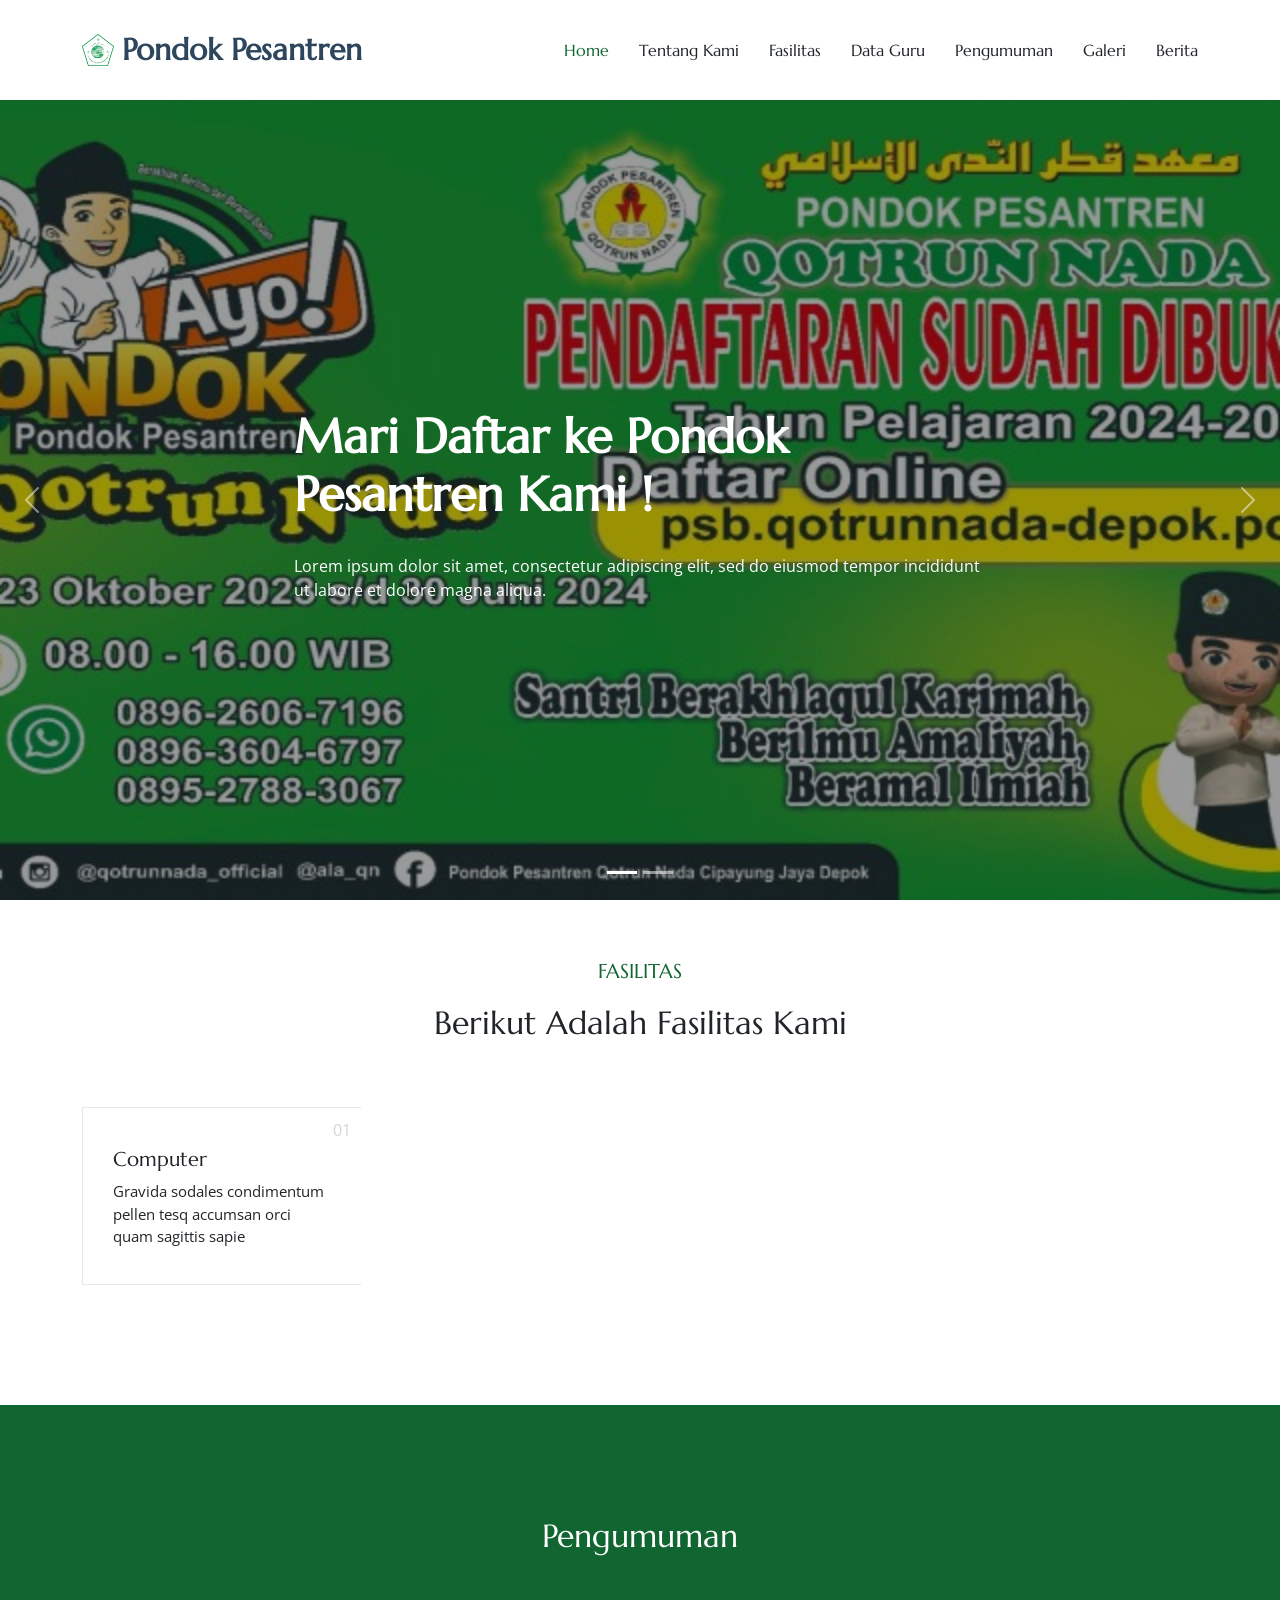
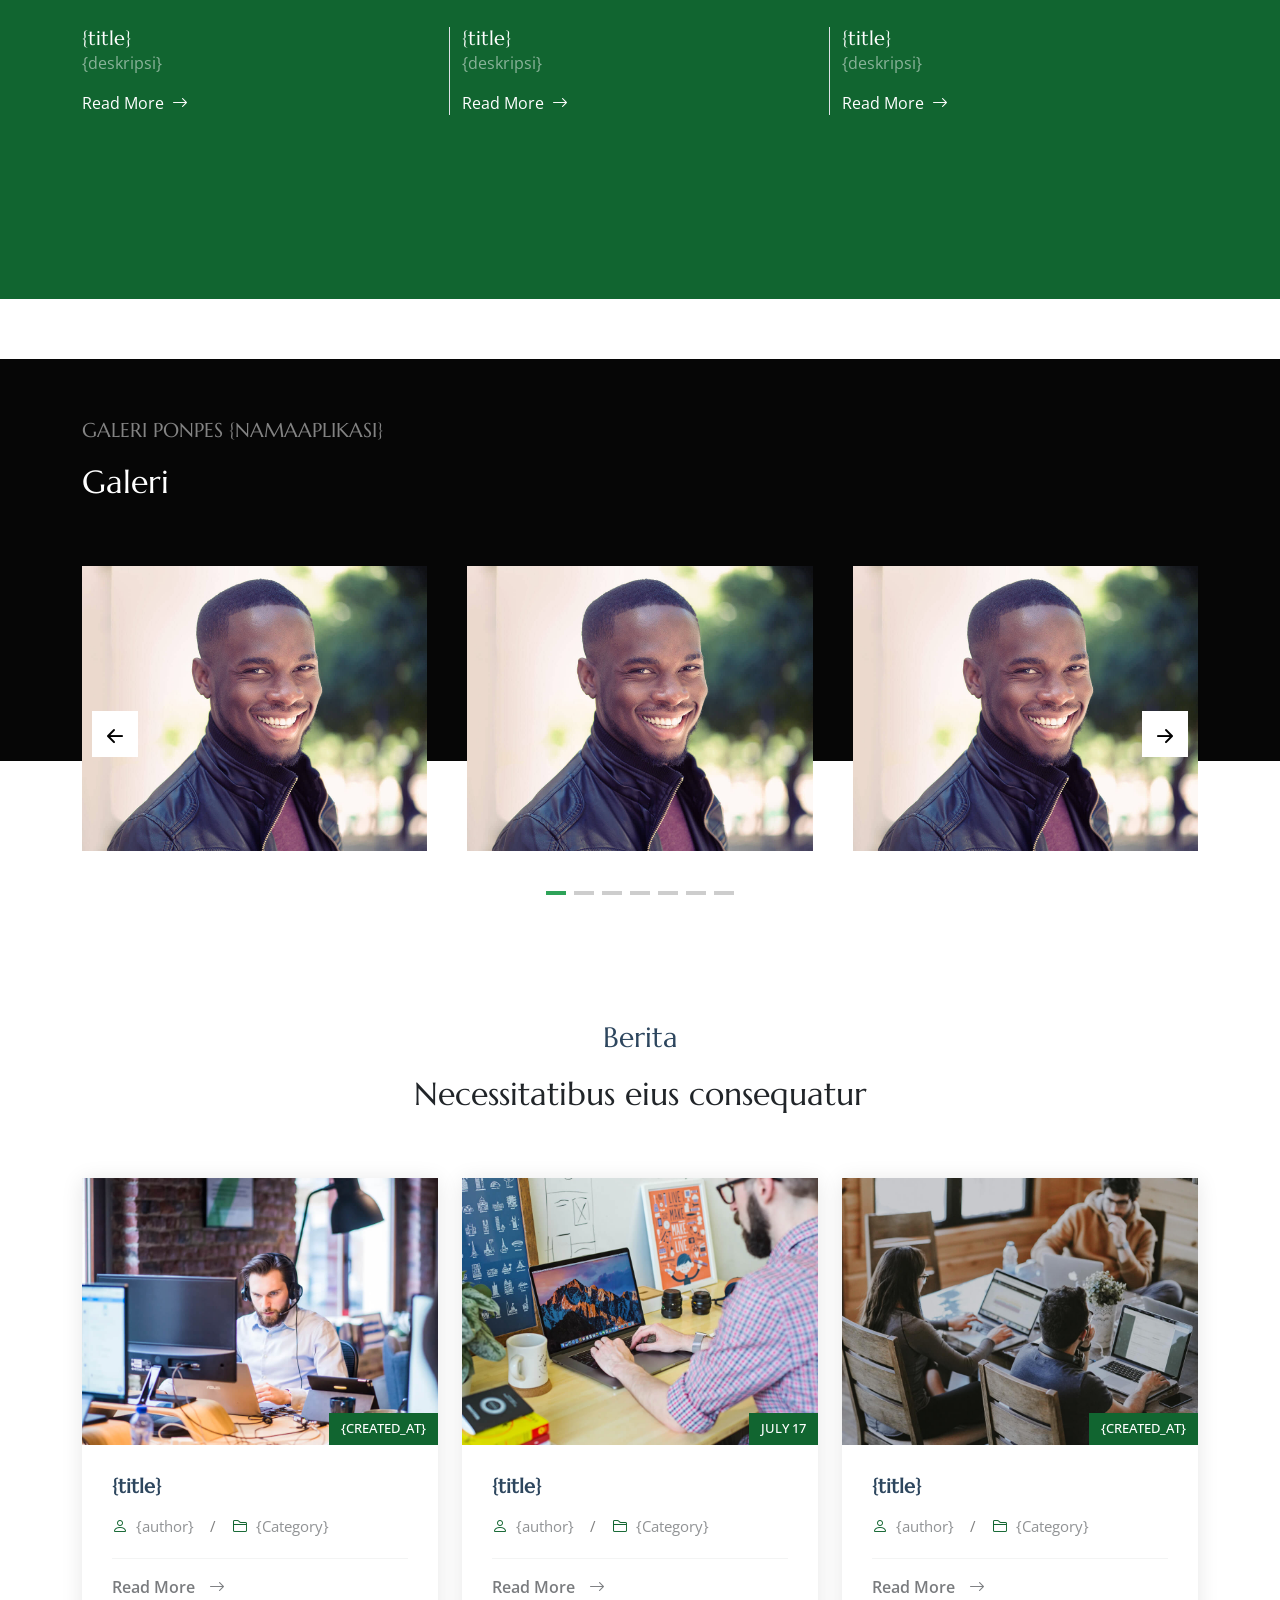
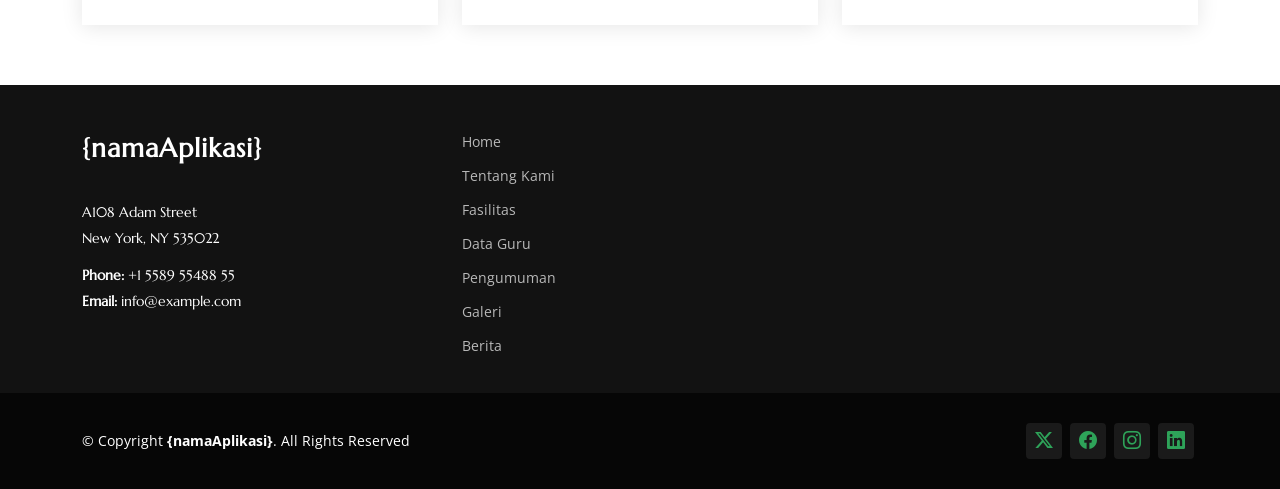
<file: public/ponpes/index.html>
<!DOCTYPE html>
<html lang="en">
  <head>
    <meta charset="utf-8" />
    <meta content="width=device-width, initial-scale=1.0" name="viewport" />
    <title>Pondok Pesantren</title>
    <meta content="" name="description" />
    <meta content="" name="keywords" />

    <!-- Favicons -->
    <link href="assets/img/favicon.png" rel="icon" />
    <link href="assets/img/apple-touch-icon.png" rel="apple-touch-icon" />

    <!-- Fonts -->
    <link href="https://fonts.googleapis.com" rel="preconnect" />
    <link href="https://fonts.gstatic.com" rel="preconnect" crossorigin />
    <link
      href="https://fonts.googleapis.com/css2?family=Open+Sans:ital,wght@0,300;0,400;0,500;0,600;0,700;0,800;1,300;1,400;1,500;1,600;1,700;1,800&family=Marcellus:wght@400&display=swap"
      rel="stylesheet"
    />

    <!-- Vendor CSS Files -->
    <link
      href="assets/vendor/bootstrap/css/bootstrap.min.css"
      rel="stylesheet"
    />
    <link
      href="assets/vendor/bootstrap-icons/bootstrap-icons.css"
      rel="stylesheet"
    />
    <link href="assets/vendor/aos/aos.css" rel="stylesheet" />
    <link href="assets/vendor/swiper/swiper-bundle.min.css" rel="stylesheet" />
    <link
      href="assets/vendor/glightbox/css/glightbox.min.css"
      rel="stylesheet"
    />

    <!-- Main CSS File -->
    <link href="assets/css/main.css" rel="stylesheet" />
  </head>

  <body class="index-page">
    <header
      id="header"
      class="header d-flex align-items-center position-relative"
    >
      <div
        class="container-fluid container-xl position-relative d-flex align-items-center justify-content-between"
      >
        <a href="index.html" class="logo d-flex align-items-center">
          <img src="assets/img/logo-pesantren.png" alt="ponpes" />
          <h1 class="sitename">Pondok Pesantren</h1>
        </a>

        <nav id="navmenu" class="navmenu">
          <ul>
            <li><a href="index.html" class="active">Home</a></li>
            <li><a href="about.html">Tentang Kami</a></li>
            <li><a href="#fasilitas">Fasilitas</a></li>
            <li><a href="data-guru.html">Data Guru</a></li>
            <li><a href="#pengumuman">Pengumuman</a></li>
            <li><a href="#galeri">Galeri</a></li>
            <li><a href="#berita">Berita</a></li>
          </ul>
          <i class="mobile-nav-toggle d-xl-none bi bi-list"></i>
        </nav>
      </div>
    </header>

    <main class="main">
      <!-- Hero Section -->
      <section id="hero" class="hero section dark-background">
        <div
          id="hero-carousel"
          class="carousel slide carousel-fade"
          data-bs-ride="carousel"
          data-bs-interval="5000"
        >
          <div class="carousel-item active">
            <img src="assets/img/hero-image1.jpeg" alt="" />
            <div class="carousel-container">
              <h2>Mari Daftar ke Pondok Pesantren Kami !</h2>
              <p>
                Lorem ipsum dolor sit amet, consectetur adipiscing elit, sed do
                eiusmod tempor incididunt ut labore et dolore magna aliqua.
              </p>
            </div>
          </div>

          <div class="carousel-item">
            <img src="assets/img/hero-image2.jpg" alt="" />
            <div class="carousel-container">
              <h2>Daftar Pesantren Kilat</h2>
              <p>
                Lorem ipsum, dolor sit amet consectetur adipisicing elit. Eum
                iusto laborum consectetur?
              </p>
            </div>
          </div>

          <a
            class="carousel-control-prev"
            href="#hero-carousel"
            role="button"
            data-bs-slide="prev"
          >
            <span
              class="carousel-control-prev-icon bi bi-chevron-left"
              aria-hidden="true"
            ></span>
          </a>

          <a
            class="carousel-control-next"
            href="#hero-carousel"
            role="button"
            data-bs-slide="next"
          >
            <span
              class="carousel-control-next-icon bi bi-chevron-right"
              aria-hidden="true"
            ></span>
          </a>

          <ol class="carousel-indicators"></ol>
        </div>
      </section>
      <!-- /Hero Section -->

      <!-- Services Section -->
      <section id="fasilitas" class="services section">
        <!-- Section Title -->
        <div class="container section-title" data-aos="fade-up">
          <h2>FASILITAS</h2>
          <p>Berikut Adalah Fasilitas Kami</p>
        </div>
        <!-- End Section Title -->
        <div class="content">
          <div class="container">
            <div class="row g-0">
              <div class="col-lg-3 col-md-6">
                <div class="service-item">
                  <span class="number">01</span>
                  <div class="service-item-icon"></div>
                  <div class="service-item-content">
                    <h3 class="service-heading">Computer</h3>
                    <p>
                      Gravida sodales condimentum pellen tesq accumsan orci quam
                      sagittis sapie
                    </p>
                  </div>
                </div>
              </div>
            </div>
          </div>
        </div>
      </section>
      <!-- /Services Section -->

      <!-- About Section -->
      <section id="pengumuman" class="about section">
        <div class="content">
          <div class="container">
            <div class="row">
              <div
                class="col-12 text-center"
                data-aos="fade-up"
                data-aos-delay="100"
              >
                <h2 class="content-title mb-4 text-center">Pengumuman</h2>
              </div>
            </div>
            <div class="row my-5">
              <div class="col-lg-4 mb-4 d-flex align-items-start border-end">
                <div class="w-100">
                  <h4 class="m-0 h5 text-white">{title}</h4>
                  <p class="text-white opacity-50">{deskripsi}</p>
                  <a
                    href="pengumuman-detail.html"
                    class="readmore stretched-link"
                  >
                    <span style="color: white">Read More</span
                    ><i class="bi bi-arrow-right"></i>
                  </a>
                </div>
              </div>
              <div class="col-lg-4 mb-4 d-flex align-items-start border-end">
                <div class="w-100">
                  <h4 class="m-0 h5 text-white">{title}</h4>
                  <p class="text-white opacity-50">{deskripsi}</p>
                  <a
                    href="pengumuman-detail.html"
                    class="readmore stretched-link"
                  >
                    <span style="color: white">Read More</span
                    ><i class="bi bi-arrow-right"></i>
                  </a>
                </div>
              </div>
              <div class="col-lg-4 mb-4 d-flex align-items-start">
                <div class="w-100">
                  <h4 class="m-0 h5 text-white">{title}</h4>
                  <p class="text-white opacity-50">{deskripsi}</p>
                  <a
                    href="pengumuman-detail.html"
                    class="readmore stretched-link"
                  >
                    <span style="color: white">Read More</span
                    ><i class="bi bi-arrow-right"></i>
                  </a>
                </div>
              </div>
              <!-- Tambahkan kolom lainnya di sini jika diperlukan -->
            </div>
          </div>
        </div>
      </section>

      <!-- Services 2 Section -->
      <section id="galeri" class="services-2 section dark-background">
        <!-- Section Title -->
        <div class="container section-title" data-aos="fade-up">
          <h2>Galeri Ponpes {namaAplikasi}</h2>
          <p>Galeri</p>
        </div>
        <!-- End Section Title -->

        <div class="services-carousel-wrap">
          <div class="container">
            <div class="swiper init-swiper">
              <script type="application/json" class="swiper-config">
                {
                  "loop": true,
                  "speed": 600,
                  "autoplay": {
                    "delay": 5000
                  },
                  "slidesPerView": "auto",
                  "pagination": {
                    "el": ".swiper-pagination",
                    "type": "bullets",
                    "clickable": true
                  },
                  "navigation": {
                    "nextEl": ".js-custom-next",
                    "prevEl": ".js-custom-prev"
                  },
                  "breakpoints": {
                    "320": {
                      "slidesPerView": 1,
                      "spaceBetween": 40
                    },
                    "1200": {
                      "slidesPerView": 3,
                      "spaceBetween": 40
                    }
                  }
                }
              </script>
              <button class="navigation-prev js-custom-prev">
                <i class="bi bi-arrow-left-short"></i>
              </button>
              <button class="navigation-next js-custom-next">
                <i class="bi bi-arrow-right-short"></i>
              </button>
              <div class="swiper-wrapper">
                <div class="swiper-slide">
                  <div class="service-item">
                    <div class="service-item-contents">
                      <a href="#">
                        <span class="service-item-category">{title}</span>
                        <h2 class="service-item-title"></h2>
                      </a>
                    </div>
                    <img
                      src="assets/img/dummy-guru.jpg"
                      alt="Image"
                      class="img-fluid"
                    />
                  </div>
                </div>
                <div class="swiper-slide">
                  <div class="service-item">
                    <div class="service-item-contents">
                      <a href="#">
                        <span class="service-item-category">{title}</span>
                        <h2 class="service-item-title"></h2>
                      </a>
                    </div>
                    <img
                      src="assets/img/dummy-guru.jpg"
                      alt="Image"
                      class="img-fluid"
                    />
                  </div>
                </div>
                <div class="swiper-slide">
                  <div class="service-item">
                    <div class="service-item-contents">
                      <a href="#">
                        <span class="service-item-category">{title}</span>
                        <h2 class="service-item-title"></h2>
                      </a>
                    </div>
                    <img
                      src="assets/img/dummy-guru.jpg"
                      alt="Image"
                      class="img-fluid"
                    />
                  </div>
                </div>

                <div class="swiper-slide">
                  <div class="service-item">
                    <div class="service-item-contents">
                      <a href="#">
                        <span class="service-item-category">{title}</span>
                        <h2 class="service-item-title"></h2>
                      </a>
                    </div>
                    <img
                      src="assets/img/dummy-guru.jpg"
                      alt="Image"
                      class="img-fluid"
                    />
                  </div>
                </div>
                <div class="swiper-slide">
                  <div class="service-item">
                    <div class="service-item-contents">
                      <a href="#">
                        <span class="service-item-category">{title}</span>
                        <h2 class="service-item-title"></h2>
                      </a>
                    </div>
                    <img
                      src="assets/img/dummy-guru.jpg"
                      alt="Image"
                      class="img-fluid"
                    />
                  </div>
                </div>
                <div class="swiper-slide">
                  <div class="service-item">
                    <div class="service-item-contents">
                      <a href="#">
                        <span class="service-item-category">{title}</span>
                        <h2 class="service-item-title"></h2>
                      </a>
                    </div>
                    <img
                      src="assets/img/dummy-guru.jpg"
                      alt="Image"
                      class="img-fluid"
                    />
                  </div>
                </div>
                <div class="swiper-slide">
                  <div class="service-item">
                    <div class="service-item-contents">
                      <a href="#">
                        <span class="service-item-category">{title}</span>
                        <h2 class="service-item-title"></h2>
                      </a>
                    </div>
                    <img
                      src="assets/img/dummy-guru.jpg"
                      alt="Image"
                      class="img-fluid"
                    />
                  </div>
                </div>
              </div>
              <div class="swiper-pagination"></div>
            </div>
          </div>
        </div>
      </section>
      <!-- /Services 2 Section -->

      <!-- Recent Posts Section -->
      <section id="berita" class="recent-posts section">
        <!-- Section Title -->
        <div class="container section-title" data-aos="fade-up">
          <h2>Berita</h2>
          <p>Necessitatibus eius consequatur</p>
        </div>
        <!-- End Section Title -->

        <div class="container">
          <div class="row gy-5">
            <div class="col-xl-4 col-md-6">
              <div
                class="post-item position-relative h-100"
                data-aos="fade-up"
                data-aos-delay="100"
              >
                <div class="post-img position-relative overflow-hidden">
                  <img
                    src="assets/img/blog/blog-1.jpg"
                    class="img-fluid"
                    alt=""
                  />
                  <span class="post-date">{created_at}</span>
                </div>

                <div class="post-content d-flex flex-column">
                  <h3 class="post-title">{title}</h3>

                  <div class="meta d-flex align-items-center">
                    <div class="d-flex align-items-center">
                      <i class="bi bi-person"></i>
                      <span class="ps-2">{author}</span>
                    </div>
                    <span class="px-3 text-black-50">/</span>
                    <div class="d-flex align-items-center">
                      <i class="bi bi-folder2"></i>
                      <span class="ps-2">{Category}</span>
                    </div>
                  </div>

                  <hr />

                  <a href="blog-details.html" class="readmore stretched-link"
                    ><span>Read More</span><i class="bi bi-arrow-right"></i
                  ></a>
                </div>
              </div>
            </div>
            <!-- End post item -->

            <div class="col-xl-4 col-md-6">
              <div
                class="post-item position-relative h-100"
                data-aos="fade-up"
                data-aos-delay="200"
              >
                <div class="post-img position-relative overflow-hidden">
                  <img
                    src="assets/img/blog/blog-2.jpg"
                    class="img-fluid"
                    alt=""
                  />
                  <span class="post-date">July 17</span>
                </div>

                <div class="post-content d-flex flex-column">
                  <h3 class="post-title">{title}</h3>

                  <div class="meta d-flex align-items-center">
                    <div class="d-flex align-items-center">
                      <i class="bi bi-person"></i>
                      <span class="ps-2">{author}</span>
                      <span class="px-3 text-black-50">/</span>
                      <div class="d-flex align-items-center">
                        <i class="bi bi-folder2"></i>
                        <span class="ps-2">{Category}</span>
                      </div>
                    </div>
                  </div>

                  <hr />

                  <a href="blog-details.html" class="readmore stretched-link"
                    ><span>Read More</span><i class="bi bi-arrow-right"></i
                  ></a>
                </div>
              </div>
            </div>
            <!-- End post item -->

            <div
              class="col-xl-4 col-md-6"
              data-aos="fade-up"
              data-aos-delay="300"
            >
              <div class="post-item position-relative h-100">
                <div class="post-img position-relative overflow-hidden">
                  <img
                    src="assets/img/blog/blog-3.jpg"
                    class="img-fluid"
                    alt=""
                  />
                  <span class="post-date">{created_at}</span>
                </div>

                <div class="post-content d-flex flex-column">
                  <h3 class="post-title">{title}</h3>

                  <div class="meta d-flex align-items-center">
                    <div class="d-flex align-items-center">
                      <i class="bi bi-person"></i>
                      <span class="ps-2">{author}</span>
                      <span class="px-3 text-black-50">/</span>
                      <div class="d-flex align-items-center">
                        <i class="bi bi-folder2"></i>
                        <span class="ps-2">{Category}</span>
                      </div>
                    </div>
                  </div>

                  <hr />

                  <a href="blog-details.html" class="readmore stretched-link"
                    ><span>Read More</span><i class="bi bi-arrow-right"></i
                  ></a>
                </div>
              </div>
            </div>
            <!-- End post item -->
          </div>
        </div>
      </section>
      <!-- /Recent Posts Section -->
    </main>

    <footer id="footer" class="footer dark-background">
      <div class="footer-top">
        <div class="container">
          <div class="row gy-4">
            <div class="col-lg-4 col-md-6 footer-about">
              <a href="index.html" class="logo d-flex align-items-center">
                <span class="sitename">{namaAplikasi}</span>
              </a>
              <div class="footer-contact pt-3">
                <p>A108 Adam Street</p>
                <p>New York, NY 535022</p>
                <p class="mt-3">
                  <strong>Phone:</strong> <span>+1 5589 55488 55</span>
                </p>
                <p><strong>Email:</strong> <span>info@example.com</span></p>
              </div>
            </div>

            <div class="col-lg-2 col-md-3 footer-links">
              <ul>
                <li><a href="index.html" class="active">Home</a></li>
                <li><a href="about.html">Tentang Kami</a></li>
                <li><a href="#fasilitas">Fasilitas</a></li>
                <li><a href="data-guru.html">Data Guru</a></li>
                <li><a href="#pengumuman">Pengumuman</a></li>
                <li><a href="#galeri">Galeri</a></li>
                <li><a href="#berita">Berita</a></li>
              </ul>
            </div>
          </div>
        </div>
      </div>

      <div class="copyright text-center">
        <div
          class="container d-flex flex-column flex-lg-row justify-content-center justify-content-lg-between align-items-center"
        >
          <div
            class="d-flex flex-column align-items-center align-items-lg-start"
          >
            <div>
              © Copyright <strong><span>{namaAplikasi}</span></strong
              >. All Rights Reserved
            </div>
          </div>

          <div class="social-links order-first order-lg-last mb-3 mb-lg-0">
            <a href=""><i class="bi bi-twitter-x"></i></a>
            <a href=""><i class="bi bi-facebook"></i></a>
            <a href=""><i class="bi bi-instagram"></i></a>
            <a href=""><i class="bi bi-linkedin"></i></a>
          </div>
        </div>
      </div>
    </footer>

    <!-- Scroll Top -->
    <a
      href="#"
      id="scroll-top"
      class="scroll-top d-flex align-items-center justify-content-center"
      ><i class="bi bi-arrow-up-short"></i
    ></a>

    <!-- Preloader -->
    <div id="preloader"></div>

    <!-- Vendor JS Files -->
    <script src="assets/vendor/bootstrap/js/bootstrap.bundle.min.js"></script>
    <script src="assets/vendor/php-email-form/validate.js"></script>
    <script src="assets/vendor/aos/aos.js"></script>
    <script src="assets/vendor/swiper/swiper-bundle.min.js"></script>
    <script src="assets/vendor/glightbox/js/glightbox.min.js"></script>

    <!-- Main JS File -->
    <script src="assets/js/main.js"></script>
  </body>
</html>
</file>
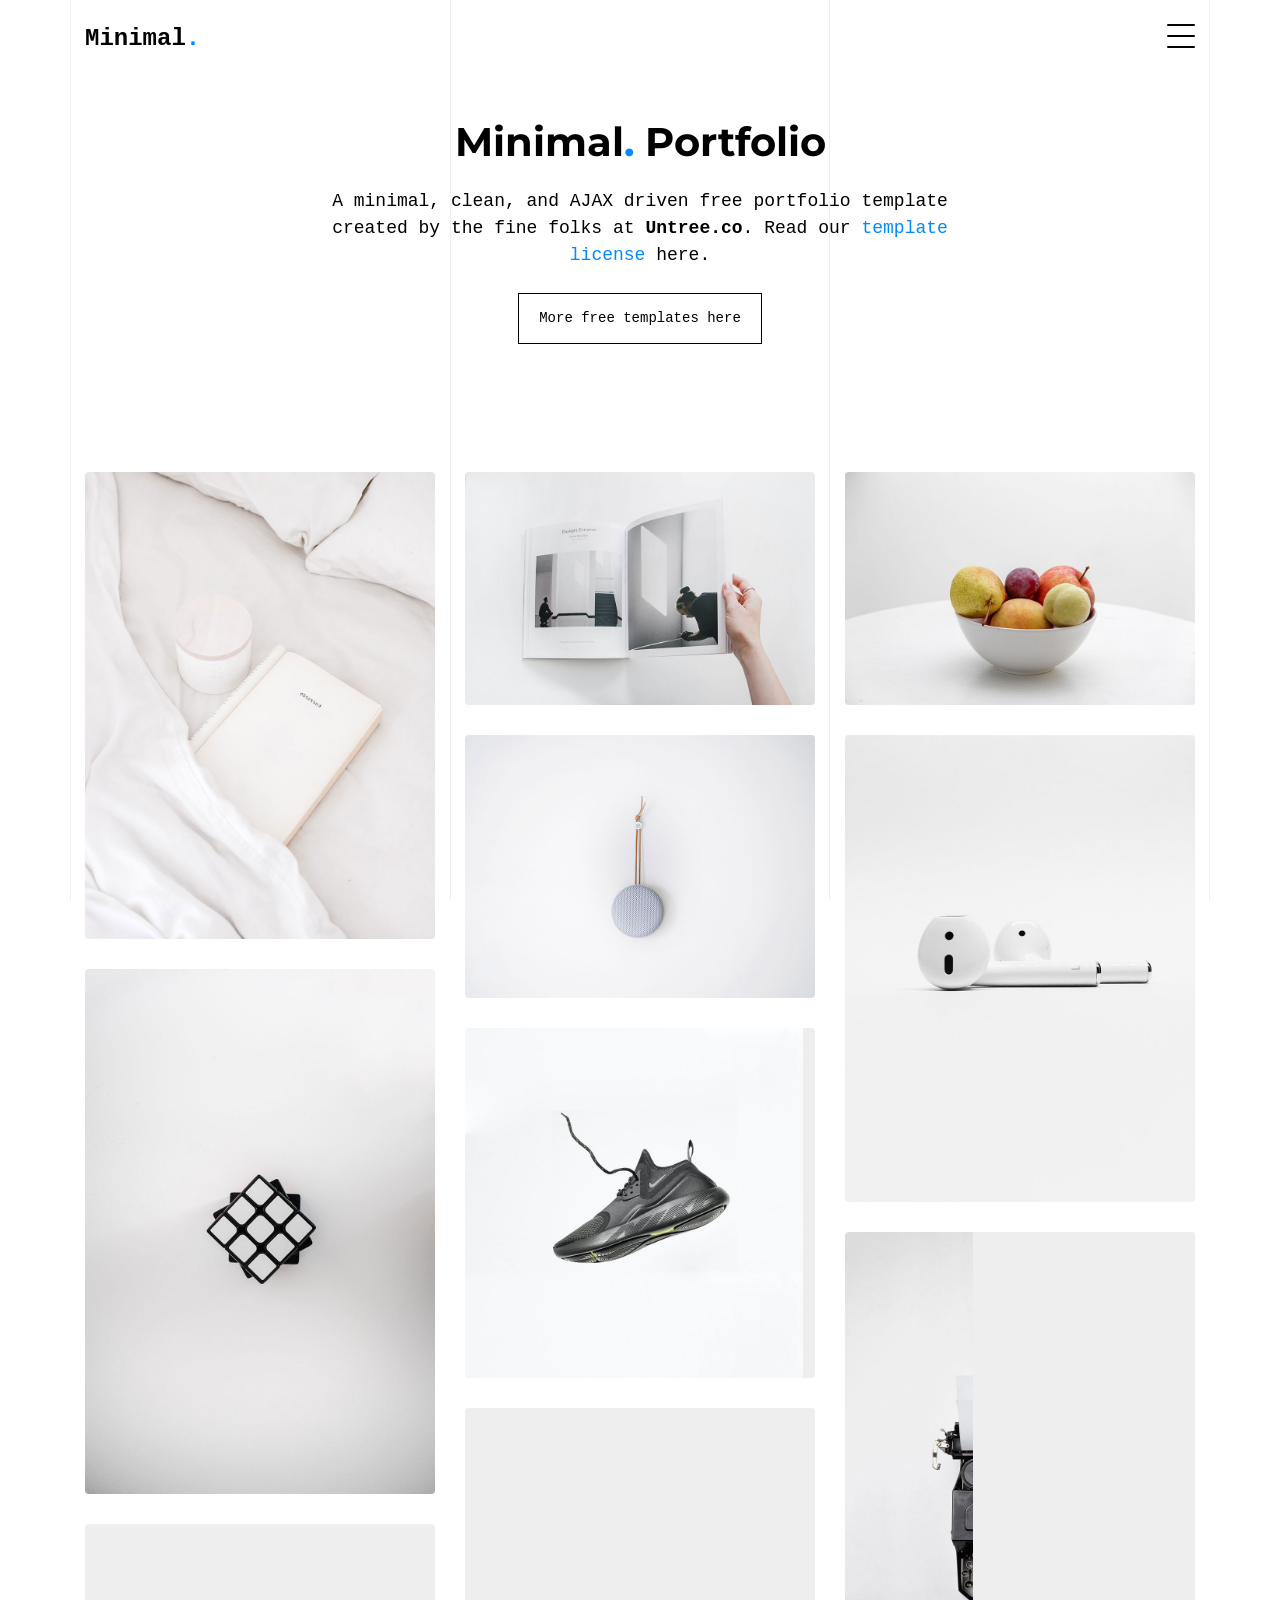
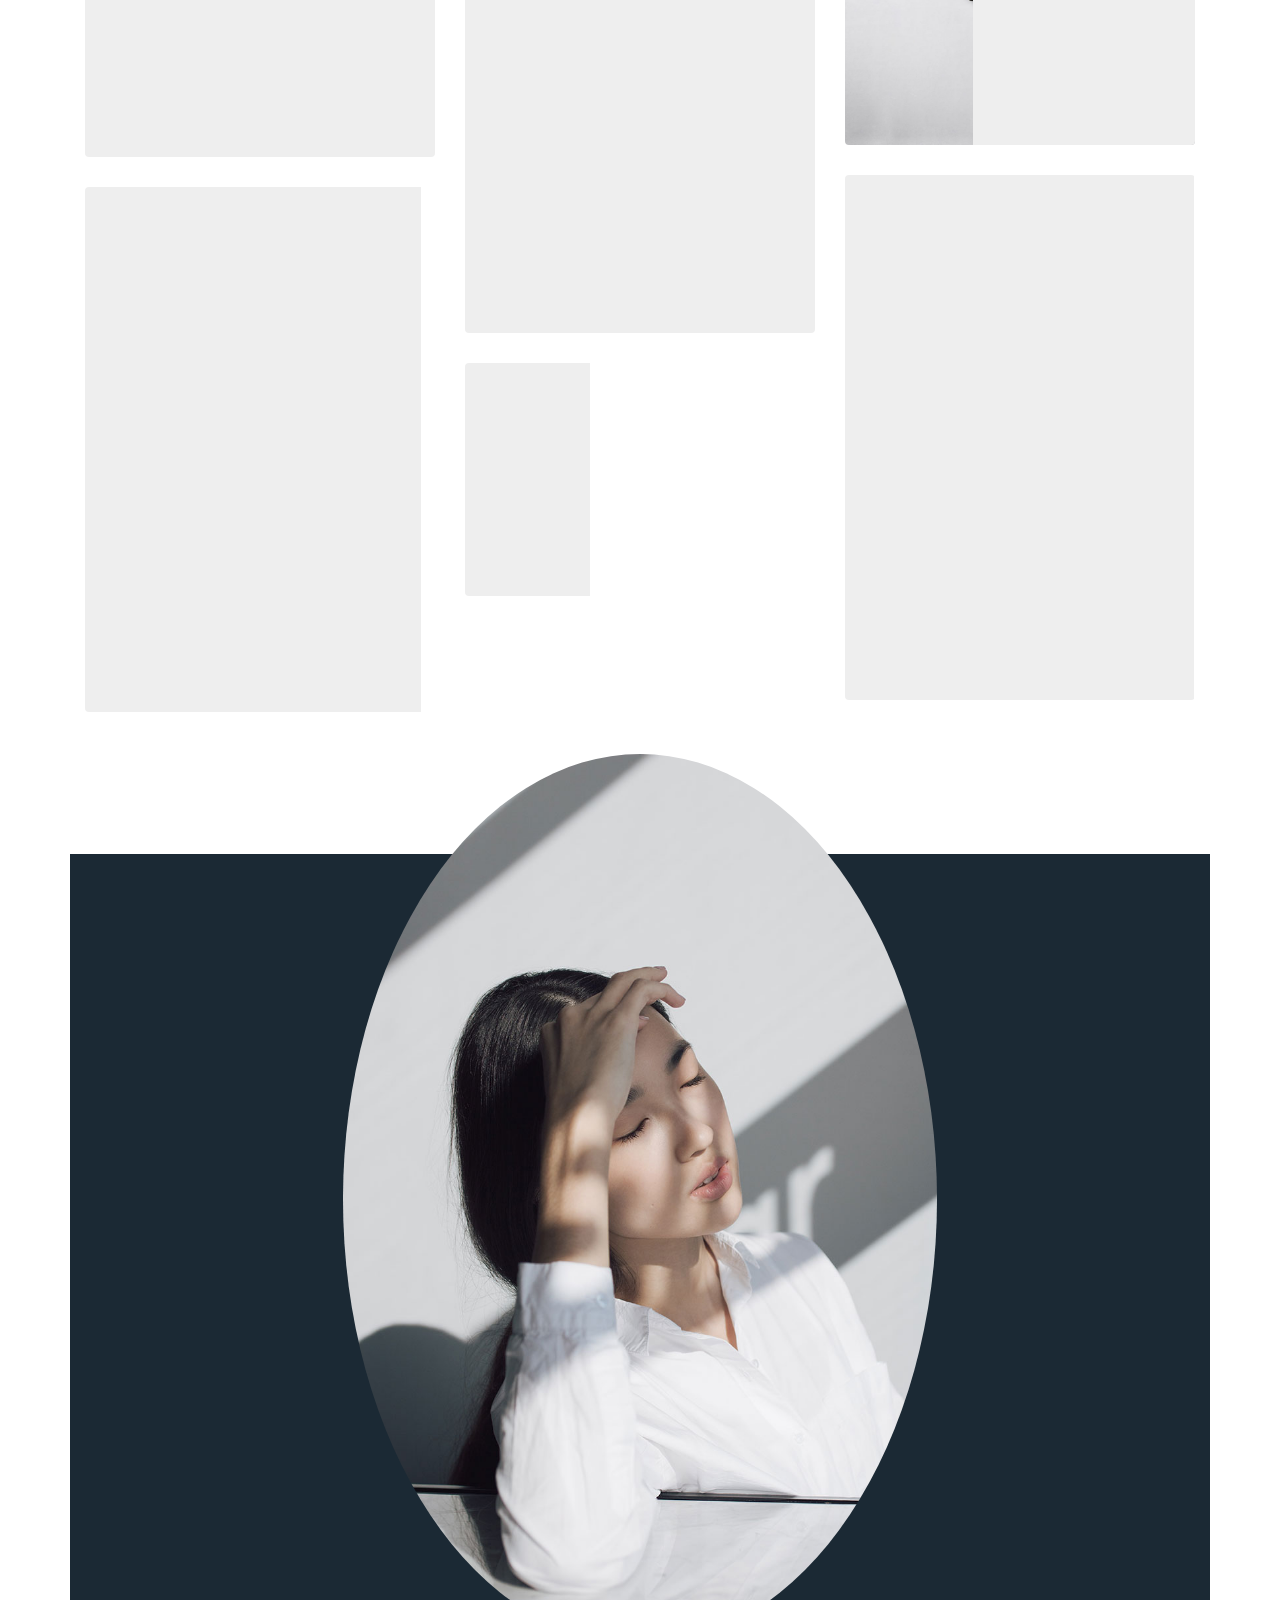
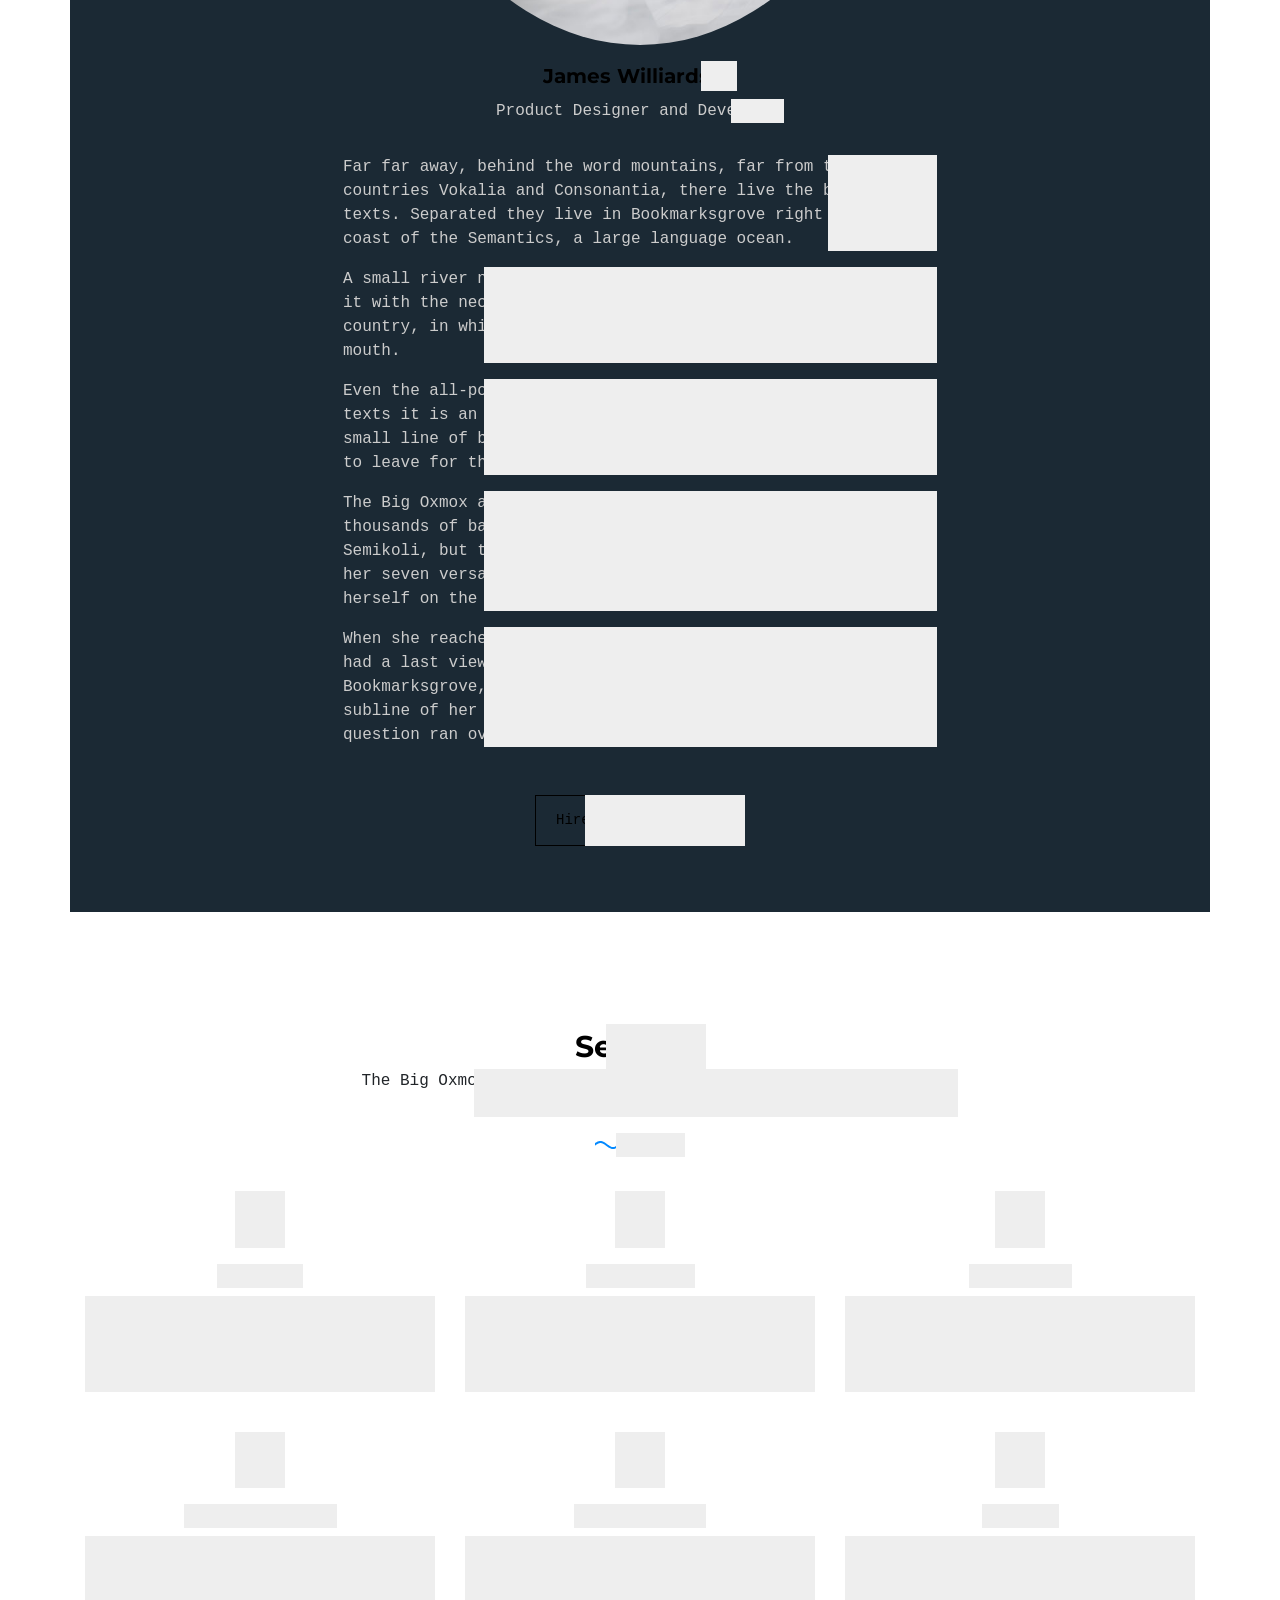
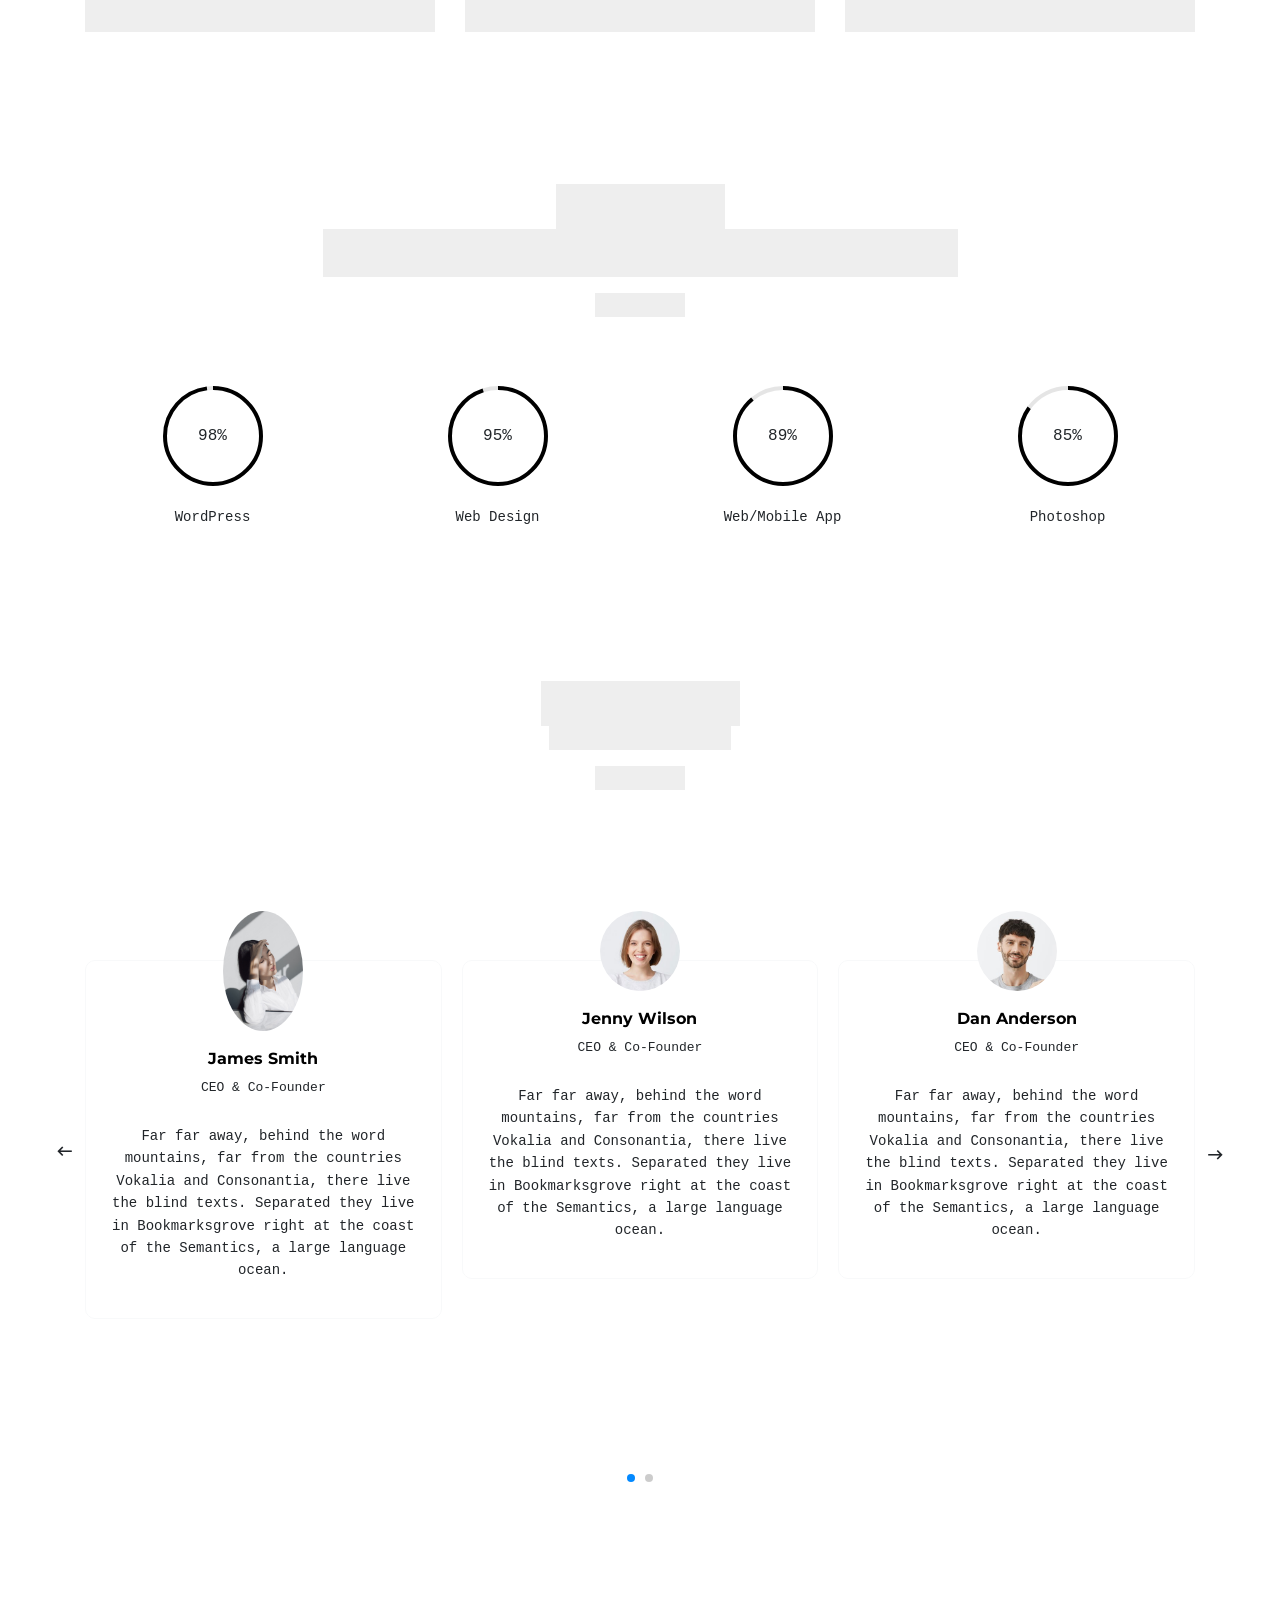
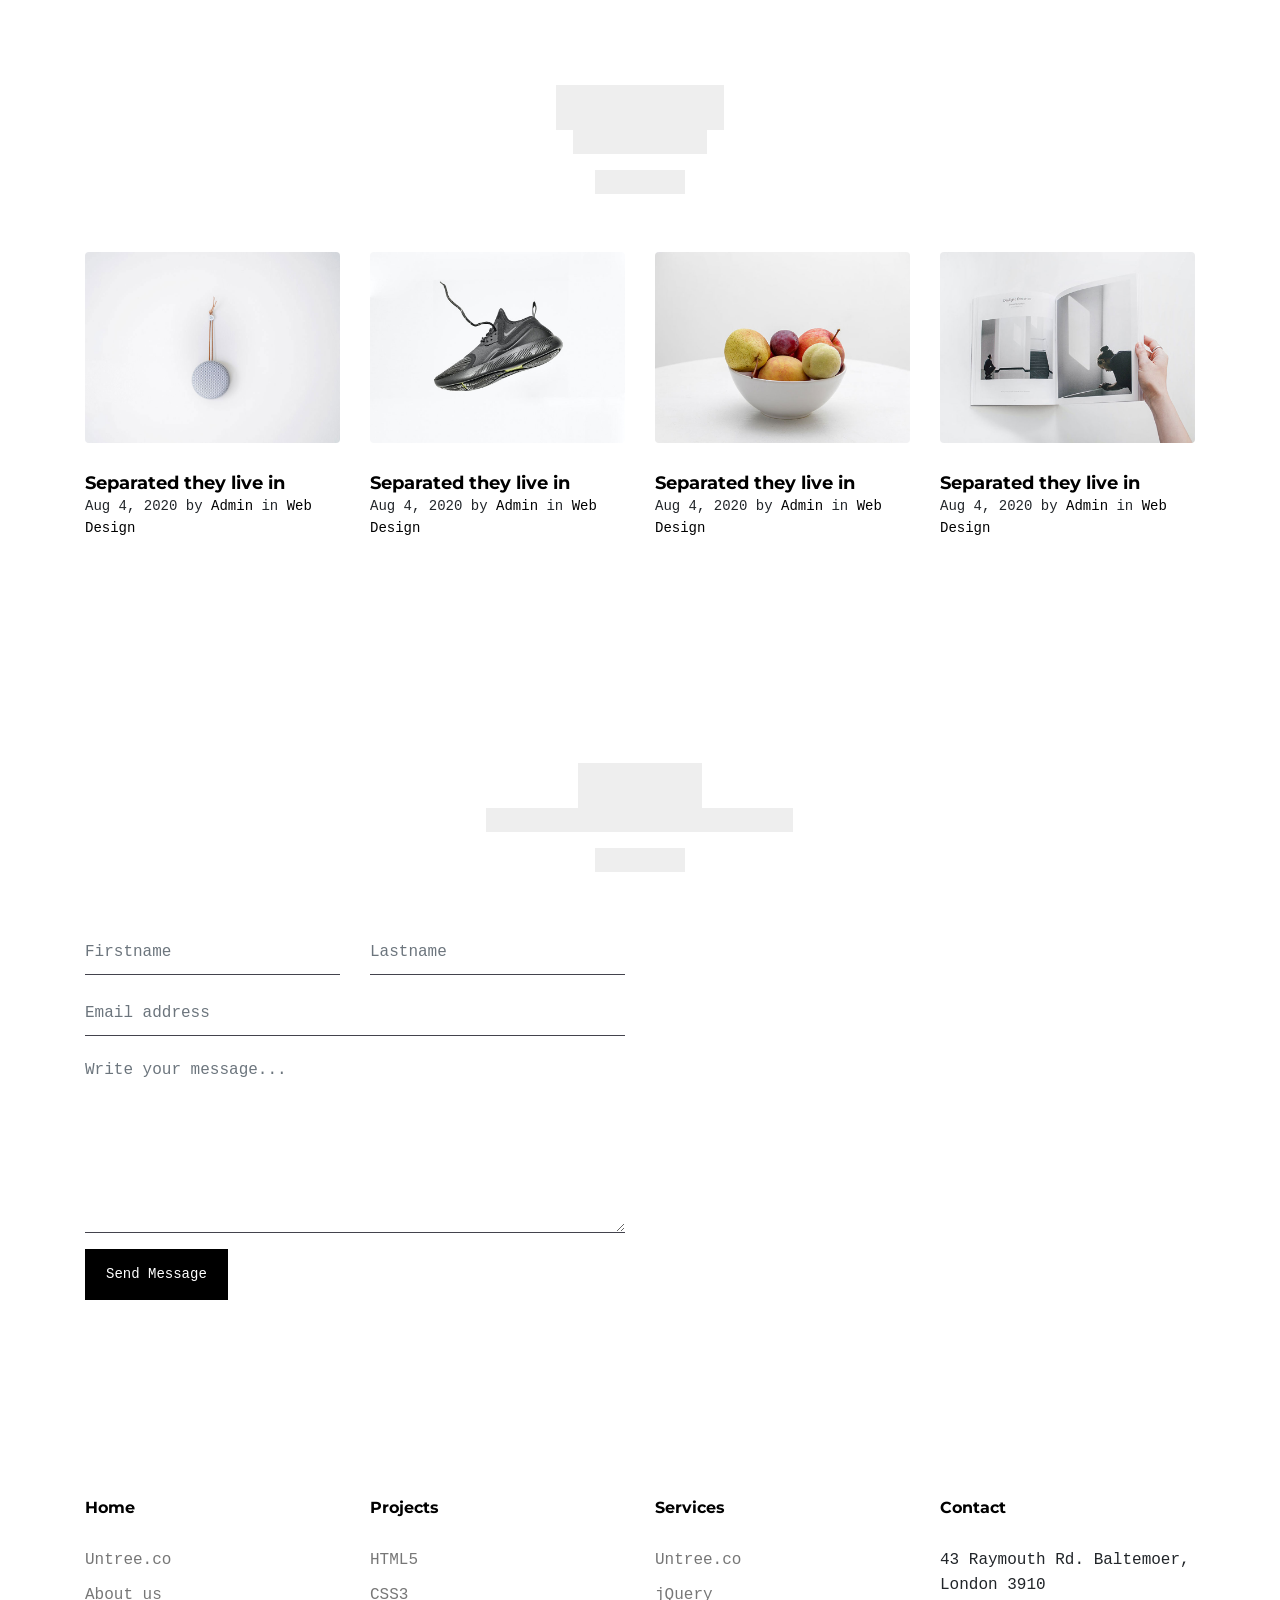
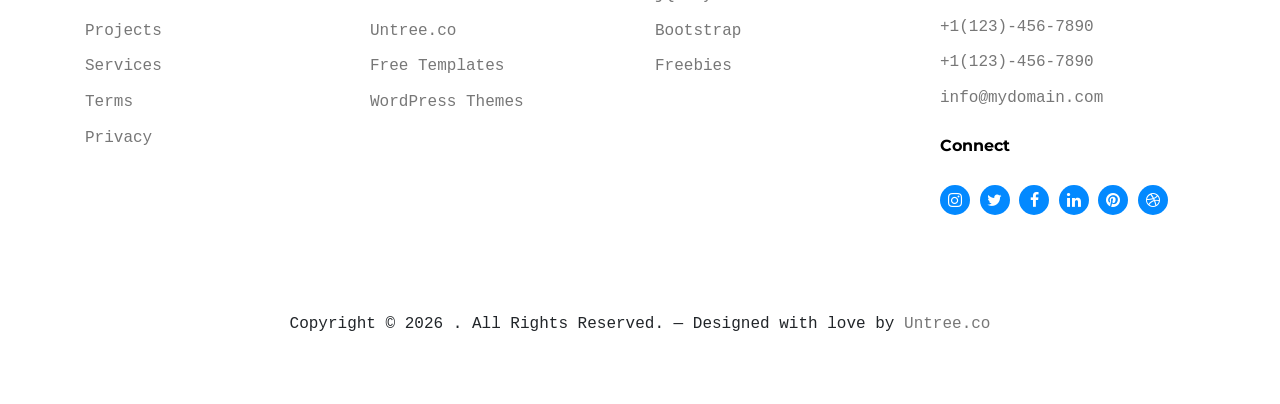
<file: public/untree_minimal/index.html>
<!-- /*
* Template Name: Minimal
* Template Author: Untree.co
* Author URI: https://untree.co/
* License: https://creativecommons.org/licenses/by/3.0/
*/ -->
<!DOCTYPE html>
<html lang="en">
  <head>
    <meta charset="utf-8" />
    <meta
      name="viewport"
      content="width=device-width, initial-scale=1, shrink-to-fit=no"
    />
    <meta name="author" content="Untree.co" />
    <link rel="shortcut icon" href="favicon.png" />

    <meta name="description" content="" />
    <meta name="keywords" content="" />

    <link rel="preconnect" href="https://fonts.googleapis.com" />
    <link rel="preconnect" href="https://fonts.gstatic.com" crossorigin />
    <link
      href="https://fonts.googleapis.com/css2?family=Montserrat:wght@400;700&family=PT+Mono&display=swap"
      rel="stylesheet"
    />

    <link rel="stylesheet" href="css/bootstrap.min.css" />
    <link rel="stylesheet" href="css/owl.carousel.min.css" />
    <link rel="stylesheet" href="css/owl.theme.default.min.css" />
    <link rel="stylesheet" href="css/jquery.fancybox.min.css" />
    <link rel="stylesheet" href="fonts/icomoon/style.css" />
    <link rel="stylesheet" href="fonts/flaticon/font/flaticon.css" />
    <link rel="stylesheet" href="css/aos.css" />
    <link rel="stylesheet" href="css/style.css" />

    <title>Minimal Free HTML Template by Untree.co</title>
  </head>

  <body data-spy="scroll" data-target=".site-navbar-target" data-offset="100">
    <div class="lines-wrap">
      <div class="lines-inner">
        <div class="lines"></div>
      </div>
    </div>
    <!-- END lines -->

    <div class="site-mobile-menu site-navbar-target">
      <div class="site-mobile-menu-header">
        <div class="site-mobile-menu-close">
          <span class="icofont-close js-menu-toggle"></span>
        </div>
      </div>
      <div class="site-mobile-menu-body"></div>
    </div>

    <nav class="site-nav dark mb-5 site-navbar-target">
      <div class="container">
        <div class="site-navigation">
          <a href="index.html" class="logo m-0"
            >Minimal<span class="text-primary">.</span></a
          >

          <ul
            class="js-clone-nav d-none d-lg-inline-none site-menu float-right site-nav-wrap"
          >
            <li><a href="#home-section" class="nav-link active">Home</a></li>
            <li><a href="#portfolio-section" class="nav-link">Portfolio</a></li>
            <li class="has-children">
              <a href="#about-section" class="nav-link">About</a>
              <ul class="dropdown">
                <li><a href="elements.html" class="nav-link">Elements</a></li>
                <li class="has-children">
                  <a href="#">Menu Two</a>
                  <ul class="dropdown">
                    <li><a href="#" class="nav-link">Sub Menu One</a></li>
                    <li><a href="#" class="nav-link">Sub Menu Two</a></li>
                    <li><a href="#" class="nav-link">Sub Menu Three</a></li>
                  </ul>
                </li>
                <li><a href="#" class="nav-link">Menu Three</a></li>
              </ul>
            </li>
            <li><a href="#services-section" class="nav-link">Services</a></li>

            <li><a href="#contact-section" class="nav-link">Contact us</a></li>
          </ul>

          <a
            href="#"
            class="burger ml-auto float-right site-menu-toggle js-menu-toggle d-inline-block d-lg-inline-block"
            data-toggle="collapse"
            data-target="#main-navbar"
          >
            <span></span>
          </a>
        </div>
      </div>
    </nav>

    <div class="untree_co-section pb-0" id="home-section">
      <div class="container">
        <div class="row justify-content-center text-center">
          <div class="col-md-7">
            <h1 class="heading gsap-reveal-hero mb-3">
              <strong
                >Minimal<span class="text-primary">.</span> Portfolio</strong
              >
            </h1>
            <h2 class="subheading gsap-reveal-hero mb-4">
              A minimal, clean, and AJAX driven free portfolio template created
              by the fine folks at <strong>Untree.co</strong>. Read our
              <a href="https://untree.co/license" target="_blank"
                >template license</a
              >
              here.
            </h2>
            <p class="gsap-reveal-hero">
              <a
                href="https://untree.co/"
                target="_blank"
                class="btn btn-outline-black"
                >More free templates here</a
              >
            </p>
          </div>
        </div>
      </div>
    </div>

    <div
      class="untree_co-section untree_co-section-4 pb-0"
      id="portfolio-section"
    >
      <div class="container">
        <div class="relative">
          <div class="loader-portfolio-wrap">
            <div class="loader-portfolio"></div>
          </div>
        </div>
        <div id="portfolio-single-holder"></div>

        <div class="portfolio-wrapper">
          <div id="posts" class="row">
            <div
              class="item web branding col-sm-6 col-md-6 col-lg-4 isotope-mb-2"
            >
              <a
                href="portfolio-single-1.html"
                class="portfolio-item ajax-load-page isotope-item gsap-reveal-img"
                data-id="1"
              >
                <div class="overlay">
                  <span class="wrap-icon icon-link2"></span>
                  <div class="portfolio-item-content">
                    <h3>Obsessed Book</h3>
                    <p>web, branding</p>
                  </div>
                </div>
                <img
                  src="images/img_1.jpg"
                  class="lazyload img-fluid"
                  alt="Images"
                />
              </a>
            </div>

            <div
              class="item web branding col-sm-6 col-md-6 col-lg-4 isotope-mb-2"
            >
              <a
                href="portfolio-single-2.html"
                class="portfolio-item ajax-load-page isotope-item gsap-reveal-img"
                data-id="2"
              >
                <div class="overlay">
                  <span class="wrap-icon icon-link2"></span>
                  <div class="portfolio-item-content">
                    <h3>Book Binding</h3>
                    <p>illustration, application</p>
                  </div>
                </div>
                <img
                  src="images/img_2.jpg"
                  class="lazyload img-fluid"
                  alt="Images"
                />
              </a>
            </div>

            <div
              class="item web branding col-sm-6 col-md-6 col-lg-4 isotope-mb-2"
            >
              <a
                href="portfolio-single-3.html"
                class="portfolio-item ajax-load-page isotope-item gsap-reveal-img"
                data-id="3"
              >
                <div class="overlay">
                  <span class="wrap-icon icon-link2"></span>
                  <div class="portfolio-item-content">
                    <h3>Fresh Fruits</h3>
                    <p>web, branding</p>
                  </div>
                </div>
                <img
                  src="images/img_3.jpg"
                  class="lazyload img-fluid"
                  alt="Images"
                />
              </a>
            </div>

            <div
              class="item web branding col-sm-6 col-md-6 col-lg-4 isotope-mb-2"
            >
              <a
                href="portfolio-single-3.html"
                class="portfolio-item ajax-load-page isotope-item gsap-reveal-img"
                data-id="3"
              >
                <div class="overlay">
                  <span class="wrap-icon icon-link2"></span>
                  <div class="portfolio-item-content">
                    <h3>Powerful Speaker</h3>
                    <p>web, branding</p>
                  </div>
                </div>
                <img
                  src="images/img_4.jpg"
                  class="lazyload img-fluid"
                  alt="Images"
                />
              </a>
            </div>

            <div
              class="item web branding col-sm-6 col-md-6 col-lg-4 isotope-mb-2"
            >
              <a
                href="portfolio-single-3.html"
                class="portfolio-item ajax-load-page isotope-item gsap-reveal-img"
                data-id="3"
              >
                <div class="overlay">
                  <span class="wrap-icon icon-link2"></span>
                  <div class="portfolio-item-content">
                    <h3>Wireless Headset</h3>
                    <p>web, branding</p>
                  </div>
                </div>
                <img
                  src="images/img_5.jpg"
                  class="lazyload img-fluid"
                  alt="Images"
                />
              </a>
            </div>

            <div
              class="item web branding col-sm-6 col-md-6 col-lg-4 isotope-mb-2"
            >
              <a
                href="portfolio-single-1.html"
                class="portfolio-item ajax-load-page isotope-item gsap-reveal-img"
                data-id="1"
              >
                <div class="overlay">
                  <span class="wrap-icon icon-link2"></span>
                  <div class="portfolio-item-content">
                    <h3>Black & White Cubic</h3>
                    <p>web, branding</p>
                  </div>
                </div>
                <img
                  src="images/img_6.jpg"
                  class="lazyload img-fluid"
                  alt="Images"
                />
              </a>
            </div>

            <div
              class="item web branding col-sm-6 col-md-6 col-lg-4 isotope-mb-2"
            >
              <a
                href="portfolio-single-2.html"
                class="portfolio-item ajax-load-page isotope-item gsap-reveal-img"
                data-id="2"
              >
                <div class="overlay">
                  <span class="wrap-icon icon-link2"></span>
                  <div class="portfolio-item-content">
                    <h3>Nike Shoe</h3>
                    <p>illustration, application</p>
                  </div>
                </div>
                <img
                  src="images/img_7.jpg"
                  class="lazyload img-fluid"
                  alt="Images"
                />
              </a>
            </div>

            <div
              class="item web branding col-sm-6 col-md-6 col-lg-4 isotope-mb-2"
            >
              <a
                href="portfolio-single-3.html"
                class="portfolio-item ajax-load-page isotope-item gsap-reveal-img"
                data-id="3"
              >
                <div class="overlay">
                  <span class="wrap-icon icon-link2"></span>
                  <div class="portfolio-item-content">
                    <h3>Old Typewriter</h3>
                    <p>web, branding</p>
                  </div>
                </div>
                <img
                  src="images/img_8.jpg"
                  class="lazyload img-fluid"
                  alt="Images"
                />
              </a>
            </div>

            <div
              class="item web branding col-sm-6 col-md-6 col-lg-4 isotope-mb-2"
            >
              <a
                href="portfolio-single-3.html"
                class="portfolio-item ajax-load-page isotope-item gsap-reveal-img"
                data-id="3"
              >
                <div class="overlay">
                  <span class="wrap-icon icon-link2"></span>
                  <div class="portfolio-item-content">
                    <h3>Walking Man</h3>
                    <p>web, branding</p>
                  </div>
                </div>
                <img
                  src="images/img_9.jpg"
                  class="lazyload img-fluid"
                  alt="Images"
                />
              </a>
            </div>

            <div
              class="item web branding col-sm-6 col-md-6 col-lg-4 isotope-mb-2"
            >
              <a
                href="portfolio-single-3.html"
                class="portfolio-item ajax-load-page isotope-item gsap-reveal-img"
                data-id="3"
              >
                <div class="overlay">
                  <span class="wrap-icon icon-link2"></span>
                  <div class="portfolio-item-content">
                    <h3>Progress Journal</h3>
                    <p>web, branding</p>
                  </div>
                </div>
                <img
                  src="images/img_10.jpg"
                  class="lazyload img-fluid"
                  alt="Images"
                />
              </a>
            </div>

            <div
              class="item web branding col-sm-6 col-md-6 col-lg-4 isotope-mb-2"
            >
              <a
                href="portfolio-single-3.html"
                class="portfolio-item ajax-load-page isotope-item gsap-reveal-img"
                data-id="3"
              >
                <div class="overlay">
                  <span class="wrap-icon icon-link2"></span>
                  <div class="portfolio-item-content">
                    <h3>The Dog</h3>
                    <p>web, branding</p>
                  </div>
                </div>
                <img
                  src="images/img_11.jpg"
                  class="lazyload img-fluid"
                  alt="Images"
                />
              </a>
            </div>

            <div
              class="item web branding col-sm-6 col-md-6 col-lg-4 isotope-mb-2"
            >
              <a
                href="portfolio-single-3.html"
                class="portfolio-item ajax-load-page isotope-item gsap-reveal-img"
                data-id="3"
              >
                <div class="overlay">
                  <span class="wrap-icon icon-link2"></span>
                  <div class="portfolio-item-content">
                    <h3>Beautiful Woman</h3>
                    <p>web, branding</p>
                  </div>
                </div>
                <img
                  src="images/img_12.jpg"
                  class="lazyload img-fluid"
                  alt="Images"
                />
              </a>
            </div>

            <div
              class="item web branding col-sm-6 col-md-6 col-lg-4 isotope-mb-2"
            >
              <a
                href="portfolio-single-3.html"
                class="portfolio-item ajax-load-page isotope-item gsap-reveal-img"
                data-id="3"
              >
                <div class="overlay">
                  <span class="wrap-icon icon-link2"></span>
                  <div class="portfolio-item-content">
                    <h3>Book Binding</h3>
                    <p>web, branding</p>
                  </div>
                </div>
                <img
                  src="images/img_2.jpg"
                  class="lazyload img-fluid"
                  alt="Images"
                />
              </a>
            </div>
          </div>
        </div>

        <!-- </div>
        </div> -->
      </div>
    </div>

    <div class="untree_co-section pb-0" id="about-section">
      <div class="container">
        <div class="row justify-content-center mb-3">
          <div class="col-lg-7 mx-auto text-center author-wrap">
            <img
              src="images/person_1.jpg"
              alt="Image"
              class="img-fluid rounded-circle mb-3"
            />
            <h3 class="text-black h5 font-weight-bold mb-2 gsap-reveal-hero">
              James Williardson
            </h3>
            <p class="gsap-reveal-hero">Product Designer and Developer</p>
          </div>
        </div>

        <div class="row justify-content-center">
          <div class="col-lg-7">
            <p class="gsap-reveal-hero">
              Far far away, behind the word mountains, far from the countries
              Vokalia and Consonantia, there live the blind texts. Separated
              they live in Bookmarksgrove right at the coast of the Semantics, a
              large language ocean.
            </p>

            <p class="gsap-reveal-hero">
              A small river named Duden flows by their place and supplies it
              with the necessary regelialia. It is a paradisematic country, in
              which roasted parts of sentences fly into your mouth.
            </p>

            <p class="gsap-reveal-hero">
              Even the all-powerful Pointing has no control about the blind
              texts it is an almost unorthographic life One day however a small
              line of blind text by the name of Lorem Ipsum decided to leave for
              the far World of Grammar.
            </p>

            <p class="gsap-reveal-hero">
              The Big Oxmox advised her not to do so, because there were
              thousands of bad Commas, wild Question Marks and devious Semikoli,
              but the Little Blind Text didn’t listen. She packed her seven
              versalia, put her initial into the belt and made herself on the
              way.
            </p>

            <p class="gsap-reveal-hero mb-5">
              When she reached the first hills of the Italic Mountains, she had
              a last view back on the skyline of her hometown Bookmarksgrove,
              the headline of Alphabet Village and the subline of her own road,
              the Line Lane. Pityful a rethoric question ran over her cheek,
              then she continued her way.
            </p>

            <p class="gsap-reveal-hero text-center">
              <a
                href="https://untree.co/"
                target="_blank"
                class="btn btn-outline-black"
                >Hire Me at Untree.co</a
              >
            </p>
          </div>
        </div>
      </div>
    </div>

    <div class="untree_co-section pb-0" id="services-section">
      <div class="container">
        <div class="row mb-4">
          <div class="col-lg-7 text-center mx-auto">
            <h2 class="section-heading gsap-reveal-hero mb-0">
              <strong>Services</strong>
            </h2>
            <p class="gsap-reveal-hero">
              The Big Oxmox advised her not to do so, because there were
              thousands of bad Commas.
            </p>
            <div class="wave gsap-reveal-hero">
              <svg>
                <path d="M10,10 L50,100 L90,50" stroke="#0389ff"></path>
              </svg>
            </div>
          </div>
        </div>

        <div class="row">
          <div class="col-6 col-sm-6 col-md-6 col-lg-4 mb-4">
            <div class="service text-center">
              <div class="gsap-reveal-hero mb-3">
                <span class="icon-service"
                  ><img
                    src="images/svg/service-icon-7.svg"
                    alt="Image"
                    class="img-fluid"
                /></span>
              </div>
              <h3 class="gsap-reveal-hero">Marketing</h3>
              <p class="gsap-reveal-hero">
                Far far away, behind the word mountains, far from the countries
                Vokalia and Consonantia, there live the blind texts.
              </p>
            </div>
          </div>
          <div class="col-6 col-sm-6 col-md-6 col-lg-4 mb-4">
            <div class="service text-center">
              <div class="gsap-reveal-hero mb-3">
                <span class="icon-service"
                  ><img
                    src="images/svg/service-icon-6.svg"
                    alt="Image"
                    class="img-fluid"
                /></span>
              </div>
              <h3 class="gsap-reveal-hero">Photography</h3>
              <p class="gsap-reveal-hero">
                Far far away, behind the word mountains, far from the countries
                Vokalia and Consonantia, there live the blind texts.
              </p>
            </div>
          </div>

          <div class="col-6 col-sm-6 col-md-6 col-lg-4 mb-4">
            <div class="service text-center">
              <div class="gsap-reveal-hero mb-3">
                <span class="icon-service"
                  ><img
                    src="images/svg/service-icon-1.svg"
                    alt="Image"
                    class="img-fluid"
                /></span>
              </div>
              <h3 class="gsap-reveal-hero">Web Design</h3>
              <p class="gsap-reveal-hero">
                Far far away, behind the word mountains, far from the countries
                Vokalia and Consonantia, there live the blind texts.
              </p>
            </div>
          </div>

          <div class="col-6 col-sm-6 col-md-6 col-lg-4 mb-4">
            <div class="service text-center">
              <div class="gsap-reveal-hero mb-3">
                <span class="icon-service"
                  ><img
                    src="images/svg/service-icon-8.svg"
                    alt="Image"
                    class="img-fluid"
                /></span>
              </div>
              <h3 class="gsap-reveal-hero">App Development</h3>
              <p class="gsap-reveal-hero">
                Far far away, behind the word mountains, far from the countries
                Vokalia and Consonantia, there live the blind texts.
              </p>
            </div>
          </div>

          <div class="col-6 col-sm-6 col-md-6 col-lg-4 mb-4">
            <div class="service text-center">
              <div class="gsap-reveal-hero mb-3">
                <span class="icon-service"
                  ><img
                    src="images/svg/service-icon-4.svg"
                    alt="Image"
                    class="img-fluid"
                /></span>
              </div>
              <h3 class="gsap-reveal-hero">Search Ranking</h3>
              <p class="gsap-reveal-hero">
                Far far away, behind the word mountains, far from the countries
                Vokalia and Consonantia, there live the blind texts.
              </p>
            </div>
          </div>

          <div class="col-6 col-sm-6 col-md-6 col-lg-4 mb-4">
            <div class="service text-center">
              <div class="gsap-reveal-hero mb-3">
                <span class="icon-service"
                  ><img
                    src="images/svg/service-icon-5.svg"
                    alt="Image"
                    class="img-fluid"
                /></span>
              </div>
              <h3 class="gsap-reveal-hero">Branding</h3>
              <p class="gsap-reveal-hero">
                Far far away, behind the word mountains, far from the countries
                Vokalia and Consonantia, there live the blind texts.
              </p>
            </div>
          </div>
        </div>
      </div>
    </div>

    <div class="untree_co-section pb-0">
      <div class="container">
        <div class="row mb-4">
          <div class="col-lg-7 text-center mx-auto">
            <h2 class="section-heading gsap-reveal-hero mb-0">
              <strong>My Skillset</strong>
            </h2>
            <p class="gsap-reveal-hero">
              The Big Oxmox advised her not to do so, because there were
              thousands of bad Commas.
            </p>
            <div class="wave gsap-reveal-hero">
              <svg>
                <path d="M10,10 L50,100 L90,50" stroke="#0389ff"></path>
              </svg>
            </div>
          </div>
        </div>
        <div class="row">
          <div
            class="col-6 col-sm-6 col-md-6 col-lg-3 text-center"
            data-aos="fade-up"
            data-aos-delay="0"
          >
            <div class="progressbar" data-animate="false">
              <div class="circle" data-percent="98">
                <div class="number"></div>
                <p class="caption">WordPress</p>
              </div>
            </div>
          </div>
          <div
            class="col-6 col-sm-6 col-md-6 col-lg-3 text-center"
            data-aos="fade-up"
            data-aos-delay="100"
          >
            <div class="progressbar" data-animate="false">
              <div class="circle" data-percent="95">
                <div class="number"></div>
                <p class="caption">Web Design</p>
              </div>
            </div>
          </div>
          <div
            class="col-6 col-sm-6 col-md-6 col-lg-3 text-center"
            data-aos="fade-up"
            data-aos-delay="200"
          >
            <div class="progressbar" data-animate="false">
              <div class="circle" data-percent="89">
                <div class="number"></div>
                <p class="caption">Web/Mobile App</p>
              </div>
            </div>
          </div>
          <div
            class="col-6 col-sm-6 col-md-6 col-lg-3 text-center"
            data-aos="fade-up"
            data-aos-delay="300"
          >
            <div class="progressbar" data-animate="false">
              <div class="circle" data-percent="85">
                <div class="number"></div>
                <p class="caption">Photoshop</p>
              </div>
            </div>
          </div>
        </div>
      </div>
    </div>

    <div class="untree_co-section testimonial-wrap">
      <div class="container">
        <div class="row mb-5">
          <div class="col-lg-7 text-center mx-auto">
            <h2 class="section-heading gsap-reveal-hero mb-0">
              <strong>Testimonials</strong>
            </h2>
            <p class="gsap-reveal-hero">What clients say...</p>

            <div class="wave gsap-reveal-hero">
              <svg>
                <path d="M10,10 L50,100 L90,50" stroke="#0389ff"></path>
              </svg>
            </div>
          </div>
        </div>

        <div data-aos="fade-left" data-aos-delay="200">
          <div class="owl-carousel owl-3-slider">
            <div class="item">
              <div class="testimonial-v1">
                <img src="images/person_1.jpg" alt="Image" class="img-fluid" />
                <div class="mb-4">
                  <h3>James Smith</h3>
                  <span class="caption">CEO &amp; Co-Founder</span>
                </div>
                <blockquote>
                  <p>
                    Far far away, behind the word mountains, far from the
                    countries Vokalia and Consonantia, there live the blind
                    texts. Separated they live in Bookmarksgrove right at the
                    coast of the Semantics, a large language ocean.
                  </p>
                </blockquote>
              </div>
            </div>
            <!-- END .item -->

            <div class="item">
              <div class="testimonial-v1">
                <img src="images/person_2.jpg" alt="Image" class="img-fluid" />
                <div class="mb-4">
                  <h3>Jenny Wilson</h3>
                  <span class="caption">CEO &amp; Co-Founder</span>
                </div>
                <blockquote>
                  <p>
                    Far far away, behind the word mountains, far from the
                    countries Vokalia and Consonantia, there live the blind
                    texts. Separated they live in Bookmarksgrove right at the
                    coast of the Semantics, a large language ocean.
                  </p>
                </blockquote>
              </div>
            </div>
            <!-- END .item -->

            <div class="item">
              <div class="testimonial-v1">
                <img src="images/person_3.jpg" alt="Image" class="img-fluid" />
                <div class="mb-4">
                  <h3>Dan Anderson</h3>
                  <span class="caption">CEO &amp; Co-Founder</span>
                </div>
                <blockquote>
                  <p>
                    Far far away, behind the word mountains, far from the
                    countries Vokalia and Consonantia, there live the blind
                    texts. Separated they live in Bookmarksgrove right at the
                    coast of the Semantics, a large language ocean.
                  </p>
                </blockquote>
              </div>
            </div>
            <!-- END .item -->

            <div class="item">
              <div class="testimonial-v1">
                <img src="images/person_1.jpg" alt="Image" class="img-fluid" />
                <div class="mb-4">
                  <h3>James Smith</h3>
                  <span class="caption">CEO &amp; Co-Founder</span>
                </div>
                <blockquote>
                  <p>
                    Far far away, behind the word mountains, far from the
                    countries Vokalia and Consonantia, there live the blind
                    texts. Separated they live in Bookmarksgrove right at the
                    coast of the Semantics, a large language ocean.
                  </p>
                </blockquote>
              </div>
            </div>
            <!-- END .item -->
          </div>
        </div>
      </div>
    </div>

    <div class="untree_co-section">
      <div class="container">
        <div class="row mb-5">
          <div class="col-lg-7 text-center mx-auto">
            <h2 class="section-heading gsap-reveal-hero mb-0">
              <strong>Blog Posts</strong>
            </h2>
            <p class="gsap-reveal-hero">News &amp; Updates</p>

            <div class="wave gsap-reveal-hero">
              <svg>
                <path
                  d="M10,10 L50,100 L90,50"
                  stroke="#0389ff"
                  stroke-width="2"
                ></path>
              </svg>
            </div>
          </div>
        </div>
        <div class="row">
          <div
            class="col-6 col-sm-6 col-md-6 col-lg-3"
            data-aos="fade-up"
            data-aos-delay="0"
          >
            <div class="post-entry">
              <a href="#" class="thumb"
                ><img src="images/gal_1.jpg" alt="image" class="img-fluid"
              /></a>
              <h3><a href="#">Separated they live in</a></h3>
              <div class="post-meta">
                Aug 4, 2020 by <a href="#">Admin</a> in
                <a href="#">Web Design</a>
              </div>
            </div>
          </div>
          <div
            class="col-6 col-sm-6 col-md-6 col-lg-3"
            data-aos="fade-up"
            data-aos-delay="100"
          >
            <div class="post-entry">
              <a href="#" class="thumb"
                ><img src="images/gal_2.jpg" alt="image" class="img-fluid"
              /></a>
              <h3><a href="#">Separated they live in</a></h3>
              <div class="post-meta">
                Aug 4, 2020 by <a href="#">Admin</a> in
                <a href="#">Web Design</a>
              </div>
            </div>
          </div>
          <div
            class="col-6 col-sm-6 col-md-6 col-lg-3"
            data-aos="fade-up"
            data-aos-delay="200"
          >
            <div class="post-entry">
              <a href="#" class="thumb"
                ><img src="images/gal_3.jpg" alt="image" class="img-fluid"
              /></a>
              <h3><a href="#">Separated they live in</a></h3>
              <div class="post-meta">
                Aug 4, 2020 by <a href="#">Admin</a> in
                <a href="#">Web Design</a>
              </div>
            </div>
          </div>
          <div
            class="col-6 col-sm-6 col-md-6 col-lg-3"
            data-aos="fade-up"
            data-aos-delay="300"
          >
            <div class="post-entry">
              <a href="#" class="thumb"
                ><img src="images/gal_4.jpg" alt="image" class="img-fluid"
              /></a>
              <h3><a href="#">Separated they live in</a></h3>
              <div class="post-meta">
                Aug 4, 2020 by <a href="#">Admin</a> in
                <a href="#">Web Design</a>
              </div>
            </div>
          </div>
        </div>
      </div>
    </div>

    <div class="untree_co-section" id="contact-section">
      <div class="container">
        <div class="row mb-5">
          <div class="col-lg-7 text-center mx-auto">
            <h2 class="section-heading gsap-reveal-hero mb-0">
              <strong>Contact</strong>
            </h2>
            <p class="gsap-reveal-hero">Available for work. Get in touch</p>

            <div class="wave gsap-reveal-hero">
              <svg>
                <path d="M10,10 L50,100 L90,50" stroke="#0389ff"></path>
              </svg>
            </div>
          </div>
        </div>

        <div class="row">
          <div class="col-lg-6">
            <form action="#">
              <div class="row">
                <div class="col-lg-6 form-group">
                  <input
                    type="text"
                    class="form-control"
                    placeholder="Firstname"
                  />
                </div>
                <div class="col-lg-6 form-group">
                  <input
                    type="text"
                    class="form-control"
                    placeholder="Lastname"
                  />
                </div>
              </div>
              <div class="row">
                <div class="col-lg-12 form-group">
                  <input
                    type="email"
                    class="form-control"
                    placeholder="Email address"
                  />
                </div>
              </div>
              <div class="row">
                <div class="col-lg-12 form-group">
                  <textarea
                    name=""
                    id=""
                    cols="30"
                    rows="7"
                    class="form-control"
                    placeholder="Write your message..."
                  ></textarea>
                </div>
              </div>
              <div class="row">
                <div class="col-12 form-group">
                  <input
                    type="submit"
                    class="btn btn-black"
                    value="Send Message"
                  />
                </div>
              </div>
            </form>
          </div>
          <div class="col-lg-6">
            <div id="map">
              <iframe
                src="https://www.google.com/maps/embed?pb=!1m18!1m12!1m3!1d320.12856481718734!2d-73.97263090448001!3d40.78263296621774!2m3!1f0!2f0!3f0!3m2!1i1024!2i768!4f13.1!3m3!1m2!1s0x89c2588ff21eaaab%3A0xd0128d5d89a30429!2sMargarita%20Anthoine!5e0!3m2!1sen!2sph!4v1597149027268!5m2!1sen!2sph"
                frameborder="0"
                style="border: 0"
                allowfullscreen=""
                aria-hidden="false"
                tabindex="0"
              ></iframe>
            </div>
          </div>
        </div>
      </div>
    </div>

    <div class="site-footer">
      <div class="container">
        <div class="row">
          <div class="col-lg-3">
            <div class="widget">
              <h3>Home</h3>
              <ul class="list-unstyled float-left links">
                <li><a href="#">Untree.co</a></li>
                <li><a href="#">About us</a></li>
                <li><a href="#">Projects</a></li>
                <li><a href="#">Services</a></li>
                <li><a href="#">Terms</a></li>
                <li><a href="#">Privacy</a></li>
              </ul>
            </div>
            <!-- /.widget -->
          </div>
          <!-- /.col-lg-3 -->

          <div class="col-lg-3">
            <div class="widget">
              <h3>Projects</h3>
              <ul class="list-unstyled float-left links">
                <li><a href="#">HTML5</a></li>
                <li><a href="#">CSS3</a></li>
                <li><a href="#">Untree.co</a></li>
                <li><a href="#">Free Templates</a></li>
                <li><a href="#">WordPress Themes</a></li>
              </ul>
            </div>
            <!-- /.widget -->
          </div>
          <!-- /.col-lg-3 -->

          <div class="col-lg-3">
            <div class="widget">
              <h3>Services</h3>
              <ul class="list-unstyled float-left links">
                <li><a href="#">Untree.co</a></li>
                <li><a href="#">jQuery</a></li>
                <li><a href="#">Bootstrap</a></li>
                <li><a href="#">Freebies</a></li>
              </ul>
            </div>
            <!-- /.widget -->
          </div>
          <!-- /.col-lg-3 -->

          <div class="col-lg-3">
            <div class="widget">
              <h3>Contact</h3>
              <address>43 Raymouth Rd. Baltemoer, London 3910</address>
              <ul class="list-unstyled links mb-4">
                <li><a href="tel://11234567890">+1(123)-456-7890</a></li>
                <li><a href="tel://11234567890">+1(123)-456-7890</a></li>
                <li>
                  <a href="mailto:info@mydomain.com">info@mydomain.com</a>
                </li>
              </ul>

              <h3>Connect</h3>
              <ul class="list-unstyled social">
                <li>
                  <a href="#"><span class="icon-instagram"></span></a>
                </li>
                <li>
                  <a href="#"><span class="icon-twitter"></span></a>
                </li>
                <li>
                  <a href="#"><span class="icon-facebook"></span></a>
                </li>
                <li>
                  <a href="#"><span class="icon-linkedin"></span></a>
                </li>
                <li>
                  <a href="#"><span class="icon-pinterest"></span></a>
                </li>
                <li>
                  <a href="#"><span class="icon-dribbble"></span></a>
                </li>
              </ul>
            </div>
            <!-- /.widget -->
          </div>
          <!-- /.col-lg-3 -->
        </div>
        <!-- /.row -->

        <div class="row mt-5">
          <div class="col-12 text-center">
            <!-- 
              **==========
              NOTE: 
              Please don't remove this copyright link unless you buy the license here https://untree.co/license/  

              **==========
            -->
            <p class="mb-0">
              Copyright &copy;
              <script>
                document.write(new Date().getFullYear());
              </script>
              . All Rights Reserved. &mdash; Designed with love by
              <a href="https://untree.co">Untree.co</a>
              <!-- License information: https://untree.co/license/ -->
            </p>
          </div>
        </div>
      </div>
      <!-- /.container -->
    </div>
    <!-- /.site-footer -->

    <div id="overlayer"></div>
    <div class="loader">
      <div class="spinner-border" role="status">
        <span class="sr-only">Loading...</span>
      </div>
    </div>

    <script src="js/jquery-3.4.1.min.js"></script>
    <script src="js/popper.min.js"></script>
    <script src="js/bootstrap.min.js"></script>
    <script src="js/owl.carousel.min.js"></script>
    <script src="js/jquery.animateNumber.min.js"></script>
    <script src="js/jquery.waypoints.min.js"></script>
    <script src="js/jquery.fancybox.min.js"></script>
    <script src="js/aos.js"></script>
    <script src="js/wave-animate.js"></script>
    <script src="js/circle-progress.js"></script>
    <script src="js/imagesloaded.pkgd.js"></script>
    <script src="js/isotope.pkgd.min.js"></script>
    <script src="js/jquery.easing.1.3.js"></script>
    <script src="js/TweenMax.min.js"></script>
    <script src="js/ScrollMagic.min.js"></script>
    <script src="js/scrollmagic.animation.gsap.min.js"></script>

    <script src="js/custom.js"></script>
  </body>
</html>
</file>
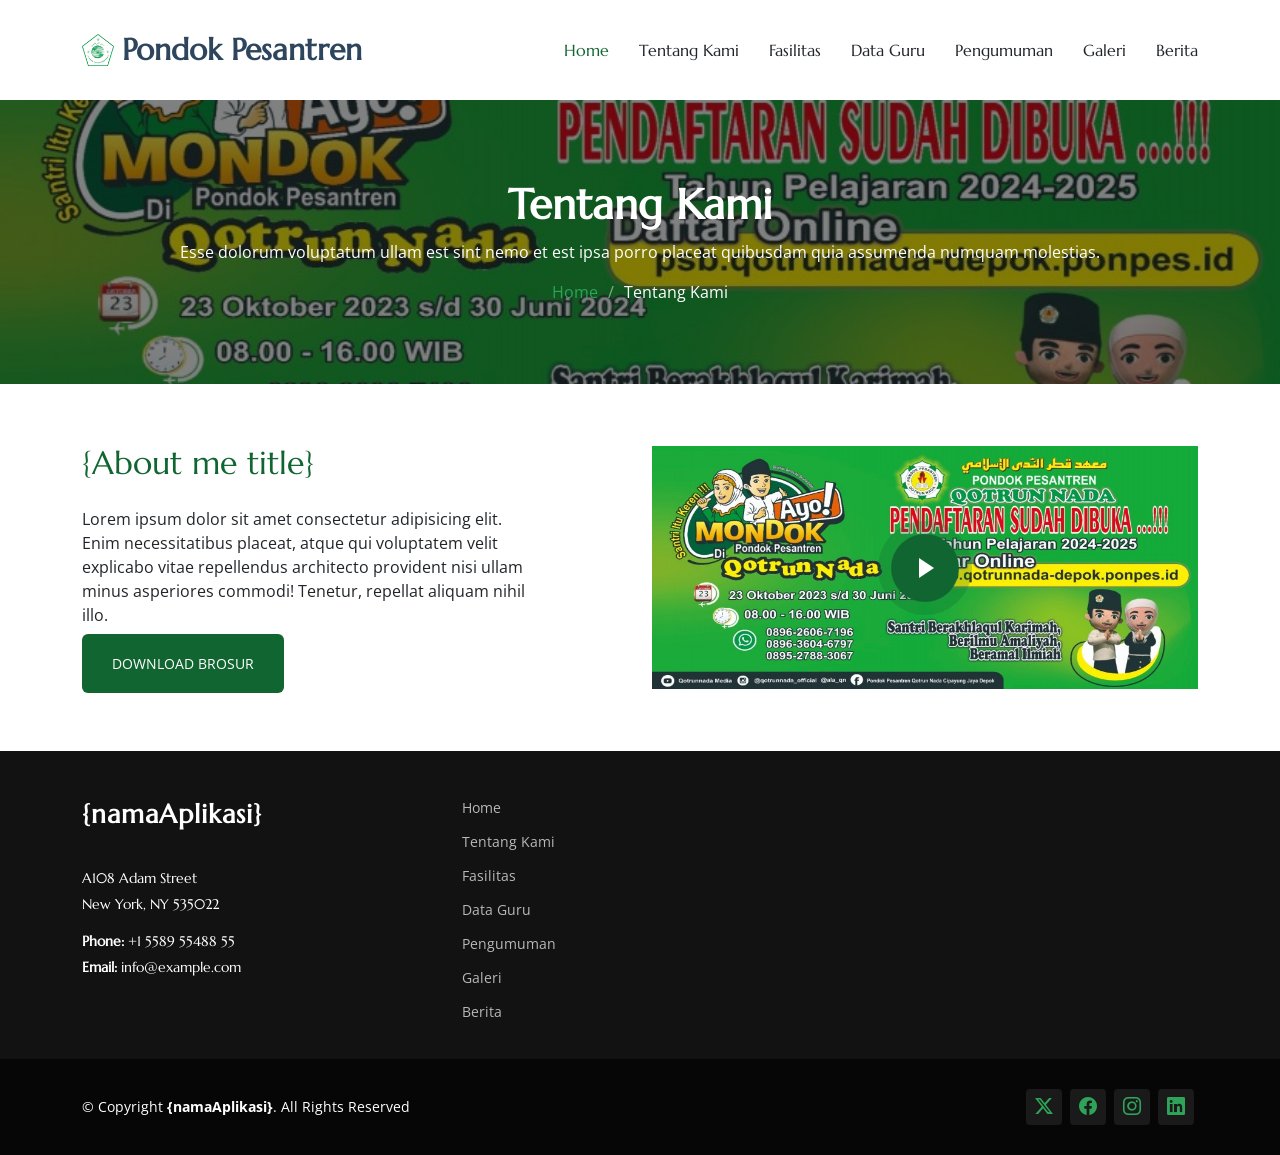
<file: public/ponpes/about.html>
<!DOCTYPE html>
<html lang="en">
  <head>
    <meta charset="utf-8" />
    <meta content="width=device-width, initial-scale=1.0" name="viewport" />
    <title>Tentang Kami | {namaAplikasi}</title>
    <meta content="" name="description" />
    <meta content="" name="keywords" />

    <!-- Favicons -->
    <link href="assets/img/favicon.png" rel="icon" />
    <link href="assets/img/apple-touch-icon.png" rel="apple-touch-icon" />

    <!-- Fonts -->
    <link href="https://fonts.googleapis.com" rel="preconnect" />
    <link href="https://fonts.gstatic.com" rel="preconnect" crossorigin />
    <link
      href="https://fonts.googleapis.com/css2?family=Open+Sans:ital,wght@0,300;0,400;0,500;0,600;0,700;0,800;1,300;1,400;1,500;1,600;1,700;1,800&family=Marcellus:wght@400&display=swap"
      rel="stylesheet"
    />

    <!-- Vendor CSS Files -->
    <link
      href="assets/vendor/bootstrap/css/bootstrap.min.css"
      rel="stylesheet"
    />
    <link
      href="assets/vendor/bootstrap-icons/bootstrap-icons.css"
      rel="stylesheet"
    />
    <link href="assets/vendor/aos/aos.css" rel="stylesheet" />
    <link href="assets/vendor/swiper/swiper-bundle.min.css" rel="stylesheet" />
    <link
      href="assets/vendor/glightbox/css/glightbox.min.css"
      rel="stylesheet"
    />
    <!-- Main CSS File -->
    <link href="assets/css/main.css" rel="stylesheet" />
  </head>

  <body class="about-page">
    <header
      id="header"
      class="header d-flex align-items-center position-relative"
    >
      <div
        class="container-fluid container-xl position-relative d-flex align-items-center justify-content-between"
      >
        <a href="index.html" class="logo d-flex align-items-center">
          <!-- Uncomment the line below if you also wish to use an image logo -->
          <img src="assets/img/logo-pesantren.png" alt="pondok Pesantren" />
          <h1 class="sitename">Pondok Pesantren</h1>
        </a>

        <nav id="navmenu" class="navmenu">
          <ul>
            <li><a href="index.html" class="active">Home</a></li>
            <li><a href="about.html">Tentang Kami</a></li>
            <li><a href="index.html#fasilitas">Fasilitas</a></li>
            <li><a href="data-guru.html">Data Guru</a></li>
            <li><a href="index.html#pengumuman">Pengumuman</a></li>
            <li><a href="index.html#galeri">Galeri</a></li>
            <li><a href="index.html#berita">Berita</a></li>
          </ul>
          <i class="mobile-nav-toggle d-xl-none bi bi-list"></i>
        </nav>
      </div>
    </header>

    <main class="main">
      <!-- Page Title -->
      <div
        class="page-title dark-background"
        data-aos="fade"
        style="background-image: url(assets/img/hero-image1.jpeg)"
      >
        <div class="container position-relative">
          <h1>Tentang Kami</h1>
          <p>
            Esse dolorum voluptatum ullam est sint nemo et est ipsa porro
            placeat quibusdam quia assumenda numquam molestias.
          </p>
          <nav class="breadcrumbs">
            <ol>
              <li><a href="index.html">Home</a></li>
              <li class="current">Tentang Kami</li>
            </ol>
          </nav>
        </div>
      </div>
      <!-- End Page Title -->

      <!-- About 3 Section -->
      <section id="about-3" class="about-3 section">
        <div class="container">
          <div class="row gy-4 justify-content-between align-items-center">
            <div
              class="col-lg-6 order-lg-2 position-relative"
              data-aos="zoom-out"
            >
              <img
                src="assets/img/hero-image1.jpeg"
                alt="Image"
                class="img-fluid"
              />
              <a
                href="https://www.youtube.com/watch?v=LXb3EKWsInQ"
                class="glightbox pulsating-play-btn"
              >
                <span class="play"><i class="bi bi-play-fill"></i></span>
              </a>
            </div>
            <div
              class="col-lg-5 order-lg-1"
              data-aos="fade-up"
              data-aos-delay="100"
            >
              <h2 class="content-title mb-4">{About me title}</h2>
              <p class="mb-4">
                Lorem ipsum dolor sit amet consectetur adipisicing elit. Enim
                necessitatibus placeat, atque qui voluptatem velit explicabo
                vitae repellendus architecto provident nisi ullam minus
                asperiores commodi! Tenetur, repellat aliquam nihil illo.
              </p>
              <p><a href="#" class="btn-cta">Download Brosur</a></p>
            </div>
          </div>
        </div>
      </section>
      <!-- /About 3 Section -->
    </main>

    <footer id="footer" class="footer dark-background">
      <div class="footer-top">
        <div class="container">
          <div class="row gy-4">
            <div class="col-lg-4 col-md-6 footer-about">
              <a href="index.html" class="logo d-flex align-items-center">
                <span class="sitename">{namaAplikasi}</span>
              </a>
              <div class="footer-contact pt-3">
                <p>A108 Adam Street</p>
                <p>New York, NY 535022</p>
                <p class="mt-3">
                  <strong>Phone:</strong> <span>+1 5589 55488 55</span>
                </p>
                <p><strong>Email:</strong> <span>info@example.com</span></p>
              </div>
            </div>

            <div class="col-lg-2 col-md-3 footer-links">
              <ul>
                <li><a href="index.html" class="active">Home</a></li>
                <li><a href="about.html">Tentang Kami</a></li>
                <li><a href="index.html#fasilitas">Fasilitas</a></li>
                <li><a href="data-guru.html">Data Guru</a></li>
                <li><a href="index.html#pengumuman">Pengumuman</a></li>
                <li><a href="index.html#galeri">Galeri</a></li>
                <li><a href="index.html#berita">Berita</a></li>
              </ul>
            </div>
          </div>
        </div>
      </div>

      <div class="copyright text-center">
        <div
          class="container d-flex flex-column flex-lg-row justify-content-center justify-content-lg-between align-items-center"
        >
          <div
            class="d-flex flex-column align-items-center align-items-lg-start"
          >
            <div>
              © Copyright <strong><span>{namaAplikasi}</span></strong
              >. All Rights Reserved
            </div>
          </div>

          <div class="social-links order-first order-lg-last mb-3 mb-lg-0">
            <a href=""><i class="bi bi-twitter-x"></i></a>
            <a href=""><i class="bi bi-facebook"></i></a>
            <a href=""><i class="bi bi-instagram"></i></a>
            <a href=""><i class="bi bi-linkedin"></i></a>
          </div>
        </div>
      </div>
    </footer>

    <!-- Scroll Top -->
    <a
      href="#"
      id="scroll-top"
      class="scroll-top d-flex align-items-center justify-content-center"
      ><i class="bi bi-arrow-up-short"></i
    ></a>

    <!-- Preloader -->
    <div id="preloader"></div>

    <!-- Vendor JS Files -->
    <script src="assets/vendor/bootstrap/js/bootstrap.bundle.min.js"></script>
    <script src="assets/vendor/php-email-form/validate.js"></script>
    <script src="assets/vendor/aos/aos.js"></script>
    <script src="assets/vendor/swiper/swiper-bundle.min.js"></script>
    <script src="assets/vendor/glightbox/js/glightbox.min.js"></script>

    <!-- Main JS File -->
    <script src="assets/js/main.js"></script>
  </body>
</html>
</file>
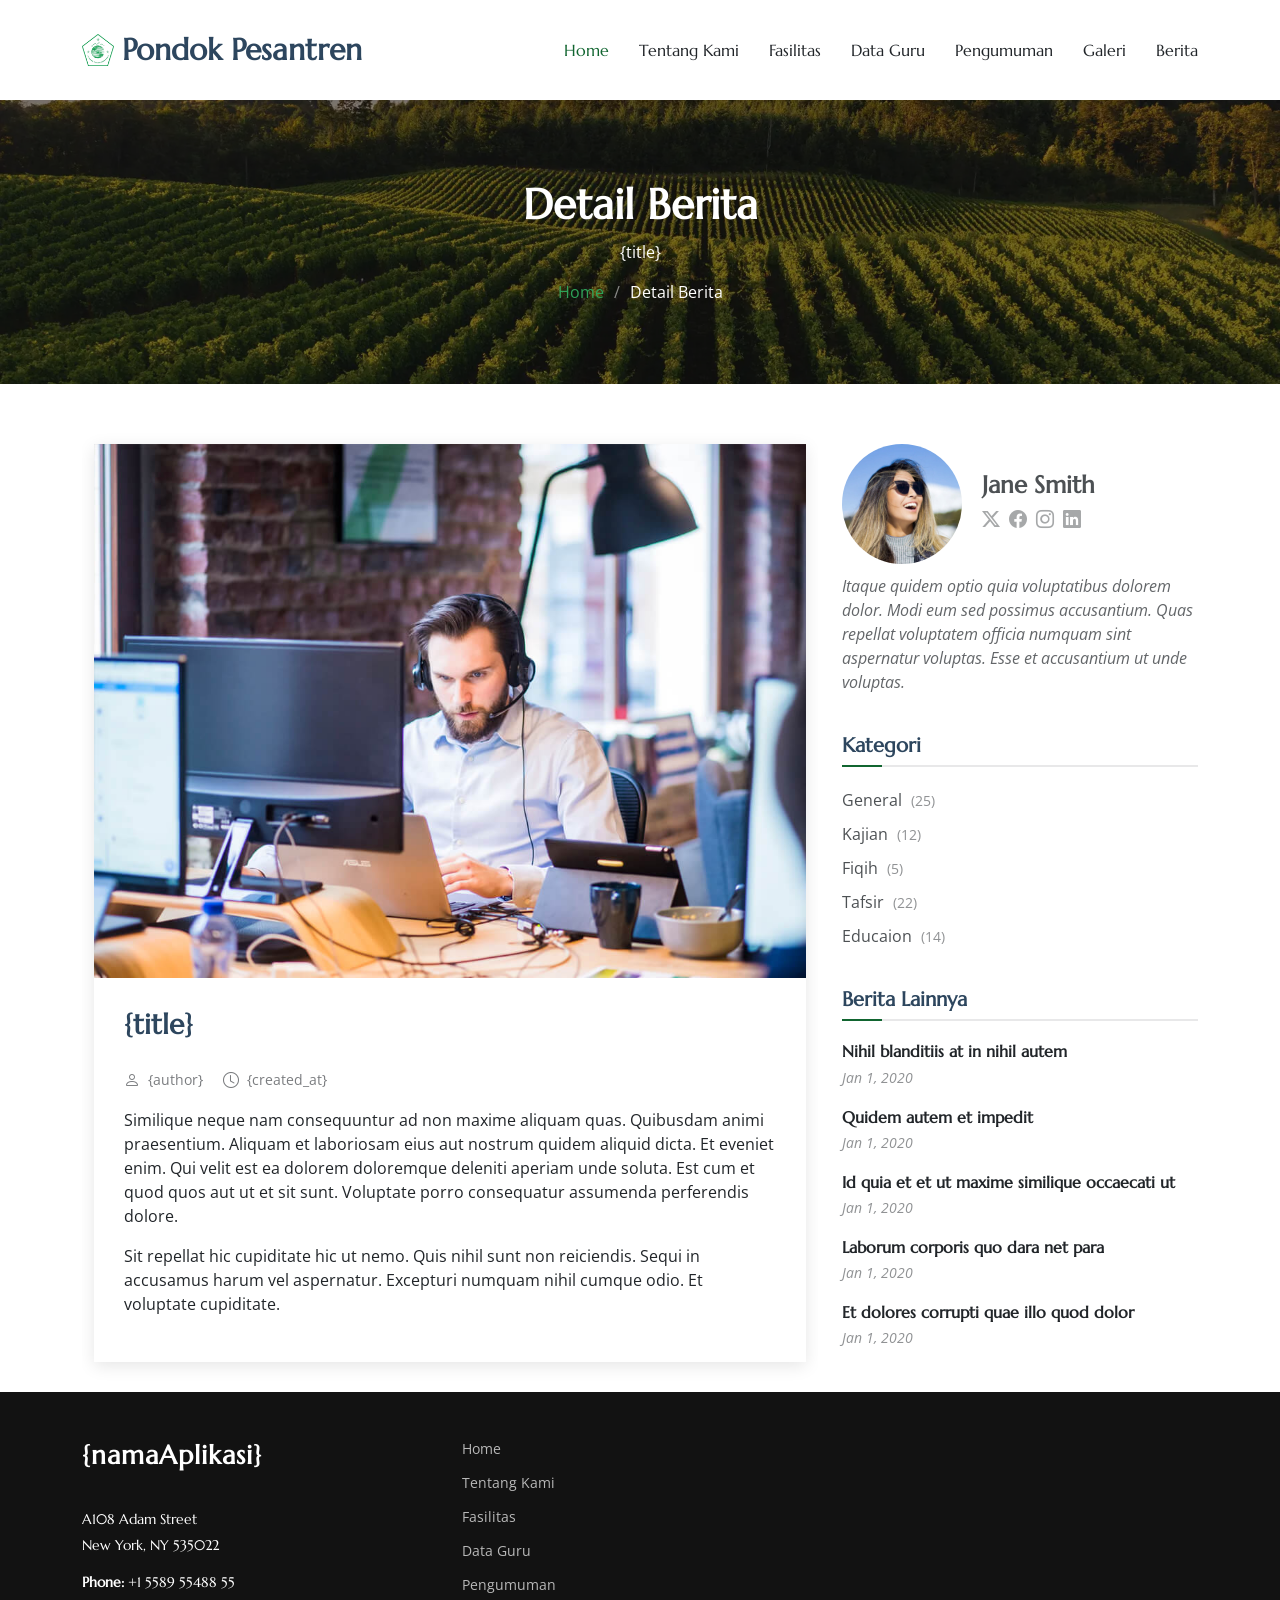
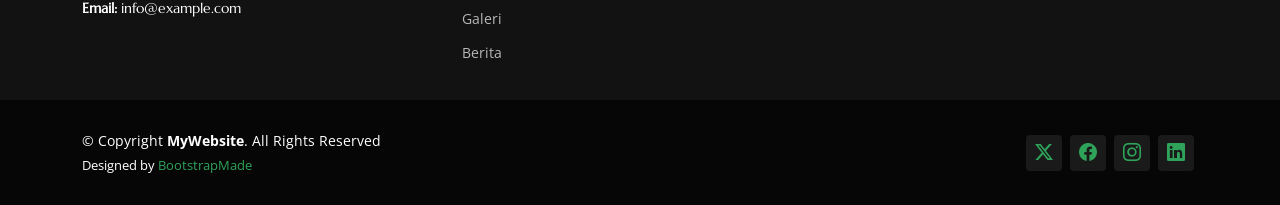
<file: public/ponpes/blog-details.html>
<!DOCTYPE html>
<html lang="en">
  <head>
    <meta charset="utf-8" />
    <meta content="width=device-width, initial-scale=1.0" name="viewport" />
    <title>Pondok Pesantren</title>
    <meta content="" name="description" />
    <meta content="" name="keywords" />

    <!-- Favicons -->
    <link href="assets/img/favicon.png" rel="icon" />
    <link href="assets/img/apple-touch-icon.png" rel="apple-touch-icon" />

    <!-- Fonts -->
    <link href="https://fonts.googleapis.com" rel="preconnect" />
    <link href="https://fonts.gstatic.com" rel="preconnect" crossorigin />
    <link
      href="https://fonts.googleapis.com/css2?family=Open+Sans:ital,wght@0,300;0,400;0,500;0,600;0,700;0,800;1,300;1,400;1,500;1,600;1,700;1,800&family=Marcellus:wght@400&display=swap"
      rel="stylesheet"
    />

    <!-- Vendor CSS Files -->
    <link
      href="assets/vendor/bootstrap/css/bootstrap.min.css"
      rel="stylesheet"
    />
    <link
      href="assets/vendor/bootstrap-icons/bootstrap-icons.css"
      rel="stylesheet"
    />
    <link href="assets/vendor/aos/aos.css" rel="stylesheet" />
    <link href="assets/vendor/swiper/swiper-bundle.min.css" rel="stylesheet" />
    <link
      href="assets/vendor/glightbox/css/glightbox.min.css"
      rel="stylesheet"
    />

    <!-- Main CSS File -->
    <link href="assets/css/main.css" rel="stylesheet" />
  </head>

  <body class="blog-details-page">
    <header
      id="header"
      class="header d-flex align-items-center position-relative"
    >
      <div
        class="container-fluid container-xl position-relative d-flex align-items-center justify-content-between"
      >
        <a href="index.html" class="logo d-flex align-items-center">
          <!-- Uncomment the line below if you also wish to use an image logo -->
          <img src="assets/img/logo-pesantren.png" alt="AgriCulture" />
          <h1 class="sitename">Pondok Pesantren</h1>
        </a>

        <nav id="navmenu" class="navmenu">
          <ul>
            <li><a href="index.html" class="active">Home</a></li>
            <li><a href="about.html">Tentang Kami</a></li>
            <li><a href="index.html#fasilitas">Fasilitas</a></li>
            <li><a href="data-guru.html">Data Guru</a></li>
            <li><a href="index.html#pengumuman">Pengumuman</a></li>
            <li><a href="index.html#galeri">Galeri</a></li>
            <li><a href="index.html#berita">Berita</a></li>
          </ul>
          <i class="mobile-nav-toggle d-xl-none bi bi-list"></i>
        </nav>
      </div>
    </header>

    <main class="main">
      <!-- Page Title -->
      <div
        class="page-title dark-background"
        data-aos="fade"
        style="background-image: url(assets/img/page-title-bg.webp)"
      >
        <div class="container position-relative">
          <h1>Detail Berita</h1>
          <p>{title}</p>
          <nav class="breadcrumbs">
            <ol>
              <li><a href="index.html">Home</a></li>
              <li class="current">Detail Berita</li>
            </ol>
          </nav>
        </div>
      </div>
      <!-- End Page Title -->

      <div class="container">
        <div class="row">
          <div class="col-lg-8">
            <section id="blog-details" class="blog-details section">
              <div class="container">
                <article class="article">
                  <div class="post-img">
                    <img
                      src="assets/img/blog/blog-1.jpg"
                      alt=""
                      class="img-fluid"
                    />
                  </div>

                  <h2 class="title">{title}</h2>

                  <div class="meta-top">
                    <ul>
                      <li class="d-flex align-items-center">
                        <i class="bi bi-person"></i>
                        <a href="blog-details.html">{author}</a>
                      </li>
                      <li class="d-flex align-items-center">
                        <i class="bi bi-clock"></i>
                        <a href="blog-details.html"
                          ><time datetime="2020-01-01">{created_at}</time></a
                        >
                      </li>
                    </ul>
                  </div>
                  <!-- End meta top -->

                  <div class="content">
                    <p>
                      Similique neque nam consequuntur ad non maxime aliquam
                      quas. Quibusdam animi praesentium. Aliquam et laboriosam
                      eius aut nostrum quidem aliquid dicta. Et eveniet enim.
                      Qui velit est ea dolorem doloremque deleniti aperiam unde
                      soluta. Est cum et quod quos aut ut et sit sunt. Voluptate
                      porro consequatur assumenda perferendis dolore.
                    </p>

                    <p>
                      Sit repellat hic cupiditate hic ut nemo. Quis nihil sunt
                      non reiciendis. Sequi in accusamus harum vel aspernatur.
                      Excepturi numquam nihil cumque odio. Et voluptate
                      cupiditate.
                    </p>
                  </div>
                </article>
              </div>
            </section>
            <!-- /Blog Details Section -->
          </div>

          <div class="col-lg-4 sidebar">
            <div class="widgets-container">
              <!-- Blog Author Widget -->
              <div class="blog-author-widget widget-item">
                <div class="d-flex flex-column align-items-center">
                  <div class="d-flex align-items-center w-100">
                    <img
                      src="assets/img/blog/blog-author.jpg"
                      class="rounded-circle flex-shrink-0"
                      alt=""
                    />
                    <div>
                      <h4>Jane Smith</h4>
                      <div class="social-links">
                        <a href="https://x.com/#"
                          ><i class="bi bi-twitter-x"></i
                        ></a>
                        <a href="https://facebook.com/#"
                          ><i class="bi bi-facebook"></i
                        ></a>
                        <a href="https://instagram.com/#"
                          ><i class="biu bi-instagram"></i
                        ></a>
                        <a href="https://instagram.com/#"
                          ><i class="biu bi-linkedin"></i
                        ></a>
                      </div>
                    </div>
                  </div>

                  <p>
                    Itaque quidem optio quia voluptatibus dolorem dolor. Modi
                    eum sed possimus accusantium. Quas repellat voluptatem
                    officia numquam sint aspernatur voluptas. Esse et
                    accusantium ut unde voluptas.
                  </p>
                </div>
              </div>
              <!--/Blog Author Widget -->

              <!-- Categories Widget -->
              <div class="categories-widget widget-item">
                <h3 class="widget-title">Kategori</h3>
                <ul class="mt-3">
                  <li>
                    <a href="#">General <span>(25)</span></a>
                  </li>
                  <li>
                    <a href="#">Kajian <span>(12)</span></a>
                  </li>
                  <li>
                    <a href="#">Fiqih <span>(5)</span></a>
                  </li>
                  <li>
                    <a href="#">Tafsir <span>(22)</span></a>
                  </li>
                  <li>
                    <a href="#">Educaion <span>(14)</span></a>
                  </li>
                </ul>
              </div>
              <!--/Categories Widget -->

              <div class="recent-posts-widget-2 widget-item">
                <h3 class="widget-title">Berita Lainnya</h3>

                <div class="post-item">
                  <h4>
                    <a href="blog-details.html"
                      >Nihil blanditiis at in nihil autem</a
                    >
                  </h4>
                  <time datetime="2020-01-01">Jan 1, 2020</time>
                </div>

                <div class="post-item">
                  <h4>
                    <a href="blog-details.html">Quidem autem et impedit</a>
                  </h4>
                  <time datetime="2020-01-01">Jan 1, 2020</time>
                </div>
                <!-- End recent post item-->

                <div class="post-item">
                  <h4>
                    <a href="blog-details.html"
                      >Id quia et et ut maxime similique occaecati ut</a
                    >
                  </h4>
                  <time datetime="2020-01-01">Jan 1, 2020</time>
                </div>
                <!-- End recent post item-->

                <div class="post-item">
                  <h4>
                    <a href="blog-details.html"
                      >Laborum corporis quo dara net para</a
                    >
                  </h4>
                  <time datetime="2020-01-01">Jan 1, 2020</time>
                </div>
                <!-- End recent post item-->

                <div class="post-item">
                  <h4>
                    <a href="blog-details.html"
                      >Et dolores corrupti quae illo quod dolor</a
                    >
                  </h4>
                  <time datetime="2020-01-01">Jan 1, 2020</time>
                </div>
                <!-- End recent post item-->
              </div>
              <!--/Recent Posts Widget 2 -->
            </div>
          </div>
        </div>
      </div>
    </main>

    <footer id="footer" class="footer dark-background">
      <div class="footer-top">
        <div class="container">
          <div class="row gy-4">
            <div class="col-lg-4 col-md-6 footer-about">
              <a href="index.html" class="logo d-flex align-items-center">
                <span class="sitename">{namaAplikasi}</span>
              </a>
              <div class="footer-contact pt-3">
                <p>A108 Adam Street</p>
                <p>New York, NY 535022</p>
                <p class="mt-3">
                  <strong>Phone:</strong> <span>+1 5589 55488 55</span>
                </p>
                <p><strong>Email:</strong> <span>info@example.com</span></p>
              </div>
            </div>

            <div class="col-lg-2 col-md-3 footer-links">
              <ul>
                <li><a href="index.html" class="active">Home</a></li>
                <li><a href="about.html">Tentang Kami</a></li>
                <li><a href="index.html#fasilitas">Fasilitas</a></li>
                <li><a href="data-guru.html">Data Guru</a></li>
                <li><a href="index.html#pengumuman">Pengumuman</a></li>
                <li><a href="index.html#galeri">Galeri</a></li>
                <li><a href="index.html#berita">Berita</a></li>
              </ul>
            </div>
          </div>
        </div>
      </div>

      <div class="copyright text-center">
        <div
          class="container d-flex flex-column flex-lg-row justify-content-center justify-content-lg-between align-items-center"
        >
          <div
            class="d-flex flex-column align-items-center align-items-lg-start"
          >
            <div>
              © Copyright <strong><span>MyWebsite</span></strong
              >. All Rights Reserved
            </div>
            <div class="credits">
              <!-- All the links in the footer should remain intact. -->
              <!-- You can delete the links only if you purchased the pro version. -->
              <!-- Licensing information: https://bootstrapmade.com/license/ -->
              <!-- Purchase the pro version with working PHP/AJAX contact form: https://bootstrapmade.com/herobiz-bootstrap-business-template/ -->
              Designed by <a href="https://bootstrapmade.com/">BootstrapMade</a>
            </div>
          </div>

          <div class="social-links order-first order-lg-last mb-3 mb-lg-0">
            <a href=""><i class="bi bi-twitter-x"></i></a>
            <a href=""><i class="bi bi-facebook"></i></a>
            <a href=""><i class="bi bi-instagram"></i></a>
            <a href=""><i class="bi bi-linkedin"></i></a>
          </div>
        </div>
      </div>
    </footer>

    <!-- Scroll Top -->
    <a
      href="#"
      id="scroll-top"
      class="scroll-top d-flex align-items-center justify-content-center"
      ><i class="bi bi-arrow-up-short"></i
    ></a>

    <!-- Preloader -->
    <div id="preloader"></div>

    <!-- Vendor JS Files -->
    <script src="assets/vendor/bootstrap/js/bootstrap.bundle.min.js"></script>
    <script src="assets/vendor/php-email-form/validate.js"></script>
    <script src="assets/vendor/aos/aos.js"></script>
    <script src="assets/vendor/swiper/swiper-bundle.min.js"></script>
    <script src="assets/vendor/glightbox/js/glightbox.min.js"></script>

    <!-- Main JS File -->
    <script src="assets/js/main.js"></script>
  </body>
</html>
</file>
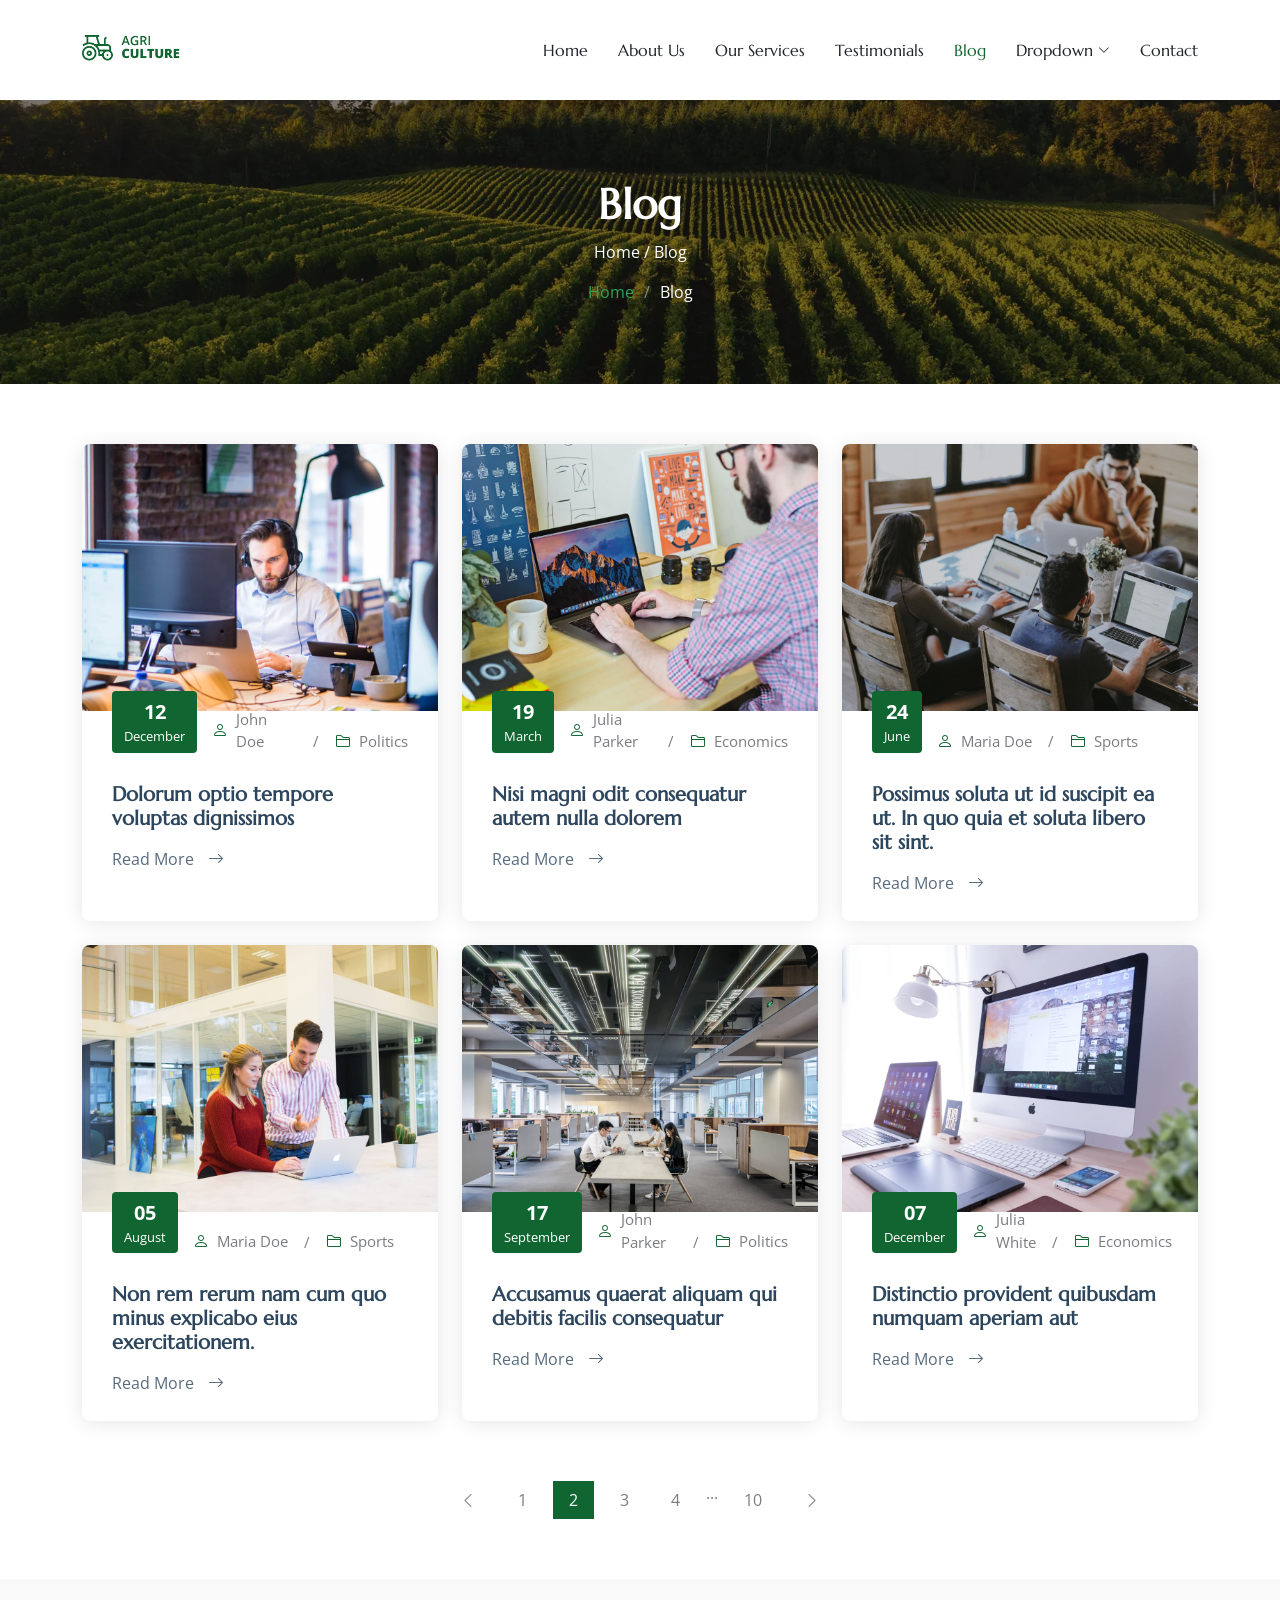
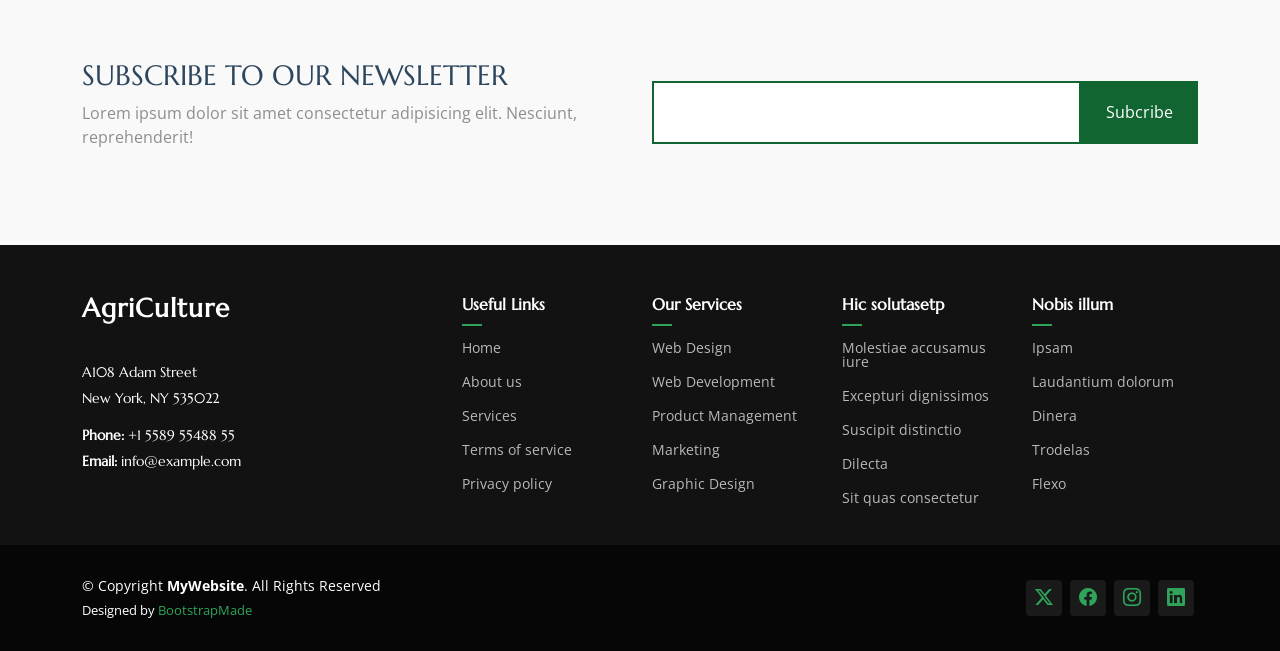
<file: public/ponpes/blog.html>
<!DOCTYPE html>
<html lang="en">

<head>
  <meta charset="utf-8">
  <meta content="width=device-width, initial-scale=1.0" name="viewport">
  <title>Blog - AgriCulture Bootstrap Template</title>
  <meta content="" name="description">
  <meta content="" name="keywords">

  <!-- Favicons -->
  <link href="assets/img/favicon.png" rel="icon">
  <link href="assets/img/apple-touch-icon.png" rel="apple-touch-icon">

  <!-- Fonts -->
  <link href="https://fonts.googleapis.com" rel="preconnect">
  <link href="https://fonts.gstatic.com" rel="preconnect" crossorigin>
  <link href="https://fonts.googleapis.com/css2?family=Open+Sans:ital,wght@0,300;0,400;0,500;0,600;0,700;0,800;1,300;1,400;1,500;1,600;1,700;1,800&family=Marcellus:wght@400&display=swap" rel="stylesheet">

  <!-- Vendor CSS Files -->
  <link href="assets/vendor/bootstrap/css/bootstrap.min.css" rel="stylesheet">
  <link href="assets/vendor/bootstrap-icons/bootstrap-icons.css" rel="stylesheet">
  <link href="assets/vendor/aos/aos.css" rel="stylesheet">
  <link href="assets/vendor/swiper/swiper-bundle.min.css" rel="stylesheet">
  <link href="assets/vendor/glightbox/css/glightbox.min.css" rel="stylesheet">

  <!-- Main CSS File -->
  <link href="assets/css/main.css" rel="stylesheet">

  <!-- =======================================================
  * Template Name: AgriCulture
  * Template URL: https://bootstrapmade.com/agriculture-bootstrap-website-template/
  * Updated: Jun 29 2024 with Bootstrap v5.3.3
  * Author: BootstrapMade.com
  * License: https://bootstrapmade.com/license/
  ======================================================== -->
</head>

<body class="blog-page">

  <header id="header" class="header d-flex align-items-center position-relative">
    <div class="container-fluid container-xl position-relative d-flex align-items-center justify-content-between">

      <a href="index.html" class="logo d-flex align-items-center">
        <!-- Uncomment the line below if you also wish to use an image logo -->
        <img src="assets/img/logo.png" alt="AgriCulture">
        <!-- <h1 class="sitename">AgriCulture</h1>  -->
      </a>

      <nav id="navmenu" class="navmenu">
        <ul>
          <li><a href="index.html">Home</a></li>
          <li><a href="about.html">About Us</a></li>
          <li><a href="services.html">Our Services</a></li>
          <li><a href="testimonials.html">Testimonials</a></li>
          <li><a href="blog.html" class="active">Blog</a></li>
          <li class="dropdown"><a href="#"><span>Dropdown</span> <i class="bi bi-chevron-down toggle-dropdown"></i></a>
            <ul>
              <li><a href="#">Dropdown 1</a></li>
              <li class="dropdown"><a href="#"><span>Deep Dropdown</span> <i class="bi bi-chevron-down toggle-dropdown"></i></a>
                <ul>
                  <li><a href="#">Deep Dropdown 1</a></li>
                  <li><a href="#">Deep Dropdown 2</a></li>
                  <li><a href="#">Deep Dropdown 3</a></li>
                  <li><a href="#">Deep Dropdown 4</a></li>
                  <li><a href="#">Deep Dropdown 5</a></li>
                </ul>
              </li>
              <li><a href="#">Dropdown 2</a></li>
              <li><a href="#">Dropdown 3</a></li>
              <li><a href="#">Dropdown 4</a></li>
            </ul>
          </li>
          <li><a href="contact.html">Contact</a></li>
        </ul>
        <i class="mobile-nav-toggle d-xl-none bi bi-list"></i>
      </nav>

    </div>
  </header>

  <main class="main">

    <!-- Page Title -->
    <div class="page-title dark-background" data-aos="fade" style="background-image: url(assets/img/page-title-bg.webp);">
      <div class="container position-relative">
        <h1>Blog</h1>
        <p>
          Home
          /
          Blog</p>
        <nav class="breadcrumbs">
          <ol>
            <li><a href="index.html">Home</a></li>
            <li class="current">Blog</li>
          </ol>
        </nav>
      </div>
    </div><!-- End Page Title -->

    <!-- Blog Posts 2 Section -->
    <section id="blog-posts-2" class="blog-posts-2 section">

      <div class="container">
        <div class="row gy-4">

          <div class="col-lg-4">
            <article class="position-relative h-100">

              <div class="post-img position-relative overflow-hidden">
                <img src="assets/img/blog/blog-1.jpg" class="img-fluid" alt="">
              </div>

              <div class="meta d-flex align-items-end">
                <span class="post-date"><span>12</span>December</span>
                <div class="d-flex align-items-center">
                  <i class="bi bi-person"></i> <span class="ps-2">John Doe</span>
                </div>
                <span class="px-3 text-black-50">/</span>
                <div class="d-flex align-items-center">
                  <i class="bi bi-folder2"></i> <span class="ps-2">Politics</span>
                </div>
              </div>

              <div class="post-content d-flex flex-column">

                <h3 class="post-title">Dolorum optio tempore voluptas dignissimos</h3>
                <a href="blog-details.html" class="readmore stretched-link"><span>Read More</span><i class="bi bi-arrow-right"></i></a>

              </div>

            </article>
          </div><!-- End post list item -->

          <div class="col-lg-4">
            <article class="position-relative h-100">

              <div class="post-img position-relative overflow-hidden">
                <img src="assets/img/blog/blog-2.jpg" class="img-fluid" alt="">
              </div>

              <div class="meta d-flex align-items-end">
                <span class="post-date"><span>19</span>March</span>
                <div class="d-flex align-items-center">
                  <i class="bi bi-person"></i> <span class="ps-2">Julia Parker</span>
                </div>
                <span class="px-3 text-black-50">/</span>
                <div class="d-flex align-items-center">
                  <i class="bi bi-folder2"></i> <span class="ps-2">Economics</span>
                </div>
              </div>

              <div class="post-content d-flex flex-column">
                <h3 class="post-title">Nisi magni odit consequatur autem nulla dolorem</h3>
                <a href="blog-details.html" class="readmore stretched-link"><span>Read More</span><i class="bi bi-arrow-right"></i></a>
              </div>

            </article>
          </div><!-- End post list item -->

          <div class="col-lg-4">
            <article class="position-relative h-100">

              <div class="post-img position-relative overflow-hidden">
                <img src="assets/img/blog/blog-3.jpg" class="img-fluid" alt="">
              </div>
              <div class="meta d-flex align-items-end">
                <span class="post-date"><span>24</span>June</span>
                <div class="d-flex align-items-center">
                  <i class="bi bi-person"></i> <span class="ps-2">Maria Doe</span>
                </div>
                <span class="px-3 text-black-50">/</span>
                <div class="d-flex align-items-center">
                  <i class="bi bi-folder2"></i> <span class="ps-2">Sports</span>
                </div>
              </div>

              <div class="post-content d-flex flex-column">
                <h3 class="post-title">Possimus soluta ut id suscipit ea ut. In quo quia et soluta libero sit sint.</h3>
                <a href="blog-details.html" class="readmore stretched-link"><span>Read More</span><i class="bi bi-arrow-right"></i></a>
              </div>

            </article>
          </div><!-- End post list item -->

          <div class="col-lg-4">
            <article class="position-relative h-100">

              <div class="post-img position-relative overflow-hidden">
                <img src="assets/img/blog/blog-4.jpg" class="img-fluid" alt="">
              </div>
              <div class="meta d-flex align-items-end">
                <span class="post-date"><span>05</span>August</span>
                <div class="d-flex align-items-center">
                  <i class="bi bi-person"></i> <span class="ps-2">Maria Doe</span>
                </div>
                <span class="px-3 text-black-50">/</span>
                <div class="d-flex align-items-center">
                  <i class="bi bi-folder2"></i> <span class="ps-2">Sports</span>
                </div>
              </div>

              <div class="post-content d-flex flex-column">
                <h3 class="post-title">Non rem rerum nam cum quo minus explicabo eius exercitationem.</h3>
                <a href="blog-details.html" class="readmore stretched-link"><span>Read More</span><i class="bi bi-arrow-right"></i></a>
              </div>

            </article>
          </div><!-- End post list item -->

          <div class="col-lg-4">
            <article class="position-relative h-100">

              <div class="post-img position-relative overflow-hidden">
                <img src="assets/img/blog/blog-5.jpg" class="img-fluid" alt="">
              </div>

              <div class="meta d-flex align-items-end">
                <span class="post-date"><span>17</span>September</span>
                <div class="d-flex align-items-center">
                  <i class="bi bi-person"></i> <span class="ps-2">John Parker</span>
                </div>
                <span class="px-3 text-black-50">/</span>
                <div class="d-flex align-items-center">
                  <i class="bi bi-folder2"></i> <span class="ps-2">Politics</span>
                </div>
              </div>

              <div class="post-content d-flex flex-column">

                <h3 class="post-title">Accusamus quaerat aliquam qui debitis facilis consequatur</h3>
                <a href="blog-details.html" class="readmore stretched-link"><span>Read More</span><i class="bi bi-arrow-right"></i></a>

              </div>

            </article>
          </div><!-- End post list item -->

          <div class="col-lg-4">
            <article class="position-relative h-100">

              <div class="post-img position-relative overflow-hidden">
                <img src="assets/img/blog/blog-6.jpg" class="img-fluid" alt="">
              </div>

              <div class="meta d-flex align-items-end">
                <span class="post-date"><span>07</span>December</span>
                <div class="d-flex align-items-center">
                  <i class="bi bi-person"></i> <span class="ps-2">Julia White</span>
                </div>
                <span class="px-3 text-black-50">/</span>
                <div class="d-flex align-items-center">
                  <i class="bi bi-folder2"></i> <span class="ps-2">Economics</span>
                </div>
              </div>

              <div class="post-content d-flex flex-column">

                <h3 class="post-title">Distinctio provident quibusdam numquam aperiam aut</h3>
                <a href="blog-details.html" class="readmore stretched-link"><span>Read More</span><i class="bi bi-arrow-right"></i></a>

              </div>

            </article>
          </div><!-- End post list item -->

        </div>
      </div>

    </section><!-- /Blog Posts 2 Section -->

    <!-- Blog Pagination Section -->
    <section id="blog-pagination" class="blog-pagination section">

      <div class="container">
        <div class="d-flex justify-content-center">
          <ul>
            <li><a href="#"><i class="bi bi-chevron-left"></i></a></li>
            <li><a href="#">1</a></li>
            <li><a href="#" class="active">2</a></li>
            <li><a href="#">3</a></li>
            <li><a href="#">4</a></li>
            <li>...</li>
            <li><a href="#">10</a></li>
            <li><a href="#"><i class="bi bi-chevron-right"></i></a></li>
          </ul>
        </div>
      </div>

    </section><!-- /Blog Pagination Section -->

    <!-- Call To Action Section -->
    <section id="call-to-action" class="call-to-action section light-background">

      <div class="content">
        <div class="container">
          <div class="row align-items-center">
            <div class="col-lg-6">
              <h3>Subscribe To Our Newsletter</h3>
              <p class="opacity-50">
                Lorem ipsum dolor sit amet consectetur adipisicing elit.
                Nesciunt, reprehenderit!
              </p>
            </div>
            <div class="col-lg-6">
              <form action="forms/newsletter.php" class="form-subscribe php-email-form">
                <div class="form-group d-flex align-items-stretch">
                  <input type="email" name="email" class="form-control h-100" placeholder="Enter your e-mail">
                  <input type="submit" class="btn btn-secondary px-4" value="Subcribe">
                </div>
                <div class="loading">Loading</div>
                <div class="error-message"></div>
                <div class="sent-message">
                  Your subscription request has been sent. Thank you!
                </div>
              </form>
            </div>
          </div>
        </div>
      </div>
    </section><!-- /Call To Action Section -->

  </main>

  <footer id="footer" class="footer dark-background">

    <div class="footer-top">
      <div class="container">
        <div class="row gy-4">
          <div class="col-lg-4 col-md-6 footer-about">
            <a href="index.html" class="logo d-flex align-items-center">
              <span class="sitename">AgriCulture</span>
            </a>
            <div class="footer-contact pt-3">
              <p>A108 Adam Street</p>
              <p>New York, NY 535022</p>
              <p class="mt-3"><strong>Phone:</strong> <span>+1 5589 55488 55</span></p>
              <p><strong>Email:</strong> <span>info@example.com</span></p>
            </div>
          </div>

          <div class="col-lg-2 col-md-3 footer-links">
            <h4>Useful Links</h4>
            <ul>
              <li><a href="#">Home</a></li>
              <li><a href="#">About us</a></li>
              <li><a href="#">Services</a></li>
              <li><a href="#">Terms of service</a></li>
              <li><a href="#">Privacy policy</a></li>
            </ul>
          </div>

          <div class="col-lg-2 col-md-3 footer-links">
            <h4>Our Services</h4>
            <ul>
              <li><a href="#">Web Design</a></li>
              <li><a href="#">Web Development</a></li>
              <li><a href="#">Product Management</a></li>
              <li><a href="#">Marketing</a></li>
              <li><a href="#">Graphic Design</a></li>
            </ul>
          </div>

          <div class="col-lg-2 col-md-3 footer-links">
            <h4>Hic solutasetp</h4>
            <ul>
              <li><a href="#">Molestiae accusamus iure</a></li>
              <li><a href="#">Excepturi dignissimos</a></li>
              <li><a href="#">Suscipit distinctio</a></li>
              <li><a href="#">Dilecta</a></li>
              <li><a href="#">Sit quas consectetur</a></li>
            </ul>
          </div>

          <div class="col-lg-2 col-md-3 footer-links">
            <h4>Nobis illum</h4>
            <ul>
              <li><a href="#">Ipsam</a></li>
              <li><a href="#">Laudantium dolorum</a></li>
              <li><a href="#">Dinera</a></li>
              <li><a href="#">Trodelas</a></li>
              <li><a href="#">Flexo</a></li>
            </ul>
          </div>

        </div>
      </div>
    </div>

    <div class="copyright text-center">
      <div class="container d-flex flex-column flex-lg-row justify-content-center justify-content-lg-between align-items-center">

        <div class="d-flex flex-column align-items-center align-items-lg-start">
          <div>
            © Copyright <strong><span>MyWebsite</span></strong>. All Rights Reserved
          </div>
          <div class="credits">
            <!-- All the links in the footer should remain intact. -->
            <!-- You can delete the links only if you purchased the pro version. -->
            <!-- Licensing information: https://bootstrapmade.com/license/ -->
            <!-- Purchase the pro version with working PHP/AJAX contact form: https://bootstrapmade.com/herobiz-bootstrap-business-template/ -->
            Designed by <a href="https://bootstrapmade.com/">BootstrapMade</a>
          </div>
        </div>

        <div class="social-links order-first order-lg-last mb-3 mb-lg-0">
          <a href=""><i class="bi bi-twitter-x"></i></a>
          <a href=""><i class="bi bi-facebook"></i></a>
          <a href=""><i class="bi bi-instagram"></i></a>
          <a href=""><i class="bi bi-linkedin"></i></a>
        </div>

      </div>
    </div>

  </footer>

  <!-- Scroll Top -->
  <a href="#" id="scroll-top" class="scroll-top d-flex align-items-center justify-content-center"><i class="bi bi-arrow-up-short"></i></a>

  <!-- Preloader -->
  <div id="preloader"></div>

  <!-- Vendor JS Files -->
  <script src="assets/vendor/bootstrap/js/bootstrap.bundle.min.js"></script>
  <script src="assets/vendor/php-email-form/validate.js"></script>
  <script src="assets/vendor/aos/aos.js"></script>
  <script src="assets/vendor/swiper/swiper-bundle.min.js"></script>
  <script src="assets/vendor/glightbox/js/glightbox.min.js"></script>

  <!-- Main JS File -->
  <script src="assets/js/main.js"></script>

</body>

</html>
</file>
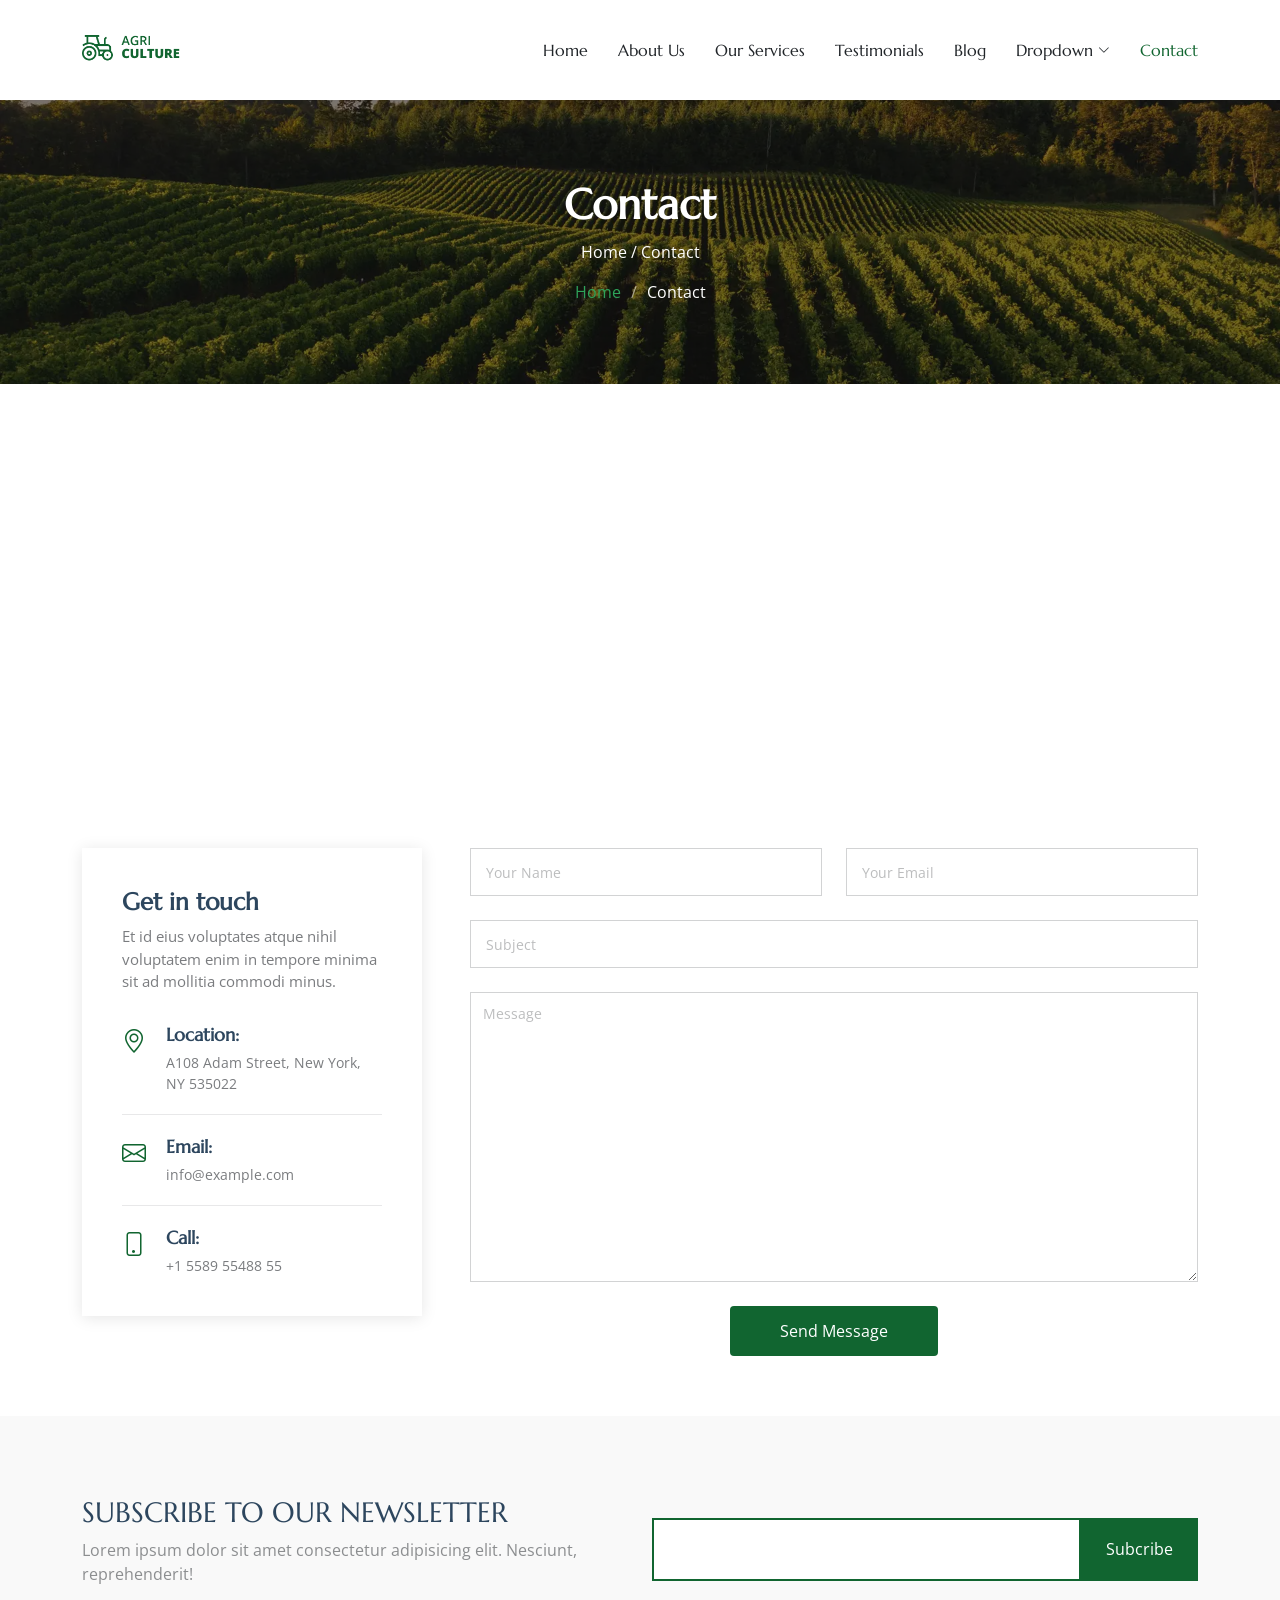
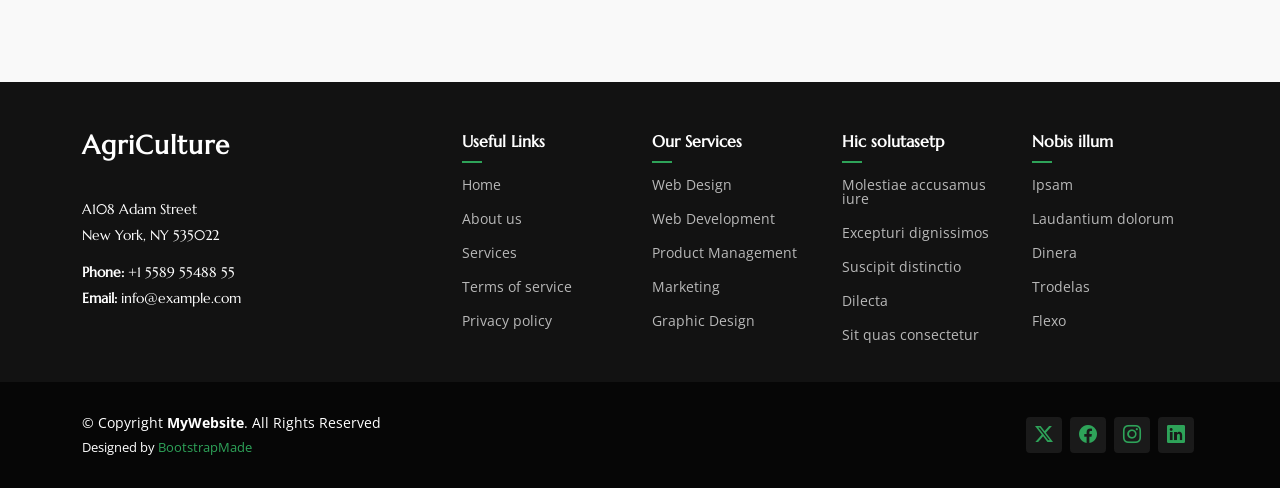
<file: public/ponpes/contact.html>
<!DOCTYPE html>
<html lang="en">

<head>
  <meta charset="utf-8">
  <meta content="width=device-width, initial-scale=1.0" name="viewport">
  <title>Contact - AgriCulture Bootstrap Template</title>
  <meta content="" name="description">
  <meta content="" name="keywords">

  <!-- Favicons -->
  <link href="assets/img/favicon.png" rel="icon">
  <link href="assets/img/apple-touch-icon.png" rel="apple-touch-icon">

  <!-- Fonts -->
  <link href="https://fonts.googleapis.com" rel="preconnect">
  <link href="https://fonts.gstatic.com" rel="preconnect" crossorigin>
  <link href="https://fonts.googleapis.com/css2?family=Open+Sans:ital,wght@0,300;0,400;0,500;0,600;0,700;0,800;1,300;1,400;1,500;1,600;1,700;1,800&family=Marcellus:wght@400&display=swap" rel="stylesheet">

  <!-- Vendor CSS Files -->
  <link href="assets/vendor/bootstrap/css/bootstrap.min.css" rel="stylesheet">
  <link href="assets/vendor/bootstrap-icons/bootstrap-icons.css" rel="stylesheet">
  <link href="assets/vendor/aos/aos.css" rel="stylesheet">
  <link href="assets/vendor/swiper/swiper-bundle.min.css" rel="stylesheet">
  <link href="assets/vendor/glightbox/css/glightbox.min.css" rel="stylesheet">

  <!-- Main CSS File -->
  <link href="assets/css/main.css" rel="stylesheet">

  <!-- =======================================================
  * Template Name: AgriCulture
  * Template URL: https://bootstrapmade.com/agriculture-bootstrap-website-template/
  * Updated: Jun 29 2024 with Bootstrap v5.3.3
  * Author: BootstrapMade.com
  * License: https://bootstrapmade.com/license/
  ======================================================== -->
</head>

<body class="contact-page">

  <header id="header" class="header d-flex align-items-center position-relative">
    <div class="container-fluid container-xl position-relative d-flex align-items-center justify-content-between">

      <a href="index.html" class="logo d-flex align-items-center">
        <!-- Uncomment the line below if you also wish to use an image logo -->
        <img src="assets/img/logo.png" alt="AgriCulture">
        <!-- <h1 class="sitename">AgriCulture</h1>  -->
      </a>

      <nav id="navmenu" class="navmenu">
        <ul>
          <li><a href="index.html">Home</a></li>
          <li><a href="about.html">About Us</a></li>
          <li><a href="services.html">Our Services</a></li>
          <li><a href="testimonials.html">Testimonials</a></li>
          <li><a href="blog.html">Blog</a></li>
          <li class="dropdown"><a href="#"><span>Dropdown</span> <i class="bi bi-chevron-down toggle-dropdown"></i></a>
            <ul>
              <li><a href="#">Dropdown 1</a></li>
              <li class="dropdown"><a href="#"><span>Deep Dropdown</span> <i class="bi bi-chevron-down toggle-dropdown"></i></a>
                <ul>
                  <li><a href="#">Deep Dropdown 1</a></li>
                  <li><a href="#">Deep Dropdown 2</a></li>
                  <li><a href="#">Deep Dropdown 3</a></li>
                  <li><a href="#">Deep Dropdown 4</a></li>
                  <li><a href="#">Deep Dropdown 5</a></li>
                </ul>
              </li>
              <li><a href="#">Dropdown 2</a></li>
              <li><a href="#">Dropdown 3</a></li>
              <li><a href="#">Dropdown 4</a></li>
            </ul>
          </li>
          <li><a href="contact.html" class="active">Contact</a></li>
        </ul>
        <i class="mobile-nav-toggle d-xl-none bi bi-list"></i>
      </nav>

    </div>
  </header>

  <main class="main">

    <!-- Page Title -->
    <div class="page-title dark-background" data-aos="fade" style="background-image: url(assets/img/page-title-bg.webp);">
      <div class="container position-relative">
        <h1>Contact</h1>
        <p>
          Home
          /
          Contact
        </p>
        <nav class="breadcrumbs">
          <ol>
            <li><a href="index.html">Home</a></li>
            <li class="current">Contact</li>
          </ol>
        </nav>
      </div>
    </div><!-- End Page Title -->

    <!-- Contact Section -->
    <section id="contact" class="contact section">

      <div class="mb-5">
        <iframe style="width: 100%; height: 400px;" src="https://www.google.com/maps/embed?pb=!1m14!1m8!1m3!1d12097.433213460943!2d-74.0062269!3d40.7101282!3m2!1i1024!2i768!4f13.1!3m3!1m2!1s0x0%3A0xb89d1fe6bc499443!2sDowntown+Conference+Center!5e0!3m2!1smk!2sbg!4v1539943755621" frameborder="0" allowfullscreen=""></iframe>
      </div><!-- End Google Maps -->

      <div class="container" data-aos="fade">

        <div class="row gy-5 gx-lg-5">

          <div class="col-lg-4">

            <div class="info">
              <h3>Get in touch</h3>
              <p>Et id eius voluptates atque nihil voluptatem enim in tempore minima sit ad mollitia commodi minus.</p>

              <div class="info-item d-flex">
                <i class="bi bi-geo-alt flex-shrink-0"></i>
                <div>
                  <h4>Location:</h4>
                  <p>A108 Adam Street, New York, NY 535022</p>
                </div>
              </div><!-- End Info Item -->

              <div class="info-item d-flex">
                <i class="bi bi-envelope flex-shrink-0"></i>
                <div>
                  <h4>Email:</h4>
                  <p>info@example.com</p>
                </div>
              </div><!-- End Info Item -->

              <div class="info-item d-flex">
                <i class="bi bi-phone flex-shrink-0"></i>
                <div>
                  <h4>Call:</h4>
                  <p>+1 5589 55488 55</p>
                </div>
              </div><!-- End Info Item -->

            </div>

          </div>

          <div class="col-lg-8">
            <form action="forms/contact.php" method="post" role="form" class="php-email-form">
              <div class="row">
                <div class="col-md-6 form-group">
                  <input type="text" name="name" class="form-control" id="name" placeholder="Your Name" required="">
                </div>
                <div class="col-md-6 form-group mt-3 mt-md-0">
                  <input type="email" class="form-control" name="email" id="email" placeholder="Your Email" required="">
                </div>
              </div>
              <div class="form-group mt-3">
                <input type="text" class="form-control" name="subject" id="subject" placeholder="Subject" required="">
              </div>
              <div class="form-group mt-3">
                <textarea class="form-control" name="message" placeholder="Message" required=""></textarea>
              </div>
              <div class="my-3">
                <div class="loading">Loading</div>
                <div class="error-message"></div>
                <div class="sent-message">Your message has been sent. Thank you!</div>
              </div>
              <div class="text-center"><button type="submit">Send Message</button></div>
            </form>
          </div><!-- End Contact Form -->

        </div>

      </div>

    </section><!-- /Contact Section -->

    <!-- Call To Action Section -->
    <section id="call-to-action" class="call-to-action section light-background">

      <div class="content">
        <div class="container">
          <div class="row align-items-center">
            <div class="col-lg-6">
              <h3>Subscribe To Our Newsletter</h3>
              <p class="opacity-50">
                Lorem ipsum dolor sit amet consectetur adipisicing elit.
                Nesciunt, reprehenderit!
              </p>
            </div>
            <div class="col-lg-6">
              <form action="forms/newsletter.php" class="form-subscribe php-email-form">
                <div class="form-group d-flex align-items-stretch">
                  <input type="email" name="email" class="form-control h-100" placeholder="Enter your e-mail">
                  <input type="submit" class="btn btn-secondary px-4" value="Subcribe">
                </div>
                <div class="loading">Loading</div>
                <div class="error-message"></div>
                <div class="sent-message">
                  Your subscription request has been sent. Thank you!
                </div>
              </form>
            </div>
          </div>
        </div>
      </div>
    </section><!-- /Call To Action Section -->

  </main>

  <footer id="footer" class="footer dark-background">

    <div class="footer-top">
      <div class="container">
        <div class="row gy-4">
          <div class="col-lg-4 col-md-6 footer-about">
            <a href="index.html" class="logo d-flex align-items-center">
              <span class="sitename">AgriCulture</span>
            </a>
            <div class="footer-contact pt-3">
              <p>A108 Adam Street</p>
              <p>New York, NY 535022</p>
              <p class="mt-3"><strong>Phone:</strong> <span>+1 5589 55488 55</span></p>
              <p><strong>Email:</strong> <span>info@example.com</span></p>
            </div>
          </div>

          <div class="col-lg-2 col-md-3 footer-links">
            <h4>Useful Links</h4>
            <ul>
              <li><a href="#">Home</a></li>
              <li><a href="#">About us</a></li>
              <li><a href="#">Services</a></li>
              <li><a href="#">Terms of service</a></li>
              <li><a href="#">Privacy policy</a></li>
            </ul>
          </div>

          <div class="col-lg-2 col-md-3 footer-links">
            <h4>Our Services</h4>
            <ul>
              <li><a href="#">Web Design</a></li>
              <li><a href="#">Web Development</a></li>
              <li><a href="#">Product Management</a></li>
              <li><a href="#">Marketing</a></li>
              <li><a href="#">Graphic Design</a></li>
            </ul>
          </div>

          <div class="col-lg-2 col-md-3 footer-links">
            <h4>Hic solutasetp</h4>
            <ul>
              <li><a href="#">Molestiae accusamus iure</a></li>
              <li><a href="#">Excepturi dignissimos</a></li>
              <li><a href="#">Suscipit distinctio</a></li>
              <li><a href="#">Dilecta</a></li>
              <li><a href="#">Sit quas consectetur</a></li>
            </ul>
          </div>

          <div class="col-lg-2 col-md-3 footer-links">
            <h4>Nobis illum</h4>
            <ul>
              <li><a href="#">Ipsam</a></li>
              <li><a href="#">Laudantium dolorum</a></li>
              <li><a href="#">Dinera</a></li>
              <li><a href="#">Trodelas</a></li>
              <li><a href="#">Flexo</a></li>
            </ul>
          </div>

        </div>
      </div>
    </div>

    <div class="copyright text-center">
      <div class="container d-flex flex-column flex-lg-row justify-content-center justify-content-lg-between align-items-center">

        <div class="d-flex flex-column align-items-center align-items-lg-start">
          <div>
            © Copyright <strong><span>MyWebsite</span></strong>. All Rights Reserved
          </div>
          <div class="credits">
            <!-- All the links in the footer should remain intact. -->
            <!-- You can delete the links only if you purchased the pro version. -->
            <!-- Licensing information: https://bootstrapmade.com/license/ -->
            <!-- Purchase the pro version with working PHP/AJAX contact form: https://bootstrapmade.com/herobiz-bootstrap-business-template/ -->
            Designed by <a href="https://bootstrapmade.com/">BootstrapMade</a>
          </div>
        </div>

        <div class="social-links order-first order-lg-last mb-3 mb-lg-0">
          <a href=""><i class="bi bi-twitter-x"></i></a>
          <a href=""><i class="bi bi-facebook"></i></a>
          <a href=""><i class="bi bi-instagram"></i></a>
          <a href=""><i class="bi bi-linkedin"></i></a>
        </div>

      </div>
    </div>

  </footer>

  <!-- Scroll Top -->
  <a href="#" id="scroll-top" class="scroll-top d-flex align-items-center justify-content-center"><i class="bi bi-arrow-up-short"></i></a>

  <!-- Preloader -->
  <div id="preloader"></div>

  <!-- Vendor JS Files -->
  <script src="assets/vendor/bootstrap/js/bootstrap.bundle.min.js"></script>
  <script src="assets/vendor/php-email-form/validate.js"></script>
  <script src="assets/vendor/aos/aos.js"></script>
  <script src="assets/vendor/swiper/swiper-bundle.min.js"></script>
  <script src="assets/vendor/glightbox/js/glightbox.min.js"></script>

  <!-- Main JS File -->
  <script src="assets/js/main.js"></script>

</body>

</html>
</file>
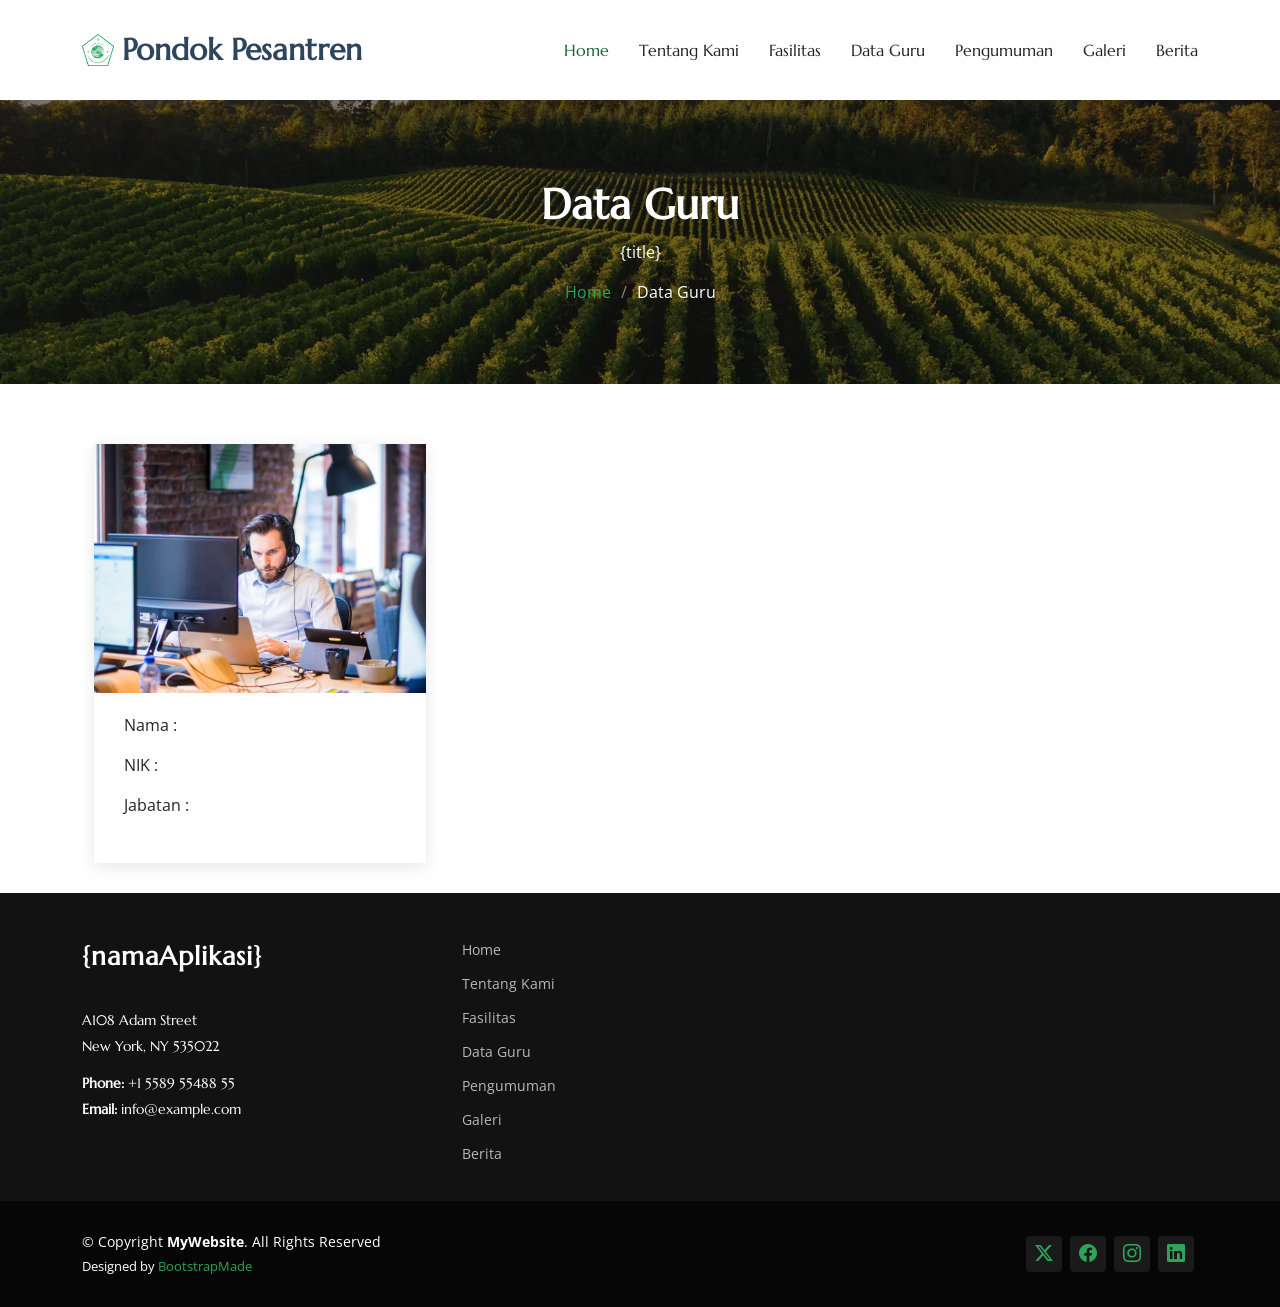
<file: public/ponpes/data-guru.html>
<!DOCTYPE html>
<html lang="en">
  <head>
    <meta charset="utf-8" />
    <meta content="width=device-width, initial-scale=1.0" name="viewport" />
    <title>Pondok Pesantren</title>
    <meta content="" name="description" />
    <meta content="" name="keywords" />

    <!-- Favicons -->
    <link href="assets/img/favicon.png" rel="icon" />
    <link href="assets/img/apple-touch-icon.png" rel="apple-touch-icon" />

    <!-- Fonts -->
    <link href="https://fonts.googleapis.com" rel="preconnect" />
    <link href="https://fonts.gstatic.com" rel="preconnect" crossorigin />
    <link
      href="https://fonts.googleapis.com/css2?family=Open+Sans:ital,wght@0,300;0,400;0,500;0,600;0,700;0,800;1,300;1,400;1,500;1,600;1,700;1,800&family=Marcellus:wght@400&display=swap"
      rel="stylesheet"
    />

    <!-- Vendor CSS Files -->
    <link
      href="assets/vendor/bootstrap/css/bootstrap.min.css"
      rel="stylesheet"
    />
    <link
      href="assets/vendor/bootstrap-icons/bootstrap-icons.css"
      rel="stylesheet"
    />
    <link href="assets/vendor/aos/aos.css" rel="stylesheet" />
    <link href="assets/vendor/swiper/swiper-bundle.min.css" rel="stylesheet" />
    <link
      href="assets/vendor/glightbox/css/glightbox.min.css"
      rel="stylesheet"
    />

    <!-- Main CSS File -->
    <link href="assets/css/main.css" rel="stylesheet" />
  </head>

  <body class="blog-details-page">
    <header
      id="header"
      class="header d-flex align-items-center position-relative"
    >
      <div
        class="container-fluid container-xl position-relative d-flex align-items-center justify-content-between"
      >
        <a href="index.html" class="logo d-flex align-items-center">
          <!-- Uncomment the line below if you also wish to use an image logo -->
          <img src="assets/img/logo-pesantren.png" alt="AgriCulture" />
          <h1 class="sitename">Pondok Pesantren</h1>
        </a>

        <nav id="navmenu" class="navmenu">
          <ul>
            <li><a href="index.html" class="active">Home</a></li>
            <li><a href="about.html">Tentang Kami</a></li>
            <li><a href="index.html#fasilitas">Fasilitas</a></li>
            <li><a href="data-guru.html">Data Guru</a></li>
            <li><a href="index.html#pengumuman">Pengumuman</a></li>
            <li><a href="index.html#galeri">Galeri</a></li>
            <li><a href="index.html#berita">Berita</a></li>
          </ul>
          <i class="mobile-nav-toggle d-xl-none bi bi-list"></i>
        </nav>
      </div>
    </header>

    <main class="main">
      <!-- Page Title -->
      <div
        class="page-title dark-background"
        data-aos="fade"
        style="background-image: url(assets/img/page-title-bg.webp)"
      >
        <div class="container position-relative">
          <h1>Data Guru</h1>
          <p>{title}</p>
          <nav class="breadcrumbs">
            <ol>
              <li><a href="index.html">Home</a></li>
              <li class="current">Data Guru</li>
            </ol>
          </nav>
        </div>
      </div>
      <!-- End Page Title -->

      <div class="container">
        <div class="row">
          <div class="col-lg-4">
            <section id="blog-details" class="blog-details section">
              <div class="container">
                <article class="article">
                  <div class="post-img">
                    <img
                      src="assets/img/blog/blog-1.jpg"
                      alt="image-guru"
                      class="img-fluid"
                    />
                  </div>
                  <div class="content">
                    <p>Nama :</p>
                    <p>NIK :</p>
                    <p>Jabatan :</p>
                  </div>
                </article>
              </div>
            </section>
            <!-- /Blog Details Section -->
          </div>
        </div>
      </div>
    </main>

    <footer id="footer" class="footer dark-background">
      <div class="footer-top">
        <div class="container">
          <div class="row gy-4">
            <div class="col-lg-4 col-md-6 footer-about">
              <a href="index.html" class="logo d-flex align-items-center">
                <span class="sitename">{namaAplikasi}</span>
              </a>
              <div class="footer-contact pt-3">
                <p>A108 Adam Street</p>
                <p>New York, NY 535022</p>
                <p class="mt-3">
                  <strong>Phone:</strong> <span>+1 5589 55488 55</span>
                </p>
                <p><strong>Email:</strong> <span>info@example.com</span></p>
              </div>
            </div>

            <div class="col-lg-2 col-md-3 footer-links">
              <ul>
                <li><a href="index.html" class="active">Home</a></li>
                <li><a href="about.html">Tentang Kami</a></li>
                <li><a href="index.html#fasilitas">Fasilitas</a></li>
                <li><a href="data-guru.html">Data Guru</a></li>
                <li><a href="index.html#pengumuman">Pengumuman</a></li>
                <li><a href="index.html#galeri">Galeri</a></li>
                <li><a href="index.html#berita">Berita</a></li>
              </ul>
            </div>
          </div>
        </div>
      </div>

      <div class="copyright text-center">
        <div
          class="container d-flex flex-column flex-lg-row justify-content-center justify-content-lg-between align-items-center"
        >
          <div
            class="d-flex flex-column align-items-center align-items-lg-start"
          >
            <div>
              © Copyright <strong><span>MyWebsite</span></strong
              >. All Rights Reserved
            </div>
            <div class="credits">
              <!-- All the links in the footer should remain intact. -->
              <!-- You can delete the links only if you purchased the pro version. -->
              <!-- Licensing information: https://bootstrapmade.com/license/ -->
              <!-- Purchase the pro version with working PHP/AJAX contact form: https://bootstrapmade.com/herobiz-bootstrap-business-template/ -->
              Designed by <a href="https://bootstrapmade.com/">BootstrapMade</a>
            </div>
          </div>

          <div class="social-links order-first order-lg-last mb-3 mb-lg-0">
            <a href=""><i class="bi bi-twitter-x"></i></a>
            <a href=""><i class="bi bi-facebook"></i></a>
            <a href=""><i class="bi bi-instagram"></i></a>
            <a href=""><i class="bi bi-linkedin"></i></a>
          </div>
        </div>
      </div>
    </footer>

    <!-- Scroll Top -->
    <a
      href="#"
      id="scroll-top"
      class="scroll-top d-flex align-items-center justify-content-center"
      ><i class="bi bi-arrow-up-short"></i
    ></a>

    <!-- Preloader -->
    <div id="preloader"></div>

    <!-- Vendor JS Files -->
    <script src="assets/vendor/bootstrap/js/bootstrap.bundle.min.js"></script>
    <script src="assets/vendor/php-email-form/validate.js"></script>
    <script src="assets/vendor/aos/aos.js"></script>
    <script src="assets/vendor/swiper/swiper-bundle.min.js"></script>
    <script src="assets/vendor/glightbox/js/glightbox.min.js"></script>

    <!-- Main JS File -->
    <script src="assets/js/main.js"></script>
  </body>
</html>
</file>
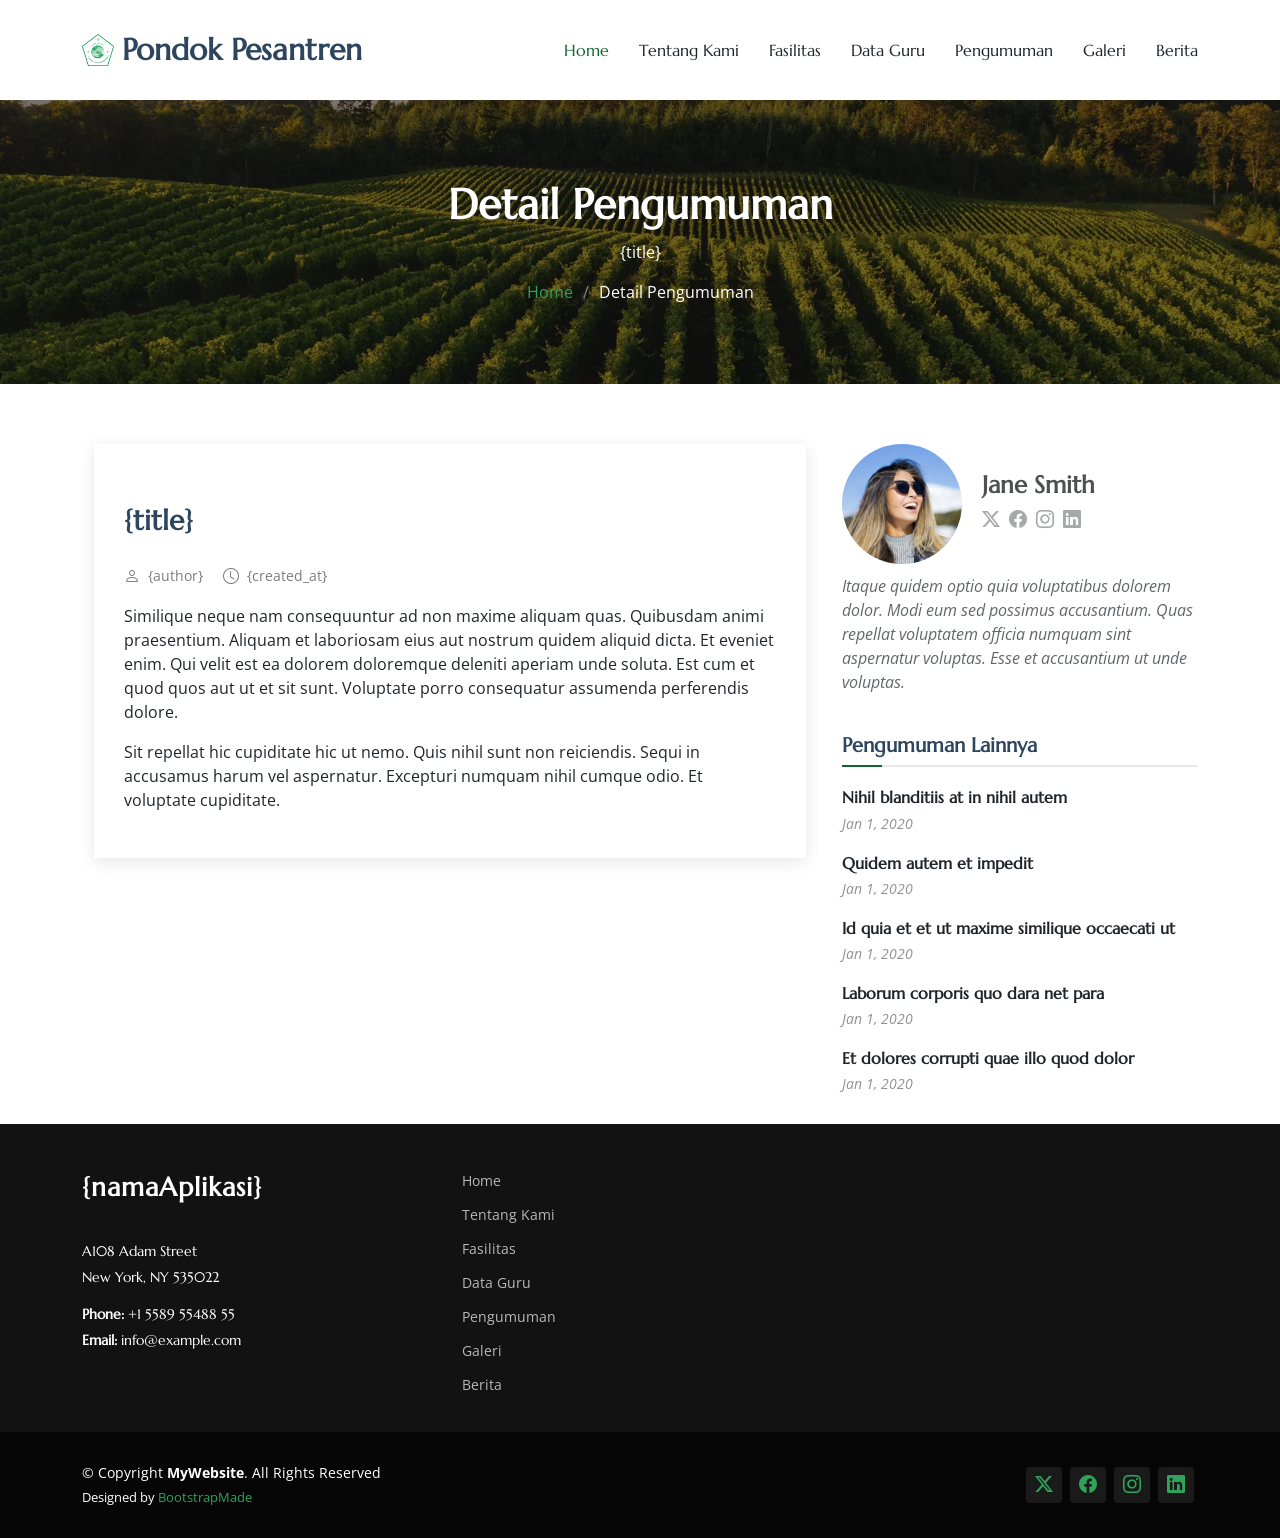
<file: public/ponpes/pengumuman-detail.html>
<!DOCTYPE html>
<html lang="en">
  <head>
    <meta charset="utf-8" />
    <meta content="width=device-width, initial-scale=1.0" name="viewport" />
    <title>Pondok Pesantren</title>
    <meta content="" name="description" />
    <meta content="" name="keywords" />

    <!-- Favicons -->
    <link href="assets/img/favicon.png" rel="icon" />
    <link href="assets/img/apple-touch-icon.png" rel="apple-touch-icon" />

    <!-- Fonts -->
    <link href="https://fonts.googleapis.com" rel="preconnect" />
    <link href="https://fonts.gstatic.com" rel="preconnect" crossorigin />
    <link
      href="https://fonts.googleapis.com/css2?family=Open+Sans:ital,wght@0,300;0,400;0,500;0,600;0,700;0,800;1,300;1,400;1,500;1,600;1,700;1,800&family=Marcellus:wght@400&display=swap"
      rel="stylesheet"
    />

    <!-- Vendor CSS Files -->
    <link
      href="assets/vendor/bootstrap/css/bootstrap.min.css"
      rel="stylesheet"
    />
    <link
      href="assets/vendor/bootstrap-icons/bootstrap-icons.css"
      rel="stylesheet"
    />
    <link href="assets/vendor/aos/aos.css" rel="stylesheet" />
    <link href="assets/vendor/swiper/swiper-bundle.min.css" rel="stylesheet" />
    <link
      href="assets/vendor/glightbox/css/glightbox.min.css"
      rel="stylesheet"
    />

    <!-- Main CSS File -->
    <link href="assets/css/main.css" rel="stylesheet" />
  </head>

  <body class="blog-details-page">
    <header
      id="header"
      class="header d-flex align-items-center position-relative"
    >
      <div
        class="container-fluid container-xl position-relative d-flex align-items-center justify-content-between"
      >
        <a href="index.html" class="logo d-flex align-items-center">
          <!-- Uncomment the line below if you also wish to use an image logo -->
          <img src="assets/img/logo-pesantren.png" alt="AgriCulture" />
          <h1 class="sitename">Pondok Pesantren</h1>
        </a>

        <nav id="navmenu" class="navmenu">
          <ul>
            <li><a href="index.html" class="active">Home</a></li>
            <li><a href="about.html">Tentang Kami</a></li>
            <li><a href="index.html#fasilitas">Fasilitas</a></li>
            <li><a href="data-guru.html">Data Guru</a></li>
            <li><a href="index.html#pengumuman">Pengumuman</a></li>
            <li><a href="index.html#galeri">Galeri</a></li>
            <li><a href="index.html#berita">Berita</a></li>
          </ul>
          <i class="mobile-nav-toggle d-xl-none bi bi-list"></i>
        </nav>
      </div>
    </header>

    <main class="main">
      <!-- Page Title -->
      <div
        class="page-title dark-background"
        data-aos="fade"
        style="background-image: url(assets/img/page-title-bg.webp)"
      >
        <div class="container position-relative">
          <h1>Detail Pengumuman</h1>
          <p>{title}</p>
          <nav class="breadcrumbs">
            <ol>
              <li><a href="index.html">Home</a></li>
              <li class="current">Detail Pengumuman</li>
            </ol>
          </nav>
        </div>
      </div>
      <!-- End Page Title -->

      <div class="container">
        <div class="row">
          <div class="col-lg-8">
            <section id="blog-details" class="blog-details section">
              <div class="container">
                <article class="article">
                  <h2 class="title">{title}</h2>

                  <div class="meta-top">
                    <ul>
                      <li class="d-flex align-items-center">
                        <i class="bi bi-person"></i>
                        <a href="blog-details.html">{author}</a>
                      </li>
                      <li class="d-flex align-items-center">
                        <i class="bi bi-clock"></i>
                        <a href="blog-details.html"
                          ><time datetime="2020-01-01">{created_at}</time></a
                        >
                      </li>
                    </ul>
                  </div>
                  <!-- End meta top -->

                  <div class="content">
                    <p>
                      Similique neque nam consequuntur ad non maxime aliquam
                      quas. Quibusdam animi praesentium. Aliquam et laboriosam
                      eius aut nostrum quidem aliquid dicta. Et eveniet enim.
                      Qui velit est ea dolorem doloremque deleniti aperiam unde
                      soluta. Est cum et quod quos aut ut et sit sunt. Voluptate
                      porro consequatur assumenda perferendis dolore.
                    </p>

                    <p>
                      Sit repellat hic cupiditate hic ut nemo. Quis nihil sunt
                      non reiciendis. Sequi in accusamus harum vel aspernatur.
                      Excepturi numquam nihil cumque odio. Et voluptate
                      cupiditate.
                    </p>
                  </div>
                </article>
              </div>
            </section>
            <!-- /Blog Details Section -->
          </div>

          <div class="col-lg-4 sidebar">
            <div class="widgets-container">
              <!-- Blog Author Widget -->
              <div class="blog-author-widget widget-item">
                <div class="d-flex flex-column align-items-center">
                  <div class="d-flex align-items-center w-100">
                    <img
                      src="assets/img/blog/blog-author.jpg"
                      class="rounded-circle flex-shrink-0"
                      alt=""
                    />
                    <div>
                      <h4>Jane Smith</h4>
                      <div class="social-links">
                        <a href="https://x.com/#"
                          ><i class="bi bi-twitter-x"></i
                        ></a>
                        <a href="https://facebook.com/#"
                          ><i class="bi bi-facebook"></i
                        ></a>
                        <a href="https://instagram.com/#"
                          ><i class="biu bi-instagram"></i
                        ></a>
                        <a href="https://instagram.com/#"
                          ><i class="biu bi-linkedin"></i
                        ></a>
                      </div>
                    </div>
                  </div>

                  <p>
                    Itaque quidem optio quia voluptatibus dolorem dolor. Modi
                    eum sed possimus accusantium. Quas repellat voluptatem
                    officia numquam sint aspernatur voluptas. Esse et
                    accusantium ut unde voluptas.
                  </p>
                </div>
              </div>
              <!--/Blog Author Widget -->

              <div class="recent-posts-widget-2 widget-item">
                <h3 class="widget-title">Pengumuman Lainnya</h3>

                <div class="post-item">
                  <h4>
                    <a href="blog-details.html"
                      >Nihil blanditiis at in nihil autem</a
                    >
                  </h4>
                  <time datetime="2020-01-01">Jan 1, 2020</time>
                </div>

                <div class="post-item">
                  <h4>
                    <a href="blog-details.html">Quidem autem et impedit</a>
                  </h4>
                  <time datetime="2020-01-01">Jan 1, 2020</time>
                </div>
                <!-- End recent post item-->

                <div class="post-item">
                  <h4>
                    <a href="blog-details.html"
                      >Id quia et et ut maxime similique occaecati ut</a
                    >
                  </h4>
                  <time datetime="2020-01-01">Jan 1, 2020</time>
                </div>
                <!-- End recent post item-->

                <div class="post-item">
                  <h4>
                    <a href="blog-details.html"
                      >Laborum corporis quo dara net para</a
                    >
                  </h4>
                  <time datetime="2020-01-01">Jan 1, 2020</time>
                </div>
                <!-- End recent post item-->

                <div class="post-item">
                  <h4>
                    <a href="blog-details.html"
                      >Et dolores corrupti quae illo quod dolor</a
                    >
                  </h4>
                  <time datetime="2020-01-01">Jan 1, 2020</time>
                </div>
                <!-- End recent post item-->
              </div>
              <!--/Recent Posts Widget 2 -->
            </div>
          </div>
        </div>
      </div>
    </main>

    <footer id="footer" class="footer dark-background">
      <div class="footer-top">
        <div class="container">
          <div class="row gy-4">
            <div class="col-lg-4 col-md-6 footer-about">
              <a href="index.html" class="logo d-flex align-items-center">
                <span class="sitename">{namaAplikasi}</span>
              </a>
              <div class="footer-contact pt-3">
                <p>A108 Adam Street</p>
                <p>New York, NY 535022</p>
                <p class="mt-3">
                  <strong>Phone:</strong> <span>+1 5589 55488 55</span>
                </p>
                <p><strong>Email:</strong> <span>info@example.com</span></p>
              </div>
            </div>

            <div class="col-lg-2 col-md-3 footer-links">
              <ul>
                <li><a href="index.html" class="active">Home</a></li>
                <li><a href="about.html">Tentang Kami</a></li>
                <li><a href="index.html#fasilitas">Fasilitas</a></li>
                <li><a href="data-guru.html">Data Guru</a></li>
                <li><a href="index.html#pengumuman">Pengumuman</a></li>
                <li><a href="index.html#galeri">Galeri</a></li>
                <li><a href="index.html#berita">Berita</a></li>
              </ul>
            </div>
          </div>
        </div>
      </div>

      <div class="copyright text-center">
        <div
          class="container d-flex flex-column flex-lg-row justify-content-center justify-content-lg-between align-items-center"
        >
          <div
            class="d-flex flex-column align-items-center align-items-lg-start"
          >
            <div>
              © Copyright <strong><span>MyWebsite</span></strong
              >. All Rights Reserved
            </div>
            <div class="credits">
              <!-- All the links in the footer should remain intact. -->
              <!-- You can delete the links only if you purchased the pro version. -->
              <!-- Licensing information: https://bootstrapmade.com/license/ -->
              <!-- Purchase the pro version with working PHP/AJAX contact form: https://bootstrapmade.com/herobiz-bootstrap-business-template/ -->
              Designed by <a href="https://bootstrapmade.com/">BootstrapMade</a>
            </div>
          </div>

          <div class="social-links order-first order-lg-last mb-3 mb-lg-0">
            <a href=""><i class="bi bi-twitter-x"></i></a>
            <a href=""><i class="bi bi-facebook"></i></a>
            <a href=""><i class="bi bi-instagram"></i></a>
            <a href=""><i class="bi bi-linkedin"></i></a>
          </div>
        </div>
      </div>
    </footer>

    <!-- Scroll Top -->
    <a
      href="#"
      id="scroll-top"
      class="scroll-top d-flex align-items-center justify-content-center"
      ><i class="bi bi-arrow-up-short"></i
    ></a>

    <!-- Preloader -->
    <div id="preloader"></div>

    <!-- Vendor JS Files -->
    <script src="assets/vendor/bootstrap/js/bootstrap.bundle.min.js"></script>
    <script src="assets/vendor/php-email-form/validate.js"></script>
    <script src="assets/vendor/aos/aos.js"></script>
    <script src="assets/vendor/swiper/swiper-bundle.min.js"></script>
    <script src="assets/vendor/glightbox/js/glightbox.min.js"></script>

    <!-- Main JS File -->
    <script src="assets/js/main.js"></script>
  </body>
</html>
</file>
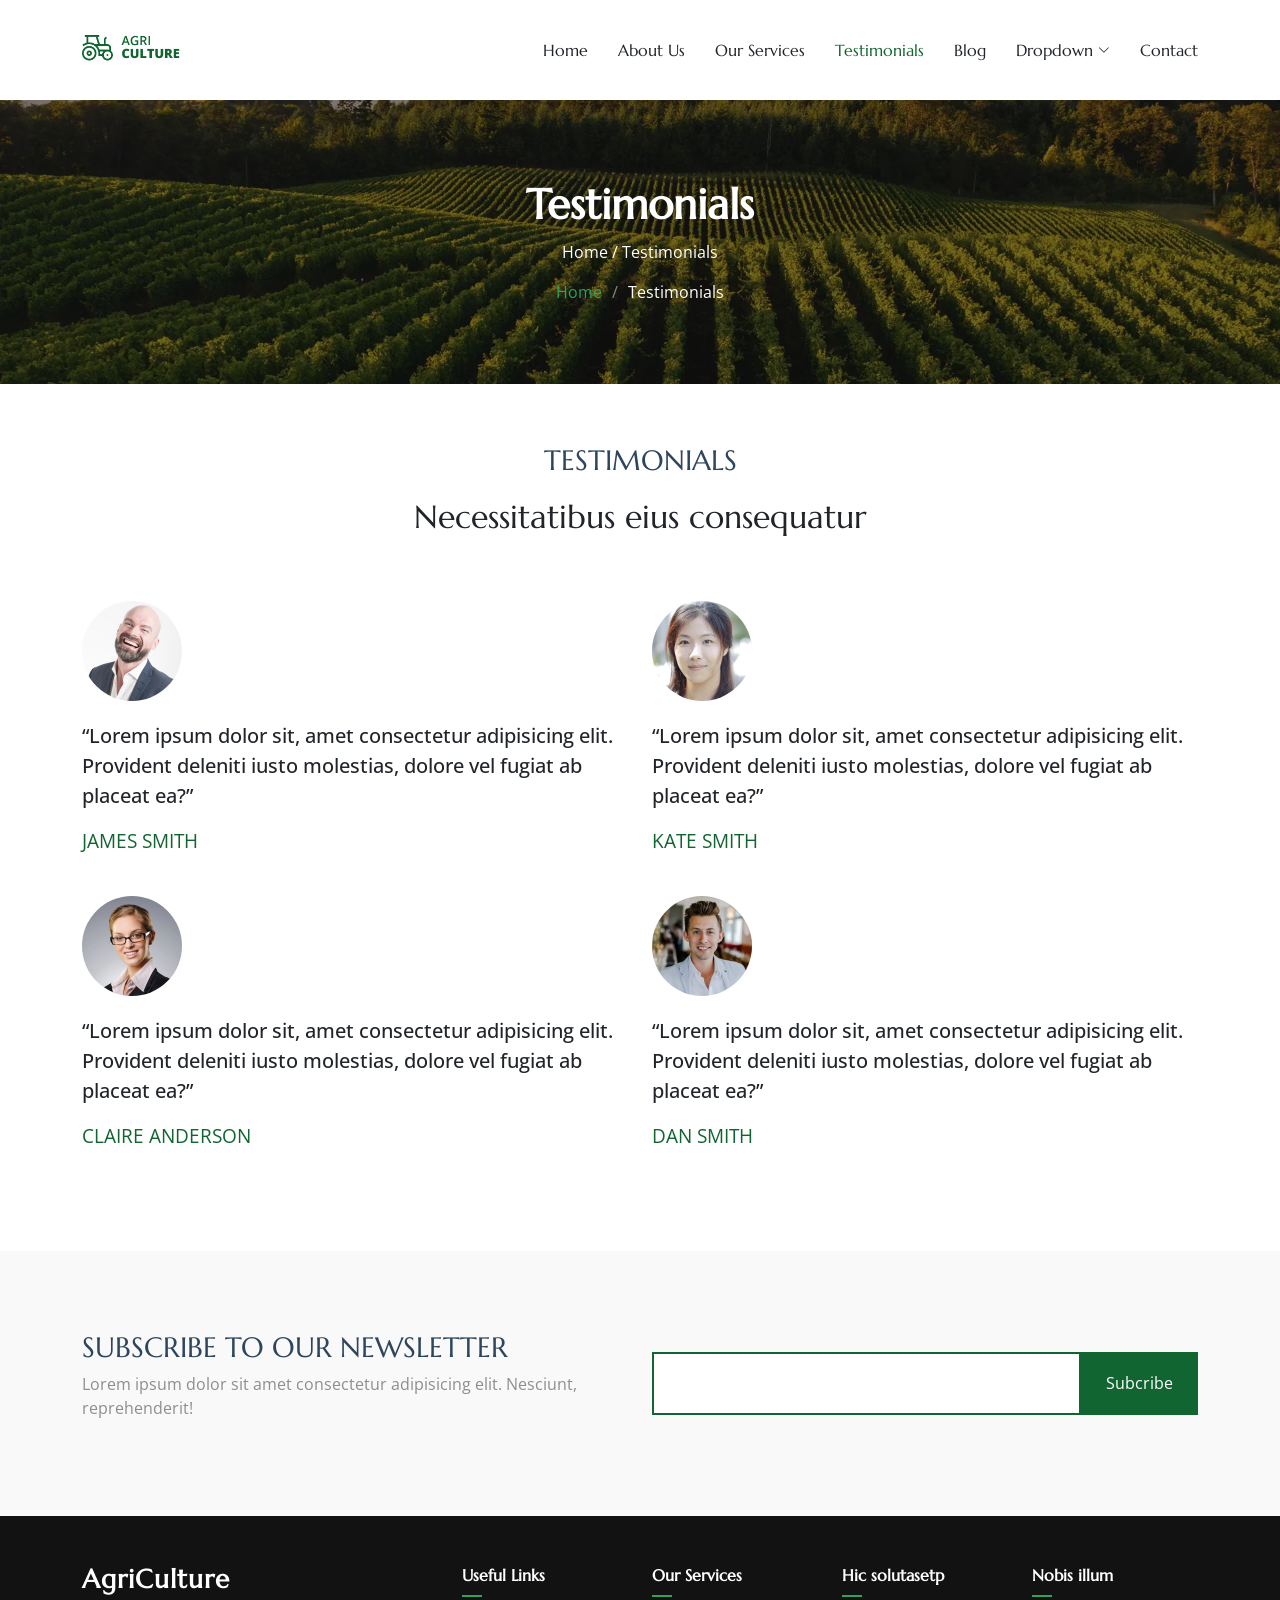
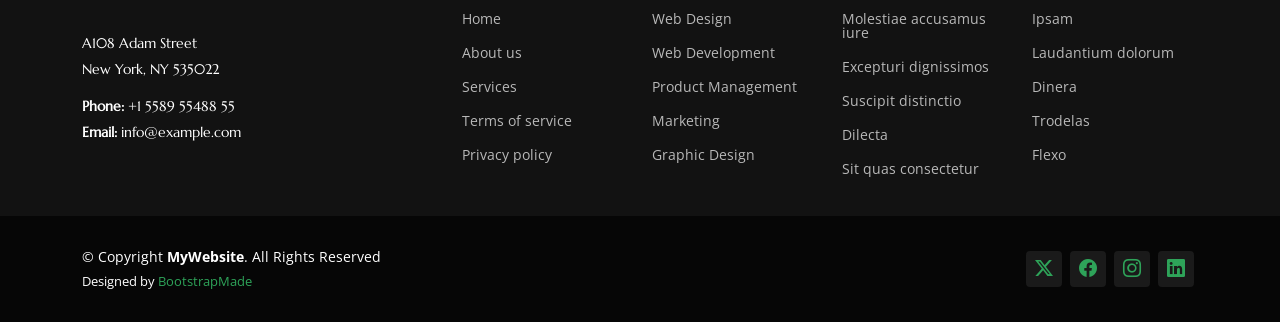
<file: public/ponpes/testimonials.html>
<!DOCTYPE html>
<html lang="en">

<head>
  <meta charset="utf-8">
  <meta content="width=device-width, initial-scale=1.0" name="viewport">
  <title>Testimonials - AgriCulture Bootstrap Template</title>
  <meta content="" name="description">
  <meta content="" name="keywords">

  <!-- Favicons -->
  <link href="assets/img/favicon.png" rel="icon">
  <link href="assets/img/apple-touch-icon.png" rel="apple-touch-icon">

  <!-- Fonts -->
  <link href="https://fonts.googleapis.com" rel="preconnect">
  <link href="https://fonts.gstatic.com" rel="preconnect" crossorigin>
  <link href="https://fonts.googleapis.com/css2?family=Open+Sans:ital,wght@0,300;0,400;0,500;0,600;0,700;0,800;1,300;1,400;1,500;1,600;1,700;1,800&family=Marcellus:wght@400&display=swap" rel="stylesheet">

  <!-- Vendor CSS Files -->
  <link href="assets/vendor/bootstrap/css/bootstrap.min.css" rel="stylesheet">
  <link href="assets/vendor/bootstrap-icons/bootstrap-icons.css" rel="stylesheet">
  <link href="assets/vendor/aos/aos.css" rel="stylesheet">
  <link href="assets/vendor/swiper/swiper-bundle.min.css" rel="stylesheet">
  <link href="assets/vendor/glightbox/css/glightbox.min.css" rel="stylesheet">

  <!-- Main CSS File -->
  <link href="assets/css/main.css" rel="stylesheet">

  <!-- =======================================================
  * Template Name: AgriCulture
  * Template URL: https://bootstrapmade.com/agriculture-bootstrap-website-template/
  * Updated: Jun 29 2024 with Bootstrap v5.3.3
  * Author: BootstrapMade.com
  * License: https://bootstrapmade.com/license/
  ======================================================== -->
</head>

<body class="testimonials-page">

  <header id="header" class="header d-flex align-items-center position-relative">
    <div class="container-fluid container-xl position-relative d-flex align-items-center justify-content-between">

      <a href="index.html" class="logo d-flex align-items-center">
        <!-- Uncomment the line below if you also wish to use an image logo -->
        <img src="assets/img/logo.png" alt="AgriCulture">
        <!-- <h1 class="sitename">AgriCulture</h1>  -->
      </a>

      <nav id="navmenu" class="navmenu">
        <ul>
          <li><a href="index.html">Home</a></li>
          <li><a href="about.html">About Us</a></li>
          <li><a href="services.html">Our Services</a></li>
          <li><a href="testimonials.html" class="active">Testimonials</a></li>
          <li><a href="blog.html">Blog</a></li>
          <li class="dropdown"><a href="#"><span>Dropdown</span> <i class="bi bi-chevron-down toggle-dropdown"></i></a>
            <ul>
              <li><a href="#">Dropdown 1</a></li>
              <li class="dropdown"><a href="#"><span>Deep Dropdown</span> <i class="bi bi-chevron-down toggle-dropdown"></i></a>
                <ul>
                  <li><a href="#">Deep Dropdown 1</a></li>
                  <li><a href="#">Deep Dropdown 2</a></li>
                  <li><a href="#">Deep Dropdown 3</a></li>
                  <li><a href="#">Deep Dropdown 4</a></li>
                  <li><a href="#">Deep Dropdown 5</a></li>
                </ul>
              </li>
              <li><a href="#">Dropdown 2</a></li>
              <li><a href="#">Dropdown 3</a></li>
              <li><a href="#">Dropdown 4</a></li>
            </ul>
          </li>
          <li><a href="contact.html">Contact</a></li>
        </ul>
        <i class="mobile-nav-toggle d-xl-none bi bi-list"></i>
      </nav>

    </div>
  </header>

  <main class="main">

    <!-- Page Title -->
    <div class="page-title dark-background" data-aos="fade" style="background-image: url(assets/img/page-title-bg.webp);">
      <div class="container position-relative">
        <h1>Testimonials</h1>
        <p>
          Home
          /
          Testimonials
        </p>
        <nav class="breadcrumbs">
          <ol>
            <li><a href="index.html">Home</a></li>
            <li class="current">Testimonials</li>
          </ol>
        </nav>
      </div>
    </div><!-- End Page Title -->

    <!-- Testimonials Section -->
    <section class="testimonials-12 testimonials section" id="testimonials">
      <!-- Section Title -->
      <div class="container section-title" data-aos="fade-up">
        <h2>TESTIMONIALS</h2>
        <p>Necessitatibus eius consequatur</p>
      </div><!-- End Section Title -->

      <div class="testimonial-wrap">
        <div class="container">
          <div class="row">
            <div class="col-md-6 mb-4 mb-md-4">
              <div class="testimonial">
                <img src="assets/img/testimonials/testimonials-1.jpg" alt="Testimonial author">
                <blockquote>
                  <p>
                    “Lorem ipsum dolor sit, amet consectetur adipisicing
                    elit. Provident deleniti iusto molestias, dolore vel fugiat
                    ab placeat ea?”
                  </p>
                </blockquote>
                <p class="client-name">James Smith</p>
              </div>
            </div>
            <div class="col-md-6 mb-4 mb-md-4">
              <div class="testimonial">
                <img src="assets/img/testimonials/testimonials-2.jpg" alt="Testimonial author">
                <blockquote>
                  <p>
                    “Lorem ipsum dolor sit, amet consectetur adipisicing
                    elit. Provident deleniti iusto molestias, dolore vel fugiat
                    ab placeat ea?”
                  </p>
                </blockquote>
                <p class="client-name">Kate Smith</p>
              </div>
            </div>
            <div class="col-md-6 mb-4 mb-md-4">
              <div class="testimonial">
                <img src="assets/img/testimonials/testimonials-3.jpg" alt="Testimonial author">
                <blockquote>
                  <p>
                    “Lorem ipsum dolor sit, amet consectetur adipisicing
                    elit. Provident deleniti iusto molestias, dolore vel fugiat
                    ab placeat ea?”
                  </p>
                </blockquote>
                <p class="client-name">Claire Anderson</p>
              </div>
            </div>
            <div class="col-md-6 mb-4 mb-md-4">
              <div class="testimonial">
                <img src="assets/img/testimonials/testimonials-4.jpg" alt="Testimonial author">
                <blockquote>
                  <p>
                    “Lorem ipsum dolor sit, amet consectetur adipisicing
                    elit. Provident deleniti iusto molestias, dolore vel fugiat
                    ab placeat ea?”
                  </p>
                </blockquote>
                <p class="client-name">Dan Smith</p>
              </div>
            </div>
          </div>
        </div>
      </div>
    </section><!-- /Testimonials Section -->

    <!-- Call To Action Section -->
    <section id="call-to-action" class="call-to-action section light-background">

      <div class="content">
        <div class="container">
          <div class="row align-items-center">
            <div class="col-lg-6">
              <h3>Subscribe To Our Newsletter</h3>
              <p class="opacity-50">
                Lorem ipsum dolor sit amet consectetur adipisicing elit.
                Nesciunt, reprehenderit!
              </p>
            </div>
            <div class="col-lg-6">
              <form action="forms/newsletter.php" class="form-subscribe php-email-form">
                <div class="form-group d-flex align-items-stretch">
                  <input type="email" name="email" class="form-control h-100" placeholder="Enter your e-mail">
                  <input type="submit" class="btn btn-secondary px-4" value="Subcribe">
                </div>
                <div class="loading">Loading</div>
                <div class="error-message"></div>
                <div class="sent-message">
                  Your subscription request has been sent. Thank you!
                </div>
              </form>
            </div>
          </div>
        </div>
      </div>
    </section><!-- /Call To Action Section -->

  </main>

  <footer id="footer" class="footer dark-background">

    <div class="footer-top">
      <div class="container">
        <div class="row gy-4">
          <div class="col-lg-4 col-md-6 footer-about">
            <a href="index.html" class="logo d-flex align-items-center">
              <span class="sitename">AgriCulture</span>
            </a>
            <div class="footer-contact pt-3">
              <p>A108 Adam Street</p>
              <p>New York, NY 535022</p>
              <p class="mt-3"><strong>Phone:</strong> <span>+1 5589 55488 55</span></p>
              <p><strong>Email:</strong> <span>info@example.com</span></p>
            </div>
          </div>

          <div class="col-lg-2 col-md-3 footer-links">
            <h4>Useful Links</h4>
            <ul>
              <li><a href="#">Home</a></li>
              <li><a href="#">About us</a></li>
              <li><a href="#">Services</a></li>
              <li><a href="#">Terms of service</a></li>
              <li><a href="#">Privacy policy</a></li>
            </ul>
          </div>

          <div class="col-lg-2 col-md-3 footer-links">
            <h4>Our Services</h4>
            <ul>
              <li><a href="#">Web Design</a></li>
              <li><a href="#">Web Development</a></li>
              <li><a href="#">Product Management</a></li>
              <li><a href="#">Marketing</a></li>
              <li><a href="#">Graphic Design</a></li>
            </ul>
          </div>

          <div class="col-lg-2 col-md-3 footer-links">
            <h4>Hic solutasetp</h4>
            <ul>
              <li><a href="#">Molestiae accusamus iure</a></li>
              <li><a href="#">Excepturi dignissimos</a></li>
              <li><a href="#">Suscipit distinctio</a></li>
              <li><a href="#">Dilecta</a></li>
              <li><a href="#">Sit quas consectetur</a></li>
            </ul>
          </div>

          <div class="col-lg-2 col-md-3 footer-links">
            <h4>Nobis illum</h4>
            <ul>
              <li><a href="#">Ipsam</a></li>
              <li><a href="#">Laudantium dolorum</a></li>
              <li><a href="#">Dinera</a></li>
              <li><a href="#">Trodelas</a></li>
              <li><a href="#">Flexo</a></li>
            </ul>
          </div>

        </div>
      </div>
    </div>

    <div class="copyright text-center">
      <div class="container d-flex flex-column flex-lg-row justify-content-center justify-content-lg-between align-items-center">

        <div class="d-flex flex-column align-items-center align-items-lg-start">
          <div>
            © Copyright <strong><span>MyWebsite</span></strong>. All Rights Reserved
          </div>
          <div class="credits">
            <!-- All the links in the footer should remain intact. -->
            <!-- You can delete the links only if you purchased the pro version. -->
            <!-- Licensing information: https://bootstrapmade.com/license/ -->
            <!-- Purchase the pro version with working PHP/AJAX contact form: https://bootstrapmade.com/herobiz-bootstrap-business-template/ -->
            Designed by <a href="https://bootstrapmade.com/">BootstrapMade</a>
          </div>
        </div>

        <div class="social-links order-first order-lg-last mb-3 mb-lg-0">
          <a href=""><i class="bi bi-twitter-x"></i></a>
          <a href=""><i class="bi bi-facebook"></i></a>
          <a href=""><i class="bi bi-instagram"></i></a>
          <a href=""><i class="bi bi-linkedin"></i></a>
        </div>

      </div>
    </div>

  </footer>

  <!-- Scroll Top -->
  <a href="#" id="scroll-top" class="scroll-top d-flex align-items-center justify-content-center"><i class="bi bi-arrow-up-short"></i></a>

  <!-- Preloader -->
  <div id="preloader"></div>

  <!-- Vendor JS Files -->
  <script src="assets/vendor/bootstrap/js/bootstrap.bundle.min.js"></script>
  <script src="assets/vendor/php-email-form/validate.js"></script>
  <script src="assets/vendor/aos/aos.js"></script>
  <script src="assets/vendor/swiper/swiper-bundle.min.js"></script>
  <script src="assets/vendor/glightbox/js/glightbox.min.js"></script>

  <!-- Main JS File -->
  <script src="assets/js/main.js"></script>

</body>

</html>
</file>
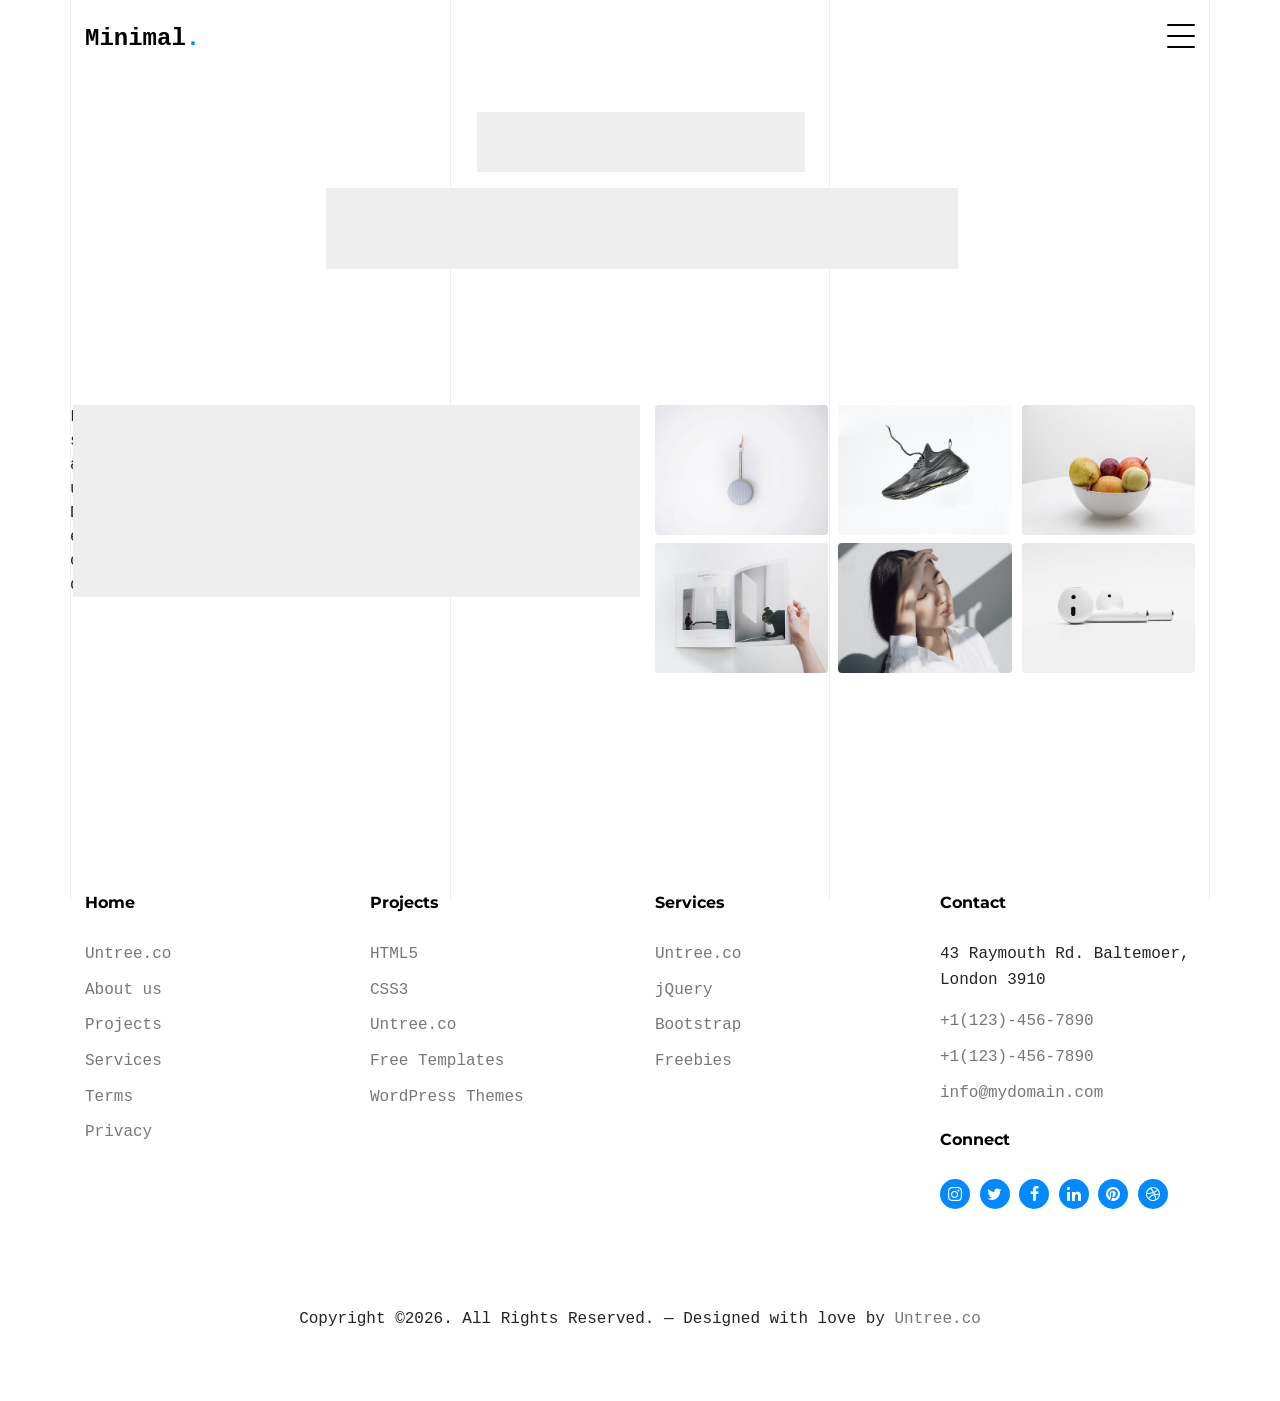
<file: public/untree_minimal/krf.html>
<!doctype html>
<html lang="en">

<head>
  <meta charset="utf-8">
  <meta name="viewport" content="width=device-width, initial-scale=1, shrink-to-fit=no">
  <meta name="author" content="Untree.co">
  <link rel="shortcut icon" href="favicon.png">

  <meta name="description" content="" />
  <meta name="keywords" content="" />

  <link rel="preconnect" href="https://fonts.googleapis.com">
  <link rel="preconnect" href="https://fonts.gstatic.com" crossorigin>
  <link href="https://fonts.googleapis.com/css2?family=Montserrat:wght@400;700&family=PT+Mono&display=swap" rel="stylesheet">

  <link rel="stylesheet" href="css/bootstrap.min.css">
  <link rel="stylesheet" href="css/owl.carousel.min.css">
  <link rel="stylesheet" href="css/owl.theme.default.min.css">
  <link rel="stylesheet" href="css/jquery.fancybox.min.css">
  <link rel="stylesheet" href="fonts/icomoon/style.css">
  <link rel="stylesheet" href="fonts/flaticon/font/flaticon.css">
  <link rel="stylesheet" href="css/aos.css">
  <link rel="stylesheet" href="css/style.css">

  <title>Minimal Free HTML Template by Untree.co</title>
</head>

<body data-spy="scroll" data-target=".site-navbar-target" data-offset="100">

  <div class="lines-wrap">
    <div class="lines-inner">
      <div class="lines"></div>
    </div>
  </div>
  <!-- END lines -->

  <div class="site-mobile-menu site-navbar-target">
    <div class="site-mobile-menu-header">
      <div class="site-mobile-menu-close">
        <span class="icofont-close js-menu-toggle"></span>
      </div>
    </div>
    <div class="site-mobile-menu-body"></div>
  </div>
  
  <nav class="site-nav dark mb-5 site-navbar-target">
    <div class="container">
      <div class="site-navigation">
        <a href="index.html" class="logo m-0">Minimal<span class="text-primary">.</span></a>

        <ul class="js-clone-nav d-none d-lg-inline-none site-menu float-right site-nav-wrap">
          <li><a href="index.html#home-section" class="nav-link active">Home</a></li>
          <li><a href="index.html#portfolio-section">Portfolio</a></li>

          <li class="has-children">
            <a href="index.html#about-section">About</a>
            <ul class="dropdown">
              <li><a href="elements.html">Elements</a></li>
              <li class="has-children">
                <a href="#">Menu Two</a>
                <ul class="dropdown">
                  <li><a href="#">Sub Menu One</a></li>
                  <li><a href="#">Sub Menu Two</a></li>
                  <li><a href="#">Sub Menu Three</a></li>
                </ul>
              </li>
              <li><a href="#">Menu Three</a></li>
            </ul>
          </li>
          <li><a href="index.html#services-section">Services</a></li>
          <li><a href="index.html#contact-section">Contact us</a></li>
        </ul>

        <a href="#" class="burger ml-auto float-right site-menu-toggle js-menu-toggle d-inline-block d-lg-inline-block" data-toggle="collapse" data-target="#main-navbar">
          <span></span>
        </a>

      </div>
    </div>
  </nav>


  <div class="untree_co-section pb-0" id="home-section">
    <div class="container">
      <div class="row justify-content-center text-center">
        <div class="col-md-7">
          <h1 class="heading gsap-reveal-hero mb-3"><strong>Kelas Riset Film</strong></h1>
          <h2 class="subheading gsap-reveal-hero mb-4">
            A minimal, clean, and AJAX driven free portfolio template created by the fine folks at <strong>Untree.co</strong>. Read our <a href="https://untree.co/license" target="_blank">template license</a> here.
          </h2>  
        </div>
      </div>
      
    </div>
  </div>

  <div class="untree_co-section untree_co-section-4 padding-md">
    <div class="container">
      <div class="row">
        <div class="col-lg-12 mx-auto contents ">
          <div class="row">
            <div class="col-lg-6">
              <div class="custom-block row justify-content-center" data-aos="fade-up">
                <!-- <h2 class="section-title text-black">Accordion</h2> -->
                <p class="gsap-reveal-hero">
                  Lorem ipsum dolor sit amet, consectetur adipiscing elit, sed do eiusmod tempor incididunt ut labore et dolore magna aliqua. Ut enim ad minim veniam, quis nostrud exercitation ullamco laboris nisi ut aliquip ex ea commodo consequat. Duis aute irure dolor in reprehenderit in voluptate velit esse cillum dolore eu fugiat nulla pariatur. Excepteur sint occaecat cupidatat non proident, sunt in culpa qui officia deserunt mollit anim id est laborum.
                </p>
              </div> <!-- END .custom-block -->

            </div> <!-- /.col-lg-6 -->
            <div class="col-lg-6">
              <div class="custom-block" data-aos="fade-up">
                <!-- <h2 class="section-title text-black">Gallery</h2> -->
                <div class="row gutter-v2 gallery">
                  <div class="col-4">
                    <a href="images/gal_1.jpg" class="gal-item" data-fancybox="gal"><img src="images/gal_1.jpg" alt="Image" class="img-fluid"></a>
                  </div>
                  <div class="col-4">
                    <a href="images/gal_2.jpg" class="gal-item" data-fancybox="gal"><img src="images/gal_2.jpg" alt="Image" class="img-fluid"></a>
                  </div>
                  <div class="col-4">
                    <a href="images/gal_3.jpg" class="gal-item" data-fancybox="gal"><img src="images/gal_3.jpg" alt="Image" class="img-fluid"></a>
                  </div>
                  <div class="col-4">
                    <a href="images/gal_4.jpg" class="gal-item" data-fancybox="gal"><img src="images/gal_4.jpg" alt="Image" class="img-fluid"></a>
                  </div>
                  <div class="col-4">
                    <a href="images/gal_5.jpg" class="gal-item" data-fancybox="gal"><img src="images/gal_5.jpg" alt="Image" class="img-fluid"></a>
                  </div>
                  <div class="col-4">
                    <a href="images/gal_6.jpg" class="gal-item" data-fancybox="gal"><img src="images/gal_6.jpg" alt="Image" class="img-fluid"></a>
                  </div>
                </div>
              </div> <!-- END .custom-block -->

            </div> <!-- /.col-lg-6 -->
          </div> <!-- /.row -->    


        </div>
      </div>
    </div>
  </div>

  <div class="site-footer">
    <div class="container">

      <div class="row">
        <div class="col-lg-3">
          <div class="widget">
            <h3>Home</h3>
            <ul class="list-unstyled float-left links">
              <li><a href="#">Untree.co</a></li>
              <li><a href="#">About us</a></li>
              <li><a href="#">Projects</a></li>
              <li><a href="#">Services</a></li>
              <li><a href="#">Terms</a></li>
              <li><a href="#">Privacy</a></li>
            </ul>
          </div> <!-- /.widget -->
        </div> <!-- /.col-lg-3 -->

        <div class="col-lg-3">
          <div class="widget">
            <h3>Projects</h3>
            <ul class="list-unstyled float-left links">
              <li><a href="#">HTML5</a></li>
              <li><a href="#">CSS3</a></li>
              <li><a href="#">Untree.co</a></li>
              <li><a href="#">Free Templates</a></li>
              <li><a href="#">WordPress Themes</a></li>
            </ul>
          </div> <!-- /.widget -->
        </div> <!-- /.col-lg-3 -->

        <div class="col-lg-3">
          <div class="widget">
            <h3>Services</h3>
            <ul class="list-unstyled float-left links">
              <li><a href="#">Untree.co</a></li>
              <li><a href="#">jQuery</a></li>
              <li><a href="#">Bootstrap</a></li>
              <li><a href="#">Freebies</a></li>
            </ul>
          </div> <!-- /.widget -->
        </div> <!-- /.col-lg-3 -->


        <div class="col-lg-3">
          <div class="widget">
            <h3>Contact</h3>
            <address>43 Raymouth Rd. Baltemoer, London 3910</address>
            <ul class="list-unstyled links mb-4">
              <li><a href="tel://11234567890">+1(123)-456-7890</a></li>
              <li><a href="tel://11234567890">+1(123)-456-7890</a></li>
              <li><a href="mailto:info@mydomain.com">info@mydomain.com</a></li>
            </ul>

            <h3>Connect</h3>
            <ul class="list-unstyled social">
              <li><a href="#"><span class="icon-instagram"></span></a></li>
              <li><a href="#"><span class="icon-twitter"></span></a></li>
              <li><a href="#"><span class="icon-facebook"></span></a></li>
              <li><a href="#"><span class="icon-linkedin"></span></a></li>
              <li><a href="#"><span class="icon-pinterest"></span></a></li>
              <li><a href="#"><span class="icon-dribbble"></span></a></li>
            </ul>

          </div> <!-- /.widget -->
        </div> <!-- /.col-lg-3 -->

      </div> <!-- /.row -->





      <div class="row mt-5">
        <div class="col-12 text-center">
          <!-- 
              **==========
              NOTE: 
              Please don't remove this copyright link unless you buy the license here https://untree.co/license/  

              **==========
            -->
            <p class="mb-0">Copyright &copy;<script>document.write(new Date().getFullYear());</script>. All Rights Reserved. &mdash; Designed with love by <a href="https://untree.co">Untree.co</a> <!-- License information: https://untree.co/license/ -->
            </p>

          </div>
        </div>
      </div> <!-- /.container -->
    </div> <!-- /.site-footer -->

    <div id="overlayer"></div>
    <div class="loader">
      <div class="spinner-border" role="status">
        <span class="sr-only">Loading...</span>
      </div>
    </div>

    <script src="js/jquery-3.4.1.min.js"></script>
    <script src="js/popper.min.js"></script>
    <script src="js/bootstrap.min.js"></script>
    <script src="js/owl.carousel.min.js"></script>
    <script src="js/jquery.animateNumber.min.js"></script>
    <script src="js/jquery.waypoints.min.js"></script>
    <script src="js/jquery.fancybox.min.js"></script>
    <script src="js/aos.js"></script>
    <script src="js/wave-animate.js"></script>
    <script src="js/circle-progress.js"></script>
    <script src="js/imagesloaded.pkgd.js"></script>
    <script src="js/isotope.pkgd.min.js"></script>
    <script src="js/jquery.easing.1.3.js"></script>
    <script src="js/TweenMax.min.js"></script>
    <script src="js/ScrollMagic.min.js"></script>
    <script src="js/scrollmagic.animation.gsap.min.js"></script>

    
    <script src="js/custom.js"></script>
    
  </body>

  </html>
</file>
<file: public/untree_minimal/fonts/icomoon/style.css>
@font-face {
  font-family: 'icomoon';
  src:  url('fonts/icomoon.eot?10si43');
  src:  url('fonts/icomoon.eot?10si43#iefix') format('embedded-opentype'),
    url('fonts/icomoon.ttf?10si43') format('truetype'),
    url('fonts/icomoon.woff?10si43') format('woff'),
    url('fonts/icomoon.svg?10si43#icomoon') format('svg');
  font-weight: normal;
  font-style: normal;
}

[class^="icon-"], [class*=" icon-"] {
  /* use !important to prevent issues with browser extensions that change fonts */
  font-family: 'icomoon' !important;
  speak: none;
  font-style: normal;
  font-weight: normal;
  font-variant: normal;
  text-transform: none;
  line-height: 1;

  /* Better Font Rendering =========== */
  -webkit-font-smoothing: antialiased;
  -moz-osx-font-smoothing: grayscale;
}

.icon-asterisk:before {
  content: "\f069";
}
.icon-plus:before {
  content: "\f067";
}
.icon-question:before {
  content: "\f128";
}
.icon-minus:before {
  content: "\f068";
}
.icon-glass:before {
  content: "\f000";
}
.icon-music:before {
  content: "\f001";
}
.icon-search:before {
  content: "\f002";
}
.icon-envelope-o:before {
  content: "\f003";
}
.icon-heart:before {
  content: "\f004";
}
.icon-star:before {
  content: "\f005";
}
.icon-star-o:before {
  content: "\f006";
}
.icon-user:before {
  content: "\f007";
}
.icon-film:before {
  content: "\f008";
}
.icon-th-large:before {
  content: "\f009";
}
.icon-th:before {
  content: "\f00a";
}
.icon-th-list:before {
  content: "\f00b";
}
.icon-check:before {
  content: "\f00c";
}
.icon-close:before {
  content: "\f00d";
}
.icon-remove:before {
  content: "\f00d";
}
.icon-times:before {
  content: "\f00d";
}
.icon-search-plus:before {
  content: "\f00e";
}
.icon-search-minus:before {
  content: "\f010";
}
.icon-power-off:before {
  content: "\f011";
}
.icon-signal:before {
  content: "\f012";
}
.icon-cog:before {
  content: "\f013";
}
.icon-gear:before {
  content: "\f013";
}
.icon-trash-o:before {
  content: "\f014";
}
.icon-home:before {
  content: "\f015";
}
.icon-file-o:before {
  content: "\f016";
}
.icon-clock-o:before {
  content: "\f017";
}
.icon-road:before {
  content: "\f018";
}
.icon-download:before {
  content: "\f019";
}
.icon-arrow-circle-o-down:before {
  content: "\f01a";
}
.icon-arrow-circle-o-up:before {
  content: "\f01b";
}
.icon-inbox:before {
  content: "\f01c";
}
.icon-play-circle-o:before {
  content: "\f01d";
}
.icon-repeat:before {
  content: "\f01e";
}
.icon-rotate-right:before {
  content: "\f01e";
}
.icon-refresh:before {
  content: "\f021";
}
.icon-list-alt:before {
  content: "\f022";
}
.icon-lock:before {
  content: "\f023";
}
.icon-flag:before {
  content: "\f024";
}
.icon-headphones:before {
  content: "\f025";
}
.icon-volume-off:before {
  content: "\f026";
}
.icon-volume-down:before {
  content: "\f027";
}
.icon-volume-up:before {
  content: "\f028";
}
.icon-qrcode:before {
  content: "\f029";
}
.icon-barcode:before {
  content: "\f02a";
}
.icon-tag:before {
  content: "\f02b";
}
.icon-tags:before {
  content: "\f02c";
}
.icon-book:before {
  content: "\f02d";
}
.icon-bookmark:before {
  content: "\f02e";
}
.icon-print:before {
  content: "\f02f";
}
.icon-camera:before {
  content: "\f030";
}
.icon-font:before {
  content: "\f031";
}
.icon-bold:before {
  content: "\f032";
}
.icon-italic:before {
  content: "\f033";
}
.icon-text-height:before {
  content: "\f034";
}
.icon-text-width:before {
  content: "\f035";
}
.icon-align-left:before {
  content: "\f036";
}
.icon-align-center:before {
  content: "\f037";
}
.icon-align-right:before {
  content: "\f038";
}
.icon-align-justify:before {
  content: "\f039";
}
.icon-list:before {
  content: "\f03a";
}
.icon-dedent:before {
  content: "\f03b";
}
.icon-outdent:before {
  content: "\f03b";
}
.icon-indent:before {
  content: "\f03c";
}
.icon-video-camera:before {
  content: "\f03d";
}
.icon-image:before {
  content: "\f03e";
}
.icon-photo:before {
  content: "\f03e";
}
.icon-picture-o:before {
  content: "\f03e";
}
.icon-pencil:before {
  content: "\f040";
}
.icon-map-marker:before {
  content: "\f041";
}
.icon-adjust:before {
  content: "\f042";
}
.icon-tint:before {
  content: "\f043";
}
.icon-edit:before {
  content: "\f044";
}
.icon-pencil-square-o:before {
  content: "\f044";
}
.icon-share-square-o:before {
  content: "\f045";
}
.icon-check-square-o:before {
  content: "\f046";
}
.icon-arrows:before {
  content: "\f047";
}
.icon-step-backward:before {
  content: "\f048";
}
.icon-fast-backward:before {
  content: "\f049";
}
.icon-backward:before {
  content: "\f04a";
}
.icon-play:before {
  content: "\f04b";
}
.icon-pause:before {
  content: "\f04c";
}
.icon-stop:before {
  content: "\f04d";
}
.icon-forward:before {
  content: "\f04e";
}
.icon-fast-forward:before {
  content: "\f050";
}
.icon-step-forward:before {
  content: "\f051";
}
.icon-eject:before {
  content: "\f052";
}
.icon-chevron-left:before {
  content: "\f053";
}
.icon-chevron-right:before {
  content: "\f054";
}
.icon-plus-circle:before {
  content: "\f055";
}
.icon-minus-circle:before {
  content: "\f056";
}
.icon-times-circle:before {
  content: "\f057";
}
.icon-check-circle:before {
  content: "\f058";
}
.icon-question-circle:before {
  content: "\f059";
}
.icon-info-circle:before {
  content: "\f05a";
}
.icon-crosshairs:before {
  content: "\f05b";
}
.icon-times-circle-o:before {
  content: "\f05c";
}
.icon-check-circle-o:before {
  content: "\f05d";
}
.icon-ban:before {
  content: "\f05e";
}
.icon-arrow-left:before {
  content: "\f060";
}
.icon-arrow-right:before {
  content: "\f061";
}
.icon-arrow-up:before {
  content: "\f062";
}
.icon-arrow-down:before {
  content: "\f063";
}
.icon-mail-forward:before {
  content: "\f064";
}
.icon-share:before {
  content: "\f064";
}
.icon-expand:before {
  content: "\f065";
}
.icon-compress:before {
  content: "\f066";
}
.icon-exclamation-circle:before {
  content: "\f06a";
}
.icon-gift:before {
  content: "\f06b";
}
.icon-leaf:before {
  content: "\f06c";
}
.icon-fire:before {
  content: "\f06d";
}
.icon-eye:before {
  content: "\f06e";
}
.icon-eye-slash:before {
  content: "\f070";
}
.icon-exclamation-triangle:before {
  content: "\f071";
}
.icon-warning:before {
  content: "\f071";
}
.icon-plane:before {
  content: "\f072";
}
.icon-calendar:before {
  content: "\f073";
}
.icon-random:before {
  content: "\f074";
}
.icon-comment:before {
  content: "\f075";
}
.icon-magnet:before {
  content: "\f076";
}
.icon-chevron-up:before {
  content: "\f077";
}
.icon-chevron-down:before {
  content: "\f078";
}
.icon-retweet:before {
  content: "\f079";
}
.icon-shopping-cart:before {
  content: "\f07a";
}
.icon-folder:before {
  content: "\f07b";
}
.icon-folder-open:before {
  content: "\f07c";
}
.icon-arrows-v:before {
  content: "\f07d";
}
.icon-arrows-h:before {
  content: "\f07e";
}
.icon-bar-chart:before {
  content: "\f080";
}
.icon-bar-chart-o:before {
  content: "\f080";
}
.icon-twitter-square:before {
  content: "\f081";
}
.icon-facebook-square:before {
  content: "\f082";
}
.icon-camera-retro:before {
  content: "\f083";
}
.icon-key:before {
  content: "\f084";
}
.icon-cogs:before {
  content: "\f085";
}
.icon-gears:before {
  content: "\f085";
}
.icon-comments:before {
  content: "\f086";
}
.icon-thumbs-o-up:before {
  content: "\f087";
}
.icon-thumbs-o-down:before {
  content: "\f088";
}
.icon-star-half:before {
  content: "\f089";
}
.icon-heart-o:before {
  content: "\f08a";
}
.icon-sign-out:before {
  content: "\f08b";
}
.icon-linkedin-square:before {
  content: "\f08c";
}
.icon-thumb-tack:before {
  content: "\f08d";
}
.icon-external-link:before {
  content: "\f08e";
}
.icon-sign-in:before {
  content: "\f090";
}
.icon-trophy:before {
  content: "\f091";
}
.icon-github-square:before {
  content: "\f092";
}
.icon-upload:before {
  content: "\f093";
}
.icon-lemon-o:before {
  content: "\f094";
}
.icon-phone:before {
  content: "\f095";
}
.icon-square-o:before {
  content: "\f096";
}
.icon-bookmark-o:before {
  content: "\f097";
}
.icon-phone-square:before {
  content: "\f098";
}
.icon-twitter:before {
  content: "\f099";
}
.icon-facebook:before {
  content: "\f09a";
}
.icon-facebook-f:before {
  content: "\f09a";
}
.icon-github:before {
  content: "\f09b";
}
.icon-unlock:before {
  content: "\f09c";
}
.icon-credit-card:before {
  content: "\f09d";
}
.icon-feed:before {
  content: "\f09e";
}
.icon-rss:before {
  content: "\f09e";
}
.icon-hdd-o:before {
  content: "\f0a0";
}
.icon-bullhorn:before {
  content: "\f0a1";
}
.icon-bell-o:before {
  content: "\f0a2";
}
.icon-certificate:before {
  content: "\f0a3";
}
.icon-hand-o-right:before {
  content: "\f0a4";
}
.icon-hand-o-left:before {
  content: "\f0a5";
}
.icon-hand-o-up:before {
  content: "\f0a6";
}
.icon-hand-o-down:before {
  content: "\f0a7";
}
.icon-arrow-circle-left:before {
  content: "\f0a8";
}
.icon-arrow-circle-right:before {
  content: "\f0a9";
}
.icon-arrow-circle-up:before {
  content: "\f0aa";
}
.icon-arrow-circle-down:before {
  content: "\f0ab";
}
.icon-globe:before {
  content: "\f0ac";
}
.icon-wrench:before {
  content: "\f0ad";
}
.icon-tasks:before {
  content: "\f0ae";
}
.icon-filter:before {
  content: "\f0b0";
}
.icon-briefcase:before {
  content: "\f0b1";
}
.icon-arrows-alt:before {
  content: "\f0b2";
}
.icon-group:before {
  content: "\f0c0";
}
.icon-users:before {
  content: "\f0c0";
}
.icon-chain:before {
  content: "\f0c1";
}
.icon-link:before {
  content: "\f0c1";
}
.icon-cloud:before {
  content: "\f0c2";
}
.icon-flask:before {
  content: "\f0c3";
}
.icon-cut:before {
  content: "\f0c4";
}
.icon-scissors:before {
  content: "\f0c4";
}
.icon-copy:before {
  content: "\f0c5";
}
.icon-files-o:before {
  content: "\f0c5";
}
.icon-paperclip:before {
  content: "\f0c6";
}
.icon-floppy-o:before {
  content: "\f0c7";
}
.icon-save:before {
  content: "\f0c7";
}
.icon-square:before {
  content: "\f0c8";
}
.icon-bars:before {
  content: "\f0c9";
}
.icon-navicon:before {
  content: "\f0c9";
}
.icon-reorder:before {
  content: "\f0c9";
}
.icon-list-ul:before {
  content: "\f0ca";
}
.icon-list-ol:before {
  content: "\f0cb";
}
.icon-strikethrough:before {
  content: "\f0cc";
}
.icon-underline:before {
  content: "\f0cd";
}
.icon-table:before {
  content: "\f0ce";
}
.icon-magic:before {
  content: "\f0d0";
}
.icon-truck:before {
  content: "\f0d1";
}
.icon-pinterest:before {
  content: "\f0d2";
}
.icon-pinterest-square:before {
  content: "\f0d3";
}
.icon-google-plus-square:before {
  content: "\f0d4";
}
.icon-google-plus:before {
  content: "\f0d5";
}
.icon-money:before {
  content: "\f0d6";
}
.icon-caret-down:before {
  content: "\f0d7";
}
.icon-caret-up:before {
  content: "\f0d8";
}
.icon-caret-left:before {
  content: "\f0d9";
}
.icon-caret-right:before {
  content: "\f0da";
}
.icon-columns:before {
  content: "\f0db";
}
.icon-sort:before {
  content: "\f0dc";
}
.icon-unsorted:before {
  content: "\f0dc";
}
.icon-sort-desc:before {
  content: "\f0dd";
}
.icon-sort-down:before {
  content: "\f0dd";
}
.icon-sort-asc:before {
  content: "\f0de";
}
.icon-sort-up:before {
  content: "\f0de";
}
.icon-envelope:before {
  content: "\f0e0";
}
.icon-linkedin:before {
  content: "\f0e1";
}
.icon-rotate-left:before {
  content: "\f0e2";
}
.icon-undo:before {
  content: "\f0e2";
}
.icon-gavel:before {
  content: "\f0e3";
}
.icon-legal:before {
  content: "\f0e3";
}
.icon-dashboard:before {
  content: "\f0e4";
}
.icon-tachometer:before {
  content: "\f0e4";
}
.icon-comment-o:before {
  content: "\f0e5";
}
.icon-comments-o:before {
  content: "\f0e6";
}
.icon-bolt:before {
  content: "\f0e7";
}
.icon-flash:before {
  content: "\f0e7";
}
.icon-sitemap:before {
  content: "\f0e8";
}
.icon-umbrella:before {
  content: "\f0e9";
}
.icon-clipboard:before {
  content: "\f0ea";
}
.icon-paste:before {
  content: "\f0ea";
}
.icon-lightbulb-o:before {
  content: "\f0eb";
}
.icon-exchange:before {
  content: "\f0ec";
}
.icon-cloud-download:before {
  content: "\f0ed";
}
.icon-cloud-upload:before {
  content: "\f0ee";
}
.icon-user-md:before {
  content: "\f0f0";
}
.icon-stethoscope:before {
  content: "\f0f1";
}
.icon-suitcase:before {
  content: "\f0f2";
}
.icon-bell:before {
  content: "\f0f3";
}
.icon-coffee:before {
  content: "\f0f4";
}
.icon-cutlery:before {
  content: "\f0f5";
}
.icon-file-text-o:before {
  content: "\f0f6";
}
.icon-building-o:before {
  content: "\f0f7";
}
.icon-hospital-o:before {
  content: "\f0f8";
}
.icon-ambulance:before {
  content: "\f0f9";
}
.icon-medkit:before {
  content: "\f0fa";
}
.icon-fighter-jet:before {
  content: "\f0fb";
}
.icon-beer:before {
  content: "\f0fc";
}
.icon-h-square:before {
  content: "\f0fd";
}
.icon-plus-square:before {
  content: "\f0fe";
}
.icon-angle-double-left:before {
  content: "\f100";
}
.icon-angle-double-right:before {
  content: "\f101";
}
.icon-angle-double-up:before {
  content: "\f102";
}
.icon-angle-double-down:before {
  content: "\f103";
}
.icon-angle-left:before {
  content: "\f104";
}
.icon-angle-right:before {
  content: "\f105";
}
.icon-angle-up:before {
  content: "\f106";
}
.icon-angle-down:before {
  content: "\f107";
}
.icon-desktop:before {
  content: "\f108";
}
.icon-laptop:before {
  content: "\f109";
}
.icon-tablet:before {
  content: "\f10a";
}
.icon-mobile:before {
  content: "\f10b";
}
.icon-mobile-phone:before {
  content: "\f10b";
}
.icon-circle-o:before {
  content: "\f10c";
}
.icon-quote-left:before {
  content: "\f10d";
}
.icon-quote-right:before {
  content: "\f10e";
}
.icon-spinner:before {
  content: "\f110";
}
.icon-circle:before {
  content: "\f111";
}
.icon-mail-reply:before {
  content: "\f112";
}
.icon-reply:before {
  content: "\f112";
}
.icon-github-alt:before {
  content: "\f113";
}
.icon-folder-o:before {
  content: "\f114";
}
.icon-folder-open-o:before {
  content: "\f115";
}
.icon-smile-o:before {
  content: "\f118";
}
.icon-frown-o:before {
  content: "\f119";
}
.icon-meh-o:before {
  content: "\f11a";
}
.icon-gamepad:before {
  content: "\f11b";
}
.icon-keyboard-o:before {
  content: "\f11c";
}
.icon-flag-o:before {
  content: "\f11d";
}
.icon-flag-checkered:before {
  content: "\f11e";
}
.icon-terminal:before {
  content: "\f120";
}
.icon-code:before {
  content: "\f121";
}
.icon-mail-reply-all:before {
  content: "\f122";
}
.icon-reply-all:before {
  content: "\f122";
}
.icon-star-half-empty:before {
  content: "\f123";
}
.icon-star-half-full:before {
  content: "\f123";
}
.icon-star-half-o:before {
  content: "\f123";
}
.icon-location-arrow:before {
  content: "\f124";
}
.icon-crop:before {
  content: "\f125";
}
.icon-code-fork:before {
  content: "\f126";
}
.icon-chain-broken:before {
  content: "\f127";
}
.icon-unlink:before {
  content: "\f127";
}
.icon-info:before {
  content: "\f129";
}
.icon-exclamation:before {
  content: "\f12a";
}
.icon-superscript:before {
  content: "\f12b";
}
.icon-subscript:before {
  content: "\f12c";
}
.icon-eraser:before {
  content: "\f12d";
}
.icon-puzzle-piece:before {
  content: "\f12e";
}
.icon-microphone:before {
  content: "\f130";
}
.icon-microphone-slash:before {
  content: "\f131";
}
.icon-shield:before {
  content: "\f132";
}
.icon-calendar-o:before {
  content: "\f133";
}
.icon-fire-extinguisher:before {
  content: "\f134";
}
.icon-rocket:before {
  content: "\f135";
}
.icon-maxcdn:before {
  content: "\f136";
}
.icon-chevron-circle-left:before {
  content: "\f137";
}
.icon-chevron-circle-right:before {
  content: "\f138";
}
.icon-chevron-circle-up:before {
  content: "\f139";
}
.icon-chevron-circle-down:before {
  content: "\f13a";
}
.icon-html5:before {
  content: "\f13b";
}
.icon-css3:before {
  content: "\f13c";
}
.icon-anchor:before {
  content: "\f13d";
}
.icon-unlock-alt:before {
  content: "\f13e";
}
.icon-bullseye:before {
  content: "\f140";
}
.icon-ellipsis-h:before {
  content: "\f141";
}
.icon-ellipsis-v:before {
  content: "\f142";
}
.icon-rss-square:before {
  content: "\f143";
}
.icon-play-circle:before {
  content: "\f144";
}
.icon-ticket:before {
  content: "\f145";
}
.icon-minus-square:before {
  content: "\f146";
}
.icon-minus-square-o:before {
  content: "\f147";
}
.icon-level-up:before {
  content: "\f148";
}
.icon-level-down:before {
  content: "\f149";
}
.icon-check-square:before {
  content: "\f14a";
}
.icon-pencil-square:before {
  content: "\f14b";
}
.icon-external-link-square:before {
  content: "\f14c";
}
.icon-share-square:before {
  content: "\f14d";
}
.icon-compass:before {
  content: "\f14e";
}
.icon-caret-square-o-down:before {
  content: "\f150";
}
.icon-toggle-down:before {
  content: "\f150";
}
.icon-caret-square-o-up:before {
  content: "\f151";
}
.icon-toggle-up:before {
  content: "\f151";
}
.icon-caret-square-o-right:before {
  content: "\f152";
}
.icon-toggle-right:before {
  content: "\f152";
}
.icon-eur:before {
  content: "\f153";
}
.icon-euro:before {
  content: "\f153";
}
.icon-gbp:before {
  content: "\f154";
}
.icon-dollar:before {
  content: "\f155";
}
.icon-usd:before {
  content: "\f155";
}
.icon-inr:before {
  content: "\f156";
}
.icon-rupee:before {
  content: "\f156";
}
.icon-cny:before {
  content: "\f157";
}
.icon-jpy:before {
  content: "\f157";
}
.icon-rmb:before {
  content: "\f157";
}
.icon-yen:before {
  content: "\f157";
}
.icon-rouble:before {
  content: "\f158";
}
.icon-rub:before {
  content: "\f158";
}
.icon-ruble:before {
  content: "\f158";
}
.icon-krw:before {
  content: "\f159";
}
.icon-won:before {
  content: "\f159";
}
.icon-bitcoin:before {
  content: "\f15a";
}
.icon-btc:before {
  content: "\f15a";
}
.icon-file:before {
  content: "\f15b";
}
.icon-file-text:before {
  content: "\f15c";
}
.icon-sort-alpha-asc:before {
  content: "\f15d";
}
.icon-sort-alpha-desc:before {
  content: "\f15e";
}
.icon-sort-amount-asc:before {
  content: "\f160";
}
.icon-sort-amount-desc:before {
  content: "\f161";
}
.icon-sort-numeric-asc:before {
  content: "\f162";
}
.icon-sort-numeric-desc:before {
  content: "\f163";
}
.icon-thumbs-up:before {
  content: "\f164";
}
.icon-thumbs-down:before {
  content: "\f165";
}
.icon-youtube-square:before {
  content: "\f166";
}
.icon-youtube:before {
  content: "\f167";
}
.icon-xing:before {
  content: "\f168";
}
.icon-xing-square:before {
  content: "\f169";
}
.icon-youtube-play:before {
  content: "\f16a";
}
.icon-dropbox:before {
  content: "\f16b";
}
.icon-stack-overflow:before {
  content: "\f16c";
}
.icon-instagram:before {
  content: "\f16d";
}
.icon-flickr:before {
  content: "\f16e";
}
.icon-adn:before {
  content: "\f170";
}
.icon-bitbucket:before {
  content: "\f171";
}
.icon-bitbucket-square:before {
  content: "\f172";
}
.icon-tumblr:before {
  content: "\f173";
}
.icon-tumblr-square:before {
  content: "\f174";
}
.icon-long-arrow-down:before {
  content: "\f175";
}
.icon-long-arrow-up:before {
  content: "\f176";
}
.icon-long-arrow-left:before {
  content: "\f177";
}
.icon-long-arrow-right:before {
  content: "\f178";
}
.icon-apple:before {
  content: "\f179";
}
.icon-windows:before {
  content: "\f17a";
}
.icon-android:before {
  content: "\f17b";
}
.icon-linux:before {
  content: "\f17c";
}
.icon-dribbble:before {
  content: "\f17d";
}
.icon-skype:before {
  content: "\f17e";
}
.icon-foursquare:before {
  content: "\f180";
}
.icon-trello:before {
  content: "\f181";
}
.icon-female:before {
  content: "\f182";
}
.icon-male:before {
  content: "\f183";
}
.icon-gittip:before {
  content: "\f184";
}
.icon-gratipay:before {
  content: "\f184";
}
.icon-sun-o:before {
  content: "\f185";
}
.icon-moon-o:before {
  content: "\f186";
}
.icon-archive:before {
  content: "\f187";
}
.icon-bug:before {
  content: "\f188";
}
.icon-vk:before {
  content: "\f189";
}
.icon-weibo:before {
  content: "\f18a";
}
.icon-renren:before {
  content: "\f18b";
}
.icon-pagelines:before {
  content: "\f18c";
}
.icon-stack-exchange:before {
  content: "\f18d";
}
.icon-arrow-circle-o-right:before {
  content: "\f18e";
}
.icon-arrow-circle-o-left:before {
  content: "\f190";
}
.icon-caret-square-o-left:before {
  content: "\f191";
}
.icon-toggle-left:before {
  content: "\f191";
}
.icon-dot-circle-o:before {
  content: "\f192";
}
.icon-wheelchair:before {
  content: "\f193";
}
.icon-vimeo-square:before {
  content: "\f194";
}
.icon-try:before {
  content: "\f195";
}
.icon-turkish-lira:before {
  content: "\f195";
}
.icon-plus-square-o:before {
  content: "\f196";
}
.icon-space-shuttle:before {
  content: "\f197";
}
.icon-slack:before {
  content: "\f198";
}
.icon-envelope-square:before {
  content: "\f199";
}
.icon-wordpress:before {
  content: "\f19a";
}
.icon-openid:before {
  content: "\f19b";
}
.icon-bank:before {
  content: "\f19c";
}
.icon-institution:before {
  content: "\f19c";
}
.icon-university:before {
  content: "\f19c";
}
.icon-graduation-cap:before {
  content: "\f19d";
}
.icon-mortar-board:before {
  content: "\f19d";
}
.icon-yahoo:before {
  content: "\f19e";
}
.icon-google:before {
  content: "\f1a0";
}
.icon-reddit:before {
  content: "\f1a1";
}
.icon-reddit-square:before {
  content: "\f1a2";
}
.icon-stumbleupon-circle:before {
  content: "\f1a3";
}
.icon-stumbleupon:before {
  content: "\f1a4";
}
.icon-delicious:before {
  content: "\f1a5";
}
.icon-digg:before {
  content: "\f1a6";
}
.icon-pied-piper-pp:before {
  content: "\f1a7";
}
.icon-pied-piper-alt:before {
  content: "\f1a8";
}
.icon-drupal:before {
  content: "\f1a9";
}
.icon-joomla:before {
  content: "\f1aa";
}
.icon-language:before {
  content: "\f1ab";
}
.icon-fax:before {
  content: "\f1ac";
}
.icon-building:before {
  content: "\f1ad";
}
.icon-child:before {
  content: "\f1ae";
}
.icon-paw:before {
  content: "\f1b0";
}
.icon-spoon:before {
  content: "\f1b1";
}
.icon-cube:before {
  content: "\f1b2";
}
.icon-cubes:before {
  content: "\f1b3";
}
.icon-behance:before {
  content: "\f1b4";
}
.icon-behance-square:before {
  content: "\f1b5";
}
.icon-steam:before {
  content: "\f1b6";
}
.icon-steam-square:before {
  content: "\f1b7";
}
.icon-recycle:before {
  content: "\f1b8";
}
.icon-automobile:before {
  content: "\f1b9";
}
.icon-car:before {
  content: "\f1b9";
}
.icon-cab:before {
  content: "\f1ba";
}
.icon-taxi:before {
  content: "\f1ba";
}
.icon-tree:before {
  content: "\f1bb";
}
.icon-spotify:before {
  content: "\f1bc";
}
.icon-deviantart:before {
  content: "\f1bd";
}
.icon-soundcloud:before {
  content: "\f1be";
}
.icon-database:before {
  content: "\f1c0";
}
.icon-file-pdf-o:before {
  content: "\f1c1";
}
.icon-file-word-o:before {
  content: "\f1c2";
}
.icon-file-excel-o:before {
  content: "\f1c3";
}
.icon-file-powerpoint-o:before {
  content: "\f1c4";
}
.icon-file-image-o:before {
  content: "\f1c5";
}
.icon-file-photo-o:before {
  content: "\f1c5";
}
.icon-file-picture-o:before {
  content: "\f1c5";
}
.icon-file-archive-o:before {
  content: "\f1c6";
}
.icon-file-zip-o:before {
  content: "\f1c6";
}
.icon-file-audio-o:before {
  content: "\f1c7";
}
.icon-file-sound-o:before {
  content: "\f1c7";
}
.icon-file-movie-o:before {
  content: "\f1c8";
}
.icon-file-video-o:before {
  content: "\f1c8";
}
.icon-file-code-o:before {
  content: "\f1c9";
}
.icon-vine:before {
  content: "\f1ca";
}
.icon-codepen:before {
  content: "\f1cb";
}
.icon-jsfiddle:before {
  content: "\f1cc";
}
.icon-life-bouy:before {
  content: "\f1cd";
}
.icon-life-buoy:before {
  content: "\f1cd";
}
.icon-life-ring:before {
  content: "\f1cd";
}
.icon-life-saver:before {
  content: "\f1cd";
}
.icon-support:before {
  content: "\f1cd";
}
.icon-circle-o-notch:before {
  content: "\f1ce";
}
.icon-ra:before {
  content: "\f1d0";
}
.icon-rebel:before {
  content: "\f1d0";
}
.icon-resistance:before {
  content: "\f1d0";
}
.icon-empire:before {
  content: "\f1d1";
}
.icon-ge:before {
  content: "\f1d1";
}
.icon-git-square:before {
  content: "\f1d2";
}
.icon-git:before {
  content: "\f1d3";
}
.icon-hacker-news:before {
  content: "\f1d4";
}
.icon-y-combinator-square:before {
  content: "\f1d4";
}
.icon-yc-square:before {
  content: "\f1d4";
}
.icon-tencent-weibo:before {
  content: "\f1d5";
}
.icon-qq:before {
  content: "\f1d6";
}
.icon-wechat:before {
  content: "\f1d7";
}
.icon-weixin:before {
  content: "\f1d7";
}
.icon-paper-plane:before {
  content: "\f1d8";
}
.icon-send:before {
  content: "\f1d8";
}
.icon-paper-plane-o:before {
  content: "\f1d9";
}
.icon-send-o:before {
  content: "\f1d9";
}
.icon-history:before {
  content: "\f1da";
}
.icon-circle-thin:before {
  content: "\f1db";
}
.icon-header:before {
  content: "\f1dc";
}
.icon-paragraph:before {
  content: "\f1dd";
}
.icon-sliders:before {
  content: "\f1de";
}
.icon-share-alt:before {
  content: "\f1e0";
}
.icon-share-alt-square:before {
  content: "\f1e1";
}
.icon-bomb:before {
  content: "\f1e2";
}
.icon-futbol-o:before {
  content: "\f1e3";
}
.icon-soccer-ball-o:before {
  content: "\f1e3";
}
.icon-tty:before {
  content: "\f1e4";
}
.icon-binoculars:before {
  content: "\f1e5";
}
.icon-plug:before {
  content: "\f1e6";
}
.icon-slideshare:before {
  content: "\f1e7";
}
.icon-twitch:before {
  content: "\f1e8";
}
.icon-yelp:before {
  content: "\f1e9";
}
.icon-newspaper-o:before {
  content: "\f1ea";
}
.icon-wifi:before {
  content: "\f1eb";
}
.icon-calculator:before {
  content: "\f1ec";
}
.icon-paypal:before {
  content: "\f1ed";
}
.icon-google-wallet:before {
  content: "\f1ee";
}
.icon-cc-visa:before {
  content: "\f1f0";
}
.icon-cc-mastercard:before {
  content: "\f1f1";
}
.icon-cc-discover:before {
  content: "\f1f2";
}
.icon-cc-amex:before {
  content: "\f1f3";
}
.icon-cc-paypal:before {
  content: "\f1f4";
}
.icon-cc-stripe:before {
  content: "\f1f5";
}
.icon-bell-slash:before {
  content: "\f1f6";
}
.icon-bell-slash-o:before {
  content: "\f1f7";
}
.icon-trash:before {
  content: "\f1f8";
}
.icon-copyright:before {
  content: "\f1f9";
}
.icon-at:before {
  content: "\f1fa";
}
.icon-eyedropper:before {
  content: "\f1fb";
}
.icon-paint-brush:before {
  content: "\f1fc";
}
.icon-birthday-cake:before {
  content: "\f1fd";
}
.icon-area-chart:before {
  content: "\f1fe";
}
.icon-pie-chart:before {
  content: "\f200";
}
.icon-line-chart:before {
  content: "\f201";
}
.icon-lastfm:before {
  content: "\f202";
}
.icon-lastfm-square:before {
  content: "\f203";
}
.icon-toggle-off:before {
  content: "\f204";
}
.icon-toggle-on:before {
  content: "\f205";
}
.icon-bicycle:before {
  content: "\f206";
}
.icon-bus:before {
  content: "\f207";
}
.icon-ioxhost:before {
  content: "\f208";
}
.icon-angellist:before {
  content: "\f209";
}
.icon-cc:before {
  content: "\f20a";
}
.icon-ils:before {
  content: "\f20b";
}
.icon-shekel:before {
  content: "\f20b";
}
.icon-sheqel:before {
  content: "\f20b";
}
.icon-meanpath:before {
  content: "\f20c";
}
.icon-buysellads:before {
  content: "\f20d";
}
.icon-connectdevelop:before {
  content: "\f20e";
}
.icon-dashcube:before {
  content: "\f210";
}
.icon-forumbee:before {
  content: "\f211";
}
.icon-leanpub:before {
  content: "\f212";
}
.icon-sellsy:before {
  content: "\f213";
}
.icon-shirtsinbulk:before {
  content: "\f214";
}
.icon-simplybuilt:before {
  content: "\f215";
}
.icon-skyatlas:before {
  content: "\f216";
}
.icon-cart-plus:before {
  content: "\f217";
}
.icon-cart-arrow-down:before {
  content: "\f218";
}
.icon-diamond:before {
  content: "\f219";
}
.icon-ship:before {
  content: "\f21a";
}
.icon-user-secret:before {
  content: "\f21b";
}
.icon-motorcycle:before {
  content: "\f21c";
}
.icon-street-view:before {
  content: "\f21d";
}
.icon-heartbeat:before {
  content: "\f21e";
}
.icon-venus:before {
  content: "\f221";
}
.icon-mars:before {
  content: "\f222";
}
.icon-mercury:before {
  content: "\f223";
}
.icon-intersex:before {
  content: "\f224";
}
.icon-transgender:before {
  content: "\f224";
}
.icon-transgender-alt:before {
  content: "\f225";
}
.icon-venus-double:before {
  content: "\f226";
}
.icon-mars-double:before {
  content: "\f227";
}
.icon-venus-mars:before {
  content: "\f228";
}
.icon-mars-stroke:before {
  content: "\f229";
}
.icon-mars-stroke-v:before {
  content: "\f22a";
}
.icon-mars-stroke-h:before {
  content: "\f22b";
}
.icon-neuter:before {
  content: "\f22c";
}
.icon-genderless:before {
  content: "\f22d";
}
.icon-facebook-official:before {
  content: "\f230";
}
.icon-pinterest-p:before {
  content: "\f231";
}
.icon-whatsapp:before {
  content: "\f232";
}
.icon-server:before {
  content: "\f233";
}
.icon-user-plus:before {
  content: "\f234";
}
.icon-user-times:before {
  content: "\f235";
}
.icon-bed:before {
  content: "\f236";
}
.icon-hotel:before {
  content: "\f236";
}
.icon-viacoin:before {
  content: "\f237";
}
.icon-train:before {
  content: "\f238";
}
.icon-subway:before {
  content: "\f239";
}
.icon-medium:before {
  content: "\f23a";
}
.icon-y-combinator:before {
  content: "\f23b";
}
.icon-yc:before {
  content: "\f23b";
}
.icon-optin-monster:before {
  content: "\f23c";
}
.icon-opencart:before {
  content: "\f23d";
}
.icon-expeditedssl:before {
  content: "\f23e";
}
.icon-battery:before {
  content: "\f240";
}
.icon-battery-4:before {
  content: "\f240";
}
.icon-battery-full:before {
  content: "\f240";
}
.icon-battery-3:before {
  content: "\f241";
}
.icon-battery-three-quarters:before {
  content: "\f241";
}
.icon-battery-2:before {
  content: "\f242";
}
.icon-battery-half:before {
  content: "\f242";
}
.icon-battery-1:before {
  content: "\f243";
}
.icon-battery-quarter:before {
  content: "\f243";
}
.icon-battery-0:before {
  content: "\f244";
}
.icon-battery-empty:before {
  content: "\f244";
}
.icon-mouse-pointer:before {
  content: "\f245";
}
.icon-i-cursor:before {
  content: "\f246";
}
.icon-object-group:before {
  content: "\f247";
}
.icon-object-ungroup:before {
  content: "\f248";
}
.icon-sticky-note:before {
  content: "\f249";
}
.icon-sticky-note-o:before {
  content: "\f24a";
}
.icon-cc-jcb:before {
  content: "\f24b";
}
.icon-cc-diners-club:before {
  content: "\f24c";
}
.icon-clone:before {
  content: "\f24d";
}
.icon-balance-scale:before {
  content: "\f24e";
}
.icon-hourglass-o:before {
  content: "\f250";
}
.icon-hourglass-1:before {
  content: "\f251";
}
.icon-hourglass-start:before {
  content: "\f251";
}
.icon-hourglass-2:before {
  content: "\f252";
}
.icon-hourglass-half:before {
  content: "\f252";
}
.icon-hourglass-3:before {
  content: "\f253";
}
.icon-hourglass-end:before {
  content: "\f253";
}
.icon-hourglass:before {
  content: "\f254";
}
.icon-hand-grab-o:before {
  content: "\f255";
}
.icon-hand-rock-o:before {
  content: "\f255";
}
.icon-hand-paper-o:before {
  content: "\f256";
}
.icon-hand-stop-o:before {
  content: "\f256";
}
.icon-hand-scissors-o:before {
  content: "\f257";
}
.icon-hand-lizard-o:before {
  content: "\f258";
}
.icon-hand-spock-o:before {
  content: "\f259";
}
.icon-hand-pointer-o:before {
  content: "\f25a";
}
.icon-hand-peace-o:before {
  content: "\f25b";
}
.icon-trademark:before {
  content: "\f25c";
}
.icon-registered:before {
  content: "\f25d";
}
.icon-creative-commons:before {
  content: "\f25e";
}
.icon-gg:before {
  content: "\f260";
}
.icon-gg-circle:before {
  content: "\f261";
}
.icon-tripadvisor:before {
  content: "\f262";
}
.icon-odnoklassniki:before {
  content: "\f263";
}
.icon-odnoklassniki-square:before {
  content: "\f264";
}
.icon-get-pocket:before {
  content: "\f265";
}
.icon-wikipedia-w:before {
  content: "\f266";
}
.icon-safari:before {
  content: "\f267";
}
.icon-chrome:before {
  content: "\f268";
}
.icon-firefox:before {
  content: "\f269";
}
.icon-opera:before {
  content: "\f26a";
}
.icon-internet-explorer:before {
  content: "\f26b";
}
.icon-television:before {
  content: "\f26c";
}
.icon-tv:before {
  content: "\f26c";
}
.icon-contao:before {
  content: "\f26d";
}
.icon-500px:before {
  content: "\f26e";
}
.icon-amazon:before {
  content: "\f270";
}
.icon-calendar-plus-o:before {
  content: "\f271";
}
.icon-calendar-minus-o:before {
  content: "\f272";
}
.icon-calendar-times-o:before {
  content: "\f273";
}
.icon-calendar-check-o:before {
  content: "\f274";
}
.icon-industry:before {
  content: "\f275";
}
.icon-map-pin:before {
  content: "\f276";
}
.icon-map-signs:before {
  content: "\f277";
}
.icon-map-o:before {
  content: "\f278";
}
.icon-map:before {
  content: "\f279";
}
.icon-commenting:before {
  content: "\f27a";
}
.icon-commenting-o:before {
  content: "\f27b";
}
.icon-houzz:before {
  content: "\f27c";
}
.icon-vimeo:before {
  content: "\f27d";
}
.icon-black-tie:before {
  content: "\f27e";
}
.icon-fonticons:before {
  content: "\f280";
}
.icon-reddit-alien:before {
  content: "\f281";
}
.icon-edge:before {
  content: "\f282";
}
.icon-credit-card-alt:before {
  content: "\f283";
}
.icon-codiepie:before {
  content: "\f284";
}
.icon-modx:before {
  content: "\f285";
}
.icon-fort-awesome:before {
  content: "\f286";
}
.icon-usb:before {
  content: "\f287";
}
.icon-product-hunt:before {
  content: "\f288";
}
.icon-mixcloud:before {
  content: "\f289";
}
.icon-scribd:before {
  content: "\f28a";
}
.icon-pause-circle:before {
  content: "\f28b";
}
.icon-pause-circle-o:before {
  content: "\f28c";
}
.icon-stop-circle:before {
  content: "\f28d";
}
.icon-stop-circle-o:before {
  content: "\f28e";
}
.icon-shopping-bag:before {
  content: "\f290";
}
.icon-shopping-basket:before {
  content: "\f291";
}
.icon-hashtag:before {
  content: "\f292";
}
.icon-bluetooth:before {
  content: "\f293";
}
.icon-bluetooth-b:before {
  content: "\f294";
}
.icon-percent:before {
  content: "\f295";
}
.icon-gitlab:before {
  content: "\f296";
}
.icon-wpbeginner:before {
  content: "\f297";
}
.icon-wpforms:before {
  content: "\f298";
}
.icon-envira:before {
  content: "\f299";
}
.icon-universal-access:before {
  content: "\f29a";
}
.icon-wheelchair-alt:before {
  content: "\f29b";
}
.icon-question-circle-o:before {
  content: "\f29c";
}
.icon-blind:before {
  content: "\f29d";
}
.icon-audio-description:before {
  content: "\f29e";
}
.icon-volume-control-phone:before {
  content: "\f2a0";
}
.icon-braille:before {
  content: "\f2a1";
}
.icon-assistive-listening-systems:before {
  content: "\f2a2";
}
.icon-american-sign-language-interpreting:before {
  content: "\f2a3";
}
.icon-asl-interpreting:before {
  content: "\f2a3";
}
.icon-deaf:before {
  content: "\f2a4";
}
.icon-deafness:before {
  content: "\f2a4";
}
.icon-hard-of-hearing:before {
  content: "\f2a4";
}
.icon-glide:before {
  content: "\f2a5";
}
.icon-glide-g:before {
  content: "\f2a6";
}
.icon-sign-language:before {
  content: "\f2a7";
}
.icon-signing:before {
  content: "\f2a7";
}
.icon-low-vision:before {
  content: "\f2a8";
}
.icon-viadeo:before {
  content: "\f2a9";
}
.icon-viadeo-square:before {
  content: "\f2aa";
}
.icon-snapchat:before {
  content: "\f2ab";
}
.icon-snapchat-ghost:before {
  content: "\f2ac";
}
.icon-snapchat-square:before {
  content: "\f2ad";
}
.icon-pied-piper:before {
  content: "\f2ae";
}
.icon-first-order:before {
  content: "\f2b0";
}
.icon-yoast:before {
  content: "\f2b1";
}
.icon-themeisle:before {
  content: "\f2b2";
}
.icon-google-plus-circle:before {
  content: "\f2b3";
}
.icon-google-plus-official:before {
  content: "\f2b3";
}
.icon-fa:before {
  content: "\f2b4";
}
.icon-font-awesome:before {
  content: "\f2b4";
}
.icon-handshake-o:before {
  content: "\f2b5";
}
.icon-envelope-open:before {
  content: "\f2b6";
}
.icon-envelope-open-o:before {
  content: "\f2b7";
}
.icon-linode:before {
  content: "\f2b8";
}
.icon-address-book:before {
  content: "\f2b9";
}
.icon-address-book-o:before {
  content: "\f2ba";
}
.icon-address-card:before {
  content: "\f2bb";
}
.icon-vcard:before {
  content: "\f2bb";
}
.icon-address-card-o:before {
  content: "\f2bc";
}
.icon-vcard-o:before {
  content: "\f2bc";
}
.icon-user-circle:before {
  content: "\f2bd";
}
.icon-user-circle-o:before {
  content: "\f2be";
}
.icon-user-o:before {
  content: "\f2c0";
}
.icon-id-badge:before {
  content: "\f2c1";
}
.icon-drivers-license:before {
  content: "\f2c2";
}
.icon-id-card:before {
  content: "\f2c2";
}
.icon-drivers-license-o:before {
  content: "\f2c3";
}
.icon-id-card-o:before {
  content: "\f2c3";
}
.icon-quora:before {
  content: "\f2c4";
}
.icon-free-code-camp:before {
  content: "\f2c5";
}
.icon-telegram:before {
  content: "\f2c6";
}
.icon-thermometer:before {
  content: "\f2c7";
}
.icon-thermometer-4:before {
  content: "\f2c7";
}
.icon-thermometer-full:before {
  content: "\f2c7";
}
.icon-thermometer-3:before {
  content: "\f2c8";
}
.icon-thermometer-three-quarters:before {
  content: "\f2c8";
}
.icon-thermometer-2:before {
  content: "\f2c9";
}
.icon-thermometer-half:before {
  content: "\f2c9";
}
.icon-thermometer-1:before {
  content: "\f2ca";
}
.icon-thermometer-quarter:before {
  content: "\f2ca";
}
.icon-thermometer-0:before {
  content: "\f2cb";
}
.icon-thermometer-empty:before {
  content: "\f2cb";
}
.icon-shower:before {
  content: "\f2cc";
}
.icon-bath:before {
  content: "\f2cd";
}
.icon-bathtub:before {
  content: "\f2cd";
}
.icon-s15:before {
  content: "\f2cd";
}
.icon-podcast:before {
  content: "\f2ce";
}
.icon-window-maximize:before {
  content: "\f2d0";
}
.icon-window-minimize:before {
  content: "\f2d1";
}
.icon-window-restore:before {
  content: "\f2d2";
}
.icon-times-rectangle:before {
  content: "\f2d3";
}
.icon-window-close:before {
  content: "\f2d3";
}
.icon-times-rectangle-o:before {
  content: "\f2d4";
}
.icon-window-close-o:before {
  content: "\f2d4";
}
.icon-bandcamp:before {
  content: "\f2d5";
}
.icon-grav:before {
  content: "\f2d6";
}
.icon-etsy:before {
  content: "\f2d7";
}
.icon-imdb:before {
  content: "\f2d8";
}
.icon-ravelry:before {
  content: "\f2d9";
}
.icon-eercast:before {
  content: "\f2da";
}
.icon-microchip:before {
  content: "\f2db";
}
.icon-snowflake-o:before {
  content: "\f2dc";
}
.icon-superpowers:before {
  content: "\f2dd";
}
.icon-wpexplorer:before {
  content: "\f2de";
}
.icon-meetup:before {
  content: "\f2e0";
}
.icon-3d_rotation:before {
  content: "\e84d";
}
.icon-ac_unit:before {
  content: "\eb3b";
}
.icon-alarm:before {
  content: "\e855";
}
.icon-access_alarms:before {
  content: "\e191";
}
.icon-schedule:before {
  content: "\e8b5";
}
.icon-accessibility:before {
  content: "\e84e";
}
.icon-accessible:before {
  content: "\e914";
}
.icon-account_balance:before {
  content: "\e84f";
}
.icon-account_balance_wallet:before {
  content: "\e850";
}
.icon-account_box:before {
  content: "\e851";
}
.icon-account_circle:before {
  content: "\e853";
}
.icon-adb:before {
  content: "\e60e";
}
.icon-add:before {
  content: "\e145";
}
.icon-add_a_photo:before {
  content: "\e439";
}
.icon-alarm_add:before {
  content: "\e856";
}
.icon-add_alert:before {
  content: "\e003";
}
.icon-add_box:before {
  content: "\e146";
}
.icon-add_circle:before {
  content: "\e147";
}
.icon-control_point:before {
  content: "\e3ba";
}
.icon-add_location:before {
  content: "\e567";
}
.icon-add_shopping_cart:before {
  content: "\e854";
}
.icon-queue:before {
  content: "\e03c";
}
.icon-add_to_queue:before {
  content: "\e05c";
}
.icon-adjust2:before {
  content: "\e39e";
}
.icon-airline_seat_flat:before {
  content: "\e630";
}
.icon-airline_seat_flat_angled:before {
  content: "\e631";
}
.icon-airline_seat_individual_suite:before {
  content: "\e632";
}
.icon-airline_seat_legroom_extra:before {
  content: "\e633";
}
.icon-airline_seat_legroom_normal:before {
  content: "\e634";
}
.icon-airline_seat_legroom_reduced:before {
  content: "\e635";
}
.icon-airline_seat_recline_extra:before {
  content: "\e636";
}
.icon-airline_seat_recline_normal:before {
  content: "\e637";
}
.icon-flight:before {
  content: "\e539";
}
.icon-airplanemode_inactive:before {
  content: "\e194";
}
.icon-airplay:before {
  content: "\e055";
}
.icon-airport_shuttle:before {
  content: "\eb3c";
}
.icon-alarm_off:before {
  content: "\e857";
}
.icon-alarm_on:before {
  content: "\e858";
}
.icon-album:before {
  content: "\e019";
}
.icon-all_inclusive:before {
  content: "\eb3d";
}
.icon-all_out:before {
  content: "\e90b";
}
.icon-android2:before {
  content: "\e859";
}
.icon-announcement:before {
  content: "\e85a";
}
.icon-apps:before {
  content: "\e5c3";
}
.icon-archive2:before {
  content: "\e149";
}
.icon-arrow_back:before {
  content: "\e5c4";
}
.icon-arrow_downward:before {
  content: "\e5db";
}
.icon-arrow_drop_down:before {
  content: "\e5c5";
}
.icon-arrow_drop_down_circle:before {
  content: "\e5c6";
}
.icon-arrow_drop_up:before {
  content: "\e5c7";
}
.icon-arrow_forward:before {
  content: "\e5c8";
}
.icon-arrow_upward:before {
  content: "\e5d8";
}
.icon-art_track:before {
  content: "\e060";
}
.icon-aspect_ratio:before {
  content: "\e85b";
}
.icon-poll:before {
  content: "\e801";
}
.icon-assignment:before {
  content: "\e85d";
}
.icon-assignment_ind:before {
  content: "\e85e";
}
.icon-assignment_late:before {
  content: "\e85f";
}
.icon-assignment_return:before {
  content: "\e860";
}
.icon-assignment_returned:before {
  content: "\e861";
}
.icon-assignment_turned_in:before {
  content: "\e862";
}
.icon-assistant:before {
  content: "\e39f";
}
.icon-flag2:before {
  content: "\e153";
}
.icon-attach_file:before {
  content: "\e226";
}
.icon-attach_money:before {
  content: "\e227";
}
.icon-attachment:before {
  content: "\e2bc";
}
.icon-audiotrack:before {
  content: "\e3a1";
}
.icon-autorenew:before {
  content: "\e863";
}
.icon-av_timer:before {
  content: "\e01b";
}
.icon-backspace:before {
  content: "\e14a";
}
.icon-cloud_upload:before {
  content: "\e2c3";
}
.icon-battery_alert:before {
  content: "\e19c";
}
.icon-battery_charging_full:before {
  content: "\e1a3";
}
.icon-battery_std:before {
  content: "\e1a5";
}
.icon-battery_unknown:before {
  content: "\e1a6";
}
.icon-beach_access:before {
  content: "\eb3e";
}
.icon-beenhere:before {
  content: "\e52d";
}
.icon-block:before {
  content: "\e14b";
}
.icon-bluetooth2:before {
  content: "\e1a7";
}
.icon-bluetooth_searching:before {
  content: "\e1aa";
}
.icon-bluetooth_connected:before {
  content: "\e1a8";
}
.icon-bluetooth_disabled:before {
  content: "\e1a9";
}
.icon-blur_circular:before {
  content: "\e3a2";
}
.icon-blur_linear:before {
  content: "\e3a3";
}
.icon-blur_off:before {
  content: "\e3a4";
}
.icon-blur_on:before {
  content: "\e3a5";
}
.icon-class:before {
  content: "\e86e";
}
.icon-turned_in:before {
  content: "\e8e6";
}
.icon-turned_in_not:before {
  content: "\e8e7";
}
.icon-border_all:before {
  content: "\e228";
}
.icon-border_bottom:before {
  content: "\e229";
}
.icon-border_clear:before {
  content: "\e22a";
}
.icon-border_color:before {
  content: "\e22b";
}
.icon-border_horizontal:before {
  content: "\e22c";
}
.icon-border_inner:before {
  content: "\e22d";
}
.icon-border_left:before {
  content: "\e22e";
}
.icon-border_outer:before {
  content: "\e22f";
}
.icon-border_right:before {
  content: "\e230";
}
.icon-border_style:before {
  content: "\e231";
}
.icon-border_top:before {
  content: "\e232";
}
.icon-border_vertical:before {
  content: "\e233";
}
.icon-branding_watermark:before {
  content: "\e06b";
}
.icon-brightness_1:before {
  content: "\e3a6";
}
.icon-brightness_2:before {
  content: "\e3a7";
}
.icon-brightness_3:before {
  content: "\e3a8";
}
.icon-brightness_4:before {
  content: "\e3a9";
}
.icon-brightness_low:before {
  content: "\e1ad";
}
.icon-brightness_medium:before {
  content: "\e1ae";
}
.icon-brightness_high:before {
  content: "\e1ac";
}
.icon-brightness_auto:before {
  content: "\e1ab";
}
.icon-broken_image:before {
  content: "\e3ad";
}
.icon-brush:before {
  content: "\e3ae";
}
.icon-bubble_chart:before {
  content: "\e6dd";
}
.icon-bug_report:before {
  content: "\e868";
}
.icon-build:before {
  content: "\e869";
}
.icon-burst_mode:before {
  content: "\e43c";
}
.icon-domain:before {
  content: "\e7ee";
}
.icon-business_center:before {
  content: "\eb3f";
}
.icon-cached:before {
  content: "\e86a";
}
.icon-cake:before {
  content: "\e7e9";
}
.icon-phone2:before {
  content: "\e0cd";
}
.icon-call_end:before {
  content: "\e0b1";
}
.icon-call_made:before {
  content: "\e0b2";
}
.icon-merge_type:before {
  content: "\e252";
}
.icon-call_missed:before {
  content: "\e0b4";
}
.icon-call_missed_outgoing:before {
  content: "\e0e4";
}
.icon-call_received:before {
  content: "\e0b5";
}
.icon-call_split:before {
  content: "\e0b6";
}
.icon-call_to_action:before {
  content: "\e06c";
}
.icon-camera2:before {
  content: "\e3af";
}
.icon-photo_camera:before {
  content: "\e412";
}
.icon-camera_enhance:before {
  content: "\e8fc";
}
.icon-camera_front:before {
  content: "\e3b1";
}
.icon-camera_rear:before {
  content: "\e3b2";
}
.icon-camera_roll:before {
  content: "\e3b3";
}
.icon-cancel:before {
  content: "\e5c9";
}
.icon-redeem:before {
  content: "\e8b1";
}
.icon-card_membership:before {
  content: "\e8f7";
}
.icon-card_travel:before {
  content: "\e8f8";
}
.icon-casino:before {
  content: "\eb40";
}
.icon-cast:before {
  content: "\e307";
}
.icon-cast_connected:before {
  content: "\e308";
}
.icon-center_focus_strong:before {
  content: "\e3b4";
}
.icon-center_focus_weak:before {
  content: "\e3b5";
}
.icon-change_history:before {
  content: "\e86b";
}
.icon-chat:before {
  content: "\e0b7";
}
.icon-chat_bubble:before {
  content: "\e0ca";
}
.icon-chat_bubble_outline:before {
  content: "\e0cb";
}
.icon-check2:before {
  content: "\e5ca";
}
.icon-check_box:before {
  content: "\e834";
}
.icon-check_box_outline_blank:before {
  content: "\e835";
}
.icon-check_circle:before {
  content: "\e86c";
}
.icon-navigate_before:before {
  content: "\e408";
}
.icon-navigate_next:before {
  content: "\e409";
}
.icon-child_care:before {
  content: "\eb41";
}
.icon-child_friendly:before {
  content: "\eb42";
}
.icon-chrome_reader_mode:before {
  content: "\e86d";
}
.icon-close2:before {
  content: "\e5cd";
}
.icon-clear_all:before {
  content: "\e0b8";
}
.icon-closed_caption:before {
  content: "\e01c";
}
.icon-wb_cloudy:before {
  content: "\e42d";
}
.icon-cloud_circle:before {
  content: "\e2be";
}
.icon-cloud_done:before {
  content: "\e2bf";
}
.icon-cloud_download:before {
  content: "\e2c0";
}
.icon-cloud_off:before {
  content: "\e2c1";
}
.icon-cloud_queue:before {
  content: "\e2c2";
}
.icon-code2:before {
  content: "\e86f";
}
.icon-photo_library:before {
  content: "\e413";
}
.icon-collections_bookmark:before {
  content: "\e431";
}
.icon-palette:before {
  content: "\e40a";
}
.icon-colorize:before {
  content: "\e3b8";
}
.icon-comment2:before {
  content: "\e0b9";
}
.icon-compare:before {
  content: "\e3b9";
}
.icon-compare_arrows:before {
  content: "\e915";
}
.icon-laptop2:before {
  content: "\e31e";
}
.icon-confirmation_number:before {
  content: "\e638";
}
.icon-contact_mail:before {
  content: "\e0d0";
}
.icon-contact_phone:before {
  content: "\e0cf";
}
.icon-contacts:before {
  content: "\e0ba";
}
.icon-content_copy:before {
  content: "\e14d";
}
.icon-content_cut:before {
  content: "\e14e";
}
.icon-content_paste:before {
  content: "\e14f";
}
.icon-control_point_duplicate:before {
  content: "\e3bb";
}
.icon-copyright2:before {
  content: "\e90c";
}
.icon-mode_edit:before {
  content: "\e254";
}
.icon-create_new_folder:before {
  content: "\e2cc";
}
.icon-payment:before {
  content: "\e8a1";
}
.icon-crop2:before {
  content: "\e3be";
}
.icon-crop_16_9:before {
  content: "\e3bc";
}
.icon-crop_3_2:before {
  content: "\e3bd";
}
.icon-crop_landscape:before {
  content: "\e3c3";
}
.icon-crop_7_5:before {
  content: "\e3c0";
}
.icon-crop_din:before {
  content: "\e3c1";
}
.icon-crop_free:before {
  content: "\e3c2";
}
.icon-crop_original:before {
  content: "\e3c4";
}
.icon-crop_portrait:before {
  content: "\e3c5";
}
.icon-crop_rotate:before {
  content: "\e437";
}
.icon-crop_square:before {
  content: "\e3c6";
}
.icon-dashboard2:before {
  content: "\e871";
}
.icon-data_usage:before {
  content: "\e1af";
}
.icon-date_range:before {
  content: "\e916";
}
.icon-dehaze:before {
  content: "\e3c7";
}
.icon-delete:before {
  content: "\e872";
}
.icon-delete_forever:before {
  content: "\e92b";
}
.icon-delete_sweep:before {
  content: "\e16c";
}
.icon-description:before {
  content: "\e873";
}
.icon-desktop_mac:before {
  content: "\e30b";
}
.icon-desktop_windows:before {
  content: "\e30c";
}
.icon-details:before {
  content: "\e3c8";
}
.icon-developer_board:before {
  content: "\e30d";
}
.icon-developer_mode:before {
  content: "\e1b0";
}
.icon-device_hub:before {
  content: "\e335";
}
.icon-phonelink:before {
  content: "\e326";
}
.icon-devices_other:before {
  content: "\e337";
}
.icon-dialer_sip:before {
  content: "\e0bb";
}
.icon-dialpad:before {
  content: "\e0bc";
}
.icon-directions:before {
  content: "\e52e";
}
.icon-directions_bike:before {
  content: "\e52f";
}
.icon-directions_boat:before {
  content: "\e532";
}
.icon-directions_bus:before {
  content: "\e530";
}
.icon-directions_car:before {
  content: "\e531";
}
.icon-directions_railway:before {
  content: "\e534";
}
.icon-directions_run:before {
  content: "\e566";
}
.icon-directions_transit:before {
  content: "\e535";
}
.icon-directions_walk:before {
  content: "\e536";
}
.icon-disc_full:before {
  content: "\e610";
}
.icon-dns:before {
  content: "\e875";
}
.icon-not_interested:before {
  content: "\e033";
}
.icon-do_not_disturb_alt:before {
  content: "\e611";
}
.icon-do_not_disturb_off:before {
  content: "\e643";
}
.icon-remove_circle:before {
  content: "\e15c";
}
.icon-dock:before {
  content: "\e30e";
}
.icon-done:before {
  content: "\e876";
}
.icon-done_all:before {
  content: "\e877";
}
.icon-donut_large:before {
  content: "\e917";
}
.icon-donut_small:before {
  content: "\e918";
}
.icon-drafts:before {
  content: "\e151";
}
.icon-drag_handle:before {
  content: "\e25d";
}
.icon-time_to_leave:before {
  content: "\e62c";
}
.icon-dvr:before {
  content: "\e1b2";
}
.icon-edit_location:before {
  content: "\e568";
}
.icon-eject2:before {
  content: "\e8fb";
}
.icon-markunread:before {
  content: "\e159";
}
.icon-enhanced_encryption:before {
  content: "\e63f";
}
.icon-equalizer:before {
  content: "\e01d";
}
.icon-error:before {
  content: "\e000";
}
.icon-error_outline:before {
  content: "\e001";
}
.icon-euro_symbol:before {
  content: "\e926";
}
.icon-ev_station:before {
  content: "\e56d";
}
.icon-insert_invitation:before {
  content: "\e24f";
}
.icon-event_available:before {
  content: "\e614";
}
.icon-event_busy:before {
  content: "\e615";
}
.icon-event_note:before {
  content: "\e616";
}
.icon-event_seat:before {
  content: "\e903";
}
.icon-exit_to_app:before {
  content: "\e879";
}
.icon-expand_less:before {
  content: "\e5ce";
}
.icon-expand_more:before {
  content: "\e5cf";
}
.icon-explicit:before {
  content: "\e01e";
}
.icon-explore:before {
  content: "\e87a";
}
.icon-exposure:before {
  content: "\e3ca";
}
.icon-exposure_neg_1:before {
  content: "\e3cb";
}
.icon-exposure_neg_2:before {
  content: "\e3cc";
}
.icon-exposure_plus_1:before {
  content: "\e3cd";
}
.icon-exposure_plus_2:before {
  content: "\e3ce";
}
.icon-exposure_zero:before {
  content: "\e3cf";
}
.icon-extension:before {
  content: "\e87b";
}
.icon-face:before {
  content: "\e87c";
}
.icon-fast_forward:before {
  content: "\e01f";
}
.icon-fast_rewind:before {
  content: "\e020";
}
.icon-favorite:before {
  content: "\e87d";
}
.icon-favorite_border:before {
  content: "\e87e";
}
.icon-featured_play_list:before {
  content: "\e06d";
}
.icon-featured_video:before {
  content: "\e06e";
}
.icon-sms_failed:before {
  content: "\e626";
}
.icon-fiber_dvr:before {
  content: "\e05d";
}
.icon-fiber_manual_record:before {
  content: "\e061";
}
.icon-fiber_new:before {
  content: "\e05e";
}
.icon-fiber_pin:before {
  content: "\e06a";
}
.icon-fiber_smart_record:before {
  content: "\e062";
}
.icon-get_app:before {
  content: "\e884";
}
.icon-file_upload:before {
  content: "\e2c6";
}
.icon-filter2:before {
  content: "\e3d3";
}
.icon-filter_1:before {
  content: "\e3d0";
}
.icon-filter_2:before {
  content: "\e3d1";
}
.icon-filter_3:before {
  content: "\e3d2";
}
.icon-filter_4:before {
  content: "\e3d4";
}
.icon-filter_5:before {
  content: "\e3d5";
}
.icon-filter_6:before {
  content: "\e3d6";
}
.icon-filter_7:before {
  content: "\e3d7";
}
.icon-filter_8:before {
  content: "\e3d8";
}
.icon-filter_9:before {
  content: "\e3d9";
}
.icon-filter_9_plus:before {
  content: "\e3da";
}
.icon-filter_b_and_w:before {
  content: "\e3db";
}
.icon-filter_center_focus:before {
  content: "\e3dc";
}
.icon-filter_drama:before {
  content: "\e3dd";
}
.icon-filter_frames:before {
  content: "\e3de";
}
.icon-terrain:before {
  content: "\e564";
}
.icon-filter_list:before {
  content: "\e152";
}
.icon-filter_none:before {
  content: "\e3e0";
}
.icon-filter_tilt_shift:before {
  content: "\e3e2";
}
.icon-filter_vintage:before {
  content: "\e3e3";
}
.icon-find_in_page:before {
  content: "\e880";
}
.icon-find_replace:before {
  content: "\e881";
}
.icon-fingerprint:before {
  content: "\e90d";
}
.icon-first_page:before {
  content: "\e5dc";
}
.icon-fitness_center:before {
  content: "\eb43";
}
.icon-flare:before {
  content: "\e3e4";
}
.icon-flash_auto:before {
  content: "\e3e5";
}
.icon-flash_off:before {
  content: "\e3e6";
}
.icon-flash_on:before {
  content: "\e3e7";
}
.icon-flight_land:before {
  content: "\e904";
}
.icon-flight_takeoff:before {
  content: "\e905";
}
.icon-flip:before {
  content: "\e3e8";
}
.icon-flip_to_back:before {
  content: "\e882";
}
.icon-flip_to_front:before {
  content: "\e883";
}
.icon-folder2:before {
  content: "\e2c7";
}
.icon-folder_open:before {
  content: "\e2c8";
}
.icon-folder_shared:before {
  content: "\e2c9";
}
.icon-folder_special:before {
  content: "\e617";
}
.icon-font_download:before {
  content: "\e167";
}
.icon-format_align_center:before {
  content: "\e234";
}
.icon-format_align_justify:before {
  content: "\e235";
}
.icon-format_align_left:before {
  content: "\e236";
}
.icon-format_align_right:before {
  content: "\e237";
}
.icon-format_bold:before {
  content: "\e238";
}
.icon-format_clear:before {
  content: "\e239";
}
.icon-format_color_fill:before {
  content: "\e23a";
}
.icon-format_color_reset:before {
  content: "\e23b";
}
.icon-format_color_text:before {
  content: "\e23c";
}
.icon-format_indent_decrease:before {
  content: "\e23d";
}
.icon-format_indent_increase:before {
  content: "\e23e";
}
.icon-format_italic:before {
  content: "\e23f";
}
.icon-format_line_spacing:before {
  content: "\e240";
}
.icon-format_list_bulleted:before {
  content: "\e241";
}
.icon-format_list_numbered:before {
  content: "\e242";
}
.icon-format_paint:before {
  content: "\e243";
}
.icon-format_quote:before {
  content: "\e244";
}
.icon-format_shapes:before {
  content: "\e25e";
}
.icon-format_size:before {
  content: "\e245";
}
.icon-format_strikethrough:before {
  content: "\e246";
}
.icon-format_textdirection_l_to_r:before {
  content: "\e247";
}
.icon-format_textdirection_r_to_l:before {
  content: "\e248";
}
.icon-format_underlined:before {
  content: "\e249";
}
.icon-question_answer:before {
  content: "\e8af";
}
.icon-forward2:before {
  content: "\e154";
}
.icon-forward_10:before {
  content: "\e056";
}
.icon-forward_30:before {
  content: "\e057";
}
.icon-forward_5:before {
  content: "\e058";
}
.icon-free_breakfast:before {
  content: "\eb44";
}
.icon-fullscreen:before {
  content: "\e5d0";
}
.icon-fullscreen_exit:before {
  content: "\e5d1";
}
.icon-functions:before {
  content: "\e24a";
}
.icon-g_translate:before {
  content: "\e927";
}
.icon-games:before {
  content: "\e021";
}
.icon-gavel2:before {
  content: "\e90e";
}
.icon-gesture:before {
  content: "\e155";
}
.icon-gif:before {
  content: "\e908";
}
.icon-goat:before {
  content: "\e900";
}
.icon-golf_course:before {
  content: "\eb45";
}
.icon-my_location:before {
  content: "\e55c";
}
.icon-location_searching:before {
  content: "\e1b7";
}
.icon-location_disabled:before {
  content: "\e1b6";
}
.icon-star2:before {
  content: "\e838";
}
.icon-gradient:before {
  content: "\e3e9";
}
.icon-grain:before {
  content: "\e3ea";
}
.icon-graphic_eq:before {
  content: "\e1b8";
}
.icon-grid_off:before {
  content: "\e3eb";
}
.icon-grid_on:before {
  content: "\e3ec";
}
.icon-people:before {
  content: "\e7fb";
}
.icon-group_add:before {
  content: "\e7f0";
}
.icon-group_work:before {
  content: "\e886";
}
.icon-hd:before {
  content: "\e052";
}
.icon-hdr_off:before {
  content: "\e3ed";
}
.icon-hdr_on:before {
  content: "\e3ee";
}
.icon-hdr_strong:before {
  content: "\e3f1";
}
.icon-hdr_weak:before {
  content: "\e3f2";
}
.icon-headset:before {
  content: "\e310";
}
.icon-headset_mic:before {
  content: "\e311";
}
.icon-healing:before {
  content: "\e3f3";
}
.icon-hearing:before {
  content: "\e023";
}
.icon-help:before {
  content: "\e887";
}
.icon-help_outline:before {
  content: "\e8fd";
}
.icon-high_quality:before {
  content: "\e024";
}
.icon-highlight:before {
  content: "\e25f";
}
.icon-highlight_off:before {
  content: "\e888";
}
.icon-restore:before {
  content: "\e8b3";
}
.icon-home2:before {
  content: "\e88a";
}
.icon-hot_tub:before {
  content: "\eb46";
}
.icon-local_hotel:before {
  content: "\e549";
}
.icon-hourglass_empty:before {
  content: "\e88b";
}
.icon-hourglass_full:before {
  content: "\e88c";
}
.icon-http:before {
  content: "\e902";
}
.icon-lock2:before {
  content: "\e897";
}
.icon-photo2:before {
  content: "\e410";
}
.icon-image_aspect_ratio:before {
  content: "\e3f5";
}
.icon-import_contacts:before {
  content: "\e0e0";
}
.icon-import_export:before {
  content: "\e0c3";
}
.icon-important_devices:before {
  content: "\e912";
}
.icon-inbox2:before {
  content: "\e156";
}
.icon-indeterminate_check_box:before {
  content: "\e909";
}
.icon-info2:before {
  content: "\e88e";
}
.icon-info_outline:before {
  content: "\e88f";
}
.icon-input:before {
  content: "\e890";
}
.icon-insert_comment:before {
  content: "\e24c";
}
.icon-insert_drive_file:before {
  content: "\e24d";
}
.icon-tag_faces:before {
  content: "\e420";
}
.icon-link2:before {
  content: "\e157";
}
.icon-invert_colors:before {
  content: "\e891";
}
.icon-invert_colors_off:before {
  content: "\e0c4";
}
.icon-iso:before {
  content: "\e3f6";
}
.icon-keyboard:before {
  content: "\e312";
}
.icon-keyboard_arrow_down:before {
  content: "\e313";
}
.icon-keyboard_arrow_left:before {
  content: "\e314";
}
.icon-keyboard_arrow_right:before {
  content: "\e315";
}
.icon-keyboard_arrow_up:before {
  content: "\e316";
}
.icon-keyboard_backspace:before {
  content: "\e317";
}
.icon-keyboard_capslock:before {
  content: "\e318";
}
.icon-keyboard_hide:before {
  content: "\e31a";
}
.icon-keyboard_return:before {
  content: "\e31b";
}
.icon-keyboard_tab:before {
  content: "\e31c";
}
.icon-keyboard_voice:before {
  content: "\e31d";
}
.icon-kitchen:before {
  content: "\eb47";
}
.icon-label:before {
  content: "\e892";
}
.icon-label_outline:before {
  content: "\e893";
}
.icon-language2:before {
  content: "\e894";
}
.icon-laptop_chromebook:before {
  content: "\e31f";
}
.icon-laptop_mac:before {
  content: "\e320";
}
.icon-laptop_windows:before {
  content: "\e321";
}
.icon-last_page:before {
  content: "\e5dd";
}
.icon-open_in_new:before {
  content: "\e89e";
}
.icon-layers:before {
  content: "\e53b";
}
.icon-layers_clear:before {
  content: "\e53c";
}
.icon-leak_add:before {
  content: "\e3f8";
}
.icon-leak_remove:before {
  content: "\e3f9";
}
.icon-lens:before {
  content: "\e3fa";
}
.icon-library_books:before {
  content: "\e02f";
}
.icon-library_music:before {
  content: "\e030";
}
.icon-lightbulb_outline:before {
  content: "\e90f";
}
.icon-line_style:before {
  content: "\e919";
}
.icon-line_weight:before {
  content: "\e91a";
}
.icon-linear_scale:before {
  content: "\e260";
}
.icon-linked_camera:before {
  content: "\e438";
}
.icon-list2:before {
  content: "\e896";
}
.icon-live_help:before {
  content: "\e0c6";
}
.icon-live_tv:before {
  content: "\e639";
}
.icon-local_play:before {
  content: "\e553";
}
.icon-local_airport:before {
  content: "\e53d";
}
.icon-local_atm:before {
  content: "\e53e";
}
.icon-local_bar:before {
  content: "\e540";
}
.icon-local_cafe:before {
  content: "\e541";
}
.icon-local_car_wash:before {
  content: "\e542";
}
.icon-local_convenience_store:before {
  content: "\e543";
}
.icon-restaurant_menu:before {
  content: "\e561";
}
.icon-local_drink:before {
  content: "\e544";
}
.icon-local_florist:before {
  content: "\e545";
}
.icon-local_gas_station:before {
  content: "\e546";
}
.icon-shopping_cart:before {
  content: "\e8cc";
}
.icon-local_hospital:before {
  content: "\e548";
}
.icon-local_laundry_service:before {
  content: "\e54a";
}
.icon-local_library:before {
  content: "\e54b";
}
.icon-local_mall:before {
  content: "\e54c";
}
.icon-theaters:before {
  content: "\e8da";
}
.icon-local_offer:before {
  content: "\e54e";
}
.icon-local_parking:before {
  content: "\e54f";
}
.icon-local_pharmacy:before {
  content: "\e550";
}
.icon-local_pizza:before {
  content: "\e552";
}
.icon-print2:before {
  content: "\e8ad";
}
.icon-local_shipping:before {
  content: "\e558";
}
.icon-local_taxi:before {
  content: "\e559";
}
.icon-location_city:before {
  content: "\e7f1";
}
.icon-location_off:before {
  content: "\e0c7";
}
.icon-room:before {
  content: "\e8b4";
}
.icon-lock_open:before {
  content: "\e898";
}
.icon-lock_outline:before {
  content: "\e899";
}
.icon-looks:before {
  content: "\e3fc";
}
.icon-looks_3:before {
  content: "\e3fb";
}
.icon-looks_4:before {
  content: "\e3fd";
}
.icon-looks_5:before {
  content: "\e3fe";
}
.icon-looks_6:before {
  content: "\e3ff";
}
.icon-looks_one:before {
  content: "\e400";
}
.icon-looks_two:before {
  content: "\e401";
}
.icon-sync:before {
  content: "\e627";
}
.icon-loupe:before {
  content: "\e402";
}
.icon-low_priority:before {
  content: "\e16d";
}
.icon-loyalty:before {
  content: "\e89a";
}
.icon-mail_outline:before {
  content: "\e0e1";
}
.icon-map2:before {
  content: "\e55b";
}
.icon-markunread_mailbox:before {
  content: "\e89b";
}
.icon-memory:before {
  content: "\e322";
}
.icon-menu:before {
  content: "\e5d2";
}
.icon-message:before {
  content: "\e0c9";
}
.icon-mic:before {
  content: "\e029";
}
.icon-mic_none:before {
  content: "\e02a";
}
.icon-mic_off:before {
  content: "\e02b";
}
.icon-mms:before {
  content: "\e618";
}
.icon-mode_comment:before {
  content: "\e253";
}
.icon-monetization_on:before {
  content: "\e263";
}
.icon-money_off:before {
  content: "\e25c";
}
.icon-monochrome_photos:before {
  content: "\e403";
}
.icon-mood_bad:before {
  content: "\e7f3";
}
.icon-more:before {
  content: "\e619";
}
.icon-more_horiz:before {
  content: "\e5d3";
}
.icon-more_vert:before {
  content: "\e5d4";
}
.icon-motorcycle2:before {
  content: "\e91b";
}
.icon-mouse:before {
  content: "\e323";
}
.icon-move_to_inbox:before {
  content: "\e168";
}
.icon-movie_creation:before {
  content: "\e404";
}
.icon-movie_filter:before {
  content: "\e43a";
}
.icon-multiline_chart:before {
  content: "\e6df";
}
.icon-music_note:before {
  content: "\e405";
}
.icon-music_video:before {
  content: "\e063";
}
.icon-nature:before {
  content: "\e406";
}
.icon-nature_people:before {
  content: "\e407";
}
.icon-navigation:before {
  content: "\e55d";
}
.icon-near_me:before {
  content: "\e569";
}
.icon-network_cell:before {
  content: "\e1b9";
}
.icon-network_check:before {
  content: "\e640";
}
.icon-network_locked:before {
  content: "\e61a";
}
.icon-network_wifi:before {
  content: "\e1ba";
}
.icon-new_releases:before {
  content: "\e031";
}
.icon-next_week:before {
  content: "\e16a";
}
.icon-nfc:before {
  content: "\e1bb";
}
.icon-no_encryption:before {
  content: "\e641";
}
.icon-signal_cellular_no_sim:before {
  content: "\e1ce";
}
.icon-note:before {
  content: "\e06f";
}
.icon-note_add:before {
  content: "\e89c";
}
.icon-notifications:before {
  content: "\e7f4";
}
.icon-notifications_active:before {
  content: "\e7f7";
}
.icon-notifications_none:before {
  content: "\e7f5";
}
.icon-notifications_off:before {
  content: "\e7f6";
}
.icon-notifications_paused:before {
  content: "\e7f8";
}
.icon-offline_pin:before {
  content: "\e90a";
}
.icon-ondemand_video:before {
  content: "\e63a";
}
.icon-opacity:before {
  content: "\e91c";
}
.icon-open_in_browser:before {
  content: "\e89d";
}
.icon-open_with:before {
  content: "\e89f";
}
.icon-pages:before {
  content: "\e7f9";
}
.icon-pageview:before {
  content: "\e8a0";
}
.icon-pan_tool:before {
  content: "\e925";
}
.icon-panorama:before {
  content: "\e40b";
}
.icon-radio_button_unchecked:before {
  content: "\e836";
}
.icon-panorama_horizontal:before {
  content: "\e40d";
}
.icon-panorama_vertical:before {
  content: "\e40e";
}
.icon-panorama_wide_angle:before {
  content: "\e40f";
}
.icon-party_mode:before {
  content: "\e7fa";
}
.icon-pause2:before {
  content: "\e034";
}
.icon-pause_circle_filled:before {
  content: "\e035";
}
.icon-pause_circle_outline:before {
  content: "\e036";
}
.icon-people_outline:before {
  content: "\e7fc";
}
.icon-perm_camera_mic:before {
  content: "\e8a2";
}
.icon-perm_contact_calendar:before {
  content: "\e8a3";
}
.icon-perm_data_setting:before {
  content: "\e8a4";
}
.icon-perm_device_information:before {
  content: "\e8a5";
}
.icon-person_outline:before {
  content: "\e7ff";
}
.icon-perm_media:before {
  content: "\e8a7";
}
.icon-perm_phone_msg:before {
  content: "\e8a8";
}
.icon-perm_scan_wifi:before {
  content: "\e8a9";
}
.icon-person:before {
  content: "\e7fd";
}
.icon-person_add:before {
  content: "\e7fe";
}
.icon-person_pin:before {
  content: "\e55a";
}
.icon-person_pin_circle:before {
  content: "\e56a";
}
.icon-personal_video:before {
  content: "\e63b";
}
.icon-pets:before {
  content: "\e91d";
}
.icon-phone_android:before {
  content: "\e324";
}
.icon-phone_bluetooth_speaker:before {
  content: "\e61b";
}
.icon-phone_forwarded:before {
  content: "\e61c";
}
.icon-phone_in_talk:before {
  content: "\e61d";
}
.icon-phone_iphone:before {
  content: "\e325";
}
.icon-phone_locked:before {
  content: "\e61e";
}
.icon-phone_missed:before {
  content: "\e61f";
}
.icon-phone_paused:before {
  content: "\e620";
}
.icon-phonelink_erase:before {
  content: "\e0db";
}
.icon-phonelink_lock:before {
  content: "\e0dc";
}
.icon-phonelink_off:before {
  content: "\e327";
}
.icon-phonelink_ring:before {
  content: "\e0dd";
}
.icon-phonelink_setup:before {
  content: "\e0de";
}
.icon-photo_album:before {
  content: "\e411";
}
.icon-photo_filter:before {
  content: "\e43b";
}
.icon-photo_size_select_actual:before {
  content: "\e432";
}
.icon-photo_size_select_large:before {
  content: "\e433";
}
.icon-photo_size_select_small:before {
  content: "\e434";
}
.icon-picture_as_pdf:before {
  content: "\e415";
}
.icon-picture_in_picture:before {
  content: "\e8aa";
}
.icon-picture_in_picture_alt:before {
  content: "\e911";
}
.icon-pie_chart:before {
  content: "\e6c4";
}
.icon-pie_chart_outlined:before {
  content: "\e6c5";
}
.icon-pin_drop:before {
  content: "\e55e";
}
.icon-play_arrow:before {
  content: "\e037";
}
.icon-play_circle_filled:before {
  content: "\e038";
}
.icon-play_circle_outline:before {
  content: "\e039";
}
.icon-play_for_work:before {
  content: "\e906";
}
.icon-playlist_add:before {
  content: "\e03b";
}
.icon-playlist_add_check:before {
  content: "\e065";
}
.icon-playlist_play:before {
  content: "\e05f";
}
.icon-plus_one:before {
  content: "\e800";
}
.icon-polymer:before {
  content: "\e8ab";
}
.icon-pool:before {
  content: "\eb48";
}
.icon-portable_wifi_off:before {
  content: "\e0ce";
}
.icon-portrait:before {
  content: "\e416";
}
.icon-power:before {
  content: "\e63c";
}
.icon-power_input:before {
  content: "\e336";
}
.icon-power_settings_new:before {
  content: "\e8ac";
}
.icon-pregnant_woman:before {
  content: "\e91e";
}
.icon-present_to_all:before {
  content: "\e0df";
}
.icon-priority_high:before {
  content: "\e645";
}
.icon-public:before {
  content: "\e80b";
}
.icon-publish:before {
  content: "\e255";
}
.icon-queue_music:before {
  content: "\e03d";
}
.icon-queue_play_next:before {
  content: "\e066";
}
.icon-radio:before {
  content: "\e03e";
}
.icon-radio_button_checked:before {
  content: "\e837";
}
.icon-rate_review:before {
  content: "\e560";
}
.icon-receipt:before {
  content: "\e8b0";
}
.icon-recent_actors:before {
  content: "\e03f";
}
.icon-record_voice_over:before {
  content: "\e91f";
}
.icon-redo:before {
  content: "\e15a";
}
.icon-refresh2:before {
  content: "\e5d5";
}
.icon-remove2:before {
  content: "\e15b";
}
.icon-remove_circle_outline:before {
  content: "\e15d";
}
.icon-remove_from_queue:before {
  content: "\e067";
}
.icon-visibility:before {
  content: "\e8f4";
}
.icon-remove_shopping_cart:before {
  content: "\e928";
}
.icon-reorder2:before {
  content: "\e8fe";
}
.icon-repeat2:before {
  content: "\e040";
}
.icon-repeat_one:before {
  content: "\e041";
}
.icon-replay:before {
  content: "\e042";
}
.icon-replay_10:before {
  content: "\e059";
}
.icon-replay_30:before {
  content: "\e05a";
}
.icon-replay_5:before {
  content: "\e05b";
}
.icon-reply2:before {
  content: "\e15e";
}
.icon-reply_all:before {
  content: "\e15f";
}
.icon-report:before {
  content: "\e160";
}
.icon-warning2:before {
  content: "\e002";
}
.icon-restaurant:before {
  content: "\e56c";
}
.icon-restore_page:before {
  content: "\e929";
}
.icon-ring_volume:before {
  content: "\e0d1";
}
.icon-room_service:before {
  content: "\eb49";
}
.icon-rotate_90_degrees_ccw:before {
  content: "\e418";
}
.icon-rotate_left:before {
  content: "\e419";
}
.icon-rotate_right:before {
  content: "\e41a";
}
.icon-rounded_corner:before {
  content: "\e920";
}
.icon-router:before {
  content: "\e328";
}
.icon-rowing:before {
  content: "\e921";
}
.icon-rss_feed:before {
  content: "\e0e5";
}
.icon-rv_hookup:before {
  content: "\e642";
}
.icon-satellite:before {
  content: "\e562";
}
.icon-save2:before {
  content: "\e161";
}
.icon-scanner:before {
  content: "\e329";
}
.icon-school:before {
  content: "\e80c";
}
.icon-screen_lock_landscape:before {
  content: "\e1be";
}
.icon-screen_lock_portrait:before {
  content: "\e1bf";
}
.icon-screen_lock_rotation:before {
  content: "\e1c0";
}
.icon-screen_rotation:before {
  content: "\e1c1";
}
.icon-screen_share:before {
  content: "\e0e2";
}
.icon-sd_storage:before {
  content: "\e1c2";
}
.icon-search2:before {
  content: "\e8b6";
}
.icon-security:before {
  content: "\e32a";
}
.icon-select_all:before {
  content: "\e162";
}
.icon-send2:before {
  content: "\e163";
}
.icon-sentiment_dissatisfied:before {
  content: "\e811";
}
.icon-sentiment_neutral:before {
  content: "\e812";
}
.icon-sentiment_satisfied:before {
  content: "\e813";
}
.icon-sentiment_very_dissatisfied:before {
  content: "\e814";
}
.icon-sentiment_very_satisfied:before {
  content: "\e815";
}
.icon-settings:before {
  content: "\e8b8";
}
.icon-settings_applications:before {
  content: "\e8b9";
}
.icon-settings_backup_restore:before {
  content: "\e8ba";
}
.icon-settings_bluetooth:before {
  content: "\e8bb";
}
.icon-settings_brightness:before {
  content: "\e8bd";
}
.icon-settings_cell:before {
  content: "\e8bc";
}
.icon-settings_ethernet:before {
  content: "\e8be";
}
.icon-settings_input_antenna:before {
  content: "\e8bf";
}
.icon-settings_input_composite:before {
  content: "\e8c1";
}
.icon-settings_input_hdmi:before {
  content: "\e8c2";
}
.icon-settings_input_svideo:before {
  content: "\e8c3";
}
.icon-settings_overscan:before {
  content: "\e8c4";
}
.icon-settings_phone:before {
  content: "\e8c5";
}
.icon-settings_power:before {
  content: "\e8c6";
}
.icon-settings_remote:before {
  content: "\e8c7";
}
.icon-settings_system_daydream:before {
  content: "\e1c3";
}
.icon-settings_voice:before {
  content: "\e8c8";
}
.icon-share2:before {
  content: "\e80d";
}
.icon-shop:before {
  content: "\e8c9";
}
.icon-shop_two:before {
  content: "\e8ca";
}
.icon-shopping_basket:before {
  content: "\e8cb";
}
.icon-short_text:before {
  content: "\e261";
}
.icon-show_chart:before {
  content: "\e6e1";
}
.icon-shuffle:before {
  content: "\e043";
}
.icon-signal_cellular_4_bar:before {
  content: "\e1c8";
}
.icon-signal_cellular_connected_no_internet_4_bar:before {
  content: "\e1cd";
}
.icon-signal_cellular_null:before {
  content: "\e1cf";
}
.icon-signal_cellular_off:before {
  content: "\e1d0";
}
.icon-signal_wifi_4_bar:before {
  content: "\e1d8";
}
.icon-signal_wifi_4_bar_lock:before {
  content: "\e1d9";
}
.icon-signal_wifi_off:before {
  content: "\e1da";
}
.icon-sim_card:before {
  content: "\e32b";
}
.icon-sim_card_alert:before {
  content: "\e624";
}
.icon-skip_next:before {
  content: "\e044";
}
.icon-skip_previous:before {
  content: "\e045";
}
.icon-slideshow:before {
  content: "\e41b";
}
.icon-slow_motion_video:before {
  content: "\e068";
}
.icon-stay_primary_portrait:before {
  content: "\e0d6";
}
.icon-smoke_free:before {
  content: "\eb4a";
}
.icon-smoking_rooms:before {
  content: "\eb4b";
}
.icon-textsms:before {
  content: "\e0d8";
}
.icon-snooze:before {
  content: "\e046";
}
.icon-sort2:before {
  content: "\e164";
}
.icon-sort_by_alpha:before {
  content: "\e053";
}
.icon-spa:before {
  content: "\eb4c";
}
.icon-space_bar:before {
  content: "\e256";
}
.icon-speaker:before {
  content: "\e32d";
}
.icon-speaker_group:before {
  content: "\e32e";
}
.icon-speaker_notes:before {
  content: "\e8cd";
}
.icon-speaker_notes_off:before {
  content: "\e92a";
}
.icon-speaker_phone:before {
  content: "\e0d2";
}
.icon-spellcheck:before {
  content: "\e8ce";
}
.icon-star_border:before {
  content: "\e83a";
}
.icon-star_half:before {
  content: "\e839";
}
.icon-stars:before {
  content: "\e8d0";
}
.icon-stay_primary_landscape:before {
  content: "\e0d5";
}
.icon-stop2:before {
  content: "\e047";
}
.icon-stop_screen_share:before {
  content: "\e0e3";
}
.icon-storage:before {
  content: "\e1db";
}
.icon-store_mall_directory:before {
  content: "\e563";
}
.icon-straighten:before {
  content: "\e41c";
}
.icon-streetview:before {
  content: "\e56e";
}
.icon-strikethrough_s:before {
  content: "\e257";
}
.icon-style:before {
  content: "\e41d";
}
.icon-subdirectory_arrow_left:before {
  content: "\e5d9";
}
.icon-subdirectory_arrow_right:before {
  content: "\e5da";
}
.icon-subject:before {
  content: "\e8d2";
}
.icon-subscriptions:before {
  content: "\e064";
}
.icon-subtitles:before {
  content: "\e048";
}
.icon-subway2:before {
  content: "\e56f";
}
.icon-supervisor_account:before {
  content: "\e8d3";
}
.icon-surround_sound:before {
  content: "\e049";
}
.icon-swap_calls:before {
  content: "\e0d7";
}
.icon-swap_horiz:before {
  content: "\e8d4";
}
.icon-swap_vert:before {
  content: "\e8d5";
}
.icon-swap_vertical_circle:before {
  content: "\e8d6";
}
.icon-switch_camera:before {
  content: "\e41e";
}
.icon-switch_video:before {
  content: "\e41f";
}
.icon-sync_disabled:before {
  content: "\e628";
}
.icon-sync_problem:before {
  content: "\e629";
}
.icon-system_update:before {
  content: "\e62a";
}
.icon-system_update_alt:before {
  content: "\e8d7";
}
.icon-tab:before {
  content: "\e8d8";
}
.icon-tab_unselected:before {
  content: "\e8d9";
}
.icon-tablet2:before {
  content: "\e32f";
}
.icon-tablet_android:before {
  content: "\e330";
}
.icon-tablet_mac:before {
  content: "\e331";
}
.icon-tap_and_play:before {
  content: "\e62b";
}
.icon-text_fields:before {
  content: "\e262";
}
.icon-text_format:before {
  content: "\e165";
}
.icon-texture:before {
  content: "\e421";
}
.icon-thumb_down:before {
  content: "\e8db";
}
.icon-thumb_up:before {
  content: "\e8dc";
}
.icon-thumbs_up_down:before {
  content: "\e8dd";
}
.icon-timelapse:before {
  content: "\e422";
}
.icon-timeline:before {
  content: "\e922";
}
.icon-timer:before {
  content: "\e425";
}
.icon-timer_10:before {
  content: "\e423";
}
.icon-timer_3:before {
  content: "\e424";
}
.icon-timer_off:before {
  content: "\e426";
}
.icon-title:before {
  content: "\e264";
}
.icon-toc:before {
  content: "\e8de";
}
.icon-today:before {
  content: "\e8df";
}
.icon-toll:before {
  content: "\e8e0";
}
.icon-tonality:before {
  content: "\e427";
}
.icon-touch_app:before {
  content: "\e913";
}
.icon-toys:before {
  content: "\e332";
}
.icon-track_changes:before {
  content: "\e8e1";
}
.icon-traffic:before {
  content: "\e565";
}
.icon-train2:before {
  content: "\e570";
}
.icon-tram:before {
  content: "\e571";
}
.icon-transfer_within_a_station:before {
  content: "\e572";
}
.icon-transform:before {
  content: "\e428";
}
.icon-translate:before {
  content: "\e8e2";
}
.icon-trending_down:before {
  content: "\e8e3";
}
.icon-trending_flat:before {
  content: "\e8e4";
}
.icon-trending_up:before {
  content: "\e8e5";
}
.icon-tune:before {
  content: "\e429";
}
.icon-tv2:before {
  content: "\e333";
}
.icon-unarchive:before {
  content: "\e169";
}
.icon-undo2:before {
  content: "\e166";
}
.icon-unfold_less:before {
  content: "\e5d6";
}
.icon-unfold_more:before {
  content: "\e5d7";
}
.icon-update:before {
  content: "\e923";
}
.icon-usb2:before {
  content: "\e1e0";
}
.icon-verified_user:before {
  content: "\e8e8";
}
.icon-vertical_align_bottom:before {
  content: "\e258";
}
.icon-vertical_align_center:before {
  content: "\e259";
}
.icon-vertical_align_top:before {
  content: "\e25a";
}
.icon-vibration:before {
  content: "\e62d";
}
.icon-video_call:before {
  content: "\e070";
}
.icon-video_label:before {
  content: "\e071";
}
.icon-video_library:before {
  content: "\e04a";
}
.icon-videocam:before {
  content: "\e04b";
}
.icon-videocam_off:before {
  content: "\e04c";
}
.icon-videogame_asset:before {
  content: "\e338";
}
.icon-view_agenda:before {
  content: "\e8e9";
}
.icon-view_array:before {
  content: "\e8ea";
}
.icon-view_carousel:before {
  content: "\e8eb";
}
.icon-view_column:before {
  content: "\e8ec";
}
.icon-view_comfy:before {
  content: "\e42a";
}
.icon-view_compact:before {
  content: "\e42b";
}
.icon-view_day:before {
  content: "\e8ed";
}
.icon-view_headline:before {
  content: "\e8ee";
}
.icon-view_list:before {
  content: "\e8ef";
}
.icon-view_module:before {
  content: "\e8f0";
}
.icon-view_quilt:before {
  content: "\e8f1";
}
.icon-view_stream:before {
  content: "\e8f2";
}
.icon-view_week:before {
  content: "\e8f3";
}
.icon-vignette:before {
  content: "\e435";
}
.icon-visibility_off:before {
  content: "\e8f5";
}
.icon-voice_chat:before {
  content: "\e62e";
}
.icon-voicemail:before {
  content: "\e0d9";
}
.icon-volume_down:before {
  content: "\e04d";
}
.icon-volume_mute:before {
  content: "\e04e";
}
.icon-volume_off:before {
  content: "\e04f";
}
.icon-volume_up:before {
  content: "\e050";
}
.icon-vpn_key:before {
  content: "\e0da";
}
.icon-vpn_lock:before {
  content: "\e62f";
}
.icon-wallpaper:before {
  content: "\e1bc";
}
.icon-watch:before {
  content: "\e334";
}
.icon-watch_later:before {
  content: "\e924";
}
.icon-wb_auto:before {
  content: "\e42c";
}
.icon-wb_incandescent:before {
  content: "\e42e";
}
.icon-wb_iridescent:before {
  content: "\e436";
}
.icon-wb_sunny:before {
  content: "\e430";
}
.icon-wc:before {
  content: "\e63d";
}
.icon-web:before {
  content: "\e051";
}
.icon-web_asset:before {
  content: "\e069";
}
.icon-weekend:before {
  content: "\e16b";
}
.icon-whatshot:before {
  content: "\e80e";
}
.icon-widgets:before {
  content: "\e1bd";
}
.icon-wifi2:before {
  content: "\e63e";
}
.icon-wifi_lock:before {
  content: "\e1e1";
}
.icon-wifi_tethering:before {
  content: "\e1e2";
}
.icon-work:before {
  content: "\e8f9";
}
.icon-wrap_text:before {
  content: "\e25b";
}
.icon-youtube_searched_for:before {
  content: "\e8fa";
}
.icon-zoom_in:before {
  content: "\e8ff";
}
.icon-zoom_out:before {
  content: "\e901";
}
.icon-zoom_out_map:before {
  content: "\e56b";
}
</file>
<file: public/untree_minimal/fonts/flaticon/font/flaticon.css>
/*
  	Flaticon icon font: Flaticon
  	Creation date: 02/08/2020 11:53
  	*/

    @font-face {
      font-family: "Flaticon";
      src: url("./Flaticon.eot");
      src: url("./Flaticon.eot?#iefix") format("embedded-opentype"),
      url("./Flaticon.woff2") format("woff2"),
      url("./Flaticon.woff") format("woff"),
      url("./Flaticon.ttf") format("truetype"),
      url("./Flaticon.svg#Flaticon") format("svg");
      font-weight: normal;
      font-style: normal;
    }

    @media screen and (-webkit-min-device-pixel-ratio:0) {
      @font-face {
        font-family: "Flaticon";
        src: url("./Flaticon.svg#Flaticon") format("svg");
      }
    }

    [class^="flaticon-"]:before, [class*=" flaticon-"]:before,
    [class^="flaticon-"]:after, [class*=" flaticon-"]:after {   
      font-family: Flaticon;
      speak: none;
      font-style: normal;
      font-weight: normal;
      font-variant: normal;
      text-transform: none;
      line-height: 1;

      /* Better Font Rendering =========== */
      -webkit-font-smoothing: antialiased;
      -moz-osx-font-smoothing: grayscale;
    }

    .flaticon-architect-6:before { content: "\f100"; }
    .flaticon-architect:before { content: "\f101"; }
    .flaticon-architecture:before { content: "\f102"; }
    .flaticon-architect-1:before { content: "\f103"; }
    .flaticon-architect-2:before { content: "\f104"; }
    .flaticon-presentation:before { content: "\f105"; }
    .flaticon-architect-3:before { content: "\f106"; }
    .flaticon-architect-4:before { content: "\f107"; }
    .flaticon-architect-5:before { content: "\f108"; }
    .flaticon-architect-7:before { content: "\f109"; }
</file>
<file: public/untree_minimal/css/style.css>
/*
* Template Name: Space
* Template Author: Untree.co
* Author URI: https://untree.co/
* License: https://creativecommons.org/licenses/by/3.0/
*/
body {
  font-family: "PT Mono", monospace;
  line-height: 1.6;
  background: #ffffff;
  overflow-x: hidden;
  font-size: 16px; }
  body:before {
    content: "";
    position: fixed;
    top: 0;
    left: 0;
    z-index: 99;
    right: 0;
    bottom: 0;
    background: rgba(0, 0, 0, 0.2);
    opacity: 0;
    visibility: hidden;
    -webkit-transition: .3s all ease;
    -o-transition: .3s all ease;
    transition: .3s all ease; }
  body.offcanvas-menu:before {
    opacity: 1;
    visibility: visible; }

.text-black {
  color: #000000 !important; }

.text-secondary {
  color: #000000 !important; }

.bg-primary-light {
  background-color: rgba(3, 137, 255, 0.05); }

.bg-secondary-light {
  background-color: rgba(0, 0, 0, 0.05); }

a {
  color: #0389ff;
  -webkit-transition: .3s all ease;
  -o-transition: .3s all ease;
  transition: .3s all ease; }
  a:hover {
    color: #0389ff;
    text-decoration: none; }

::-moz-selection {
  background: #000000;
  color: #ffffff; }

::selection {
  background: #000000;
  color: #ffffff; }

.text-primary {
  color: #0389ff !important; }

a.text-primary {
  color: #0389ff !important; }
  a.text-primary:hover {
    color: #0389ff !important; }

h1, .h1, h2, .h2, h3, .h3, h4, .h4 {
  font-family: "Montserrat", sans-serif;
  color: #dddde6; }

.btn {
  padding-top: 14px;
  padding-bottom: 14px;
  padding-left: 20px;
  padding-right: 20px;
  border-radius: 0px;
  font-size: 14px;
  border: 1px solid transparent; }
  .btn:active, .btn:focus {
    outline: none;
    -webkit-box-shadow: none;
    box-shadow: none; }
  .btn.btn-primary {
    background: #0389ff;
    border-color: #0389ff; }
    .btn.btn-primary:hover {
      border-color: #1793ff;
      background: #1793ff; }
  .btn.btn-black {
    background: #000000;
    color: #ffffff; }
    .btn.btn-black:hover {
      border-color: #000000;
      background: transparent;
      color: #000000; }
  .btn.btn-outline-black {
    background: transparent;
    color: #000000;
    border-color: #000000; }
    .btn.btn-outline-black:hover {
      border-color: #000000;
      background: #000000;
      color: #ffffff; }
  .btn.btn-secondary {
    background: #000000;
    border-color: #000000; }
    .btn.btn-secondary:hover {
      background: #0a0a0a;
      border-color: #0a0a0a; }

.form-control, .custom-select {
  border: none;
  font-size: 16px;
  height: 45px;
  padding-left: 0;
  padding-right: 0;
  background: transparent;
  border-bottom: 1px solid #43434d;
  border-radius: 0; }
  .form-control:active, .form-control:focus, .custom-select:active, .custom-select:focus {
    border-color: #0389ff;
    -webkit-box-shadow: none;
    box-shadow: none;
    background: transparent; }

.gutter-v1 {
  margin-right: -20px;
  margin-left: -20px; }
  @media (max-width: 991.98px) {
    .gutter-v1 {
      margin-left: -15px;
      margin-right: -15px; } }
  .gutter-v1 > .col,
  .gutter-v1 > [class*="col-"] {
    padding-right: 20px;
    padding-left: 20px; }
    @media (max-width: 991.98px) {
      .gutter-v1 > .col,
      .gutter-v1 > [class*="col-"] {
        padding-right: 15px;
        padding-left: 15px; } }

.gutter-v2 {
  margin-right: -5px;
  margin-left: -5px; }
  @media (max-width: 991.98px) {
    .gutter-v2 {
      margin-left: -15px;
      margin-right: -15px; } }
  .gutter-v2 > .col,
  .gutter-v2 > [class*="col-"] {
    padding-right: 5px;
    padding-left: 5px; }
    @media (max-width: 991.98px) {
      .gutter-v2 > .col,
      .gutter-v2 > [class*="col-"] {
        padding-right: 15px;
        padding-left: 15px; } }

.gutter-v3 {
  margin-right: -40px;
  margin-left: -40px; }
  @media (max-width: 991.98px) {
    .gutter-v3 {
      margin-left: -15px;
      margin-right: -15px; } }
  .gutter-v3 > .col,
  .gutter-v3 > [class*="col-"] {
    padding-right: 40px;
    padding-left: 40px; }
    @media (max-width: 991.98px) {
      .gutter-v3 > .col,
      .gutter-v3 > [class*="col-"] {
        padding-right: 15px;
        padding-left: 15px; } }

.spinner-border {
  color: #0389ff; }

/*PRELOADING------------ */
#overlayer {
  width: 100%;
  height: 100%;
  position: fixed;
  z-index: 7100;
  background: #ffffff;
  top: 0;
  left: 0;
  right: 0;
  bottom: 0; }

.loader {
  z-index: 7700;
  position: fixed;
  top: 50%;
  left: 50%;
  -webkit-transform: translate(-50%, -50%);
  -ms-transform: translate(-50%, -50%);
  transform: translate(-50%, -50%); }

.logo {
  font-size: 24px;
  color: #ffffff;
  font-weight: 700; }
  .logo:hover {
    color: #ffffff; }

.site-nav {
  position: absolute;
  width: 100%;
  z-index: 7; }
  .site-nav a {
    position: relative;
    z-index: 9;
    cursor: pointer; }

.site-nav {
  padding-top: 20px;
  padding-bottom: 20px; }
  .site-nav h1 {
    margin: 0;
    padding: 0;
    font-size: 24px; }
  .site-nav .site-navigation .site-menu {
    margin-bottom: 0; }
    .site-nav .site-navigation .site-menu > li {
      display: inline-block; }
      .site-nav .site-navigation .site-menu > li > a {
        font-size: 14px;
        padding: 10px 15px;
        display: inline-block;
        text-decoration: none !important;
        color: rgba(255, 255, 255, 0.5);
        position: relative;
        font-weight: 700; }
        .site-nav .site-navigation .site-menu > li > a:hover {
          color: #ffffff; }
      .site-nav .site-navigation .site-menu > li.cta-button a {
        padding: 5px 22px;
        border: 1px solid rgba(0, 0, 0, 0.1);
        color: #000000;
        border-radius: 30px; }
        .site-nav .site-navigation .site-menu > li.cta-button a:hover {
          color: #ffffff;
          background: #ffffff;
          border-color: #ffffff; }
      .site-nav .site-navigation .site-menu > li.cta-button.active a {
        color: #000000;
        background: #ffffff;
        border-color: #ffffff; }
      .site-nav .site-navigation .site-menu > li.active > a {
        color: #ffffff; }
    .site-nav .site-navigation .site-menu .has-children {
      position: relative; }
      .site-nav .site-navigation .site-menu .has-children > a {
        position: relative;
        padding-right: 20px; }
        .site-nav .site-navigation .site-menu .has-children > a:before {
          position: absolute;
          content: "\e313";
          font-size: 14px;
          top: 50%;
          right: 0;
          -webkit-transform: translateY(-50%);
          -ms-transform: translateY(-50%);
          transform: translateY(-50%);
          font-family: 'icomoon'; }
      .site-nav .site-navigation .site-menu .has-children .dropdown {
        visibility: hidden;
        opacity: 0;
        top: 100%;
        z-index: 999;
        position: absolute;
        text-align: left;
        -webkit-box-shadow: 0 2px 10px -2px rgba(0, 0, 0, 0.1);
        box-shadow: 0 2px 10px -2px rgba(0, 0, 0, 0.1);
        padding: 20px 0;
        margin-top: 20px;
        margin-left: 0px;
        background: #ffffff;
        -webkit-transition: 0.2s 0s;
        -o-transition: 0.2s 0s;
        transition: 0.2s 0s; }
        .site-nav .site-navigation .site-menu .has-children .dropdown.arrow-top {
          position: absolute; }
          .site-nav .site-navigation .site-menu .has-children .dropdown.arrow-top:before {
            display: none;
            bottom: 100%;
            left: 20%;
            border: solid transparent;
            content: " ";
            height: 0;
            width: 0;
            position: absolute;
            pointer-events: none; }
          .site-nav .site-navigation .site-menu .has-children .dropdown.arrow-top:before {
            display: none;
            border-color: rgba(136, 183, 213, 0);
            border-bottom-color: #ffffff;
            border-width: 10px;
            margin-left: -10px; }
        .site-nav .site-navigation .site-menu .has-children .dropdown a {
          font-size: 14px;
          text-transform: none;
          letter-spacing: normal;
          -webkit-transition: 0s all;
          -o-transition: 0s all;
          transition: 0s all;
          color: #000000; }
        .site-nav .site-navigation .site-menu .has-children .dropdown .active {
          color: #0389ff !important; }
        .site-nav .site-navigation .site-menu .has-children .dropdown > li {
          list-style: none;
          padding: 0;
          margin: 0;
          min-width: 180px; }
          .site-nav .site-navigation .site-menu .has-children .dropdown > li > a {
            padding: 5px 20px;
            display: block; }
            .site-nav .site-navigation .site-menu .has-children .dropdown > li > a:hover {
              color: #0389ff; }
          .site-nav .site-navigation .site-menu .has-children .dropdown > li.active > a {
            color: #0389ff; }
          .site-nav .site-navigation .site-menu .has-children .dropdown > li.has-children > a:before {
            content: "\e315";
            right: 20px; }
          .site-nav .site-navigation .site-menu .has-children .dropdown > li.has-children > .dropdown, .site-nav .site-navigation .site-menu .has-children .dropdown > li.has-children > ul {
            left: 100%;
            top: 0; }
            .site-nav .site-navigation .site-menu .has-children .dropdown > li.has-children > .dropdown li a:hover, .site-nav .site-navigation .site-menu .has-children .dropdown > li.has-children > ul li a:hover {
              color: #0389ff; }
          .site-nav .site-navigation .site-menu .has-children .dropdown > li.has-children:hover > a, .site-nav .site-navigation .site-menu .has-children .dropdown > li.has-children:active > a, .site-nav .site-navigation .site-menu .has-children .dropdown > li.has-children:focus > a {
            color: #0389ff; }
      .site-nav .site-navigation .site-menu .has-children:hover > a, .site-nav .site-navigation .site-menu .has-children:focus > a, .site-nav .site-navigation .site-menu .has-children:active > a {
        color: #ffffff; }
      .site-nav .site-navigation .site-menu .has-children:hover, .site-nav .site-navigation .site-menu .has-children:focus, .site-nav .site-navigation .site-menu .has-children:active {
        cursor: pointer; }
        .site-nav .site-navigation .site-menu .has-children:hover > .dropdown, .site-nav .site-navigation .site-menu .has-children:focus > .dropdown, .site-nav .site-navigation .site-menu .has-children:active > .dropdown {
          -webkit-transition-delay: 0s;
          -o-transition-delay: 0s;
          transition-delay: 0s;
          margin-top: 0px;
          visibility: visible;
          opacity: 1; }
  .site-nav.dark a {
    color: #000000; }
  .site-nav.dark .site-navigation .site-menu > li > a {
    color: rgba(0, 0, 0, 0.5); }
    .site-nav.dark .site-navigation .site-menu > li > a:hover {
      color: #000000; }
  .site-nav.dark .site-navigation .site-menu > li.active > a {
    color: #000000; }
  .site-nav.dark .site-navigation .site-menu > li.has-children.dropdown:hover > a, .site-nav.dark .site-navigation .site-menu > li.has-children.dropdown:focus > a, .site-nav.dark .site-navigation .site-menu > li.has-children.dropdown:active > a {
    color: #0389ff; }
  .site-nav.dark .site-navigation .site-menu > li.has-children:hover > a, .site-nav.dark .site-navigation .site-menu > li.has-children:focus > a, .site-nav.dark .site-navigation .site-menu > li.has-children:active > a {
    color: #000000; }

.site-mobile-menu-close {
  display: block;
  position: relative;
  height: 30px;
  width: 30px;
  z-index: 99;
  cursor: pointer;
  top: -20px; }
  .site-mobile-menu-close > span {
    cursor: pointer;
    display: block;
    position: absolute;
    height: 30px;
    width: 30px; }
    .site-mobile-menu-close > span:before, .site-mobile-menu-close > span:after {
      position: absolute;
      content: "";
      width: 2px;
      height: 30px;
      background: #000000; }
    .site-mobile-menu-close > span:before {
      -webkit-transform: rotate(45deg);
      -ms-transform: rotate(45deg);
      transform: rotate(45deg); }
    .site-mobile-menu-close > span:after {
      -webkit-transform: rotate(-45deg);
      -ms-transform: rotate(-45deg);
      transform: rotate(-45deg); }

.site-mobile-menu {
  width: 300px;
  position: fixed;
  right: 0;
  z-index: 2000;
  padding-top: 20px;
  background: #ffffff;
  height: calc(100vh);
  -webkit-transform: translateX(100%);
  -ms-transform: translateX(100%);
  transform: translateX(100%);
  -webkit-transition: 0.8s all cubic-bezier(0.23, 1, 0.32, 1);
  -o-transition: 0.8s all cubic-bezier(0.23, 1, 0.32, 1);
  transition: 0.8s all cubic-bezier(0.23, 1, 0.32, 1); }
  .offcanvas-menu .site-mobile-menu {
    -webkit-box-shadow: -10px 0 20px -10px rgba(0, 0, 0, 0.1);
    box-shadow: -10px 0 20px -10px rgba(0, 0, 0, 0.1);
    -webkit-transform: translateX(0%);
    -ms-transform: translateX(0%);
    transform: translateX(0%); }
  .site-mobile-menu .site-mobile-menu-header {
    width: 100%;
    float: left;
    padding-left: 20px;
    padding-right: 20px; }
    .site-mobile-menu .site-mobile-menu-header .site-mobile-menu-close {
      float: right;
      margin-top: 8px; }
      .site-mobile-menu .site-mobile-menu-header .site-mobile-menu-close span {
        font-size: 30px;
        display: inline-block;
        padding-left: 10px;
        padding-right: 0px;
        line-height: 1;
        cursor: pointer;
        -webkit-transition: .3s all ease;
        -o-transition: .3s all ease;
        transition: .3s all ease; }
    .site-mobile-menu .site-mobile-menu-header .site-mobile-menu-logo {
      float: left;
      margin-top: 10px;
      margin-left: 0px; }
      .site-mobile-menu .site-mobile-menu-header .site-mobile-menu-logo a {
        display: inline-block;
        text-transform: uppercase; }
        .site-mobile-menu .site-mobile-menu-header .site-mobile-menu-logo a img {
          max-width: 70px; }
        .site-mobile-menu .site-mobile-menu-header .site-mobile-menu-logo a:hover {
          text-decoration: none; }
  .site-mobile-menu .site-mobile-menu-body {
    overflow-y: scroll;
    -webkit-overflow-scrolling: touch;
    position: relative;
    padding: 0 20px 20px 20px;
    height: calc(100vh - 52px);
    padding-bottom: 150px; }
  .site-mobile-menu .site-nav-wrap {
    padding: 0;
    margin: 0;
    list-style: none;
    position: relative; }
    .site-mobile-menu .site-nav-wrap a {
      padding: 5px 20px;
      display: block;
      position: relative;
      color: #000000; }
      .site-mobile-menu .site-nav-wrap a.active, .site-mobile-menu .site-nav-wrap a:hover {
        color: #0389ff; }
    .site-mobile-menu .site-nav-wrap li {
      position: relative;
      display: block; }
      .site-mobile-menu .site-nav-wrap li.active > a {
        color: #0389ff; }
    .site-mobile-menu .site-nav-wrap .arrow-collapse {
      position: absolute;
      right: 0px;
      top: 0px;
      z-index: 20;
      width: 36px;
      height: 36px;
      text-align: center;
      cursor: pointer;
      border-radius: 50%;
      border: 1px solid #f8f9fa; }
      .site-mobile-menu .site-nav-wrap .arrow-collapse:before {
        font-size: 14px;
        z-index: 20;
        font-family: "icomoon";
        content: "\e313";
        position: absolute;
        top: 50%;
        left: 50%;
        -webkit-transform: translate(-50%, -50%) rotate(-180deg);
        -ms-transform: translate(-50%, -50%) rotate(-180deg);
        transform: translate(-50%, -50%) rotate(-180deg);
        -webkit-transition: .3s all ease;
        -o-transition: .3s all ease;
        transition: .3s all ease; }
      .site-mobile-menu .site-nav-wrap .arrow-collapse.collapsed:before {
        -webkit-transform: translate(-50%, -50%);
        -ms-transform: translate(-50%, -50%);
        transform: translate(-50%, -50%); }
    .site-mobile-menu .site-nav-wrap > li {
      display: block;
      position: relative;
      float: left;
      width: 100%; }
      .site-mobile-menu .site-nav-wrap > li > a {
        padding-left: 20px;
        font-size: 14px; }
      .site-mobile-menu .site-nav-wrap > li > ul {
        padding: 0;
        margin: 0;
        list-style: none; }
        .site-mobile-menu .site-nav-wrap > li > ul > li {
          display: block; }
          .site-mobile-menu .site-nav-wrap > li > ul > li > a {
            padding-left: 40px;
            font-size: 14px; }
          .site-mobile-menu .site-nav-wrap > li > ul > li > ul {
            padding: 0;
            margin: 0; }
            .site-mobile-menu .site-nav-wrap > li > ul > li > ul > li {
              display: block; }
              .site-mobile-menu .site-nav-wrap > li > ul > li > ul > li > a {
                font-size: 14px;
                padding-left: 60px; }

.sticky-wrapper {
  position: absolute;
  z-index: 100;
  width: 100%; }
  .sticky-wrapper .site-navbar {
    -webkit-transition: .3s all ease;
    -o-transition: .3s all ease;
    transition: .3s all ease; }
  .sticky-wrapper .site-navbar .site-menu-toggle {
    color: #000000; }
  .sticky-wrapper .site-navbar .site-logo a {
    color: #000000; }
  .sticky-wrapper .site-navbar .site-menu > li > a {
    color: rgba(0, 0, 0, 0.8) !important; }
    .sticky-wrapper .site-navbar .site-menu > li > a:hover, .sticky-wrapper .site-navbar .site-menu > li > a.active {
      color: #000000 !important; }
  .sticky-wrapper.is-sticky .burger:before, .sticky-wrapper.is-sticky .burger span, .sticky-wrapper.is-sticky .burger:after {
    background: #000000;
    -webkit-transition: .0s all ease;
    -o-transition: .0s all ease;
    transition: .0s all ease; }
  .sticky-wrapper.is-sticky .site-navbar {
    background: #000000;
    border-bottom: 1px solid transparent;
    -webkit-box-shadow: 4px 0 20px -5px rgba(0, 0, 0, 0.1);
    box-shadow: 4px 0 20px -5px rgba(0, 0, 0, 0.1); }
    .sticky-wrapper.is-sticky .site-navbar .site-logo a {
      color: #000000 !important; }
    .sticky-wrapper.is-sticky .site-navbar .site-menu > li > a {
      color: #000000 !important; }
      .sticky-wrapper.is-sticky .site-navbar .site-menu > li > a:hover, .sticky-wrapper.is-sticky .site-navbar .site-menu > li > a.active {
        color: #0389ff !important; }
    .sticky-wrapper.is-sticky .site-navbar .site-menu > li.active a {
      color: #0389ff !important; }
  .sticky-wrapper .shrink {
    padding-top: 0px !important;
    padding-bottom: 0px !important; }

/* Burger */
.burger {
  width: 28px;
  height: 32px;
  cursor: pointer;
  position: relative; }
  .burger.light:before, .burger.light span, .burger.light:after {
    background: #ffffff; }

.burger:before, .burger span, .burger:after {
  width: 100%;
  height: 2px;
  display: block;
  background: #000;
  border-radius: 2px;
  position: absolute;
  opacity: 1; }

.burger:before, .burger:after {
  -webkit-transition: top 0.35s cubic-bezier(0.23, 1, 0.32, 1), opacity 0.35s cubic-bezier(0.23, 1, 0.32, 1), background-color 1.15s cubic-bezier(0.86, 0, 0.07, 1), -webkit-transform 0.35s cubic-bezier(0.23, 1, 0.32, 1);
  transition: top 0.35s cubic-bezier(0.23, 1, 0.32, 1), opacity 0.35s cubic-bezier(0.23, 1, 0.32, 1), background-color 1.15s cubic-bezier(0.86, 0, 0.07, 1), -webkit-transform 0.35s cubic-bezier(0.23, 1, 0.32, 1);
  -o-transition: top 0.35s cubic-bezier(0.23, 1, 0.32, 1), transform 0.35s cubic-bezier(0.23, 1, 0.32, 1), opacity 0.35s cubic-bezier(0.23, 1, 0.32, 1), background-color 1.15s cubic-bezier(0.86, 0, 0.07, 1);
  transition: top 0.35s cubic-bezier(0.23, 1, 0.32, 1), transform 0.35s cubic-bezier(0.23, 1, 0.32, 1), opacity 0.35s cubic-bezier(0.23, 1, 0.32, 1), background-color 1.15s cubic-bezier(0.86, 0, 0.07, 1);
  transition: top 0.35s cubic-bezier(0.23, 1, 0.32, 1), transform 0.35s cubic-bezier(0.23, 1, 0.32, 1), opacity 0.35s cubic-bezier(0.23, 1, 0.32, 1), background-color 1.15s cubic-bezier(0.86, 0, 0.07, 1), -webkit-transform 0.35s cubic-bezier(0.23, 1, 0.32, 1);
  -webkit-transition: top 0.35s cubic-bezier(0.23, 1, 0.32, 1), -webkit-transform 0.35s cubic-bezier(0.23, 1, 0.32, 1), opacity 0.35s cubic-bezier(0.23, 1, 0.32, 1), background-color 1.15s cubic-bezier(0.86, 0, 0.07, 1);
  content: ""; }

.burger:before {
  top: 4px; }

.burger span {
  top: 15px; }

.burger:after {
  top: 26px; }

/* Hover */
.burger:hover:before {
  top: 7px; }

.burger:hover:after {
  top: 23px; }

/* Click */
.burger.active span {
  opacity: 0; }

.burger.active:before, .burger.active:after {
  top: 40%; }

.burger.active:before {
  -webkit-transform: rotate(45deg);
  -moz-transform: rotate(45deg);
  filter: progid:DXImageTransform.Microsoft.BasicImage(rotation=5);
  /*for IE*/ }

.burger.active:after {
  -webkit-transform: rotate(-45deg);
  -moz-transform: rotate(-45deg);
  filter: progid:DXImageTransform.Microsoft.BasicImage(rotation=-5);
  /*for IE*/ }

.burger:focus {
  outline: none; }

.untree_co-section {
  padding: 7rem 0; }
  .untree_co-section .heading, .untree_co-section .subheading {
    color: #000000; }
    .untree_co-section .heading strong, .untree_co-section .subheading strong {
      font-weight: 700; }
  .untree_co-section .heading {
    font-size: 40px; }
  .untree_co-section .subheading {
    font-size: 18px;
    font-family: "PT Mono", monospace; }

.section-heading {
  font-size: 30px;
  color: #000000; }

.item {
  border: none;
  margin-bottom: 30px;
  border-radius: 4px; }
  .item a {
    display: block;
    overflow: hidden;
    position: relative;
    border-radius: 4px; }
    .item a img {
      position: relative;
      -webkit-transform: scale(1);
      -ms-transform: scale(1);
      transform: scale(1);
      -webkit-transition: .3s all ease-in-out;
      -o-transition: .3s all ease-in-out;
      transition: .3s all ease-in-out; }
  .item .item-wrap {
    display: block;
    position: relative; }
    .item .item-wrap:after {
      z-index: 2;
      position: absolute;
      content: "";
      top: 0;
      left: 0;
      right: 0;
      bottom: 0;
      background: rgba(0, 0, 0, 0.4);
      visibility: hidden;
      opacity: 0;
      -webkit-transition: .3s all ease-in-out;
      -o-transition: .3s all ease-in-out;
      transition: .3s all ease-in-out; }
    .item .item-wrap > span {
      position: absolute;
      top: 50%;
      left: 50%;
      z-index: 3;
      -webkit-transform: translate(-50%, -50%) scale(0);
      -ms-transform: translate(-50%, -50%) scale(0);
      transform: translate(-50%, -50%) scale(0);
      color: #ffffff;
      font-size: 1.7rem;
      opacity: 0;
      visibility: hidden;
      -webkit-transition: .3s all ease;
      -o-transition: .3s all ease;
      transition: .3s all ease; }
    .item .item-wrap:hover:after {
      opacity: 1;
      visibility: visible; }
    .item .item-wrap:hover span {
      margin-top: 0px;
      opacity: 1;
      visibility: visible;
      -webkit-transform: translate(-50%, -50%) scale(1);
      -ms-transform: translate(-50%, -50%) scale(1);
      transform: translate(-50%, -50%) scale(1); }
  .item:hover a img {
    -webkit-transform: scale(1.05);
    -ms-transform: scale(1.05);
    transform: scale(1.05);
    -webkit-transition: .3s all ease-in-out;
    -o-transition: .3s all ease-in-out;
    transition: .3s all ease-in-out; }

.gsap-reveal-img {
  line-height: 0; }
  .gsap-reveal-img .reveal-wrap {
    position: relative;
    overflow: hidden; }
    .gsap-reveal-img .reveal-wrap .cover {
      position: absolute;
      top: 0;
      left: 0;
      width: 100%;
      height: 100%;
      background: #eeeeee;
      margin-left: -100%;
      z-index: 9; }
    .gsap-reveal-img .reveal-wrap .reveal-content {
      opacity: 0;
      visibility: hidden; }
      .gsap-reveal-img .reveal-wrap .reveal-content .portfolio-item-content h3 {
        margin-bottom: 10px;
        font-size: 16px;
        font-weight: bold; }

.gsap-reveal {
  position: relative;
  display: inline-block;
  overflow: hidden; }
  @media (max-width: 991.98px) {
    .gsap-reveal.gsap-reveal-filter {
      overflow: visible !important; } }
  .gsap-reveal .cover {
    position: absolute;
    top: 0;
    left: 0;
    right: 0;
    bottom: 0;
    background: black; }

.gsap-reveal-hero {
  line-height: 0; }
  .gsap-reveal-hero .reveal-wrap {
    position: relative;
    overflow: hidden;
    display: inline-block; }
    .gsap-reveal-hero .reveal-wrap .cover {
      position: absolute;
      top: 0;
      left: 0;
      width: 100%;
      height: 100%;
      background: #eeeeee;
      margin-left: -100%;
      z-index: 2; }
    .gsap-reveal-hero .reveal-wrap .reveal-content {
      line-height: 1.5;
      z-index: 1;
      display: inline-block;
      -webkit-transform: translateX(-100%);
      -ms-transform: translateX(-100%);
      transform: translateX(-100%); }

/* circle progress bar*/
.progressbar {
  display: inline-block;
  margin: 25px; }
  .progressbar .caption {
    font-size: 14px; }
  .progressbar .number {
    font-size: 16px; }

.circle {
  width: 100%;
  margin: 0 auto;
  margin-top: 10px;
  display: inline-block;
  position: relative;
  text-align: center; }

.circle canvas {
  vertical-align: middle;
  margin-bottom: 20px; }

.circle div {
  position: absolute;
  top: 30px;
  left: 0;
  width: 100%;
  text-align: center;
  line-height: 40px;
  font-size: 20px; }

.circle strong i {
  font-style: normal;
  font-size: 0.6em;
  font-weight: normal; }

.circle span {
  display: block;
  margin-top: 12px; }

.wave {
  margin-bottom: 10px; }
  .wave svg {
    width: 90px;
    height: 20px; }
  .wave path {
    stroke: #0389ff;
    stroke-width: 2px;
    stroke-linecap: round;
    fill: none; }

.testimonial-wrap .owl-stage-outer {
  padding-top: 7rem;
  padding-bottom: 7rem; }

.testimonial-v1 {
  text-align: center;
  padding: 20px;
  border: 1px solid #f8f9fa;
  -webkit-transition: .3s all ease;
  -o-transition: .3s all ease;
  transition: .3s all ease;
  position: relative;
  border-radius: 10px; }
  .testimonial-v1 img {
    width: 80px !important;
    border-radius: 50%;
    margin: 0 auto 20px auto;
    margin-top: -70px; }
  .testimonial-v1 h3 {
    font-size: 16px;
    font-weight: 700;
    color: #000000;
    line-height: 1; }
  .testimonial-v1 p {
    font-size: 14px; }
  .testimonial-v1 .caption {
    font-size: 13px; }
  .testimonial-v1:hover {
    border-color: #0389ff; }

.owl-3-slider .owl-nav, .single-slider .owl-nav {
  position: absolute;
  top: 50%;
  width: 100%;
  -webkit-transform: translateY(-50%);
  -ms-transform: translateY(-50%);
  transform: translateY(-50%); }
  @media (max-width: 767.98px) {
    .owl-3-slider .owl-nav, .single-slider .owl-nav {
      display: none; } }
  .owl-3-slider .owl-nav .owl-next, .owl-3-slider .owl-nav .owl-prev, .single-slider .owl-nav .owl-next, .single-slider .owl-nav .owl-prev {
    position: absolute;
    top: 50%;
    -webkit-transform: translateY(-50%);
    -ms-transform: translateY(-50%);
    transform: translateY(-50%); }
    .owl-3-slider .owl-nav .owl-next span, .owl-3-slider .owl-nav .owl-prev span, .single-slider .owl-nav .owl-next span, .single-slider .owl-nav .owl-prev span {
      font-size: 1.2rem; }
  .owl-3-slider .owl-nav .owl-prev, .single-slider .owl-nav .owl-prev {
    -webkit-transition: .3s all ease;
    -o-transition: .3s all ease;
    transition: .3s all ease;
    left: -30px; }
    .owl-3-slider .owl-nav .owl-prev:hover, .single-slider .owl-nav .owl-prev:hover {
      left: -35px;
      color: #0389ff; }
  .owl-3-slider .owl-nav .owl-next, .single-slider .owl-nav .owl-next {
    right: -30px;
    -webkit-transition: .3s all ease;
    -o-transition: .3s all ease;
    transition: .3s all ease; }
    .owl-3-slider .owl-nav .owl-next span, .single-slider .owl-nav .owl-next span {
      display: block;
      -webkit-transform: rotate(-180deg);
      -ms-transform: rotate(-180deg);
      transform: rotate(-180deg); }
    .owl-3-slider .owl-nav .owl-next:hover, .single-slider .owl-nav .owl-next:hover {
      right: -35px;
      color: #0389ff; }

figure.dotted-bg {
  position: relative; }
  figure.dotted-bg:before {
    z-index: -1;
    content: "";
    position: absolute;
    top: -50px;
    right: -50px;
    width: 268px;
    height: 224px;
    background-image: url("../images/dots.png");
    background-repeat: no-repeat; }
    @media (max-width: 991.98px) {
      figure.dotted-bg:before {
        right: 0px; } }

.experience-wrap {
  position: absolute;
  top: 50%;
  right: 0;
  z-index: 2; }
  .experience-wrap .experience {
    background: #0389ff;
    padding: 20px;
    color: #ffffff;
    padding-left: 30px; }
    .experience-wrap .experience > span {
      font-size: 20px; }
    .experience-wrap .experience > a {
      display: block;
      color: #ffffff; }

.loader-portfolio-wrap {
  text-align: center;
  display: none;
  opacity: 0;
  visibility: hidden;
  left: 50%;
  top: 0px;
  -webkit-transform: translateX(-50%);
  -ms-transform: translateX(-50%);
  transform: translateX(-50%);
  position: absolute; }

.loader-portfolio, .site-loader {
  width: 2rem;
  height: 2rem;
  margin: 2rem auto;
  border-radius: 50%;
  border: 0.3rem solid rgba(255, 255, 255, 0.3);
  border-top-color: #ffffff;
  -webkit-animation: 1.5s spin infinite linear;
  animation: 1.5s spin infinite linear; }
  .loader-portfolio.dark, .site-loader.dark {
    border: 0.3rem solid rgba(0, 0, 0, 0.3);
    border-top-color: #000000; }

@-webkit-keyframes spin {
  to {
    -webkit-transform: rotate(360deg);
    transform: rotate(360deg); } }

@keyframes spin {
  to {
    -webkit-transform: rotate(360deg);
    transform: rotate(360deg); } }

.portfolio-single-inner .heading-portfolio-single-h2 {
  margin-bottom: 40px;
  font-weight: 900; }
  @media (max-width: 991.98px) {
    .portfolio-single-inner .heading-portfolio-single-h2 {
      font-size: 30px; } }

#portfolio-single-holder .portfolio-single-inner {
  position: relative;
  opacity: 0;
  display: none; }

.unslate_co--close-portfolio {
  position: absolute;
  top: -10px;
  cursor: pointer;
  z-index: 9;
  padding: 10px 10px 10px 10px;
  right: -10px;
  border: 2px solid transparent;
  border-radius: 30px;
  -webkit-transition: .3s all ease;
  -o-transition: .3s all ease;
  transition: .3s all ease; }
  .unslate_co--close-portfolio .close-portfolio-label {
    font-size: 14px;
    top: 25px;
    right: -10px;
    width: 150px;
    position: absolute;
    -webkit-transform: translateY(-50%);
    -ms-transform: translateY(-50%);
    transform: translateY(-50%);
    opacity: 0;
    visibility: hidden;
    -webkit-transition: .3s all ease;
    -o-transition: .3s all ease;
    transition: .3s all ease; }
  .unslate_co--close-portfolio .wrap-icon-close {
    font-size: 30px;
    position: relative;
    -webkit-transition: .3s all ease;
    -o-transition: .3s all ease;
    transition: .3s all ease; }
  .unslate_co--close-portfolio:hover .wrap-icon-close {
    -webkit-transform: rotate(90deg);
    -ms-transform: rotate(90deg);
    transform: rotate(90deg); }
  .unslate_co--close-portfolio:hover .close-portfolio-lanel {
    opacity: 1;
    left: -10px;
    visibility: visible; }
  .unslate_co--close-portfolio:hover .close-portfolio-label, .unslate_co--close-portfolio:focus .close-portfolio-label {
    right: 20px;
    opacity: 1;
    visibility: visible; }

.close-portfolio--content {
  right: 50%;
  -webkit-transform: translateX(50%);
  -ms-transform: translateX(50%);
  transform: translateX(50%); }
  .close-portfolio--content .close-portfolio-label {
    right: 50% !important;
    -webkit-transform: translateX(50%);
    -ms-transform: translateX(50%);
    transform: translateX(50%);
    top: 50px; }

.detail-v1 .detail-label {
  display: block;
  font-size: 11px;
  font-weight: 900;
  text-transform: uppercase;
  letter-spacing: .1rem; }

.detail-v1 .detail-val {
  font-size: 16px; }

.position-relative {
  position: relative; }

.work-experience {
  margin-bottom: 30px;
  position: relative;
  padding-left: 40px; }
  .work-experience:before {
    font-family: 'icomoon';
    content: "\e8f7";
    color: #ccc;
    font-size: 20px;
    position: absolute;
    left: 0;
    top: 0;
    line-height: 1.2;
    -webkit-transition: .3s all ease;
    -o-transition: .3s all ease;
    transition: .3s all ease; }
  .work-experience:hover:before {
    color: #0389ff; }
  .work-experience .position {
    font-size: 16px;
    font-weight: 700;
    color: #000000;
    margin-bottom: 0; }
  .work-experience .company {
    font-size: 16px; }
  .work-experience .year {
    display: block;
    font-size: 13px; }

.service [class*="icon-"] {
  font-size: 50px;
  position: relative;
  display: inline-block; }
  .service [class*="icon-"] img {
    width: 50px; }
  .service [class*="icon-"]:after {
    position: absolute;
    content: "";
    border-radius: 50%;
    width: 35px;
    height: 35px;
    background: rgba(3, 137, 255, 0.2);
    bottom: -0px;
    right: -0px;
    z-index: -1; }

.service h3 {
  font-size: 16px;
  font-weight: 700;
  color: #000000; }

#map {
  position: relative; }
  #map iframe {
    top: 0;
    left: 0;
    bottom: 0;
    right: 0;
    width: 100%;
    min-height: 400px;
    height: 100%;
    position: absolute; }
    @media (max-width: 991.98px) {
      #map iframe {
        position: relative; } }

.post-entry .thumb {
  display: block;
  margin-bottom: 30px;
  overflow: hidden;
  border-radius: 4px; }
  .post-entry .thumb img {
    -webkit-transition: .15s all ease;
    -o-transition: .15s all ease;
    transition: .15s all ease; }
  .post-entry .thumb:hover img {
    -webkit-transform: scale(1.02);
    -ms-transform: scale(1.02);
    transform: scale(1.02); }

.post-entry h3 {
  font-size: 18px;
  margin-bottom: 0;
  font-weight: 700; }
  .post-entry h3 a {
    color: #000000; }

.post-entry .post-meta {
  font-size: 14px; }
  .post-entry .post-meta a {
    color: #000000; }

.lines-wrap {
  position: fixed;
  z-index: -1;
  left: 0;
  top: 0;
  width: 100%;
  height: 100%;
  overflow: hidden; }
  @media (max-width: 767.98px) {
    .lines-wrap {
      display: none; } }
  .lines-wrap .lines-inner {
    position: absolute;
    width: 1140px;
    left: 50%;
    margin-left: -570px;
    top: 0;
    height: 100%;
    border-left: 1px solid #efefef;
    border-right: 1px solid #efefef; }
    .lines-wrap .lines-inner .lines {
      position: absolute;
      left: 33.333333%;
      right: 33.333333%;
      height: 100%;
      border-left: 1px solid #efefef;
      border-right: 1px solid #efefef; }

#about-section {
  margin-top: 0rem; }
  #about-section .container {
    /* background: #0389ff; */
    color: #ccc;
    background: #1B2934;
    padding-top: 50px;
    padding-bottom: 50px;
    padding-left: 50px;
    padding-right: 50px; }
    #about-section .container .author-wrap {
      margin-top: -150px; }

.grid-item {
  position: relative; }

.grid-item:before {
  content: '';
  display: inline-block;
  padding-top: 20rem; }

.grid-item img {
  position: absolute;
  top: 0;
  left: 0;
  width: 100%;
  height: 100%;
  display: block;
  -o-object-fit: cover;
  object-fit: cover; }

.blog-item {
  position: relative; }
  .blog-item img {
    position: absolute;
    top: 0;
    left: 0;
    width: 100%;
    height: 100%;
    display: block;
    -o-object-fit: cover;
    object-fit: cover; }

.portfolio-item {
  overflow: hidden; }
  .portfolio-item img {
    -webkit-transition: .3s all ease;
    -o-transition: .3s all ease;
    transition: .3s all ease;
    position: relative;
    -webkit-transform: scale(1);
    -ms-transform: scale(1);
    transform: scale(1); }
  .portfolio-item:hover img {
    -webkit-transform: scale(1.09);
    -ms-transform: scale(1.09);
    transform: scale(1.09); }

.portfolio-item, .blog-item {
  display: block;
  overflow: hidden;
  position: relative; }
  .portfolio-item .overlay, .blog-item .overlay {
    position: relative;
    z-index: 8;
    opacity: 0;
    visibility: hidden;
    -webkit-transition: .3s all ease;
    -o-transition: .3s all ease;
    transition: .3s all ease; }
    .portfolio-item .overlay, .portfolio-item .overlay:before, .blog-item .overlay, .blog-item .overlay:before {
      position: absolute;
      top: 0;
      left: 0;
      right: 0;
      bottom: 0; }
    .portfolio-item .overlay:before, .blog-item .overlay:before {
      background: rgba(0, 0, 0, 0.5);
      content: ""; }
  .portfolio-item .wrap-icon, .blog-item .wrap-icon {
    position: absolute;
    right: 20px;
    color: #ffffff;
    top: 20px; }
  .portfolio-item .portfolio-item-content, .blog-item .portfolio-item-content {
    position: absolute;
    bottom: 20px;
    left: 20px;
    right: 20px; }
    .portfolio-item .portfolio-item-content h3, .portfolio-item .portfolio-item-content p, .blog-item .portfolio-item-content h3, .blog-item .portfolio-item-content p {
      color: #ffffff;
      margin: 0;
      padding: 0; }
    .portfolio-item .portfolio-item-content h3, .blog-item .portfolio-item-content h3 {
      font-size: 18px; }
    .portfolio-item .portfolio-item-content p, .blog-item .portfolio-item-content p {
      font-size: 12px;
      color: rgba(255, 255, 255, 0.5); }
  .portfolio-item:hover .overlay, .blog-item:hover .overlay {
    opacity: 1;
    visibility: visible; }

.blog-item {
  margin-left: 0 !important; }
  .blog-item .overlay {
    opacity: 1;
    visibility: visible; }
  .blog-item:hover .overlay {
    opacity: 0;
    visibility: hidden; }

.filter-wrap {
  position: relative; }
  .filter-wrap .filter {
    font-size: 14px;
    color: #ffffff; }
    .filter-wrap .filter a {
      margin-left: 10px;
      color: rgba(255, 255, 255, 0.5); }
      .filter-wrap .filter a:hover {
        color: #ffffff; }
      .filter-wrap .filter a.active {
        color: #ffffff; }
    @media (max-width: 991.98px) {
      .filter-wrap .filter {
        background: #000000;
        z-index: 9;
        position: absolute;
        min-width: 150px;
        opacity: 0;
        visibility: hidden;
        -webkit-transition: .3s all ease;
        -o-transition: .3s all ease;
        transition: .3s all ease;
        right: 0;
        padding: 20px;
        top: 10px;
        -webkit-box-shadow: 0 2px 5px 0 rgba(0, 0, 0, 0.2);
        box-shadow: 0 2px 5px 0 rgba(0, 0, 0, 0.2);
        border-radius: 4px; }
        .filter-wrap .filter.active {
          opacity: 1;
          visibility: visible; }
        .filter-wrap .filter a {
          display: block; } }

/* Isotope Transitions
------------------------------- */
.isotope,
.isotope .item {
  -webkit-transition-duration: 0.8s;
  -moz-transition-duration: 0.8s;
  -ms-transition-duration: 0.8s;
  -o-transition-duration: 0.8s;
  transition-duration: 0.8s; }

.isotope {
  -webkit-transition-property: height, width;
  -moz-transition-property: height, width;
  -ms-transition-property: height, width;
  -o-transition-property: height, width;
  transition-property: height, width; }

.isotope .item {
  -webkit-transition-property: -webkit-transform, opacity;
  -moz-transition-property: -moz-transform, opacity;
  -ms-transition-property: -ms-transform, opacity;
  -o-transition-property: top, left, opacity;
  -webkit-transition-property: opacity, -webkit-transform;
  transition-property: opacity, -webkit-transform;
  -o-transition-property: transform, opacity;
  transition-property: transform, opacity;
  transition-property: transform, opacity, -webkit-transform; }

.custom-block {
  margin-bottom: 30px; }
  .custom-block .section-title {
    font-size: 18px;
    font-weight: 700; }

.custom-accordion .accordion-item {
  margin-bottom: 0px;
  position: relative;
  border-radius: 0px;
  overflow: hidden; }
  .custom-accordion .accordion-item .btn-link {
    display: block;
    width: 100%;
    padding: 15px 0;
    text-decoration: none;
    text-align: left;
    color: #ffffff;
    background: #43434d;
    border: none;
    padding-left: 40px;
    border-radius: 0;
    position: relative;
    -webkit-box-shadow: none !important;
    box-shadow: none !important; }
    .custom-accordion .accordion-item .btn-link:before {
      font-family: 'icomoon';
      content: "\f067";
      position: absolute;
      top: 50%;
      -webkit-transform: translateY(-50%);
      -ms-transform: translateY(-50%);
      transform: translateY(-50%);
      left: 15px; }
    .custom-accordion .accordion-item .btn-link:hover {
      background: #484852; }
    .custom-accordion .accordion-item .btn-link[aria-expanded="true"] {
      font-weight: 700;
      color: #ffffff !important;
      background: #0389ff; }
      .custom-accordion .accordion-item .btn-link[aria-expanded="true"]:before {
        font-family: 'icomoon';
        content: "\f068";
        position: absolute;
        color: #ffffff;
        top: 50%;
        -webkit-transform: translateY(-50%);
        -ms-transform: translateY(-50%);
        transform: translateY(-50%);
        left: 15px; }
  .custom-accordion .accordion-item.active {
    z-index: 2; }
    .custom-accordion .accordion-item.active .btn-link {
      color: #ffffff;
      -webkit-box-shadow: 0 1px 10px 0 rgba(0, 0, 0, 0.1);
      box-shadow: 0 1px 10px 0 rgba(0, 0, 0, 0.1); }
  .custom-accordion .accordion-item .accordion-body {
    padding: 20px 20px 20px 20px;
    color: #888; }

.control {
  display: block;
  position: relative;
  padding-left: 30px;
  margin-bottom: 15px;
  cursor: pointer;
  font-size: 18px; }
  .control .caption {
    position: relative;
    top: -3px;
    font-size: 16px; }

.control input {
  position: absolute;
  z-index: -1;
  opacity: 0; }

.control__indicator {
  position: absolute;
  top: 2px;
  left: 0;
  height: 20px;
  width: 20px;
  background: #e6e6e6;
  border-radius: 4px; }

.control--radio .control__indicator {
  border-radius: 50%; }

.control:hover input ~ .control__indicator,
.control input:focus ~ .control__indicator {
  background: #ccc; }

.control input:checked ~ .control__indicator {
  background: #0389ff; }

.control:hover input:not([disabled]):checked ~ .control__indicator,
.control input:checked:focus ~ .control__indicator {
  background: #1d95ff; }

.control input:disabled ~ .control__indicator {
  background: #e6e6e6;
  opacity: 0.9;
  pointer-events: none; }

.control__indicator:after {
  font-family: 'icomoon';
  content: '\e5ca';
  position: absolute;
  display: none;
  font-size: 14px;
  -webkit-transition: .3s all ease;
  -o-transition: .3s all ease;
  transition: .3s all ease; }

.control input:checked ~ .control__indicator:after {
  display: block;
  color: #fff; }

.control--checkbox .control__indicator:after {
  top: 50%;
  left: 50%;
  -webkit-transform: translate(-50%, -50%);
  -ms-transform: translate(-50%, -50%);
  transform: translate(-50%, -50%); }

.control--checkbox input:disabled ~ .control__indicator:after {
  border-color: #7b7b7b; }

.control--checkbox input:disabled:checked ~ .control__indicator {
  background-color: #0389ff;
  opacity: .2; }

.gal-item {
  display: block;
  margin-bottom: 8px; }
  .gal-item img {
    border-radius: 4px;
    -webkit-transition: .3s all ease;
    -o-transition: .3s all ease;
    transition: .3s all ease;
    opacity: 1; }
  .gal-item:hover img {
    opacity: .5; }

.social-icons li {
  display: inline-block; }
  .social-icons li a {
    color: rgba(255, 255, 255, 0.5);
    display: inline-block;
    width: 40px;
    height: 40px;
    position: relative;
    border-radius: 50%;
    background: #303030; }
    .social-icons li a span {
      position: absolute;
      top: 50%;
      left: 50%;
      -webkit-transform: translate(-50%, -50%);
      -ms-transform: translate(-50%, -50%);
      transform: translate(-50%, -50%); }
    .social-icons li a:hover {
      color: #ffffff; }
  .social-icons li:first-child a {
    padding-left: 0; }

.social-icons.light li a {
  color: #000000;
  display: inline-block;
  width: 40px;
  height: 40px;
  position: relative;
  border-radius: 50%;
  background: #f8f9fa; }

.video-wrap {
  position: relative;
  display: block; }
  .video-wrap .play-wrap {
    position: absolute;
    top: 50%;
    left: 50%;
    -webkit-transform: translate(-50%, -50%);
    -ms-transform: translate(-50%, -50%);
    transform: translate(-50%, -50%);
    width: 50px;
    height: 50px;
    background: rgba(0, 0, 0, 0.2);
    border-radius: 50%;
    -webkit-transition: .3s all ease;
    -o-transition: .3s all ease;
    transition: .3s all ease; }
    .video-wrap .play-wrap > span {
      position: absolute;
      top: 50%;
      left: 50%;
      color: #ffffff;
      -webkit-transform: translate(-50%, -50%);
      -ms-transform: translate(-50%, -50%);
      transform: translate(-50%, -50%); }
  .video-wrap:hover .play-wrap {
    width: 60px;
    height: 60px; }

.owl-single.dots-absolute .owl-dots, .owl-carousel.dots-absolute .owl-dots {
  bottom: 40px; }
  .owl-single.dots-absolute .owl-dots .owl-dot span, .owl-carousel.dots-absolute .owl-dots .owl-dot span {
    background: rgba(255, 255, 255, 0.5); }

.owl-single .owl-dots, .owl-carousel .owl-dots {
  text-align: center;
  position: absolute;
  width: 100%;
  left: 50%;
  -webkit-transform: translateX(-50%);
  -ms-transform: translateX(-50%);
  transform: translateX(-50%); }
  .owl-single .owl-dots .owl-dot, .owl-carousel .owl-dots .owl-dot {
    display: inline-block;
    margin: 5px; }
    .owl-single .owl-dots .owl-dot span, .owl-carousel .owl-dots .owl-dot span {
      display: inline-block;
      width: 8px;
      height: 8px;
      border-radius: 50%;
      background: rgba(0, 0, 0, 0.2); }
    .owl-single .owl-dots .owl-dot.active span, .owl-carousel .owl-dots .owl-dot.active span {
      background: #0389ff; }

.owl-single.no-dots .owl-dots, .owl-carousel.no-dots .owl-dots {
  display: none; }

.owl-single.no-nav .owl-nav, .owl-carousel.no-nav .owl-nav {
  display: none; }

.testimonial {
  max-width: 500px;
  text-align: center;
  margin-bottom: 30px; }
  .testimonial .name {
    font-size: 18px;
    color: #000000; }
  .testimonial .img-wrap img {
    margin: 0 auto;
    width: 70px;
    border-radius: 50%; }

.list-check li {
  display: block;
  padding-left: 30px;
  position: relative; }
  .list-check li:before {
    content: "\e5ca";
    font-family: 'icomoon';
    position: absolute;
    top: -.3rem;
    font-size: 20px;
    left: 0; }

.owl-single .owl-nav {
  position: absolute;
  top: 50%;
  width: 100%;
  -webkit-transform: translateY(-50%);
  -ms-transform: translateY(-50%);
  transform: translateY(-50%); }
  @media (max-width: 767.98px) {
    .owl-single .owl-nav {
      display: none; } }
  .owl-single .owl-nav .owl-prev, .owl-single .owl-nav .owl-next {
    position: absolute;
    top: 0; }
    .owl-single .owl-nav .owl-prev span, .owl-single .owl-nav .owl-next span {
      display: block;
      background: #ffffff;
      padding: 15px; }
  .owl-single .owl-nav .owl-prev {
    left: -30px; }
  .owl-single .owl-nav .owl-next {
    right: -30px; }
    .owl-single .owl-nav .owl-next > span {
      position: relative;
      -webkit-transform: rotate(-180deg);
      -ms-transform: rotate(-180deg);
      transform: rotate(-180deg); }

.ul-check li {
  position: relative;
  padding-left: 30px;
  margin-bottom: 10px; }
  .ul-check li:before {
    position: absolute;
    left: 0;
    top: -.2rem;
    content: "\e5ca";
    font-size: 20px;
    font-family: 'icomoon'; }

.ul-check.primary li:before {
  color: #0389ff; }

.ul-check.white li:before {
  color: #ffffff; }

.site-footer {
  padding: 70px 0; }
  .site-footer a {
    color: #777;
    position: relative;
    display: inline-block; }
    .site-footer a:hover {
      color: #0389ff; }
      .site-footer a:hover:before {
        background: #0389ff; }
  .site-footer .btn:before {
    display: none; }
  .site-footer .widget {
    margin-bottom: 40px;
    display: block; }
    .site-footer .widget h3 {
      font-size: 16px;
      color: #000000;
      font-weight: 700;
      margin-bottom: 30px; }
    .site-footer .widget .links li {
      margin-bottom: 10px; }
  .site-footer .social li {
    display: inline-block; }
    .site-footer .social li a {
      display: inline-block;
      width: 30px;
      height: 30px;
      position: relative;
      background: #0389ff;
      border-radius: 50%;
      color: #ffffff; }
      .site-footer .social li a:before {
        display: none; }
      .site-footer .social li a > span {
        position: absolute;
        top: 50%;
        left: 50%;
        -webkit-transform: translate(-50%, -50%);
        -ms-transform: translate(-50%, -50%);
        transform: translate(-50%, -50%); }
      .site-footer .social li a:hover {
        background: #36a1ff;
        color: #ffffff; }
</file>
<file: public/ponpes/assets/css/main.css>
/**
* Template Name: AgriCulture
* Template URL: https://bootstrapmade.com/agriculture-bootstrap-website-template/
* Updated: Jun 29 2024 with Bootstrap v5.3.3
* Author: BootstrapMade.com
* License: https://bootstrapmade.com/license/
*/

/*--------------------------------------------------------------
# Font & Color Variables
# Help: https://bootstrapmade.com/color-system/
--------------------------------------------------------------*/
/* Fonts */
:root {
  --default-font: "Open Sans", system-ui, -apple-system, "Segoe UI", Roboto,
    "Helvetica Neue", Arial, "Noto Sans", "Liberation Sans", sans-serif,
    "Apple Color Emoji", "Segoe UI Emoji", "Segoe UI Symbol", "Noto Color Emoji";
  --heading-font: "Marcellus", sans-serif;
  --nav-font: "Marcellus", sans-serif;
}

/* Global Colors - The following color variables are used throughout the website. Updating them here will change the color scheme of the entire website */
:root {
  --background-color: #ffffff; /* Background color for the entire website, including individual sections */
  --default-color: #212529; /* Default color used for the majority of the text content across the entire website */
  --heading-color: #2d465e; /* Color for headings, subheadings and title throughout the website */
  --accent-color: #116530; /* Accent color that represents your brand on the website. It's used for buttons, links, and other elements that need to stand out */
  --surface-color: #ffffff; /* The surface color is used as a background of boxed elements within sections, such as cards, icon boxes, or other elements that require a visual separation from the global background. */
  --contrast-color: #ffffff; /* Contrast color for text, ensuring readability against backgrounds of accent, heading, or default colors. */
}

/* Nav Menu Colors - The following color variables are used specifically for the navigation menu. They are separate from the global colors to allow for more customization options */
:root {
  --nav-color: #212529; /* The default color of the main navmenu links */
  --nav-hover-color: #116530; /* Applied to main navmenu links when they are hovered over or active */
  --nav-mobile-background-color: #ffffff; /* Used as the background color for mobile navigation menu */
  --nav-dropdown-background-color: #ffffff; /* Used as the background color for dropdown items that appear when hovering over primary navigation items */
  --nav-dropdown-color: #212529; /* Used for navigation links of the dropdown items in the navigation menu. */
  --nav-dropdown-hover-color: #116530; /* Similar to --nav-hover-color, this color is applied to dropdown navigation links when they are hovered over. */
}

/* Color Presets - These classes override global colors when applied to any section or element, providing reuse of the sam color scheme. */

.light-background {
  --background-color: #f9f9f9;
  --surface-color: #ffffff;
}

.dark-background {
  --background-color: #060606;
  --default-color: #ffffff;
  --heading-color: #ffffff;
  --accent-color: #2ea359;
  --surface-color: #252525;
  --contrast-color: #ffffff;
}

/* Smooth scroll */
:root {
  scroll-behavior: smooth;
}

/*--------------------------------------------------------------
# General Styling & Shared Classes
--------------------------------------------------------------*/
body {
  color: var(--default-color);
  background-color: var(--background-color);
  font-family: var(--default-font);
}

a {
  color: var(--accent-color);
  text-decoration: none;
  transition: 0.3s;
}

a:hover {
  color: color-mix(in srgb, var(--accent-color), transparent 25%);
  text-decoration: none;
}

h1,
h2,
h3,
h4,
h5,
h6 {
  color: var(--heading-color);
  font-family: var(--heading-font);
}

/* PHP Email Form Messages
------------------------------*/
.php-email-form .error-message {
  display: none;
  background: #df1529;
  color: #ffffff;
  text-align: left;
  padding: 15px;
  margin-bottom: 24px;
  font-weight: 600;
}

.php-email-form .sent-message {
  display: none;
  color: #ffffff;
  background: #059652;
  text-align: center;
  padding: 15px;
  margin-bottom: 24px;
  font-weight: 600;
}

.php-email-form .loading {
  display: none;
  background: var(--surface-color);
  text-align: center;
  padding: 15px;
  margin-bottom: 24px;
}

.php-email-form .loading:before {
  content: "";
  display: inline-block;
  border-radius: 50%;
  width: 24px;
  height: 24px;
  margin: 0 10px -6px 0;
  border: 3px solid var(--accent-color);
  border-top-color: var(--surface-color);
  animation: php-email-form-loading 1s linear infinite;
}

@keyframes php-email-form-loading {
  0% {
    transform: rotate(0deg);
  }

  100% {
    transform: rotate(360deg);
  }
}

/* MY CSS */

.border-end {
  border-right: 1px solid #ffffff;
}

.readmore {
  color: #ffffff;
  text-decoration: none;
  position: relative;
}
.readmore span {
  margin-right: 8px;
}

/* END MY CSS */

/* Pulsating Play Button
------------------------------*/
.pulsating-play-btn {
  width: 94px;
  height: 94px;
  background: radial-gradient(
    var(--accent-color) 50%,
    color-mix(in srgb, var(--accent-color), transparent 75%) 52%
  );
  border-radius: 50%;
  display: block;
  position: relative;
  overflow: hidden;
}

.pulsating-play-btn:before {
  content: "";
  position: absolute;
  width: 120px;
  height: 120px;
  animation-delay: 0s;
  animation: pulsate-play-btn 2s;
  animation-direction: forwards;
  animation-iteration-count: infinite;
  animation-timing-function: steps;
  opacity: 1;
  border-radius: 50%;
  border: 5px solid color-mix(in srgb, var(--accent-color), transparent 30%);
  top: -15%;
  left: -15%;
  background: rgba(198, 16, 0, 0);
}

.pulsating-play-btn:after {
  content: "";
  position: absolute;
  left: 50%;
  top: 50%;
  transform: translateX(-40%) translateY(-50%);
  width: 0;
  height: 0;
  border-top: 10px solid transparent;
  border-bottom: 10px solid transparent;
  border-left: 15px solid #fff;
  z-index: 100;
  transition: all 400ms cubic-bezier(0.55, 0.055, 0.675, 0.19);
}

.pulsating-play-btn:hover:before {
  content: "";
  position: absolute;
  left: 50%;
  top: 50%;
  transform: translateX(-40%) translateY(-50%);
  width: 0;
  height: 0;
  border: none;
  border-top: 10px solid transparent;
  border-bottom: 10px solid transparent;
  border-left: 15px solid #fff;
  z-index: 200;
  animation: none;
  border-radius: 0;
}

.pulsating-play-btn:hover:after {
  border-left: 15px solid var(--accent-color);
  transform: scale(20);
}

@keyframes pulsate-play-btn {
  0% {
    transform: scale(0.6, 0.6);
    opacity: 1;
  }

  100% {
    transform: scale(1, 1);
    opacity: 0;
  }
}

/*--------------------------------------------------------------
# Global Header
--------------------------------------------------------------*/
.header {
  color: var(--default-color);
  background-color: var(--background-color);
  padding: 20px 0;
  transition: all 0.5s;
  z-index: 997;
}

.header .logo {
  line-height: 1;
}

.header .logo img {
  max-height: 32px;
  margin-right: 8px;
}

.header .logo h1 {
  font-size: 30px;
  margin: 0;
  font-weight: 700;
  color: var(--heading-color);
}

.scrolled .header {
  box-shadow: 0px 0 18px
    color-mix(in srgb, var(--default-color), transparent 85%);
}

/*--------------------------------------------------------------
# Navigation Menu
--------------------------------------------------------------*/
/* Navmenu - Desktop */
@media (min-width: 1200px) {
  .navmenu {
    padding: 0;
  }

  .navmenu ul {
    margin: 0;
    padding: 0;
    display: flex;
    list-style: none;
    align-items: center;
  }

  .navmenu li {
    position: relative;
  }

  .navmenu a,
  .navmenu a:focus {
    color: var(--nav-color);
    padding: 18px 15px;
    font-size: 16px;
    font-family: var(--nav-font);
    font-weight: 400;
    display: flex;
    align-items: center;
    justify-content: space-between;
    white-space: nowrap;
    transition: 0.3s;
  }

  .navmenu a i,
  .navmenu a:focus i {
    font-size: 12px;
    line-height: 0;
    margin-left: 5px;
    transition: 0.3s;
  }

  .navmenu li:last-child a {
    padding-right: 0;
  }

  .navmenu li:hover > a,
  .navmenu .active,
  .navmenu .active:focus {
    color: var(--nav-hover-color);
  }

  .navmenu .dropdown ul {
    margin: 0;
    padding: 10px 0;
    background: var(--nav-dropdown-background-color);
    display: block;
    position: absolute;
    visibility: hidden;
    left: 14px;
    top: 130%;
    opacity: 0;
    transition: 0.3s;
    border-radius: 4px;
    z-index: 99;
    box-shadow: 0px 0px 30px
      color-mix(in srgb, var(--default-color), transparent 85%);
  }

  .navmenu .dropdown ul li {
    min-width: 200px;
  }

  .navmenu .dropdown ul a {
    padding: 10px 20px;
    font-size: 15px;
    text-transform: none;
    color: var(--nav-dropdown-color);
  }

  .navmenu .dropdown ul a i {
    font-size: 12px;
  }

  .navmenu .dropdown ul a:hover,
  .navmenu .dropdown ul .active:hover,
  .navmenu .dropdown ul li:hover > a {
    color: var(--nav-dropdown-hover-color);
  }

  .navmenu .dropdown:hover > ul {
    opacity: 1;
    top: 100%;
    visibility: visible;
  }

  .navmenu .dropdown .dropdown ul {
    top: 0;
    left: -90%;
    visibility: hidden;
  }

  .navmenu .dropdown .dropdown:hover > ul {
    opacity: 1;
    top: 0;
    left: -100%;
    visibility: visible;
  }
}

/* Navmenu - Mobile */
@media (max-width: 1199px) {
  .mobile-nav-toggle {
    color: var(--nav-color);
    font-size: 28px;
    line-height: 0;
    margin-right: 10px;
    cursor: pointer;
    transition: color 0.3s;
  }

  .navmenu {
    padding: 0;
    z-index: 9997;
  }

  .navmenu ul {
    display: none;
    position: absolute;
    inset: 60px 20px 20px 20px;
    padding: 10px 0;
    margin: 0;
    border-radius: 6px;
    background-color: var(--nav-mobile-background-color);
    overflow-y: auto;
    transition: 0.3s;
    z-index: 9998;
    box-shadow: 0px 0px 30px
      color-mix(in srgb, var(--default-color), transparent 90%);
  }

  .navmenu a,
  .navmenu a:focus {
    color: var(--nav-dropdown-color);
    padding: 10px 20px;
    font-family: var(--nav-font);
    font-size: 17px;
    font-weight: 500;
    display: flex;
    align-items: center;
    justify-content: space-between;
    white-space: nowrap;
    transition: 0.3s;
  }

  .navmenu a i,
  .navmenu a:focus i {
    font-size: 12px;
    line-height: 0;
    margin-left: 5px;
    width: 30px;
    height: 30px;
    display: flex;
    align-items: center;
    justify-content: center;
    border-radius: 50%;
    transition: 0.3s;
    background-color: color-mix(in srgb, var(--accent-color), transparent 90%);
  }

  .navmenu a i:hover,
  .navmenu a:focus i:hover {
    background-color: var(--accent-color);
    color: var(--contrast-color);
  }

  .navmenu a:hover,
  .navmenu .active,
  .navmenu .active:focus {
    color: var(--nav-dropdown-hover-color);
  }

  .navmenu .active i,
  .navmenu .active:focus i {
    background-color: var(--accent-color);
    color: var(--contrast-color);
    transform: rotate(180deg);
  }

  .navmenu .dropdown ul {
    position: static;
    display: none;
    z-index: 99;
    padding: 10px 0;
    margin: 10px 20px;
    background-color: var(--nav-dropdown-background-color);
    border: 1px solid color-mix(in srgb, var(--default-color), transparent 90%);
    box-shadow: none;
    transition: all 0.5s ease-in-out;
  }

  .navmenu .dropdown ul ul {
    background-color: rgba(33, 37, 41, 0.1);
  }

  .navmenu .dropdown > .dropdown-active {
    display: block;
    background-color: rgba(33, 37, 41, 0.03);
  }

  .mobile-nav-active {
    overflow: hidden;
  }

  .mobile-nav-active .mobile-nav-toggle {
    color: #fff;
    position: absolute;
    font-size: 32px;
    top: 15px;
    right: 15px;
    margin-right: 0;
    z-index: 9999;
  }

  .mobile-nav-active .navmenu {
    position: fixed;
    overflow: hidden;
    inset: 0;
    background: rgba(33, 37, 41, 0.8);
    transition: 0.3s;
  }

  .mobile-nav-active .navmenu > ul {
    display: block;
  }
}

/*--------------------------------------------------------------
# Global Footer
--------------------------------------------------------------*/
.footer {
  color: var(--default-color);
  background-color: var(--background-color);
  font-size: 14px;
  position: relative;
}

.footer .footer-top {
  background-color: color-mix(in srgb, var(--background-color), white 5%);
  padding-top: 50px;
}

.footer .footer-about .logo {
  line-height: 1;
  margin-bottom: 25px;
}

.footer .footer-about .logo img {
  max-height: 40px;
  margin-right: 6px;
}

.footer .footer-about .logo span {
  color: var(--heading-color);
  font-family: var(--heading-font);
  font-size: 26px;
  font-weight: 700;
  letter-spacing: 1px;
}

.footer .footer-about p {
  font-size: 14px;
  font-family: var(--heading-font);
}

.footer h4 {
  font-size: 16px;
  font-weight: 600;
  position: relative;
  padding-bottom: 12px;
  margin-bottom: 15px;
}

.footer h4::after {
  content: "";
  position: absolute;
  display: block;
  width: 20px;
  height: 2px;
  background: var(--accent-color);
  bottom: 0;
  left: 0;
}

.footer .footer-links {
  margin-bottom: 30px;
}

.footer .footer-links ul {
  list-style: none;
  padding: 0;
  margin: 0;
}

.footer .footer-links ul i {
  padding-right: 2px;
  font-size: 12px;
  line-height: 0;
}

.footer .footer-links ul li {
  padding: 10px 0;
  display: flex;
  align-items: center;
}

.footer .footer-links ul li:first-child {
  padding-top: 0;
}

.footer .footer-links ul a {
  color: color-mix(in srgb, var(--default-color), transparent 30%);
  display: inline-block;
  line-height: 1;
}

.footer .footer-links ul a:hover {
  color: var(--accent-color);
}

.footer .footer-contact p {
  margin-bottom: 5px;
}

.footer .copyright {
  padding: 30px 0;
}

.footer .copyright p {
  margin-bottom: 0;
}

.footer .credits {
  margin-top: 5px;
  font-size: 13px;
}

.footer .social-links a {
  font-size: 18px;
  display: inline-block;
  background: color-mix(in srgb, var(--default-color), transparent 92%);
  color: var(--accent-color);
  line-height: 1;
  padding: 8px 0;
  margin-right: 4px;
  border-radius: 4px;
  text-align: center;
  width: 36px;
  height: 36px;
  transition: 0.3s;
}

.footer .social-links a:hover {
  color: var(--contrast-color);
  background: var(--accent-color);
  text-decoration: none;
}

/*--------------------------------------------------------------
# Preloader
--------------------------------------------------------------*/
#preloader {
  position: fixed;
  inset: 0;
  z-index: 999999;
  overflow: hidden;
  background: var(--background-color);
  transition: all 0.6s ease-out;
}

#preloader:before {
  content: "";
  position: fixed;
  top: calc(50% - 30px);
  left: calc(50% - 30px);
  border: 6px solid #ffffff;
  border-color: var(--accent-color) transparent var(--accent-color) transparent;
  border-radius: 50%;
  width: 60px;
  height: 60px;
  animation: animate-preloader 1.5s linear infinite;
}

@keyframes animate-preloader {
  0% {
    transform: rotate(0deg);
  }

  100% {
    transform: rotate(360deg);
  }
}

/*--------------------------------------------------------------
# Scroll Top Button
--------------------------------------------------------------*/
.scroll-top {
  position: fixed;
  visibility: hidden;
  opacity: 0;
  right: 15px;
  bottom: 15px;
  z-index: 99999;
  background-color: var(--accent-color);
  width: 40px;
  height: 40px;
  border-radius: 4px;
  transition: all 0.4s;
}

.scroll-top i {
  font-size: 24px;
  color: var(--contrast-color);
  line-height: 0;
}

.scroll-top:hover {
  background-color: color-mix(in srgb, var(--accent-color), transparent 20%);
  color: var(--contrast-color);
}

.scroll-top.active {
  visibility: visible;
  opacity: 1;
}

/*--------------------------------------------------------------
# Disable aos animation delay on mobile devices
--------------------------------------------------------------*/
@media screen and (max-width: 768px) {
  [data-aos-delay] {
    transition-delay: 0 !important;
  }
}

/*--------------------------------------------------------------
# Global Page Titles & Breadcrumbs
--------------------------------------------------------------*/
.page-title {
  color: var(--default-color);
  background-color: var(--background-color);
  background-size: cover;
  background-position: center;
  background-repeat: no-repeat;
  padding: 80px 0;
  text-align: center;
  position: relative;
}

.page-title:before {
  content: "";
  background-color: color-mix(
    in srgb,
    var(--background-color),
    transparent 50%
  );
  position: absolute;
  inset: 0;
}

.page-title h1 {
  font-size: 42px;
  font-weight: 700;
  margin-bottom: 10px;
}

.page-title .breadcrumbs ol {
  display: flex;
  flex-wrap: wrap;
  list-style: none;
  justify-content: center;
  padding: 0;
  margin: 0;
  font-size: 16px;
  font-weight: 400;
}

.page-title .breadcrumbs ol li + li {
  padding-left: 10px;
}

.page-title .breadcrumbs ol li + li::before {
  content: "/";
  display: inline-block;
  padding-right: 10px;
  color: color-mix(in srgb, var(--default-color), transparent 50%);
}

/*--------------------------------------------------------------
# Global Sections
--------------------------------------------------------------*/
section,
.section {
  color: var(--default-color);
  background-color: var(--background-color);
  padding: 60px 0;
  scroll-margin-top: 100px;
  overflow: clip;
}

@media (max-width: 1199px) {
  section,
  .section {
    scroll-margin-top: 66px;
  }
}

/*--------------------------------------------------------------
# Global Section Titles
--------------------------------------------------------------*/
.section-title {
  text-align: center;
  padding-bottom: 60px;
  position: relative;
}

.section-title h2 {
  font-size: 28px;
  font-weight: 500;
  margin-bottom: 15px;
}

.section-title p {
  margin-bottom: 0;
  font-family: var(--heading-font);
  font-size: 32px;
}

/*--------------------------------------------------------------
# Hero Section
--------------------------------------------------------------*/
.hero {
  padding: 0;
}

.hero .carousel {
  width: 100%;
  min-height: calc(100vh - 100px);
  padding: 0;
  margin: 0;
  background-color: var(--background-color);
  position: relative;
}

.hero img {
  position: absolute;
  inset: 0;
  display: block;
  width: 100%;
  height: 100%;
  object-fit: cover;
  z-index: 1;
}

.hero .carousel-item {
  position: absolute;
  inset: 0;
  background-size: cover;
  background-position: center;
  background-repeat: no-repeat;
  overflow: hidden;
}

.hero .carousel-item:before {
  content: "";
  background: color-mix(in srgb, var(--background-color), transparent 60%);
  position: absolute;
  inset: 0;
  z-index: 2;
}

.hero .carousel-container {
  position: absolute;
  inset: 90px 64px 64px 64px;
  display: flex;
  justify-content: center;
  align-items: center;
  flex-direction: column;
  z-index: 3;
}

.hero h2 {
  margin-bottom: 30px;
  font-size: 48px;
  font-weight: 700;
  animation: fadeInDown 1s both;
}

@media (max-width: 768px) {
  .hero h2 {
    font-size: 30px;
  }
}

.hero p {
  animation: fadeInDown 1s both 0.2s;
}

@media (min-width: 1024px) {
  .hero h2,
  .hero p {
    max-width: 60%;
  }
}

.hero .btn-get-started {
  color: var(--contrast-color);
  background: var(--accent-color);
  font-family: var(--heading-font);
  font-weight: 500;
  font-size: 15px;
  letter-spacing: 1px;
  display: inline-block;
  padding: 8px 32px;
  border-radius: 50px;
  transition: 0.5s;
  margin: 10px;
  animation: fadeInUp 1s both 0.4s;
}

.hero .btn-get-started:hover {
  background: color-mix(in srgb, var(--accent-color), transparent 20%);
}

.hero .carousel-control-prev,
.hero .carousel-control-next {
  width: 10%;
  transition: 0.3s;
  opacity: 0.5;
}

.hero .carousel-control-prev:focus,
.hero .carousel-control-next:focus {
  opacity: 0.5;
}

.hero .carousel-control-prev:hover,
.hero .carousel-control-next:hover {
  opacity: 0.9;
}

@media (min-width: 1024px) {
  .hero .carousel-control-prev,
  .hero .carousel-control-next {
    width: 5%;
  }
}

.hero .carousel-control-next-icon,
.hero .carousel-control-prev-icon {
  background: none;
  font-size: 32px;
  line-height: 1;
}

.hero .carousel-indicators {
  list-style: none;
}

.hero .carousel-indicators li {
  cursor: pointer;
}

@keyframes fadeInUp {
  from {
    opacity: 0;
    transform: translate3d(0, 100%, 0);
  }

  to {
    opacity: 1;
    transform: translate3d(0, 0, 0);
  }
}

@keyframes fadeInDown {
  from {
    opacity: 0;
    transform: translate3d(0, -100%, 0);
  }

  to {
    opacity: 1;
    transform: translate3d(0, 0, 0);
  }
}

/*--------------------------------------------------------------
# Services Section
--------------------------------------------------------------*/
.services .section-title h2 {
  color: var(--accent-color);
  font-size: 20px;
}

.services .content .service-item {
  background-color: var(--surface-color);
  padding: 20px 30px;
  border-top: 1px solid
    color-mix(in srgb, var(--default-color), transparent 90%);
  border-left: 1px solid
    color-mix(in srgb, var(--default-color), transparent 90%);
  position: relative;
}

.services .content .service-item .number {
  position: absolute;
  right: 10px;
  top: 10px;
  font-weight: 400;
  color: color-mix(in srgb, var(--default-color), transparent 80%);
}

.services .content .service-item .service-item-icon {
  position: relative;
  margin-bottom: 20px;
  color: var(--accent-color);
}

.services .content .service-item .service-item-icon img {
  width: 50px;
}

.services .content .service-item .service-item-icon:before {
  position: absolute;
  content: "";
  transform: rotate(45deg);
  z-index: -1;
  left: -20px;
  border-top: 40px solid transparent;
  border-bottom: 40px solid transparent;
  border-right: 40px solid var(--accent-color);
  display: none;
}

.services .content .service-item .service-item-icon > span {
  color: var(--default-color);
  font-size: 4rem;
}

.services .content .service-item .service-item-content .service-heading {
  font-size: 20px;
  color: var(--default-color);
  font-weight: 400;
}

.services .content .service-item .service-item-content p {
  font-size: 15px;
}

@media (min-width: 769px) {
  .services .content [class^="col-"]:nth-child(4n + 4) .service-item {
    border-right: 1px solid
      color-mix(in srgb, var(--default-color), transparent 90%);
  }

  .services .content [class^="col-"]:nth-last-child(-n + 4) .service-item {
    border-bottom: 1px solid
      color-mix(in srgb, var(--default-color), transparent 90%);
  }
}

@media (max-width: 768px) {
  .services .content [class^="col-"]:nth-child(2n + 2) .service-item {
    border-right: 1px solid
      color-mix(in srgb, var(--default-color), transparent 90%);
  }

  .services .content [class^="col-"]:last-child .service-item,
  .services .content [class^="col-"]:nth-last-child(2) .service-item {
    border-bottom: 1px solid
      color-mix(in srgb, var(--default-color), transparent 90%);
  }
}

@media (max-width: 576px) {
  .services .content [class^="col-"] .service-item {
    border: 1px solid color-mix(in srgb, var(--default-color), transparent 90%);
    margin-bottom: 10px;
  }
}

/*--------------------------------------------------------------
# About Section
--------------------------------------------------------------*/
.about .section-title {
  margin-bottom: 60px;
}

.about .content {
  background: var(--accent-color);
  color: var(--contrast-color);
  padding: 7rem 0;
}

.about .content .img-overlap {
  margin-top: -150px;
}

.about p {
  color: var(--contrast-color);
}

.about .content-title {
  color: var(--contrast-color);
  font-weight: 300;
  text-align: left;
}

.about .content-title strong {
  font-weight: 700;
}

.about .content-subtitle {
  font-weight: 300;
  color: var(--contrast-color);
  text-transform: uppercase;
  font-size: 1.3rem;
}

/*--------------------------------------------------------------
# Services 2 Section
--------------------------------------------------------------*/
.services-2 {
  overflow: visible;
  margin-bottom: 200px;
}

.services-2 .section-title {
  text-align: left;
}

.services-2 .section-title h2 {
  color: color-mix(in srgb, var(--contrast-color), transparent 50%);
  text-transform: uppercase;
  font-size: 20px;
}

.services-2 .section-title p {
  color: var(--contrast-color);
}

.services-2 .services-carousel-wrap {
  position: relative;
  margin-bottom: -200px;
}

.services-2 .swiper-wrapper {
  height: auto;
}

.services-2 .service-item {
  position: relative;
  overflow: hidden;
}

.services-2 .service-item:before {
  content: "";
  background-color: color-mix(
    in srgb,
    var(--background-color),
    transparent 50%
  );
  top: 0;
  left: 0;
  right: 0;
  bottom: 0;
  position: absolute;
  opacity: 0;
  visibility: hidden;
  z-index: 1;
  transition: 0.3s all ease;
}

.services-2 .service-item img {
  transition: 0.5s all ease;
  transform: scale(1);
}

.services-2 .service-item .service-item-contents {
  z-index: 9;
  position: absolute;
  bottom: 20px;
  left: 20px;
  right: 20px;
  transition: 0.3s all ease;
  transform: translateY(100%);
  opacity: 0;
  visibility: hidden;
}

.services-2 .service-item .service-item-contents .service-item-category {
  color: var(--accent-color);
  text-transform: uppercase;
}

.services-2 .service-item .service-item-contents .service-item-title {
  color: var(--contrast-color);
  margin-bottom: 0;
}

.services-2 .service-item:hover:before {
  opacity: 1;
  visibility: visible;
}

.services-2 .service-item:hover .service-item-contents {
  transform: translateY(0%);
  opacity: 1;
  visibility: visible;
}

.services-2 .service-item:hover img {
  transform: scale(1.2);
}

.services-2 .navigation-prev,
.services-2 .navigation-next {
  position: absolute;
  top: 50%;
  transform: translateY(-50%);
  z-index: 9;
  width: 46px;
  height: 46px;
  background: var(--contrast-color);
  background-color: none;
  border: none;
  transition: 0.3s all ease;
}

.services-2 .navigation-prev i,
.services-2 .navigation-next i {
  font-size: 2rem;
}

.services-2 .navigation-prev:hover,
.services-2 .navigation-next:hover {
  background-color: var(--accent-color);
  color: var(--contrast-color);
}

.services-2 .navigation-prev {
  left: 10px;
}

.services-2 .navigation-next {
  right: 10px;
}

.services-2 .swiper {
  padding-bottom: 50px;
}

.services-2 .swiper-pagination {
  bottom: 0px;
}

.services-2 .swiper-pagination .swiper-pagination-bullet {
  border-radius: 0;
  width: 20px;
  height: 4px;
  background-color: color-mix(
    in srgb,
    var(--background-color),
    transparent 80%
  ) !important;
  opacity: 1;
}

.services-2 .swiper-pagination .swiper-pagination-bullet-active {
  background-color: var(--accent-color) !important;
}

/*--------------------------------------------------------------
# Testimonials Section
--------------------------------------------------------------*/
.testimonials .testimonial img {
  width: 100px;
  height: 100px;
  border-radius: 50%;
  margin-bottom: 20px;
}

.testimonials .testimonial blockquote p {
  font-size: 20px;
  color: var(--default-color);
  font-weight: 500;
}

.testimonials .testimonial .client-name {
  text-transform: uppercase;
  font-size: 1.2rem;
  color: var(--accent-color);
}

/*--------------------------------------------------------------
# Recent Posts Section
--------------------------------------------------------------*/
.recent-posts .post-item {
  background: var(--surface-color);
  box-shadow: 0px 2px 20px rgba(0, 0, 0, 0.1);
  transition: 0.3s;
}

.recent-posts .post-item .post-img img {
  transition: 0.5s;
}

.recent-posts .post-item .post-date {
  position: absolute;
  right: 0;
  bottom: 0;
  background-color: var(--accent-color);
  color: var(--contrast-color);
  text-transform: uppercase;
  font-size: 13px;
  padding: 6px 12px;
  font-weight: 500;
}

.recent-posts .post-item .post-content {
  padding: 30px;
}

.recent-posts .post-item .post-title {
  color: var(--heading-color);
  font-size: 20px;
  font-weight: 700;
  transition: 0.3s;
  margin-bottom: 15px;
}

.recent-posts .post-item .meta i {
  font-size: 16px;
  color: var(--accent-color);
}

.recent-posts .post-item .meta span {
  font-size: 15px;
  color: color-mix(in srgb, var(--default-color), transparent 50%);
}

.recent-posts .post-item hr {
  color: color-mix(in srgb, var(--default-color), transparent 80%);
  margin: 20px 0;
}

.recent-posts .post-item .readmore {
  display: flex;
  align-items: center;
  font-weight: 600;
  line-height: 1;
  transition: 0.3s;
  color: color-mix(in srgb, var(--default-color), transparent 40%);
}

.recent-posts .post-item .readmore i {
  line-height: 0;
  margin-left: 6px;
  font-size: 16px;
}

.recent-posts .post-item:hover .post-title,
.recent-posts .post-item:hover .readmore {
  color: var(--accent-color);
}

.recent-posts .post-item:hover .post-img img {
  transform: scale(1.1);
}

/*--------------------------------------------------------------
# Call To Action Section
--------------------------------------------------------------*/
.call-to-action .content {
  padding: 20px 0;
}

.call-to-action .content h3 {
  font-weight: 300;
  text-transform: uppercase;
}

.call-to-action .content .form-subscribe .form-control {
  border: 2px solid var(--accent-color);
  background: var(--surface-color);
  border-radius: 0;
}

.call-to-action .content .form-subscribe input[type="email"] {
  height: 63px !important;
  color: var(--default-color);
}

.call-to-action .content .form-subscribe input[type="email"]:focus {
  box-shadow: none;
}

.call-to-action .content .form-subscribe input[type="email"]::placeholder {
  color: color-mix(in srgb, var(--contrast-color), transparent 50%);
}

.call-to-action .content .loading,
.call-to-action .content .error-message,
.call-to-action .content .sent-message {
  margin-top: 15px;
}

.call-to-action .content .btn {
  color: var(--contrast-color);
  background-color: var(--accent-color);
  border: 1px solid var(--accent-color);
  border-radius: 0;
}

.call-to-action .content .btn:hover,
.call-to-action .content .btn:active,
.call-to-action .content .btn:focus {
  box-shadow: none;
  outline: none;
  background-color: var(--contrast-color);
  border: 1px solid var(--contrrast-color);
}

/*--------------------------------------------------------------
# About 3 Section
--------------------------------------------------------------*/
.about-3 .content-title {
  color: var(--accent-color);
  margin-bottom: 30px;
}

.about-3 .btn-cta {
  text-transform: uppercase;
  font-size: 14px;
  padding-top: 20px;
  padding-bottom: 20px;
  padding-left: 30px;
  padding-right: 30px;
  background-color: var(--accent-color);
  color: var(--contrast-color);
  border-radius: 6px;
}

.about-3 .list-check {
  margin-bottom: 50px;
}

.about-3 .list-check li {
  display: block;
  padding-left: 30px;
  position: relative;
}

.about-3 .list-check li:before {
  content: "\f26e";
  display: inline-block;
  font-family: "bootstrap-icons" !important;
  font-style: normal;
  font-weight: normal !important;
  font-variant: normal;
  text-transform: none;
  line-height: 1;
  vertical-align: -0.125em;
  -webkit-font-smoothing: antialiased;
  position: absolute;
  top: 0.1rem;
  font-size: 20px;
  left: 0;
  color: var(--accent-color);
}

.about-3 .pulsating-play-btn {
  position: absolute;
  left: calc(50% - 47px);
  top: calc(50% - 47px);
}

/*--------------------------------------------------------------
# Team Section
--------------------------------------------------------------*/
.team .person {
  position: relative;
}

.team .person figure {
  margin-bottom: 0;
  padding-bottom: 0;
  position: relative;
  overflow: hidden;
  margin-bottom: 30px;
}

.team .person img {
  transition: 0.3s all ease;
}

.team .person .person-contents {
  text-align: center;
}

.team .person .person-contents h3 {
  color: var(--heading-color);
  font-size: 24px;
}

.team .person .person-contents .position {
  color: var(--accent-color);
}

.team .person:hover img {
  transform: scale(1.05);
}

.team .person .social {
  position: absolute;
  bottom: 10px;
  left: 10px;
  z-index: 2;
}

.team .person .social a {
  display: block;
  margin-bottom: 10px;
  width: 40px;
  height: 40px;
  background: var(--contrast-color);
  position: relative;
}

.team .person .social a > span {
  position: absolute;
  top: 50%;
  left: 50%;
  transform: translate(-50%, -50%);
}

.team .person .social a:hover {
  background: var(--accent-color);
  color: var(--contrast-color);
}

/*--------------------------------------------------------------
# Blog Posts 2 Section
--------------------------------------------------------------*/
.blog-posts-2 article {
  background-color: var(--surface-color);
  box-shadow: 0px 2px 20px rgba(0, 0, 0, 0.1);
  transition: 0.3s;
  border-radius: 8px;
  overflow: hidden;
}

.blog-posts-2 .post-img img {
  transition: 0.5s;
}

.blog-posts-2 .post-content {
  padding: 30px;
}

.blog-posts-2 .post-title {
  font-size: 20px;
  line-height: 24px;
  color: var(--heading-color);
  font-weight: 600;
  transition: 0.3s;
  margin-bottom: 20px;
}

.blog-posts-2 .meta {
  position: relative;
  margin-top: -20px;
  padding: 0 30px;
}

.blog-posts-2 .meta i {
  font-size: 16px;
  color: var(--accent-color);
}

.blog-posts-2 .meta span {
  font-size: 15px;
  color: color-mix(in srgb, var(--default-color), transparent 40%);
}

.blog-posts-2 .meta .post-date {
  background-color: var(--accent-color);
  color: var(--contrast-color);
  font-size: 13px;
  padding: 6px 12px;
  text-align: center;
  margin-right: 15px;
  border-radius: 4px;
}

.blog-posts-2 .meta .post-date span {
  display: block;
  color: var(--contrast-color);
  font-weight: 700;
  font-size: 20px;
}

.blog-posts-2 .readmore {
  display: flex;
  align-items: center;
  font-weight: 400;
  line-height: 1;
  transition: 0.3s;
  color: color-mix(in srgb, var(--heading-color), transparent 20%);
}

.blog-posts-2 .readmore i {
  line-height: 0;
  margin-left: 6px;
  font-size: 16px;
}

.blog-posts-2 article:hover .post-title,
.blog-posts-2 article:hover .readmore {
  color: var(--accent-color);
}

.blog-posts-2 article:hover .post-img img {
  transform: scale(1.1);
}

/*--------------------------------------------------------------
# Blog Pagination Section
--------------------------------------------------------------*/
.blog-pagination {
  padding-top: 0;
  color: color-mix(in srgb, var(--default-color), transparent 40%);
}

.blog-pagination ul {
  display: flex;
  padding: 0;
  margin: 0;
  list-style: none;
}

.blog-pagination li {
  margin: 0 5px;
  transition: 0.3s;
}

.blog-pagination li a {
  color: color-mix(in srgb, var(--default-color), transparent 40%);
  padding: 7px 16px;
  display: flex;
  align-items: center;
  justify-content: center;
}

.blog-pagination li a.active,
.blog-pagination li a:hover {
  background: var(--accent-color);
  color: var(--contrast-color);
}

.blog-pagination li a.active a,
.blog-pagination li a:hover a {
  color: var(--contrast-color);
}

/*--------------------------------------------------------------
# Blog Details Section
--------------------------------------------------------------*/
.blog-details {
  padding-bottom: 30px;
}

.blog-details .article {
  background-color: var(--surface-color);
  padding: 30px;
  box-shadow: 0 4px 16px rgba(0, 0, 0, 0.1);
}

.blog-details .post-img {
  margin: -30px -30px 20px -30px;
  overflow: hidden;
}

.blog-details .title {
  color: var(--heading-color);
  font-size: 28px;
  font-weight: 700;
  padding: 0;
  margin: 30px 0;
}

.blog-details .content {
  margin-top: 20px;
}

.blog-details .content h3 {
  font-size: 22px;
  margin-top: 30px;
  font-weight: bold;
}

.blog-details .content blockquote {
  overflow: hidden;
  background-color: color-mix(in srgb, var(--default-color), transparent 95%);
  padding: 60px;
  position: relative;
  text-align: center;
  margin: 20px 0;
}

.blog-details .content blockquote p {
  color: var(--default-color);
  line-height: 1.6;
  margin-bottom: 0;
  font-style: italic;
  font-weight: 500;
  font-size: 22px;
}

.blog-details .content blockquote:after {
  content: "";
  position: absolute;
  left: 0;
  top: 0;
  bottom: 0;
  width: 3px;
  background-color: var(--accent-color);
  margin-top: 20px;
  margin-bottom: 20px;
}

.blog-details .meta-top {
  margin-top: 20px;
  color: color-mix(in srgb, var(--default-color), transparent 40%);
}

.blog-details .meta-top ul {
  display: flex;
  flex-wrap: wrap;
  list-style: none;
  align-items: center;
  padding: 0;
  margin: 0;
}

.blog-details .meta-top ul li + li {
  padding-left: 20px;
}

.blog-details .meta-top i {
  font-size: 16px;
  margin-right: 8px;
  line-height: 0;
  color: color-mix(in srgb, var(--default-color), transparent 40%);
}

.blog-details .meta-top a {
  color: color-mix(in srgb, var(--default-color), transparent 40%);
  font-size: 14px;
  display: inline-block;
  line-height: 1;
}

.blog-details .meta-bottom {
  padding-top: 10px;
  border-top: 1px solid
    color-mix(in srgb, var(--default-color), transparent 90%);
}

.blog-details .meta-bottom i {
  color: color-mix(in srgb, var(--default-color), transparent 40%);
  display: inline;
}

.blog-details .meta-bottom a {
  color: color-mix(in srgb, var(--default-color), transparent 40%);
  transition: 0.3s;
}

.blog-details .meta-bottom a:hover {
  color: var(--accent-color);
}

.blog-details .meta-bottom .cats {
  list-style: none;
  display: inline;
  padding: 0 20px 0 0;
  font-size: 14px;
}

.blog-details .meta-bottom .cats li {
  display: inline-block;
}

.blog-details .meta-bottom .tags {
  list-style: none;
  display: inline;
  padding: 0;
  font-size: 14px;
}

.blog-details .meta-bottom .tags li {
  display: inline-block;
}

.blog-details .meta-bottom .tags li + li::before {
  padding-right: 6px;
  color: var(--default-color);
  content: ",";
}

.blog-details .meta-bottom .share {
  font-size: 16px;
}

.blog-details .meta-bottom .share i {
  padding-left: 5px;
}

/*--------------------------------------------------------------
# Blog Comments Section
--------------------------------------------------------------*/
.blog-comments {
  padding: 10px 0;
}

.blog-comments .comments-count {
  font-weight: bold;
}

.blog-comments .comment {
  margin-top: 30px;
  position: relative;
}

.blog-comments .comment .comment-img {
  margin-right: 14px;
}

.blog-comments .comment .comment-img img {
  width: 60px;
}

.blog-comments .comment h5 {
  font-size: 16px;
  margin-bottom: 2px;
}

.blog-comments .comment h5 a {
  font-weight: bold;
  color: var(--default-color);
  transition: 0.3s;
}

.blog-comments .comment h5 a:hover {
  color: var(--accent-color);
}

.blog-comments .comment h5 .reply {
  padding-left: 10px;
  color: color-mix(in srgb, var(--default-color), transparent 20%);
}

.blog-comments .comment h5 .reply i {
  font-size: 20px;
}

.blog-comments .comment time {
  display: block;
  font-size: 14px;
  color: color-mix(in srgb, var(--default-color), transparent 40%);
  margin-bottom: 5px;
}

.blog-comments .comment.comment-reply {
  padding-left: 40px;
}

/*--------------------------------------------------------------
# Comment Form Section
--------------------------------------------------------------*/
.comment-form {
  padding-top: 10px;
}

.comment-form form {
  background-color: var(--surface-color);
  margin-top: 30px;
  padding: 30px;
  box-shadow: 0 4px 16px rgba(0, 0, 0, 0.1);
}

.comment-form form h4 {
  font-weight: bold;
  font-size: 22px;
}

.comment-form form p {
  font-size: 14px;
}

.comment-form form input {
  background-color: var(--surface-color);
  color: var(--default-color);
  border: 1px solid color-mix(in srgb, var(--default-color), transparent 70%);
  font-size: 14px;
  border-radius: 4px;
  padding: 10px 10px;
}

.comment-form form input:focus {
  color: var(--default-color);
  background-color: var(--surface-color);
  box-shadow: none;
  border-color: var(--accent-color);
}

.comment-form form input::placeholder {
  color: color-mix(in srgb, var(--default-color), transparent 50%);
}

.comment-form form textarea {
  background-color: var(--surface-color);
  color: var(--default-color);
  border: 1px solid color-mix(in srgb, var(--default-color), transparent 70%);
  border-radius: 4px;
  padding: 10px 10px;
  font-size: 14px;
  height: 120px;
}

.comment-form form textarea:focus {
  color: var(--default-color);
  box-shadow: none;
  border-color: var(--accent-color);
  background-color: var(--surface-color);
}

.comment-form form textarea::placeholder {
  color: color-mix(in srgb, var(--default-color), transparent 50%);
}

.comment-form form .form-group {
  margin-bottom: 25px;
}

.comment-form form .btn-primary {
  border-radius: 4px;
  padding: 10px 20px;
  border: 0;
  background-color: var(--accent-color);
  color: var(--contrast-color);
}

.comment-form form .btn-primary:hover {
  color: var(--contrast-color);
  background-color: color-mix(in srgb, var(--accent-color), transparent 20%);
}

/*--------------------------------------------------------------
# Contact Section
--------------------------------------------------------------*/
.contact {
  padding-top: 10px;
}

.contact .info {
  background-color: var(--surface-color);
  padding: 40px;
  box-shadow: 0px 2px 15px rgba(0, 0, 0, 0.1);
  overflow: hidden;
}

.contact .info h3 {
  font-weight: 600;
  font-size: 24px;
}

.contact .info p {
  color: color-mix(in srgb, var(--default-color), transparent 40%);
  margin-bottom: 30px;
  font-size: 15px;
}

.contact .info-item + .info-item {
  padding-top: 20px;
  margin-top: 20px;
  border-top: 1px solid
    color-mix(in srgb, var(--default-color), transparent 90%);
}

.contact .info-item i {
  font-size: 24px;
  color: var(--accent-color);
  transition: all 0.3s ease-in-out;
  margin-right: 20px;
}

.contact .info-item h4 {
  padding: 0;
  font-size: 18px;
  line-height: 24px;
  font-weight: 600;
  margin-bottom: 5px;
}

.contact .info-item p {
  padding: 0;
  margin-bottom: 0;
  font-size: 14px;
  color: color-mix(in srgb, var(--default-color), transparent 40%);
}

.contact .php-email-form {
  width: 100%;
}

.contact .php-email-form .form-group {
  padding-bottom: 8px;
}

.contact .php-email-form input[type="text"],
.contact .php-email-form input[type="email"],
.contact .php-email-form textarea {
  color: var(--default-color);
  background-color: var(--surface-color);
  border-radius: 0px;
  box-shadow: none;
  font-size: 14px;
  border-color: color-mix(in srgb, var(--default-color), transparent 80%);
}

.contact .php-email-form input[type="text"]:focus,
.contact .php-email-form input[type="email"]:focus,
.contact .php-email-form textarea:focus {
  border-color: var(--accent-color);
}

.contact .php-email-form input[type="text"]::placeholder,
.contact .php-email-form input[type="email"]::placeholder,
.contact .php-email-form textarea::placeholder {
  color: color-mix(in srgb, var(--default-color), transparent 70%);
}

.contact .php-email-form input[type="text"],
.contact .php-email-form input[type="email"] {
  height: 48px;
  padding: 10px 15px;
}

.contact .php-email-form textarea {
  padding: 10px 12px;
  height: 290px;
}

.contact .php-email-form button[type="submit"] {
  background: var(--accent-color);
  color: var(--contrast-color);
  border: 0;
  padding: 13px 50px;
  transition: 0.4s;
  border-radius: 4px;
}

.contact .php-email-form button[type="submit"]:hover {
  background: color-mix(in srgb, var(--accent-color) 90%, black 15%);
}

/*--------------------------------------------------------------
# Widgets
--------------------------------------------------------------*/
.widgets-container {
  margin: 60px 0 30px 0;
}

.widget-title {
  color: var(--heading-color);
  font-size: 20px;
  font-weight: 600;
  padding: 0 0 10px 0;
  margin: 0 0 20px 0;
  position: relative;
}

.widget-title:before {
  content: "";
  position: absolute;
  display: block;
  height: 2px;
  background: color-mix(in srgb, var(--default-color), transparent 90%);
  left: 0;
  right: 0;
  bottom: 1px;
}

.widget-title:after {
  content: "";
  position: absolute;
  display: block;
  width: 40px;
  height: 2px;
  background: var(--accent-color);
  left: 0;
  bottom: 1px;
}

.widget-item {
  margin-bottom: 40px;
}

.widget-item:last-child {
  margin-bottom: 0;
}

.recent-posts-widget .post-item {
  display: flex;
  margin-bottom: 15px;
}

.recent-posts-widget .post-item:last-child {
  margin-bottom: 0;
}

.recent-posts-widget .post-item img {
  width: 80px;
  margin-right: 15px;
}

.recent-posts-widget .post-item h4 {
  font-size: 15px;
  font-weight: bold;
  margin-bottom: 5px;
}

.recent-posts-widget .post-item h4 a {
  color: var(--default-color);
  transition: 0.3s;
}

.recent-posts-widget .post-item h4 a:hover {
  color: var(--accent-color);
}

.recent-posts-widget .post-item time {
  display: block;
  font-style: italic;
  font-size: 14px;
  color: color-mix(in srgb, var(--default-color), transparent 50%);
}

.categories-widget ul {
  list-style: none;
  padding: 0;
  margin: 0;
}

.categories-widget ul li {
  padding-bottom: 10px;
}

.categories-widget ul li:last-child {
  padding-bottom: 0;
}

.categories-widget ul a {
  color: color-mix(in srgb, var(--default-color), transparent 20%);
  transition: 0.3s;
}

.categories-widget ul a:hover {
  color: var(--accent-color);
}

.categories-widget ul a span {
  padding-left: 5px;
  color: color-mix(in srgb, var(--default-color), transparent 50%);
  font-size: 14px;
}

.blog-author-widget img {
  max-width: 120px;
  margin-right: 20px;
}

.blog-author-widget h4 {
  font-weight: 600;
  font-size: 24px;
  margin-bottom: 0px;
  padding: 0;
  color: color-mix(in srgb, var(--default-color), transparent 20%);
}

.blog-author-widget .social-links {
  margin: 5px 0;
}

.blog-author-widget .social-links a {
  color: color-mix(in srgb, var(--default-color), transparent 60%);
  margin-right: 5px;
  font-size: 18px;
}

.blog-author-widget .social-links a:hover {
  color: var(--accent-color);
}

.blog-author-widget p {
  font-style: italic;
  color: color-mix(in srgb, var(--default-color), transparent 30%);
  margin: 10px 0 0 0;
}

.search-widget form {
  background: var(--background-color);
  border: 1px solid color-mix(in srgb, var(--default-color), transparent 70%);
  padding: 3px 10px;
  position: relative;
  transition: 0.3s;
}

.search-widget form input[type="text"] {
  border: 0;
  padding: 4px;
  border-radius: 4px;
  width: calc(100% - 40px);
  background-color: var(--background-color);
  color: var(--default-color);
}

.search-widget form input[type="text"]:focus {
  outline: none;
}

.search-widget form button {
  background: var(--accent-color);
  color: var(--contrast-color);
  position: absolute;
  top: 0;
  right: 0;
  bottom: 0;
  border: 0;
  font-size: 16px;
  padding: 0 15px;
  margin: -1px;
  transition: 0.3s;
  border-radius: 0 4px 4px 0;
  line-height: 0;
}

.search-widget form button i {
  line-height: 0;
}

.search-widget form button:hover {
  background: color-mix(in srgb, var(--accent-color), transparent 20%);
}

.search-widget form:is(:focus-within) {
  border-color: var(--accent-color);
}

.recent-posts-widget-2 .post-item {
  display: flex;
  flex-direction: column;
  margin-bottom: 20px;
}

.recent-posts-widget-2 .post-item:last-child {
  margin-bottom: 0;
}

.recent-posts-widget-2 .post-item h4 {
  font-size: 16px;
  font-weight: 600;
  margin-bottom: 5px;
}

.recent-posts-widget-2 .post-item h4 a {
  color: var(--default-color);
  transition: 0.3s;
}

.recent-posts-widget-2 .post-item h4 a:hover {
  color: var(--accent-color);
}

.recent-posts-widget-2 .post-item time {
  display: block;
  font-style: italic;
  font-size: 14px;
  color: color-mix(in srgb, var(--default-color), transparent 50%);
}

.tags-widget ul {
  list-style: none;
  padding: 0;
  margin: 0;
}

.tags-widget ul li {
  display: inline-block;
}

.tags-widget ul a {
  color: color-mix(in srgb, var(--default-color), transparent 30%);
  font-size: 14px;
  padding: 6px 14px;
  margin: 0 6px 8px 0;
  border: 1px solid color-mix(in srgb, var(--default-color), transparent 60%);
  display: inline-block;
  transition: 0.3s;
}

.tags-widget ul a:hover {
  background: var(--accent-color);
  color: var(--contrast-color);
  border: 1px solid var(--accent-color);
}

.tags-widget ul a span {
  padding-left: 5px;
  color: color-mix(in srgb, var(--default-color), transparent 60%);
  font-size: 14px;
}
</file>
